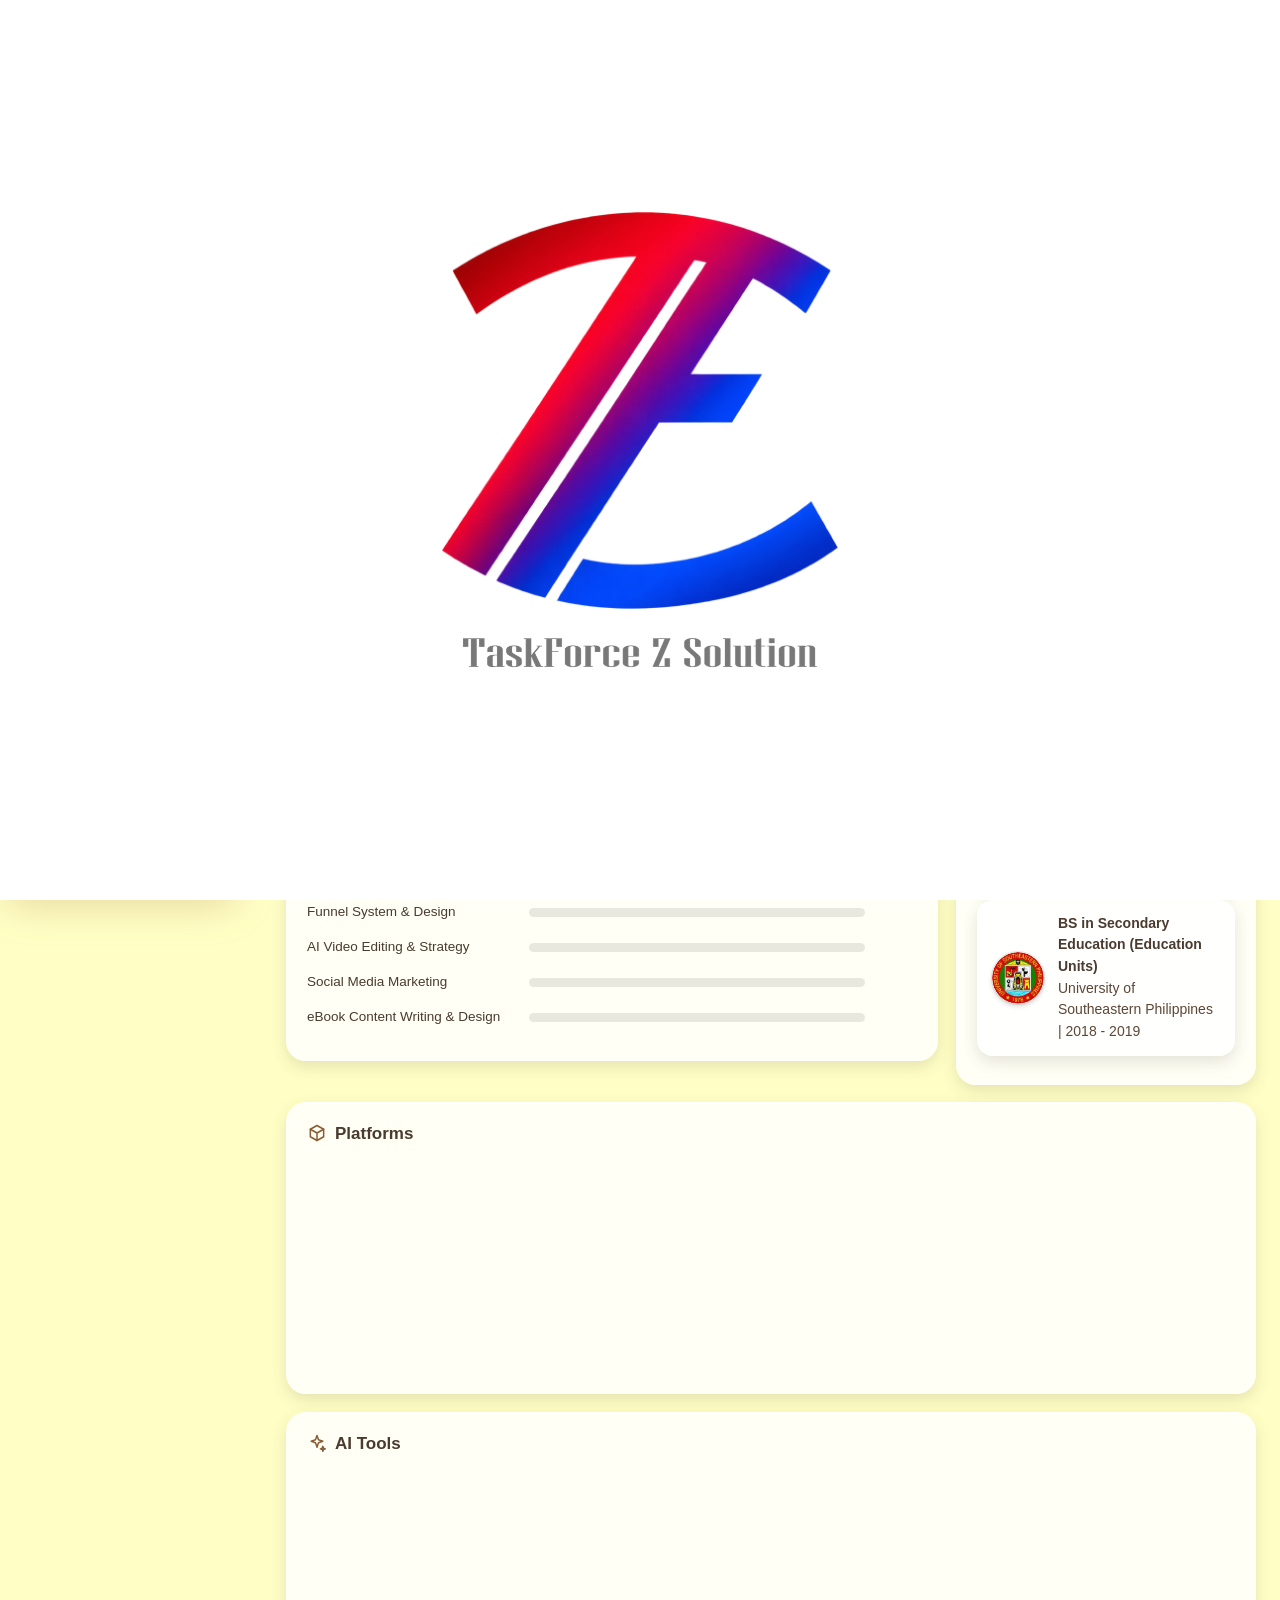
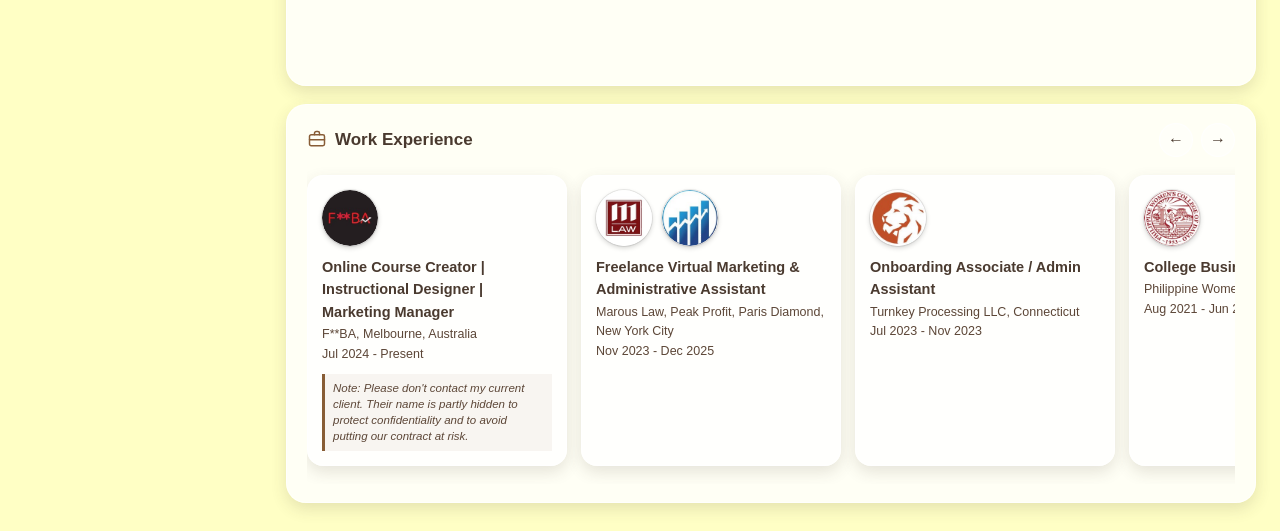
<file: index.html>
<!DOCTYPE html>
<html lang="en" data-home>
<head>
<meta charset="utf-8">
<meta name="viewport" content="width=device-width, initial-scale=1, viewport-fit=cover">
<title>VA Carlo G. | LearnWorlds Academy Specialist: Online Courses, Funnels, Websites &amp; AI Video</title>
<meta name="description" content="VA Carlo G. is a LearnWorlds Academy Specialist, Multi-skilled Digital Marketing Professional, Educator, and Entrepreneur passionate about helping coaches and training providers build scalable digital businesses.">
<meta name="author" content="VA Carlo G.">
<meta name="robots" content="index, follow, max-image-preview:large, max-snippet:-1">
<meta name="theme-color" content="#885D36">
<link rel="canonical" href="https://vacarlog.taskforcezsolution.com/">
<link rel="icon" type="image/svg+xml" href="favicon.svg">
<link rel="icon" href="data:image/svg+xml,%3Csvg%20xmlns=%22http://www.w3.org/2000/svg%22%20viewBox=%22-20%20-20%201285%201288%22%3E%3Cdefs%3E%3ClinearGradient%20id=%22g%22%20x1=%220%22%20y1=%220%22%20x2=%221%22%20y2=%221%22%3E%3Cstop%20offset=%220%22%20stop-color=%22%23e11d2e%22/%3E%3Cstop%20offset=%22.5%22%20stop-color=%22%238b3fd1%22/%3E%3Cstop%20offset=%221%22%20stop-color=%22%230a6cff%22/%3E%3C/linearGradient%3E%3C/defs%3E%3Cpath%20fill=%22url%28%23g%29%22%20fill-rule=%22evenodd%22%20d=%22M1245%2C1071L1176%2C934L1171%2C927L1142%2C949L1104%2C974L1061%2C999L1014%2C1023L971%2C1042L915%2C1063L830%2C1087L754%2C1101L697%2C1107L657%2C1109L610%2C1109L557%2C1106L499%2C1099L457%2C1091L380%2C1221L422%2C1230L479%2C1239L584%2C1248L696%2C1247L756%2C1242L827%2C1232L891%2C1219L942%2C1206L1045%2C1172L1101%2C1149L1152%2C1125L1208%2C1095L1240%2C1076ZM1243%2C174L1173%2C134L1082%2C91L1000%2C60L919%2C36L848%2C20L754%2C6L670%2C0L590%2C0L526%2C4L440%2C15L361%2C31L288%2C51L213%2C77L144%2C106L85%2C135L14%2C176L12%2C179L91%2C324L141%2C288L217%2C243L275%2C215L335%2C191L409%2C168L471%2C154L548%2C143L589%2C140L599%2C141L537%2C242L0%2C1063L81%2C1111L144%2C1142L147%2C1141L273%2C942L452%2C665L790%2C155L795%2C154L828%2C161L828%2C165L732%2C308L176%2C1155L180%2C1158L245%2C1183L304%2C1202L343%2C1212L685%2C668L688%2C666L904%2C667L1012%2C502L793%2C500L870%2C380L981%2C213L984%2C212L1005%2C221L1068%2C253L1121%2C285L1172%2C321L1245%2C177Z%22/%3E%3C/svg%3E">
<meta property="og:type" content="website">
<meta property="og:site_name" content="TaskForce Z Solution">
<meta property="og:title" content="VA Carlo G. | LearnWorlds Academy Specialist: Online Courses, Funnels, Websites &amp; AI Video">
<meta property="og:description" content="VA Carlo G. is a LearnWorlds Academy Specialist, Multi-skilled Digital Marketing Professional, Educator, and Entrepreneur passionate about helping coaches and training providers build scalable digital businesses.">
<meta property="og:url" content="https://vacarlog.taskforcezsolution.com/">
<meta property="og:image" content="https://vacarlog.taskforcezsolution.com/assets/img/image-002.jpg">
<meta property="og:image:alt" content="VA Carlo G.">
<meta name="twitter:card" content="summary_large_image">
<meta name="twitter:title" content="VA Carlo G. | LearnWorlds Academy Specialist: Online Courses, Funnels, Websites &amp; AI Video">
<meta name="twitter:description" content="VA Carlo G. is a LearnWorlds Academy Specialist, Multi-skilled Digital Marketing Professional, Educator, and Entrepreneur passionate about helping coaches and training providers build scalable digital businesses.">
<meta name="twitter:image" content="https://vacarlog.taskforcezsolution.com/assets/img/image-002.jpg">
<script type="application/ld+json">{"@context":"https://schema.org","@graph":[{"@type":"Person","@id":"https://vacarlog.taskforcezsolution.com/#person","name":"VA Carlo G.","url":"https://vacarlog.taskforcezsolution.com/","image":"https://vacarlog.taskforcezsolution.com/assets/img/image-002.jpg","jobTitle":"LearnWorlds Academy Specialist & Digital Marketing Professional","worksFor":{"@type":"Organization","name":"TaskForce Z Solution","url":"https://www.taskforcezsolution.com"},"sameAs":["https://www.linkedin.com/in/va-carlo-g-founder-taskforce-z-solution","https://www.facebook.com/tagumenyova"],"knowsAbout":["LearnWorlds","Instructional design","Online course creation","Sales funnels","Website design","Social media marketing","eBook writing and design","AI video editing"]},{"@type":"WebSite","@id":"https://vacarlog.taskforcezsolution.com/#website","url":"https://vacarlog.taskforcezsolution.com/","name":"VA Carlo G. | TaskForce Z Solution","publisher":{"@id":"https://vacarlog.taskforcezsolution.com/#person"}},{"@type":"FAQPage","mainEntity":[{"@type":"Question","name":"What services do you offer?","acceptedAnswer":{"@type":"Answer","text":"Website design, social media marketing, sales funnels, eBook writing and design, online course building with instructional design, and AI video editing and strategy."}},{"@type":"Question","name":"How do we get started?","acceptedAnswer":{"@type":"Answer","text":"Send a message or book a call below. We talk about your goals, then agree on the scope and next steps."}},{"@type":"Question","name":"Can you build my whole online academy?","acceptedAnswer":{"@type":"Answer","text":"Yes. I design the course structure and lessons, build the academy, and set up the website and funnel around it."}},{"@type":"Question","name":"Which platforms do you use?","acceptedAnswer":{"@type":"Answer","text":"LearnWorlds, Kajabi, Kartra, Leadpages, WordPress and more."}},{"@type":"Question","name":"How much does it cost?","acceptedAnswer":{"@type":"Answer","text":"It depends on the scope. After a short call I send a clear quote."}},{"@type":"Question","name":"Do you work with clients abroad?","acceptedAnswer":{"@type":"Answer","text":"Yes. I work fully remote with clients in the US and Australia."}},{"@type":"Question","name":"Is my business information kept private?","acceptedAnswer":{"@type":"Answer","text":"Yes. Client work and details stay confidential."}}]}]}</script>
<link rel="preconnect" href="https://fonts.googleapis.com"><link rel="preconnect" href="https://fonts.gstatic.com" crossorigin><link href="https://fonts.googleapis.com/css2?family=Geist:wght@100..900&display=swap" rel="stylesheet" media="print" onload="this.media='all'"><noscript><link href="https://fonts.googleapis.com/css2?family=Geist:wght@100..900&display=swap" rel="stylesheet"></noscript>
<link rel="stylesheet" href="assets/css/site.css">
<script>(function(){var d=document.documentElement,c=navigator.connection||{},w=innerWidth<900||matchMedia("(pointer:coarse)").matches,low=c.saveData||/(^|-)2g$/.test(c.effectiveType||"")||(navigator.deviceMemory&&navigator.deviceMemory<=4)||(navigator.hardwareConcurrency&&navigator.hardwareConcurrency<=4);
if(w||low)d.classList.add("lite");
var home=d.hasAttribute("data-home"),seen=false;try{seen=sessionStorage.getItem("intro_seen")==="1";if(home)sessionStorage.setItem("intro_seen","1")}catch(e){}
if(!matchMedia("(prefers-reduced-motion: reduce)").matches&&!seen&&home)d.classList.add("intro-on")})();try{if(sessionStorage.getItem("sp")==="1"){sessionStorage.removeItem("sp");d.classList.add("sp-pending");setTimeout(function(){d.classList.remove("sp-pending")},2500)}}catch(e){}</script>
<script type="importmap">{"imports":{"three":"https://cdn.jsdelivr.net/npm/three@0.186.1/build/three.module.min.js","three/addons/":"https://cdn.jsdelivr.net/npm/three@0.186.1/examples/jsm/"}}</script>
</head>
<body>
<div id="intro" aria-hidden="true"><div class="stage"><div class="scene"><div class="flip">
<div class="face logo"><div class="mk"><svg class="mark" viewBox="0 0 1245 1248"><defs><linearGradient id="ig1" x1="0" y1="0" x2="1" y2="1"><stop offset="0" stop-color="#ff1744"/><stop offset=".5" stop-color="#8b3dff"/><stop offset="1" stop-color="#0a6cff"/></linearGradient><linearGradient id="ig2" x1="0" y1="0" x2="1" y2="1"><stop offset="0" stop-color="#8b0a1a"/><stop offset=".5" stop-color="#43208f"/><stop offset="1" stop-color="#0a2a8b"/></linearGradient></defs><path class="sd" pathLength="1" fill-rule="evenodd" d="M1245,1071L1176,934L1171,927L1142,949L1104,974L1061,999L1014,1023L971,1042L915,1063L830,1087L754,1101L697,1107L657,1109L610,1109L557,1106L499,1099L457,1091L380,1221L422,1230L479,1239L584,1248L696,1247L756,1242L827,1232L891,1219L942,1206L1045,1172L1101,1149L1152,1125L1208,1095L1240,1076ZM1243,174L1173,134L1082,91L1000,60L919,36L848,20L754,6L670,0L590,0L526,4L440,15L361,31L288,51L213,77L144,106L85,135L14,176L12,179L91,324L141,288L217,243L275,215L335,191L409,168L471,154L548,143L589,140L599,141L537,242L0,1063L81,1111L144,1142L147,1141L273,942L452,665L790,155L795,154L828,161L828,165L732,308L176,1155L180,1158L245,1183L304,1202L343,1212L685,668L688,666L904,667L1012,502L793,500L870,380L981,213L984,212L1005,221L1068,253L1121,285L1172,321L1245,177Z"/><path class="st" pathLength="1" fill-rule="evenodd" d="M1245,1071L1176,934L1171,927L1142,949L1104,974L1061,999L1014,1023L971,1042L915,1063L830,1087L754,1101L697,1107L657,1109L610,1109L557,1106L499,1099L457,1091L380,1221L422,1230L479,1239L584,1248L696,1247L756,1242L827,1232L891,1219L942,1206L1045,1172L1101,1149L1152,1125L1208,1095L1240,1076ZM1243,174L1173,134L1082,91L1000,60L919,36L848,20L754,6L670,0L590,0L526,4L440,15L361,31L288,51L213,77L144,106L85,135L14,176L12,179L91,324L141,288L217,243L275,215L335,191L409,168L471,154L548,143L589,140L599,141L537,242L0,1063L81,1111L144,1142L147,1141L273,942L452,665L790,155L795,154L828,161L828,165L732,308L176,1155L180,1158L245,1183L304,1202L343,1212L685,668L688,666L904,667L1012,502L793,500L870,380L981,213L984,212L1005,221L1068,253L1121,285L1172,321L1245,177Z"/></svg><img class="mk-img" alt="" src="assets/img/intro-logo.webp" width="800" height="802"></div><img class="wm" alt="" src="assets/img/image-001.png"></div>
<div class="face back-face"><div class="pface"></div></div>
</div></div><div class="ref"></div><div class="tagw"><div class="tag"><span class="o">Hey it&rsquo;s me,</span> <span class="em">VA Carlo G.</span></div></div></div></div>

<div id="tr" aria-hidden="true"></div>
<button class="tg2" type="button" role="switch" aria-checked="false" aria-label="Dark theme"><span class="tgk"><svg viewBox="0 0 24 24" fill="none" stroke="currentColor" stroke-width="2.4" stroke-linecap="round" stroke-linejoin="round"><circle cx="12" cy="12" r="4"/><path d="M12 2v2M12 20v2M4.9 4.9l1.4 1.4M17.7 17.7l1.4 1.4M2 12h2M20 12h2M4.9 19.1l1.4-1.4M17.7 6.3l1.4-1.4"/></svg><svg viewBox="0 0 24 24" fill="none" stroke="currentColor" stroke-width="2.4" stroke-linecap="round" stroke-linejoin="round"><path d="M21 12.8A9 9 0 1 1 11.2 3a7 7 0 0 0 9.8 9.8z"/></svg></span></button>
<header class="top"><a class="btn wt" href="#contact" data-cal>Let's Work Together!</a></header>
<div class="avatar" role="img" aria-label="VA Carlo G. profile photo">BC</div>
<button class="menu" id="menu" type="button" aria-label="Open menu" aria-expanded="false" aria-controls="side"><svg viewBox="0 0 24 24" fill="none" stroke="currentColor" stroke-width="2.2" stroke-linecap="round" aria-hidden="true"><line x1="4" y1="7" x2="20" y2="7"/><line x1="4" y1="12" x2="20" y2="12"/><line x1="4" y1="17" x2="20" y2="17"/></svg></button>
<nav id="side" aria-label="Main"></nav>
<div id="scrim" class="scrim" aria-hidden="true"></div><button class="edge-tab" id="edgeTab" type="button" aria-label="Open menu" tabindex="-1"></button>

<main id="view" tabindex="-1"><h1>Turn your expertise into online courses, websites, sales funnels, eBooks, AI videos and social content</h1><p>Great ideas shouldn't stay stuck in your head. Let's shape what you know into something people can find, trust and happily pay for.</p><section class="card"><h2>About Me</h2><p>VA Carlo G. is a LearnWorlds Academy Specialist, Multi-skilled Digital Marketing Professional, Educator, and Entrepreneur passionate about helping coaches and training providers build scalable digital businesses.</p><p><a href="about.html">Read more</a></p></section><section class="card"><h2>Services</h2><ul><li><a href="services/website-design.html"><strong>Website Designer</strong></a>: Websites that turn visitors into clients. Clean, fast sites for coaches and training providers, built to explain your offer and bring in inquiries.</li><li><a href="services/social-media-marketing.html"><strong>Social Media Marketing</strong></a>: Content that keeps your audience engaged. Posts, audits, and campaigns that build trust and start conversations with the right people.</li><li><a href="services/funnel-system-design.html"><strong>Funnel System &amp; Design</strong></a>: A clear path from first click to enrolled client. Landing pages, email sequences, and checkout flows that move people toward your offer.</li><li><a href="services/ebook-writing-design.html"><strong>eBook Content Writing &amp; Design</strong></a>: eBooks that put your expertise in readers&#x27; hands. Researched writing and clean layouts for lead magnets, guides, and paid products.</li><li><a href="services/online-course-builder-instructional-design.html"><strong>Online Course Builder &amp; Instructional Design</strong></a>: Courses people actually finish. Structured modules, lessons, and assessments built on instructional design and delivered through your online academy.</li><li><a href="services/ai-video-editing-strategy.html"><strong>AI Video Editing &amp; Strategy</strong></a>: Faster video, with a plan behind it. AI-assisted editing and a content strategy so every video has a job to do.</li></ul></section><section class="card"><h2>Skills &amp; Expertise</h2><ul><li>Online Course Builder &amp; Instructional Design (95%)</li><li>Website Designer (88%)</li><li>Funnel System &amp; Design (83%)</li><li>AI Video Editing &amp; Strategy (66%)</li><li>Social Media Marketing (83%)</li><li>eBook Content Writing &amp; Design (88%)</li></ul></section><section class="card"><h2>Education</h2><ul><li><strong>Master in Business Administration (MBA)</strong> - University of Mindanao, 2020 - Present (thesis ongoing)</li><li><strong>BSBA Major in Financial Management</strong> - University of Mindanao, 2011 - 2015</li><li><strong>BS in Secondary Education (Education Units)</strong> - University of Southeastern Philippines, 2018 - 2019</li></ul></section><section class="card"><h2>Work Experience</h2><h3>Online Course Creator | Instructional Designer | Marketing Manager</h3><p>F**BA, Melbourne, Australia | Jul 2024 - Present</p><ul><li>Created online courses and learning programs for banks and business bankers</li><li>Designed course structures, modules, lessons, and assessments</li><li>Built and managed online academies and membership programs</li><li>Developed websites, landing pages, funnels, and marketing materials</li><li>Ran social media and email campaigns; supported digital product launches</li></ul><h3>Freelance Virtual Marketing &amp; Administrative Assistant</h3><p>Marous Law, Peak Profit, Paris Diamond, New York City | Nov 2023 - Dec 2025</p><ul><li>Managed integrated marketing for 3 clients, increasing lead inquiries by 20% in 6 months</li><li>Authored 50+ SEO-optimized articles and posts, boosting website traffic by 15%</li><li>Ran social media audits and competitor analysis, improving engagement by 25%</li></ul><h3>Onboarding Associate / Admin Assistant</h3><p>Turnkey Processing LLC, Connecticut | Jul 2023 - Nov 2023</p><ul><li>Onboarded US merchants to Fiserv, Micamp, Sinergy, and Signapay</li><li>Backup bookkeeping: credit memos, invoices, deposits, bank reconciliation</li></ul><h3>College Business Instructor</h3><p>Philippine Womens College of Davao | Aug 2021 - Jun 2023</p><ul><li>Finance Management, Human Resource Management, Marketing Management</li></ul><h3>College Business Instructor</h3><p>Davao del Sur State College | Feb 2022 - Jan 2023</p><ul><li>Finance Management, Human Resource Management, Marketing Management</li></ul><h3>College Business Instructor</h3><p>CARD MRI Development Institution | Jun 2019 - Jun 2021</p><ul><li>Finance Management, Human Resource Management, Marketing Management</li></ul><h3>Senior High School Teacher</h3><p>Tagum City College of Science &amp; Tech Foundation | Jun 2018 - May 2019</p><ul><li>Entrepreneurship; Statistics and Probability</li></ul><h3>Accounts Receivable Assistant</h3><p>GV Appliance Corporation | Jun 2015 - Jun 2017</p><ul><li>Credit and debit memos, A/R reports and aging</li></ul></section><section class="card"><h2>Platforms</h2><p>LearnWorlds, Kajabi, Leadpages, Kartra, WordPress, QuickBooks, Xero, DocuSign, Freshservice, Freshsales, ClickUp, Zapier, Google Workspace, Mailchimp, GoHighLevel, Systeme.io, Notion, Meta Business, HubSpot, Search Console, Google Analytics, Calendly, Photoshop, Illustrator, Tally, Dripify</p><h2>AI Tools</h2><p>Claude, ChatGPT, Gemini, DeepSeek AI, Perplexity, Midjourney, ElevenLabs, Envato, Descript, Runway, CapCut, HeyGen, Canva, Opus Clip, Synthesia, Veed, Notion AI, Zapier AI</p></section></main>
<div id="lbx" class="modal lbx" hidden role="dialog" aria-modal="true" aria-label="Image preview"><button class="mx" aria-label="Close">&times;</button><img alt="Preview"></div>
<div id="calmodal" class="modal" hidden role="dialog" aria-modal="true" aria-label="Book a call"><div class="mbox"><button class="mx" aria-label="Close">&times;</button><iframe title="Book a call with VA Carlo G."></iframe><p class="sub2">Calendar not loading? <a id="calnew" target="_blank" rel="noopener">Open it in a new tab</a>.</p></div></div>
<div id="cc" class="cc" role="dialog" aria-live="polite" aria-labelledby="cc-t" aria-describedby="cc-d" hidden>
<div class="cc-ic" aria-hidden="true"><svg viewBox="0 0 24 24" fill="none" stroke="currentColor" stroke-width="1.8" stroke-linecap="round" stroke-linejoin="round"><path d="M12 2a10 10 0 1 0 10 10 4 4 0 0 1-5-5 4 4 0 0 1-5-5"/><path d="M8.5 8.5v.01M16 15.5v.01M12 12v.01M11 17v.01M7 14v.01"/></svg></div>
<div class="cc-tx"><h2 id="cc-t">We value your privacy</h2><p id="cc-d">This website uses cookies to improve your experience, remember your preferences and understand how the site is used. Read our <a href="privacy-policy.html" class="cc-pp" target="_blank" rel="noopener">Privacy Policy</a> to learn more.</p></div>
<div class="cc-bt"><button type="button" class="cc-b rej" data-cc="rejected">Reject All</button><button type="button" class="cc-b acc" data-cc="accepted">Accept All</button></div>
</div>

<script src="assets/js/app.js" defer></script>
<script src="assets/js/intro.js" defer></script>
<script src="assets/js/consent.js" defer></script>
<script type="module" src="assets/js/ripple.js"></script>
<!--Start of Tawk.to Script-->
<script type="text/javascript">
var Tawk_API=Tawk_API||{}, Tawk_LoadStart=new Date();
(function(){var loaded=false;function load(){if(loaded)return;loaded=true;
var s1=document.createElement("script"),s0=document.getElementsByTagName("script")[0];
s1.async=true;
s1.src='https://embed.tawk.to/6af6f74953d1b53c46069f4e/1k7abbuha';
s1.charset='UTF-8';
s1.setAttribute('crossorigin','*');
s0.parentNode.insertBefore(s1,s0);}
["pointerdown","pointermove","scroll","keydown","touchstart"].forEach(function(e){addEventListener(e,load,{once:true,passive:true})});
setTimeout(load,8000);})();
</script>
<!--End of Tawk.to Script-->
</body>
</html>
</file>
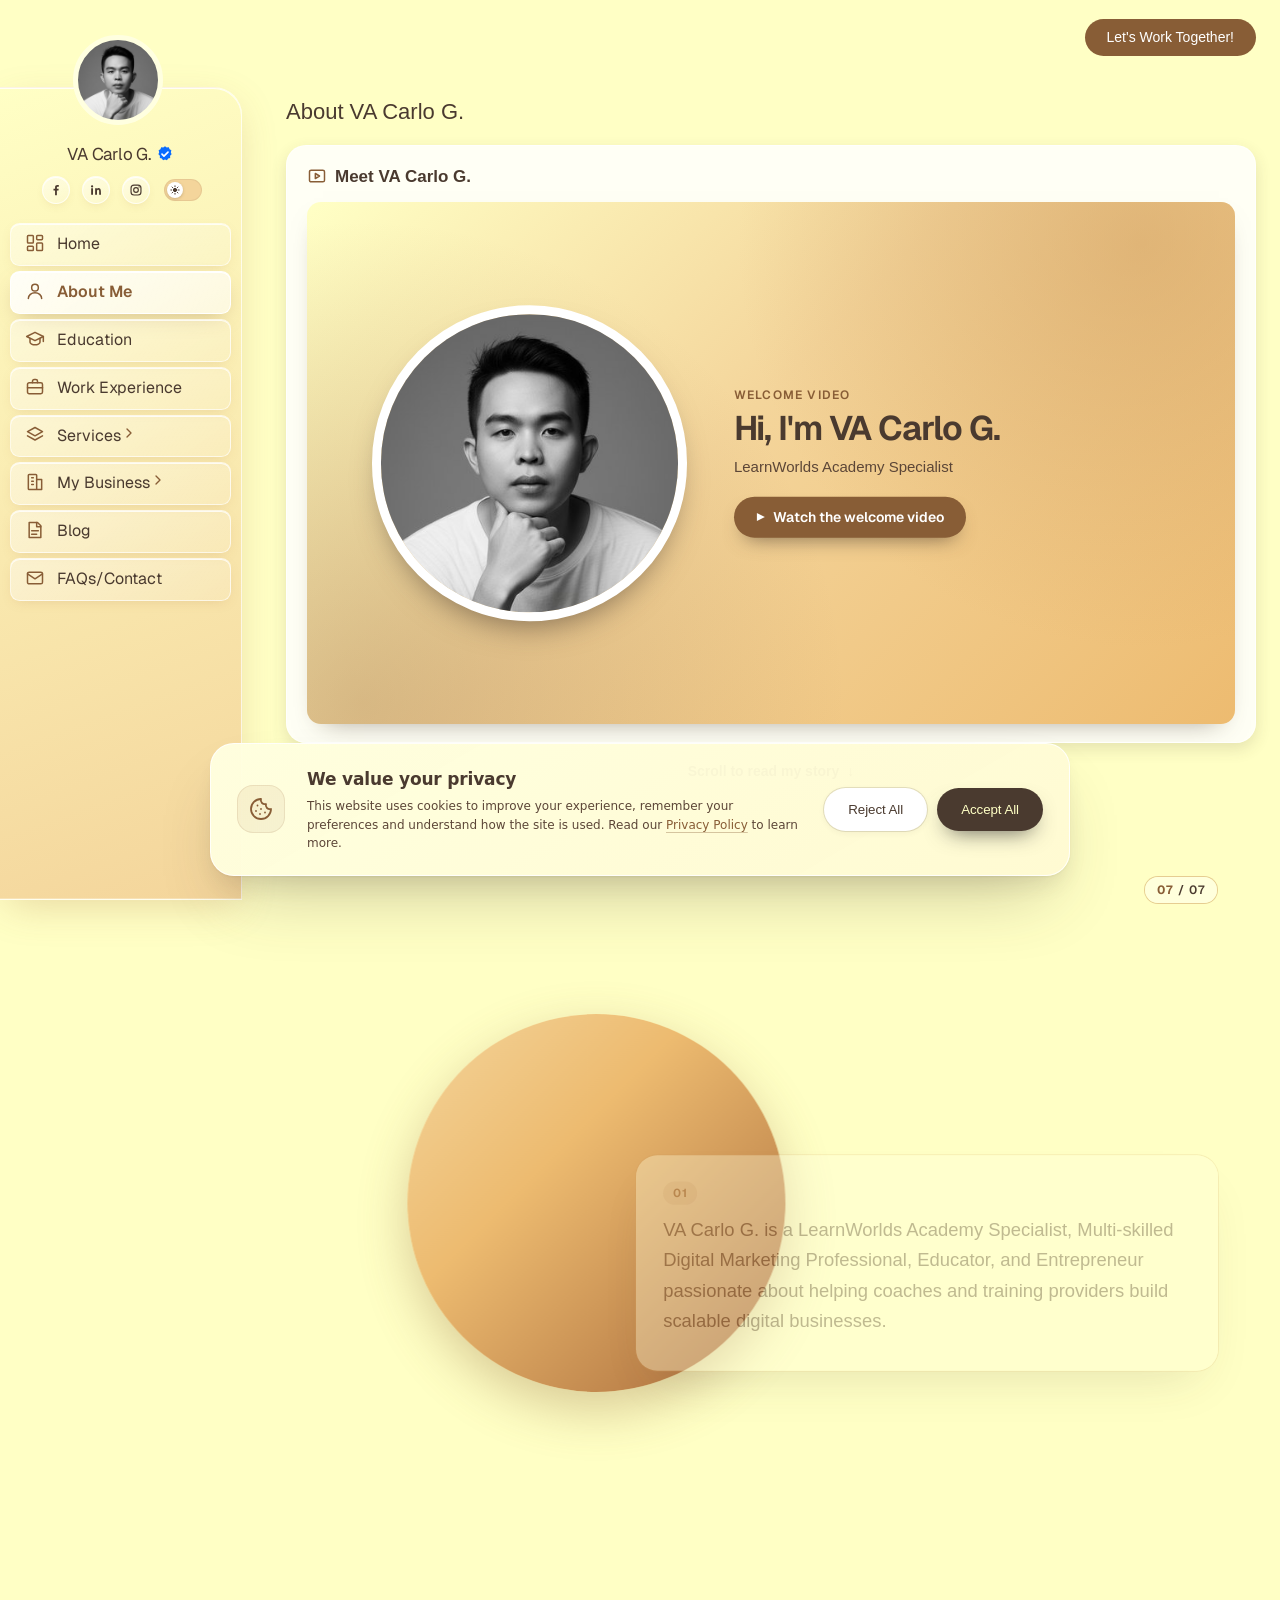
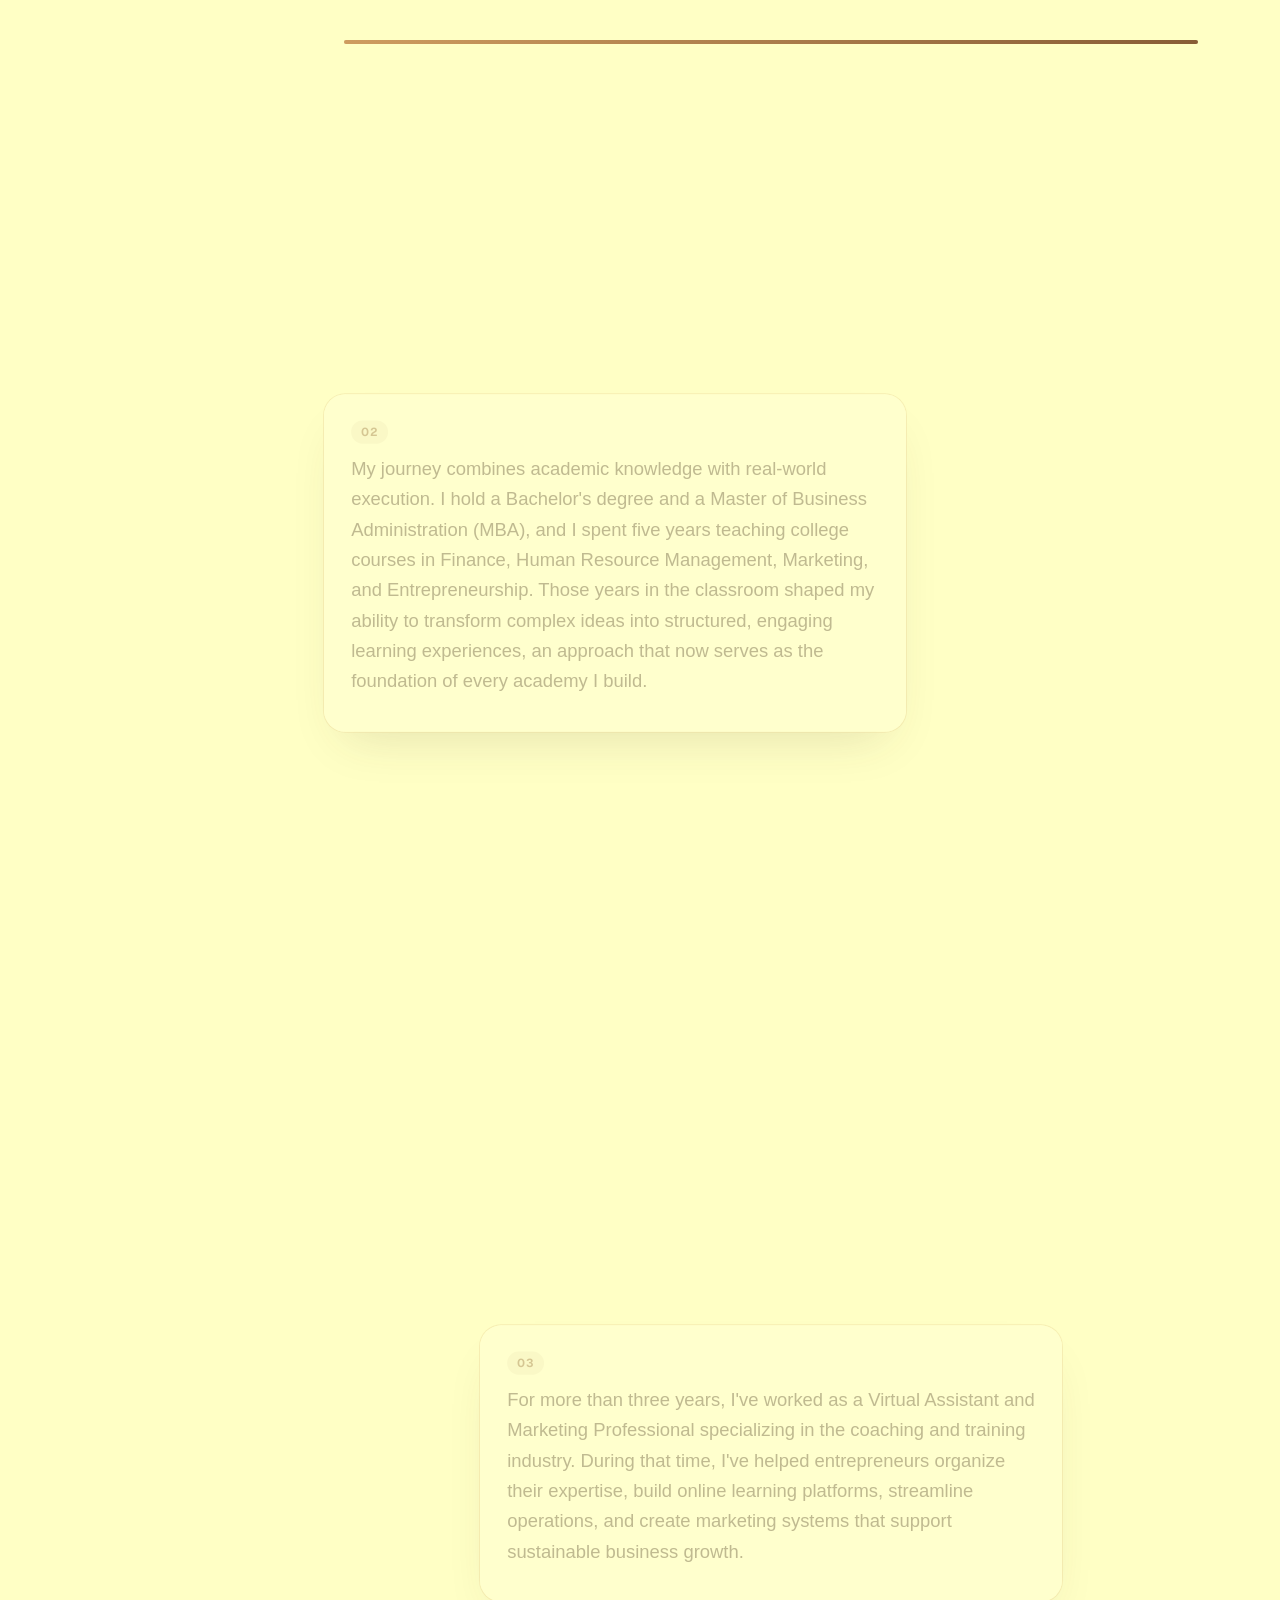
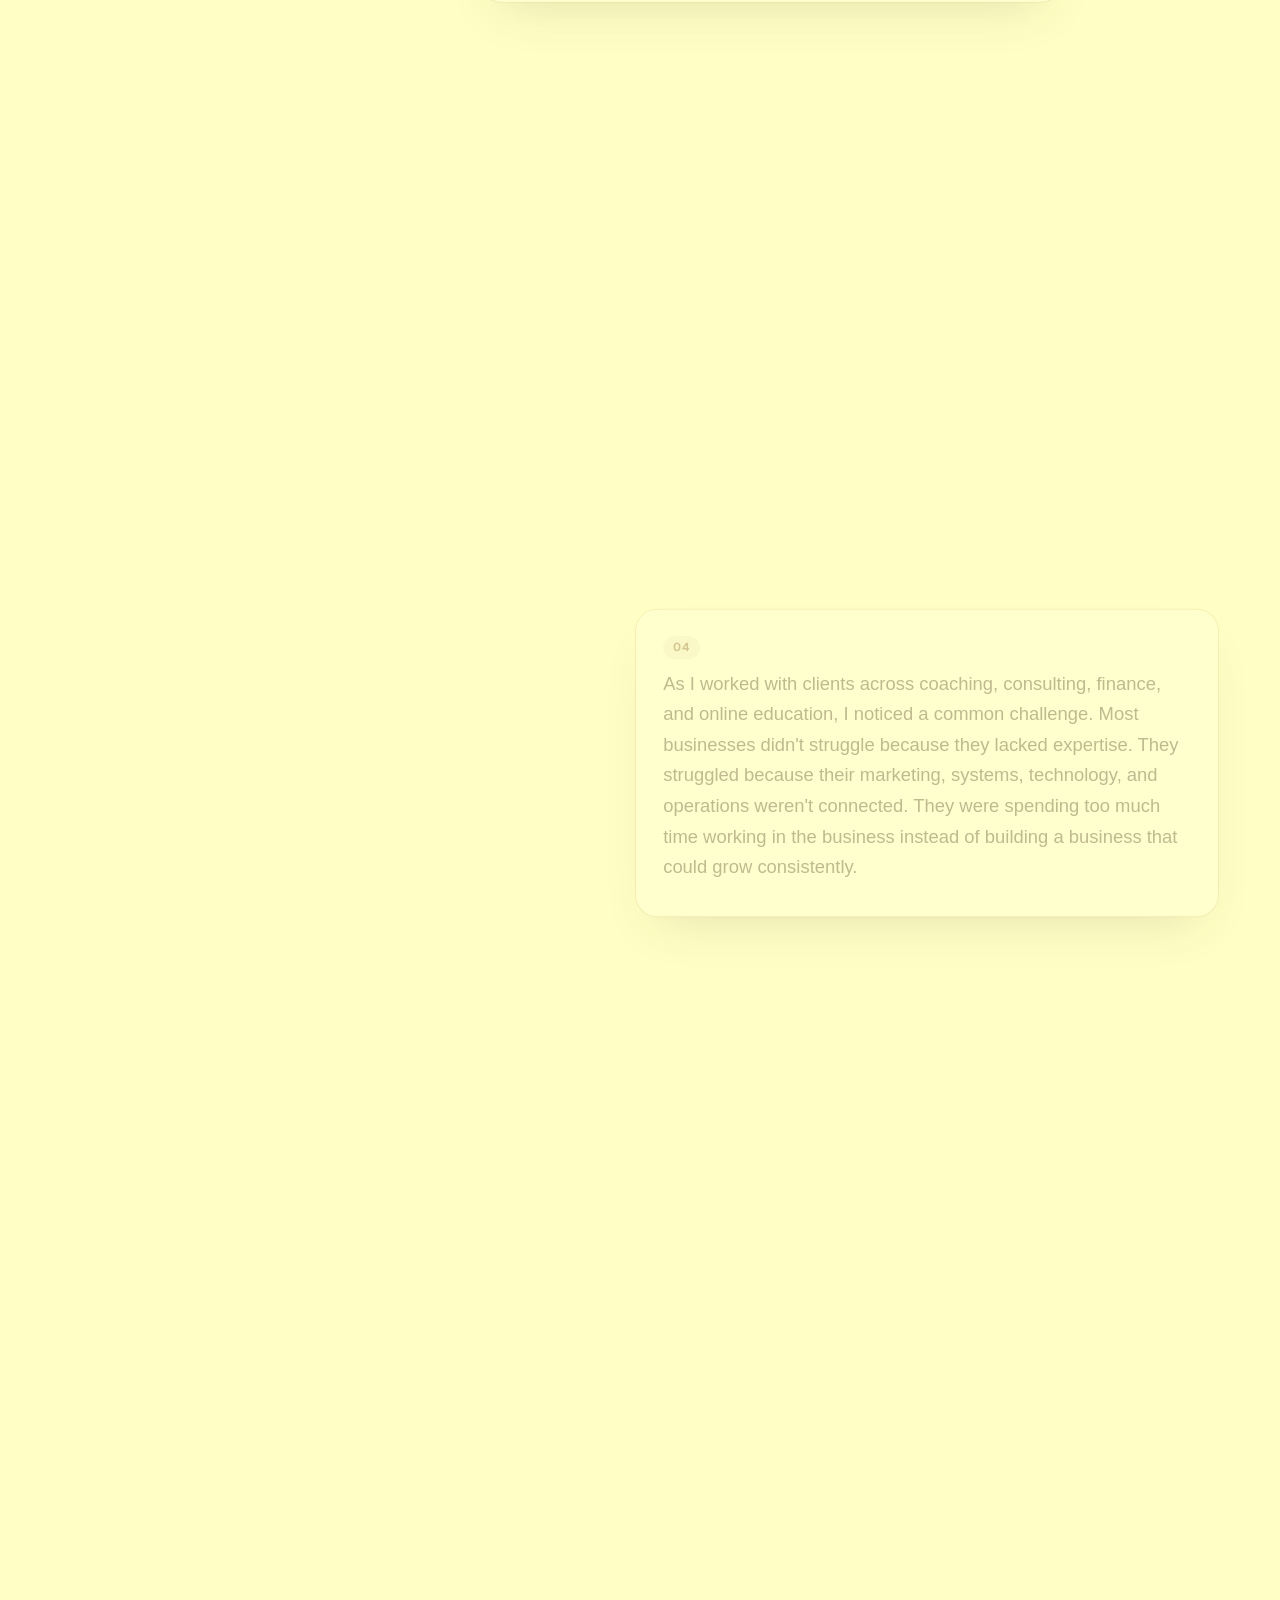
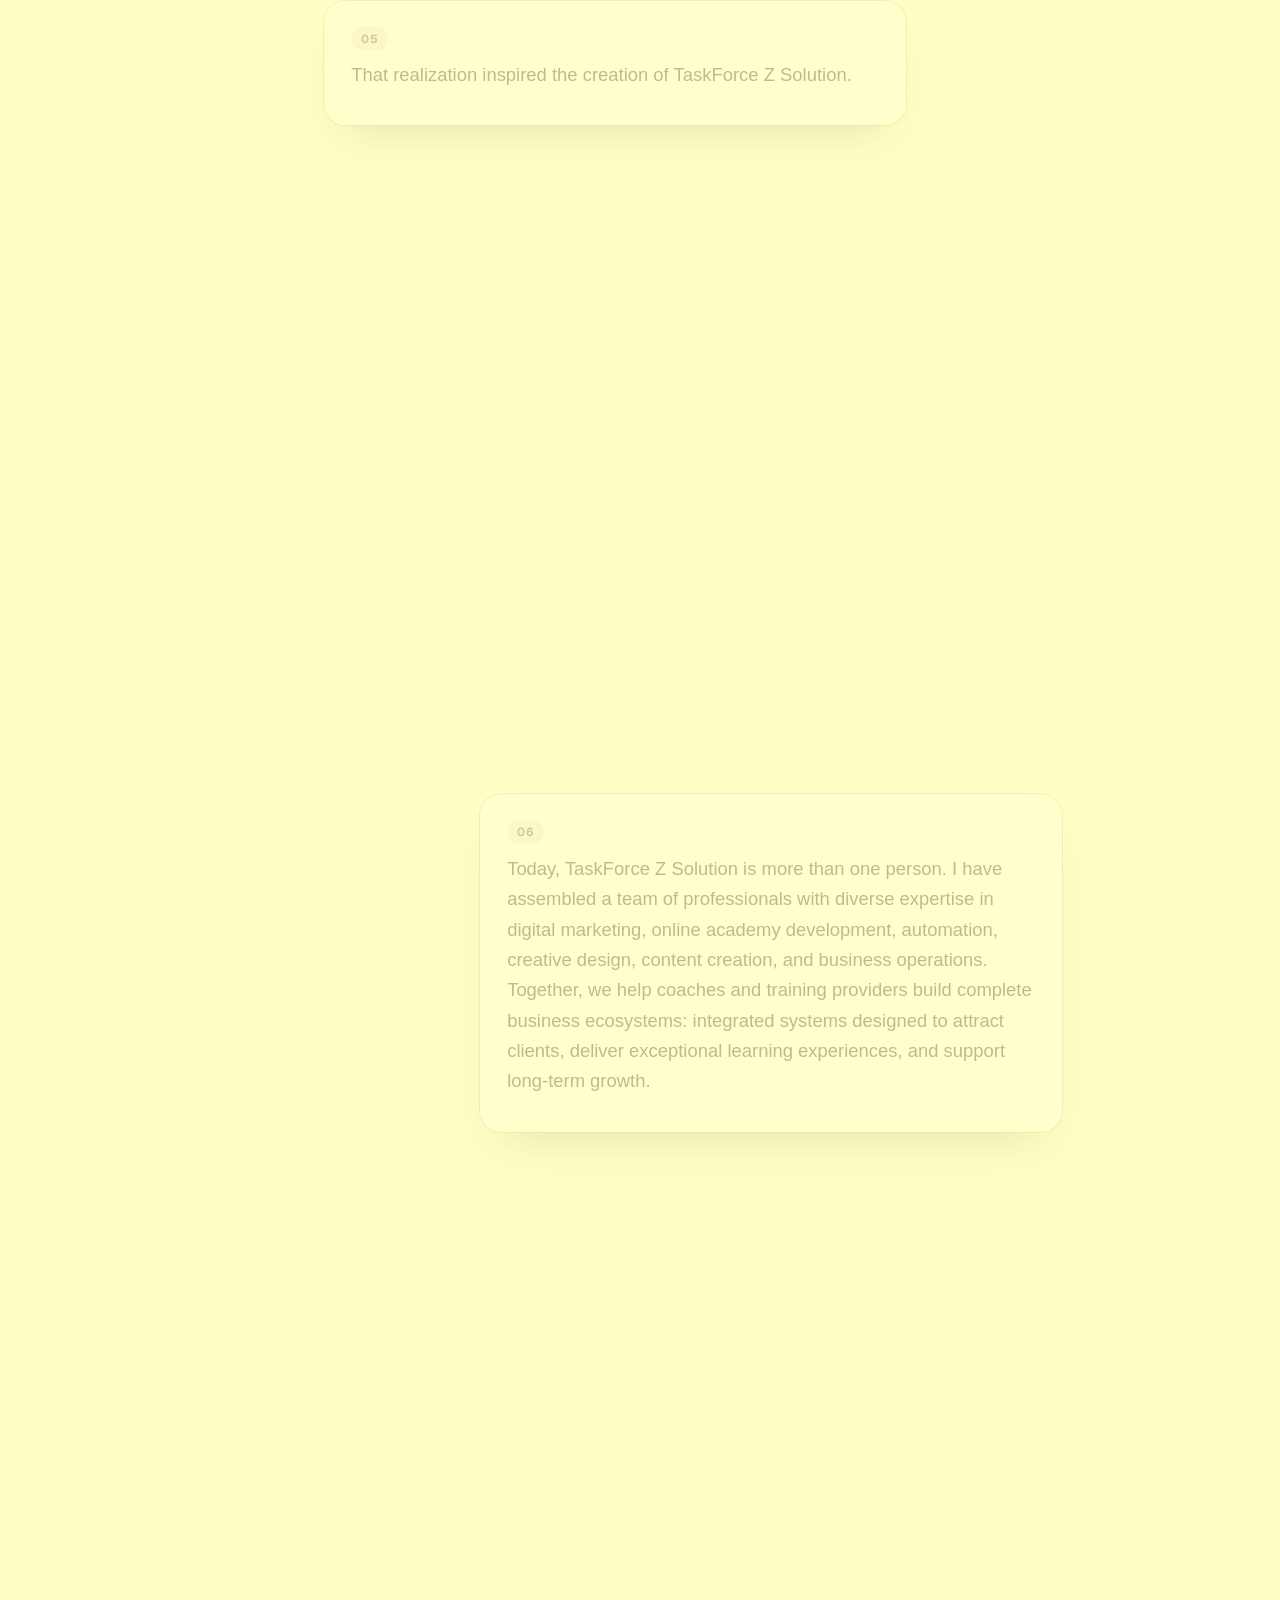
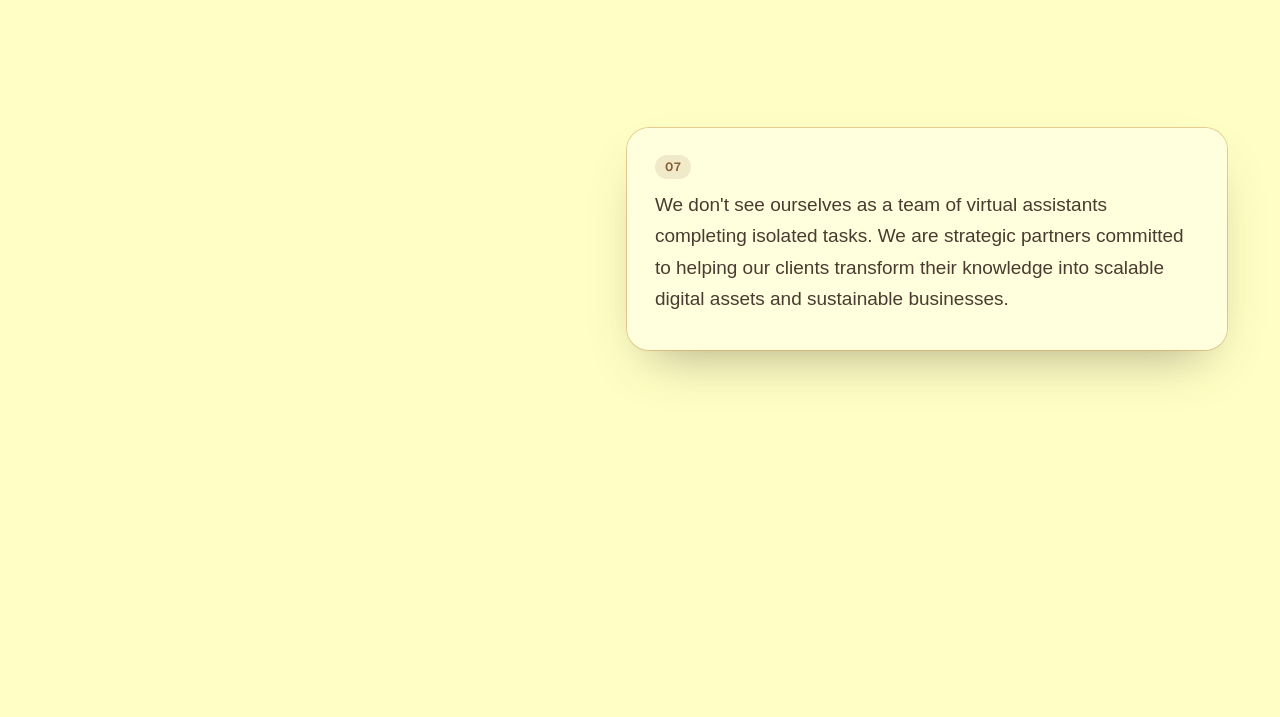
<file: about.html>
<!DOCTYPE html>
<html lang="en">
<head>
<meta charset="utf-8">
<meta name="viewport" content="width=device-width, initial-scale=1, viewport-fit=cover">
<base href="./">
<title>About VA Carlo G. | LearnWorlds Academy Specialist &amp; Digital Marketer</title>
<meta name="description" content="VA Carlo G. is a LearnWorlds Academy Specialist, Multi-skilled Digital Marketing Professional, Educator, and Entrepreneur passionate about helping coaches and training providers build scalable digital businesses.">
<meta name="author" content="VA Carlo G.">
<meta name="robots" content="index, follow, max-image-preview:large, max-snippet:-1">
<meta name="theme-color" content="#885D36">
<link rel="canonical" href="https://vacarlog.taskforcezsolution.com/about.html">
<link rel="icon" type="image/svg+xml" href="favicon.svg">
<link rel="icon" href="data:image/svg+xml,%3Csvg%20xmlns=%22http://www.w3.org/2000/svg%22%20viewBox=%22-20%20-20%201285%201288%22%3E%3Cdefs%3E%3ClinearGradient%20id=%22g%22%20x1=%220%22%20y1=%220%22%20x2=%221%22%20y2=%221%22%3E%3Cstop%20offset=%220%22%20stop-color=%22%23e11d2e%22/%3E%3Cstop%20offset=%22.5%22%20stop-color=%22%238b3fd1%22/%3E%3Cstop%20offset=%221%22%20stop-color=%22%230a6cff%22/%3E%3C/linearGradient%3E%3C/defs%3E%3Cpath%20fill=%22url%28%23g%29%22%20fill-rule=%22evenodd%22%20d=%22M1245%2C1071L1176%2C934L1171%2C927L1142%2C949L1104%2C974L1061%2C999L1014%2C1023L971%2C1042L915%2C1063L830%2C1087L754%2C1101L697%2C1107L657%2C1109L610%2C1109L557%2C1106L499%2C1099L457%2C1091L380%2C1221L422%2C1230L479%2C1239L584%2C1248L696%2C1247L756%2C1242L827%2C1232L891%2C1219L942%2C1206L1045%2C1172L1101%2C1149L1152%2C1125L1208%2C1095L1240%2C1076ZM1243%2C174L1173%2C134L1082%2C91L1000%2C60L919%2C36L848%2C20L754%2C6L670%2C0L590%2C0L526%2C4L440%2C15L361%2C31L288%2C51L213%2C77L144%2C106L85%2C135L14%2C176L12%2C179L91%2C324L141%2C288L217%2C243L275%2C215L335%2C191L409%2C168L471%2C154L548%2C143L589%2C140L599%2C141L537%2C242L0%2C1063L81%2C1111L144%2C1142L147%2C1141L273%2C942L452%2C665L790%2C155L795%2C154L828%2C161L828%2C165L732%2C308L176%2C1155L180%2C1158L245%2C1183L304%2C1202L343%2C1212L685%2C668L688%2C666L904%2C667L1012%2C502L793%2C500L870%2C380L981%2C213L984%2C212L1005%2C221L1068%2C253L1121%2C285L1172%2C321L1245%2C177Z%22/%3E%3C/svg%3E">
<meta property="og:type" content="website">
<meta property="og:site_name" content="TaskForce Z Solution">
<meta property="og:title" content="About VA Carlo G. | LearnWorlds Academy Specialist &amp; Digital Marketer">
<meta property="og:description" content="VA Carlo G. is a LearnWorlds Academy Specialist, Multi-skilled Digital Marketing Professional, Educator, and Entrepreneur passionate about helping coaches and training providers build scalable digital businesses.">
<meta property="og:url" content="https://vacarlog.taskforcezsolution.com/about.html">
<meta property="og:image" content="https://vacarlog.taskforcezsolution.com/assets/img/image-002.jpg">
<meta property="og:image:alt" content="VA Carlo G.">
<meta name="twitter:card" content="summary_large_image">
<meta name="twitter:title" content="About VA Carlo G. | LearnWorlds Academy Specialist &amp; Digital Marketer">
<meta name="twitter:description" content="VA Carlo G. is a LearnWorlds Academy Specialist, Multi-skilled Digital Marketing Professional, Educator, and Entrepreneur passionate about helping coaches and training providers build scalable digital businesses.">
<meta name="twitter:image" content="https://vacarlog.taskforcezsolution.com/assets/img/image-002.jpg">
<script type="application/ld+json">{"@context":"https://schema.org","@graph":[{"@type":"ProfilePage","@id":"https://vacarlog.taskforcezsolution.com/about.html#page","url":"https://vacarlog.taskforcezsolution.com/about.html","mainEntity":{"@id":"https://vacarlog.taskforcezsolution.com/#person"}},{"@type":"Person","@id":"https://vacarlog.taskforcezsolution.com/#person","name":"VA Carlo G.","url":"https://vacarlog.taskforcezsolution.com/","image":"https://vacarlog.taskforcezsolution.com/assets/img/image-002.jpg","jobTitle":"LearnWorlds Academy Specialist & Digital Marketing Professional","worksFor":{"@type":"Organization","name":"TaskForce Z Solution","url":"https://www.taskforcezsolution.com"},"sameAs":["https://www.linkedin.com/in/va-carlo-g-founder-taskforce-z-solution","https://www.facebook.com/tagumenyova"],"knowsAbout":["LearnWorlds","Instructional design","Online course creation","Sales funnels","Website design","Social media marketing","eBook writing and design","AI video editing"]}]}</script>
<link rel="preconnect" href="https://fonts.googleapis.com"><link rel="preconnect" href="https://fonts.gstatic.com" crossorigin><link href="https://fonts.googleapis.com/css2?family=Geist:wght@100..900&display=swap" rel="stylesheet" media="print" onload="this.media='all'"><noscript><link href="https://fonts.googleapis.com/css2?family=Geist:wght@100..900&display=swap" rel="stylesheet"></noscript>
<link rel="stylesheet" href="assets/css/site.css">
<script>(function(){var d=document.documentElement,c=navigator.connection||{},w=innerWidth<900||matchMedia("(pointer:coarse)").matches,low=c.saveData||/(^|-)2g$/.test(c.effectiveType||"")||(navigator.deviceMemory&&navigator.deviceMemory<=4)||(navigator.hardwareConcurrency&&navigator.hardwareConcurrency<=4);
if(w||low)d.classList.add("lite");
var home=d.hasAttribute("data-home"),seen=false;try{seen=sessionStorage.getItem("intro_seen")==="1";if(home)sessionStorage.setItem("intro_seen","1")}catch(e){}
if(!matchMedia("(prefers-reduced-motion: reduce)").matches&&!seen&&home)d.classList.add("intro-on")})();try{if(sessionStorage.getItem("sp")==="1"){sessionStorage.removeItem("sp");d.classList.add("sp-pending");setTimeout(function(){d.classList.remove("sp-pending")},2500)}}catch(e){}</script>
<script type="importmap">{"imports":{"three":"https://cdn.jsdelivr.net/npm/three@0.186.1/build/three.module.min.js","three/addons/":"https://cdn.jsdelivr.net/npm/three@0.186.1/examples/jsm/"}}</script>
</head>
<body data-page="about">
<div id="tr" aria-hidden="true"></div>
<button class="tg2" type="button" role="switch" aria-checked="false" aria-label="Dark theme"><span class="tgk"><svg viewBox="0 0 24 24" fill="none" stroke="currentColor" stroke-width="2.4" stroke-linecap="round" stroke-linejoin="round"><circle cx="12" cy="12" r="4"/><path d="M12 2v2M12 20v2M4.9 4.9l1.4 1.4M17.7 17.7l1.4 1.4M2 12h2M20 12h2M4.9 19.1l1.4-1.4M17.7 6.3l1.4-1.4"/></svg><svg viewBox="0 0 24 24" fill="none" stroke="currentColor" stroke-width="2.4" stroke-linecap="round" stroke-linejoin="round"><path d="M21 12.8A9 9 0 1 1 11.2 3a7 7 0 0 0 9.8 9.8z"/></svg></span></button>
<header class="top"><a class="btn wt" href="#contact" data-cal>Let's Work Together!</a></header>
<div class="avatar" role="img" aria-label="VA Carlo G. profile photo">BC</div>
<button class="menu" id="menu" type="button" aria-label="Open menu" aria-expanded="false" aria-controls="side"><svg viewBox="0 0 24 24" fill="none" stroke="currentColor" stroke-width="2.2" stroke-linecap="round" aria-hidden="true"><line x1="4" y1="7" x2="20" y2="7"/><line x1="4" y1="12" x2="20" y2="12"/><line x1="4" y1="17" x2="20" y2="17"/></svg></button>
<nav id="side" aria-label="Main"></nav>
<div id="scrim" class="scrim" aria-hidden="true"></div><button class="edge-tab" id="edgeTab" type="button" aria-label="Open menu" tabindex="-1"></button>

<main id="view" tabindex="-1"><h1>About VA Carlo G.</h1><section class="card"><p>VA Carlo G. is a LearnWorlds Academy Specialist, Multi-skilled Digital Marketing Professional, Educator, and Entrepreneur passionate about helping coaches and training providers build scalable digital businesses.</p><p>My journey combines academic knowledge with real-world execution. I hold a Bachelor&#x27;s degree and a Master of Business Administration (MBA), and I spent five years teaching college courses in Finance, Human Resource Management, Marketing, and Entrepreneurship. Those years in the classroom shaped my ability to transform complex ideas into structured, engaging learning experiences, an approach that now serves as the foundation of every academy I build.</p><p>For more than three years, I&#x27;ve worked as a Virtual Assistant and Marketing Professional specializing in the coaching and training industry. During that time, I&#x27;ve helped entrepreneurs organize their expertise, build online learning platforms, streamline operations, and create marketing systems that support sustainable business growth.</p><p>As I worked with clients across coaching, consulting, finance, and online education, I noticed a common challenge. Most businesses didn&#x27;t struggle because they lacked expertise. They struggled because their marketing, systems, technology, and operations weren&#x27;t connected. They were spending too much time working in the business instead of building a business that could grow consistently.</p><p>That realization inspired the creation of TaskForce Z Solution.</p><p>Today, TaskForce Z Solution is more than one person. I have assembled a team of professionals with diverse expertise in digital marketing, online academy development, automation, creative design, content creation, and business operations. Together, we help coaches and training providers build complete business ecosystems: integrated systems designed to attract clients, deliver exceptional learning experiences, and support long-term growth.</p><p>We don&#x27;t see ourselves as a team of virtual assistants completing isolated tasks. We are strategic partners committed to helping our clients transform their knowledge into scalable digital assets and sustainable businesses.</p></section><section class="card"><h2>Education</h2><ul><li><strong>Master in Business Administration (MBA)</strong> - University of Mindanao, 2020 - Present (thesis ongoing)</li><li><strong>BSBA Major in Financial Management</strong> - University of Mindanao, 2011 - 2015</li><li><strong>BS in Secondary Education (Education Units)</strong> - University of Southeastern Philippines, 2018 - 2019</li></ul></section><section class="card"><h2>Licenses &amp; Certifications</h2><ul><li>Certified Bookkeeper (Accounting Certification &amp; Training Institution)</li><li>Certified Bookkeeper NC III (TESDA)</li><li>Certified QuickBooks Pro Advisor Online (Intuit)</li><li>Certified Xero Advisor</li><li>Cashflow Certificate (HP Life)</li><li>Profit and Loss (HP Life)</li><li>Reading Financial Statement (Corporate Finance Institute)</li><li>Introduction to Bookkeeping (Intuit QuickBooks)</li><li>Social Media Marketing, Copywriting, Graphic Design, WordPress and Marketing (Kurso Ph)</li></ul></section><section class="card"><h2>Services</h2><ul><li><a href="services/website-design.html">Website Designer</a></li><li><a href="services/social-media-marketing.html">Social Media Marketing</a></li><li><a href="services/funnel-system-design.html">Funnel System &amp; Design</a></li><li><a href="services/ebook-writing-design.html">eBook Content Writing &amp; Design</a></li><li><a href="services/online-course-builder-instructional-design.html">Online Course Builder &amp; Instructional Design</a></li><li><a href="services/ai-video-editing-strategy.html">AI Video Editing &amp; Strategy</a></li></ul></section></main>
<div id="lbx" class="modal lbx" hidden role="dialog" aria-modal="true" aria-label="Image preview"><button class="mx" aria-label="Close">&times;</button><img alt="Preview"></div>
<div id="calmodal" class="modal" hidden role="dialog" aria-modal="true" aria-label="Book a call"><div class="mbox"><button class="mx" aria-label="Close">&times;</button><iframe title="Book a call with VA Carlo G."></iframe><p class="sub2">Calendar not loading? <a id="calnew" target="_blank" rel="noopener">Open it in a new tab</a>.</p></div></div>
<div id="cc" class="cc" role="dialog" aria-live="polite" aria-labelledby="cc-t" aria-describedby="cc-d" hidden>
<div class="cc-ic" aria-hidden="true"><svg viewBox="0 0 24 24" fill="none" stroke="currentColor" stroke-width="1.8" stroke-linecap="round" stroke-linejoin="round"><path d="M12 2a10 10 0 1 0 10 10 4 4 0 0 1-5-5 4 4 0 0 1-5-5"/><path d="M8.5 8.5v.01M16 15.5v.01M12 12v.01M11 17v.01M7 14v.01"/></svg></div>
<div class="cc-tx"><h2 id="cc-t">We value your privacy</h2><p id="cc-d">This website uses cookies to improve your experience, remember your preferences and understand how the site is used. Read our <a href="privacy-policy.html" class="cc-pp" target="_blank" rel="noopener">Privacy Policy</a> to learn more.</p></div>
<div class="cc-bt"><button type="button" class="cc-b rej" data-cc="rejected">Reject All</button><button type="button" class="cc-b acc" data-cc="accepted">Accept All</button></div>
</div>

<script src="assets/js/app.js" defer></script>
<script src="assets/js/consent.js" defer></script>
<script type="module" src="assets/js/ripple.js"></script>
<!--Start of Tawk.to Script-->
<script type="text/javascript">
var Tawk_API=Tawk_API||{}, Tawk_LoadStart=new Date();
(function(){var loaded=false;function load(){if(loaded)return;loaded=true;
var s1=document.createElement("script"),s0=document.getElementsByTagName("script")[0];
s1.async=true;
s1.src='https://embed.tawk.to/6af6f74953d1b53c46069f4e/1k7abbuha';
s1.charset='UTF-8';
s1.setAttribute('crossorigin','*');
s0.parentNode.insertBefore(s1,s0);}
["pointerdown","pointermove","scroll","keydown","touchstart"].forEach(function(e){addEventListener(e,load,{once:true,passive:true})});
setTimeout(load,8000);})();
</script>
<!--End of Tawk.to Script-->
</body>
</html>
</file>
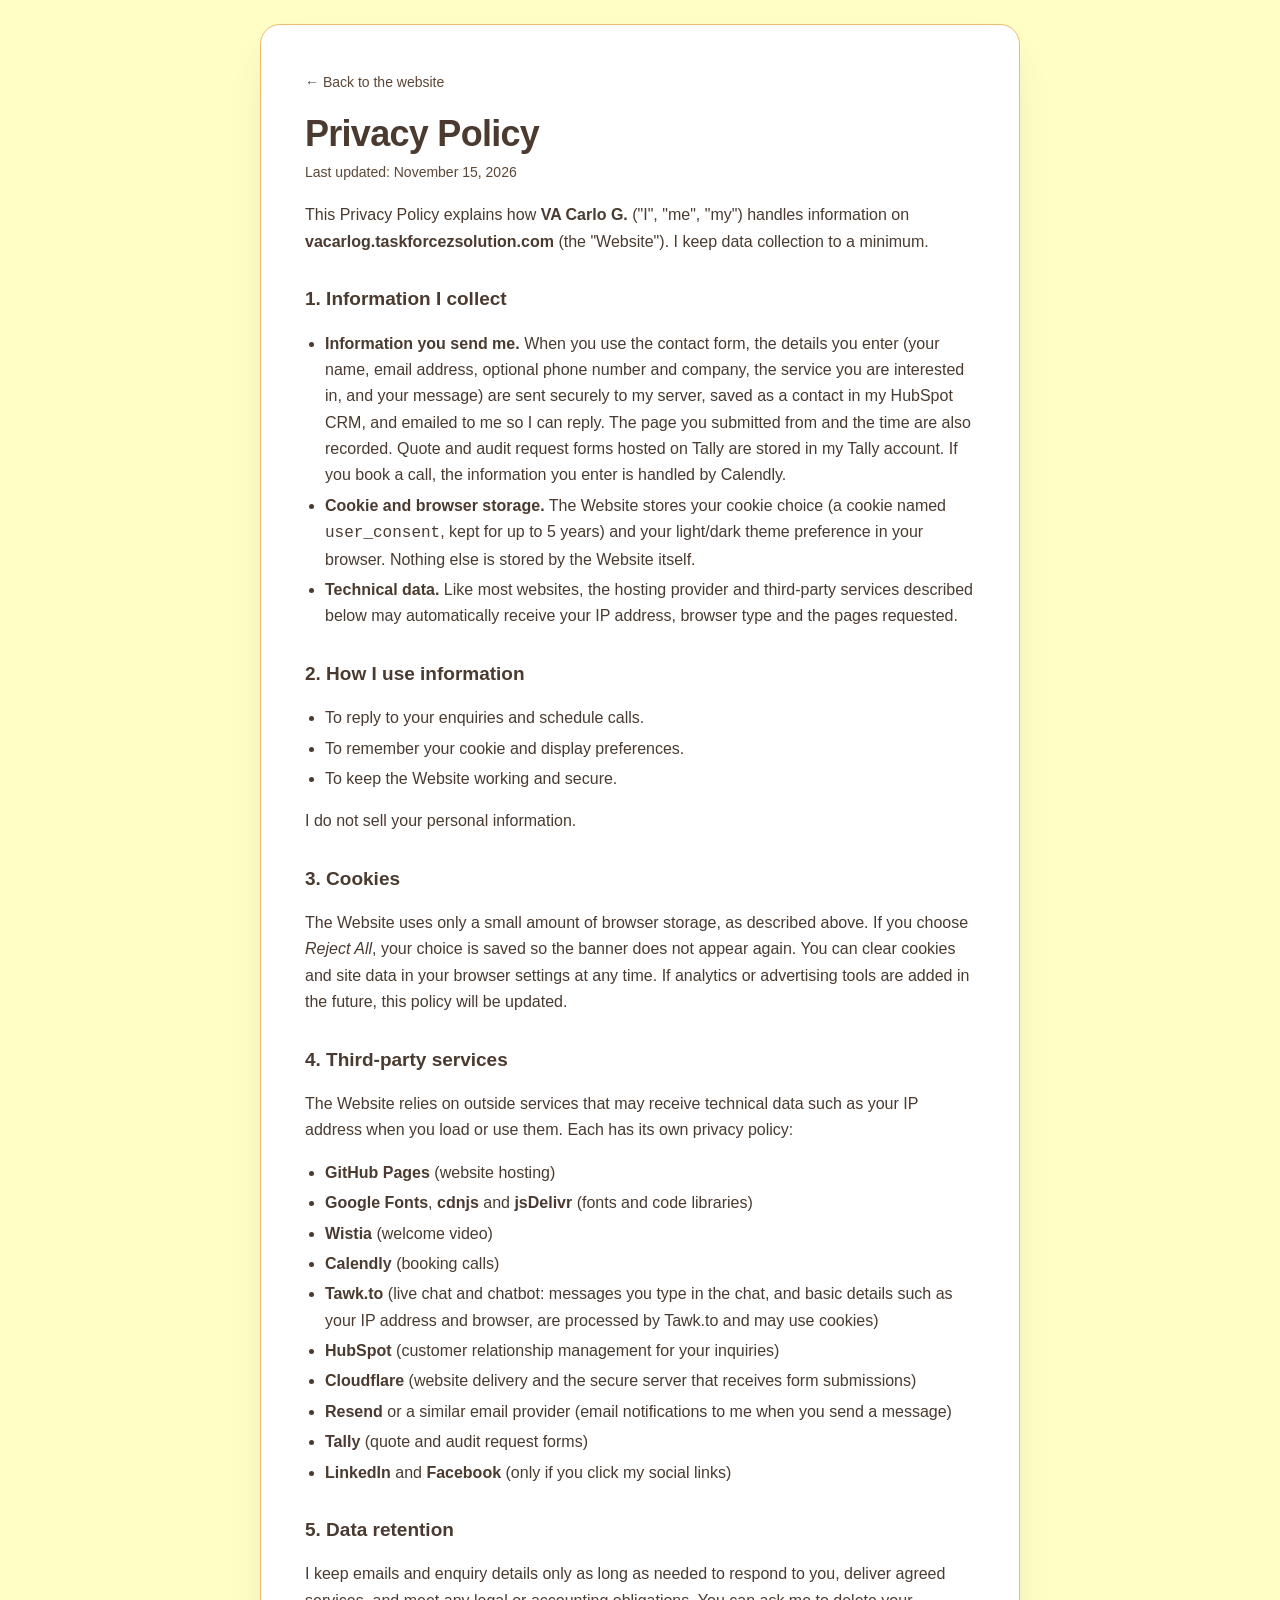
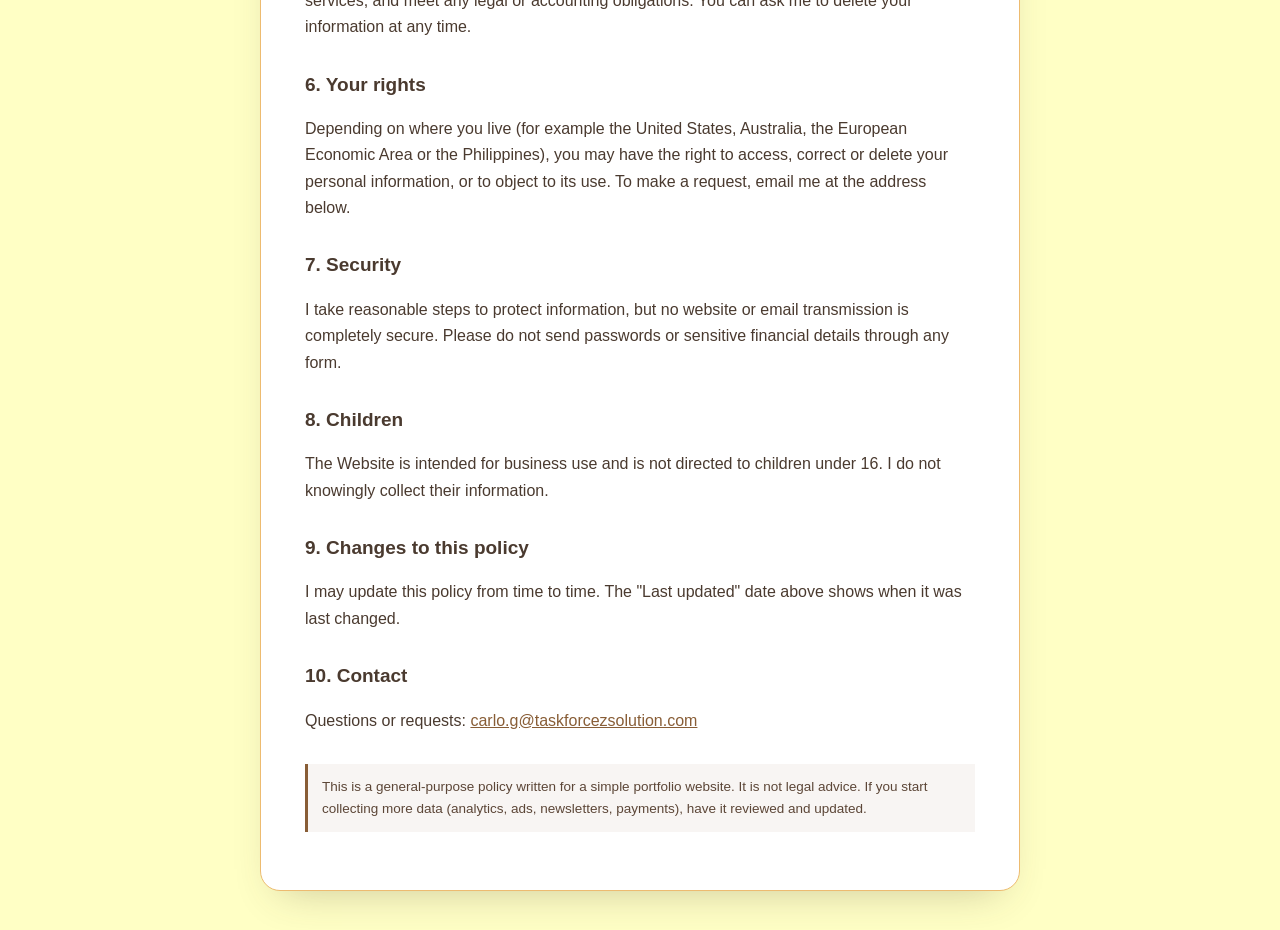
<file: privacy-policy.html>
<!DOCTYPE html>
<html lang="en">
<head>
<meta charset="utf-8">
<meta name="viewport" content="width=device-width, initial-scale=1">
<title>Privacy Policy | VA Carlo G.</title>
<meta name="description" content="Privacy Policy for vacarlog.taskforcezsolution.com, the portfolio website of VA Carlo G.">
<meta name="robots" content="index, follow">
<link rel="icon" type="image/svg+xml" href="favicon.svg">
<link rel="canonical" href="https://vacarlog.taskforcezsolution.com/privacy-policy.html">
<style>
:root{--bg:#ffffc5;--card:#fff;--ink:#4A3A2F;--mute:#5c4637;--line:#EDBB70;--red:#885D36;color-scheme:light}
@media (prefers-color-scheme:dark){:root{--bg:#2a2019;--card:#3a2d24;--ink:#ffffc5;--mute:#F4D59B;--line:#5a4636;--red:#EDBB70;color-scheme:dark}}
*{box-sizing:border-box}
body{margin:0;background:var(--bg);color:var(--ink);font:16px/1.65 "Segoe UI",Roboto,"Helvetica Neue",Arial,sans-serif;padding:max(24px,env(safe-area-inset-top)) 16px max(40px,env(safe-area-inset-bottom))}
main{max-width:760px;margin:0 auto;background:var(--card);border:1px solid var(--line);border-radius:20px;padding:clamp(22px,4vw,44px);box-shadow:0 18px 40px -20px rgba(74,58,47,.3)}
a{color:var(--red)}
.back{display:inline-block;margin-bottom:18px;text-decoration:none;color:var(--mute);font-size:14px}
h1{font-size:clamp(26px,4vw,36px);line-height:1.2;margin:0 0 6px;letter-spacing:-.02em}
h2{font-size:19px;margin:28px 0 8px}
p,li{color:var(--ink)}
.meta{color:var(--mute);font-size:14px;margin:0 0 18px}
ul{padding-left:20px}
li{margin:4px 0}
.note{margin-top:30px;padding:12px 14px;border-left:3px solid var(--red);background:rgba(136,93,54,.06);color:var(--mute);font-size:13.5px}
</style>
</head>
<body>
<main>
<a class="back" href="./">&larr; Back to the website</a>
<h1>Privacy Policy</h1>
<p class="meta">Last updated: November 15, 2026</p>

<p>This Privacy Policy explains how <strong>VA Carlo G.</strong> ("I", "me", "my") handles information on <strong>vacarlog.taskforcezsolution.com</strong> (the "Website"). I keep data collection to a minimum.</p>

<h2>1. Information I collect</h2>
<ul>
<li><strong>Information you send me.</strong> When you use the contact form, the details you enter (your name, email address, optional phone number and company, the service you are interested in, and your message) are sent securely to my server, saved as a contact in my HubSpot CRM, and emailed to me so I can reply. The page you submitted from and the time are also recorded. Quote and audit request forms hosted on Tally are stored in my Tally account. If you book a call, the information you enter is handled by Calendly.</li>
<li><strong>Cookie and browser storage.</strong> The Website stores your cookie choice (a cookie named <code>user_consent</code>, kept for up to 5 years) and your light/dark theme preference in your browser. Nothing else is stored by the Website itself.</li>
<li><strong>Technical data.</strong> Like most websites, the hosting provider and third-party services described below may automatically receive your IP address, browser type and the pages requested.</li>
</ul>

<h2>2. How I use information</h2>
<ul>
<li>To reply to your enquiries and schedule calls.</li>
<li>To remember your cookie and display preferences.</li>
<li>To keep the Website working and secure.</li>
</ul>
<p>I do not sell your personal information.</p>

<h2>3. Cookies</h2>
<p>The Website uses only a small amount of browser storage, as described above. If you choose <em>Reject All</em>, your choice is saved so the banner does not appear again. You can clear cookies and site data in your browser settings at any time. If analytics or advertising tools are added in the future, this policy will be updated.</p>

<h2>4. Third-party services</h2>
<p>The Website relies on outside services that may receive technical data such as your IP address when you load or use them. Each has its own privacy policy:</p>
<ul>
<li><strong>GitHub Pages</strong> (website hosting)</li>
<li><strong>Google Fonts</strong>, <strong>cdnjs</strong> and <strong>jsDelivr</strong> (fonts and code libraries)</li>
<li><strong>Wistia</strong> (welcome video)</li>
<li><strong>Calendly</strong> (booking calls)</li>
<li><strong>Tawk.to</strong> (live chat and chatbot: messages you type in the chat, and basic details such as your IP address and browser, are processed by Tawk.to and may use cookies)</li>
<li><strong>HubSpot</strong> (customer relationship management for your inquiries)</li>
<li><strong>Cloudflare</strong> (website delivery and the secure server that receives form submissions)</li>
<li><strong>Resend</strong> or a similar email provider (email notifications to me when you send a message)</li>
<li><strong>Tally</strong> (quote and audit request forms)</li>
<li><strong>LinkedIn</strong> and <strong>Facebook</strong> (only if you click my social links)</li>
</ul>

<h2>5. Data retention</h2>
<p>I keep emails and enquiry details only as long as needed to respond to you, deliver agreed services, and meet any legal or accounting obligations. You can ask me to delete your information at any time.</p>

<h2>6. Your rights</h2>
<p>Depending on where you live (for example the United States, Australia, the European Economic Area or the Philippines), you may have the right to access, correct or delete your personal information, or to object to its use. To make a request, email me at the address below.</p>

<h2>7. Security</h2>
<p>I take reasonable steps to protect information, but no website or email transmission is completely secure. Please do not send passwords or sensitive financial details through any form.</p>

<h2>8. Children</h2>
<p>The Website is intended for business use and is not directed to children under 16. I do not knowingly collect their information.</p>

<h2>9. Changes to this policy</h2>
<p>I may update this policy from time to time. The "Last updated" date above shows when it was last changed.</p>

<h2>10. Contact</h2>
<p>Questions or requests: <a href="mailto:carlo.g@taskforcezsolution.com">carlo.g@taskforcezsolution.com</a></p>

<p class="note">This is a general-purpose policy written for a simple portfolio website. It is not legal advice. If you start collecting more data (analytics, ads, newsletters, payments), have it reviewed and updated.</p>
</main>
<!--Start of Tawk.to Script-->
<script type="text/javascript">
var Tawk_API=Tawk_API||{}, Tawk_LoadStart=new Date();
(function(){var loaded=false;function load(){if(loaded)return;loaded=true;
var s1=document.createElement("script"),s0=document.getElementsByTagName("script")[0];
s1.async=true;
s1.src='https://embed.tawk.to/6af6f74953d1b53c46069f4e/1k7abbuha';
s1.charset='UTF-8';
s1.setAttribute('crossorigin','*');
s0.parentNode.insertBefore(s1,s0);}
["pointerdown","pointermove","scroll","keydown","touchstart"].forEach(function(e){addEventListener(e,load,{once:true,passive:true})});
setTimeout(load,8000);})();
</script>
<!--End of Tawk.to Script-->
</body>
</html>
</file>
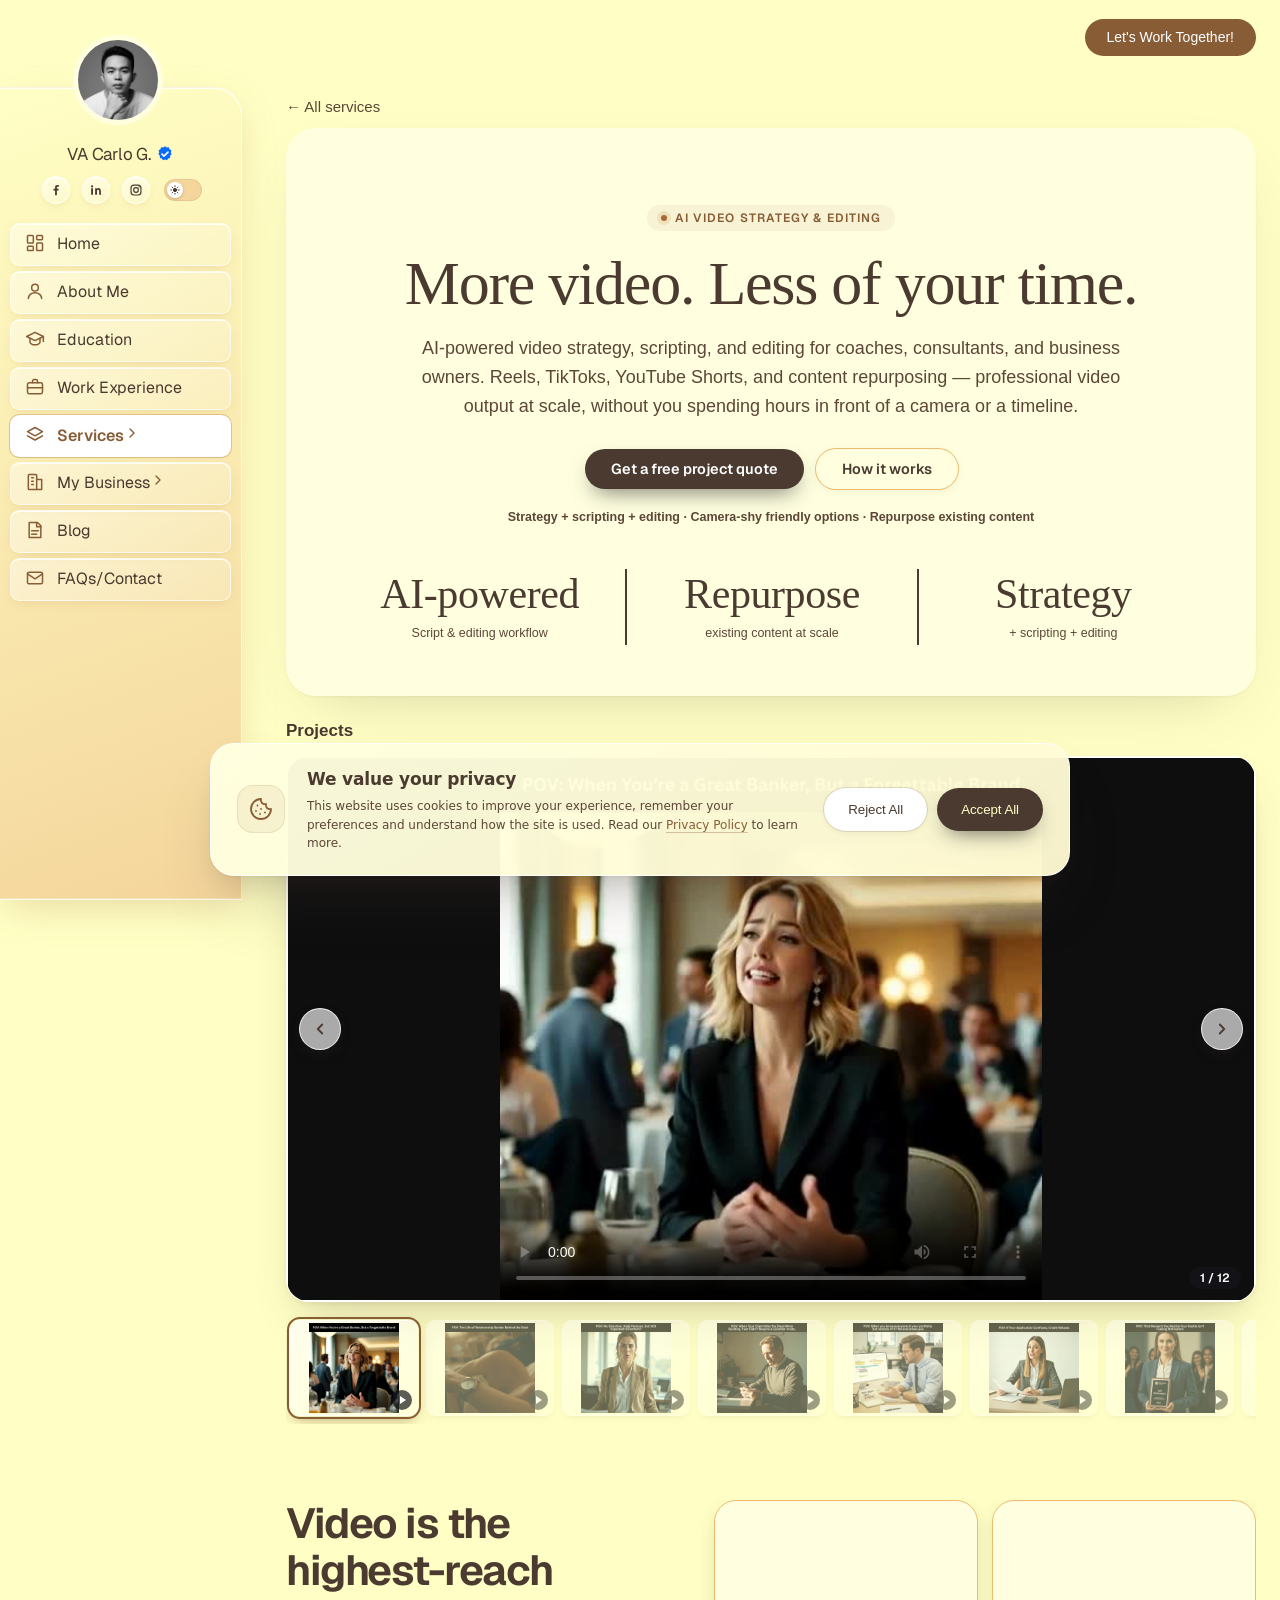
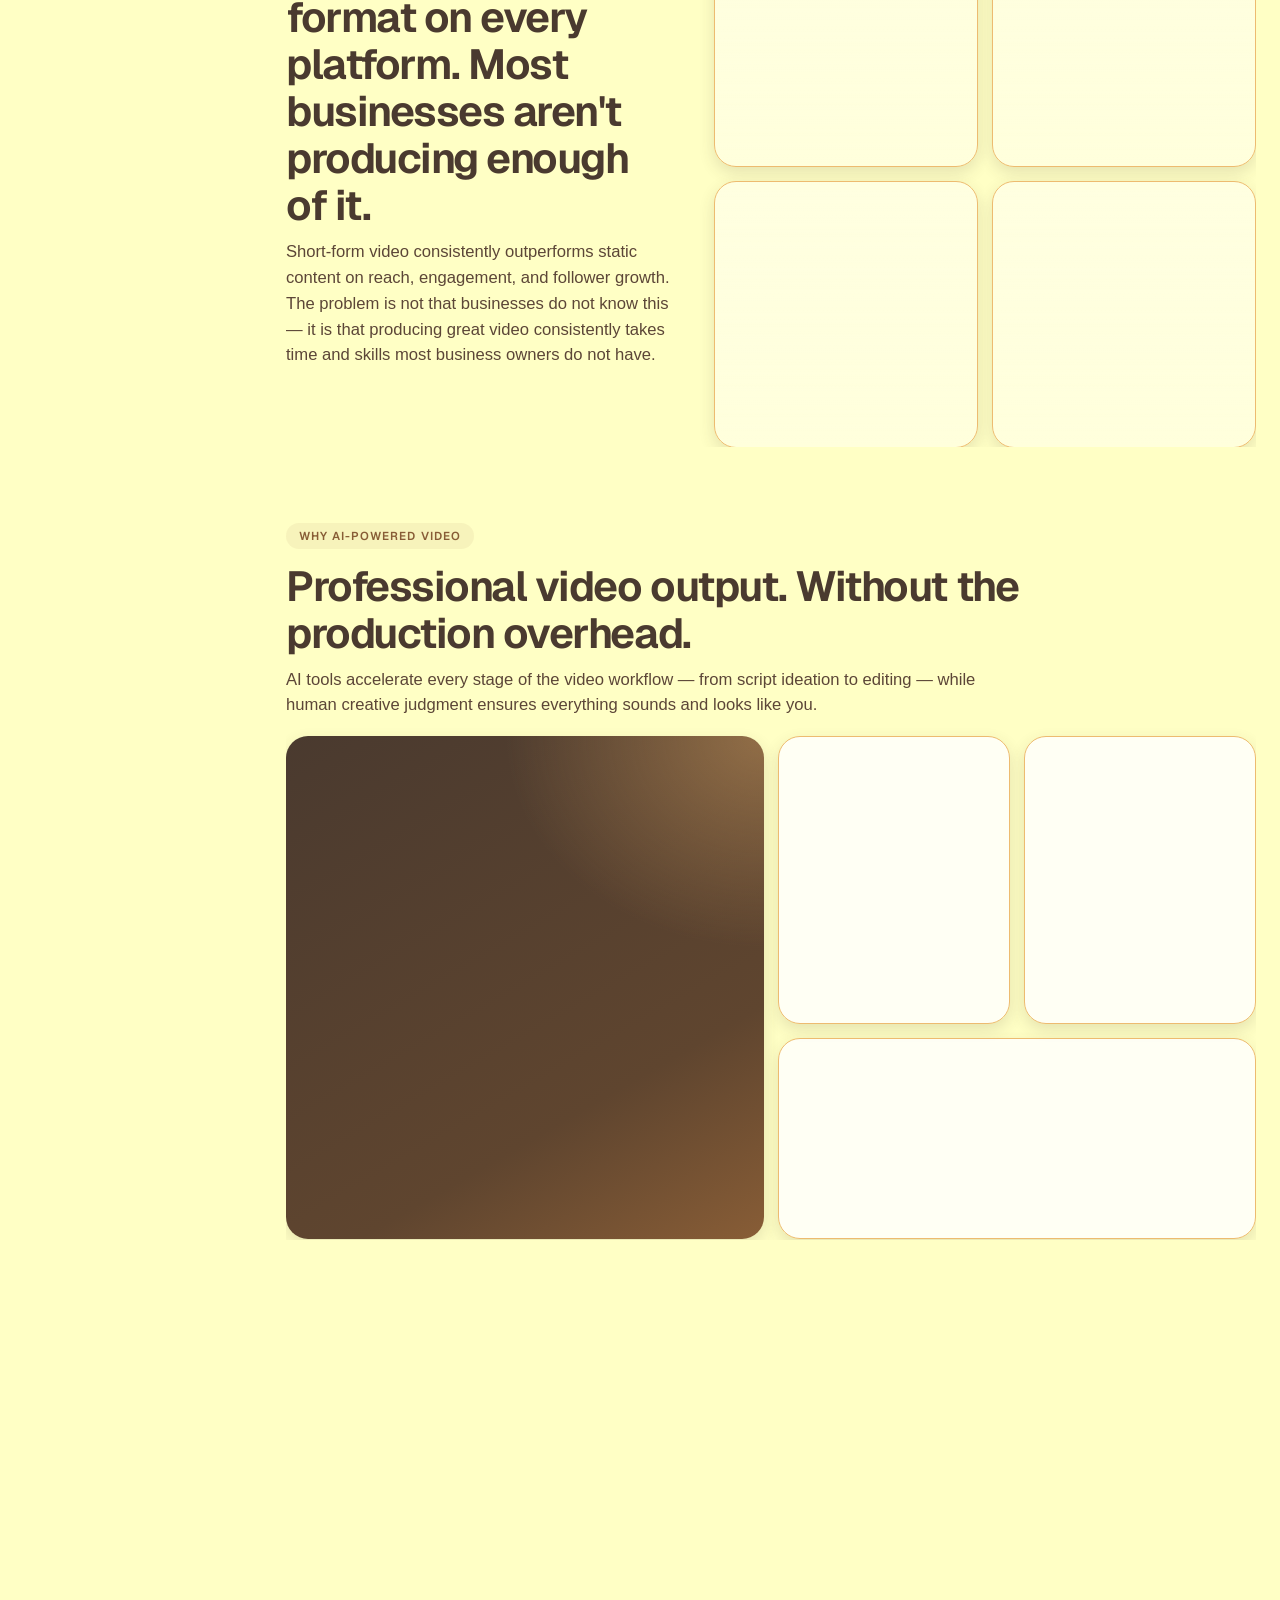
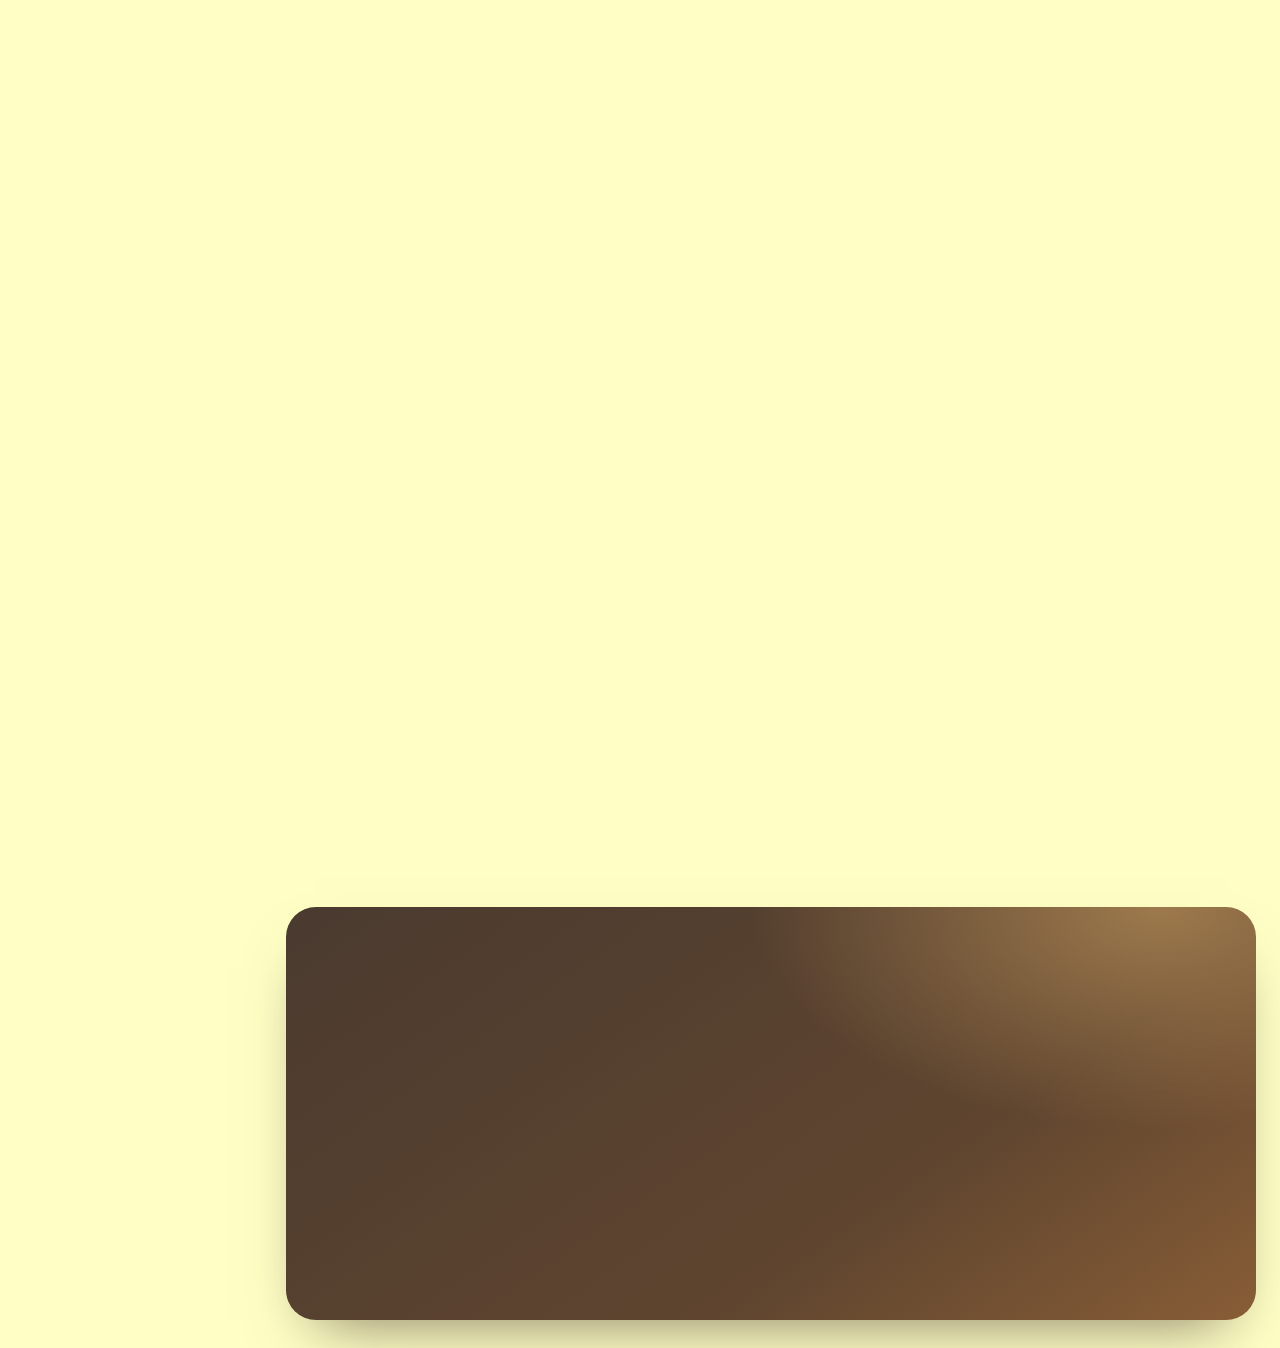
<file: services/ai-video-editing-strategy.html>
<!DOCTYPE html>
<html lang="en">
<head>
<meta charset="utf-8">
<meta name="viewport" content="width=device-width, initial-scale=1, viewport-fit=cover">
<base href="../">
<title>AI Video Editing &amp; Strategy for Coaches and Consultants | VA Carlo G.</title>
<meta name="description" content="AI-powered video strategy, scripting, and editing for coaches, consultants, and business owners. Reels, TikToks, YouTube Shorts, and content repurposing without hours on camera or a timeline.">
<meta name="author" content="VA Carlo G.">
<meta name="robots" content="index, follow, max-image-preview:large, max-snippet:-1">
<meta name="theme-color" content="#885D36">
<link rel="canonical" href="https://vacarlog.taskforcezsolution.com/services/ai-video-editing-strategy.html">
<link rel="icon" type="image/svg+xml" href="favicon.svg">
<link rel="icon" href="data:image/svg+xml,%3Csvg%20xmlns=%22http://www.w3.org/2000/svg%22%20viewBox=%22-20%20-20%201285%201288%22%3E%3Cdefs%3E%3ClinearGradient%20id=%22g%22%20x1=%220%22%20y1=%220%22%20x2=%221%22%20y2=%221%22%3E%3Cstop%20offset=%220%22%20stop-color=%22%23e11d2e%22/%3E%3Cstop%20offset=%22.5%22%20stop-color=%22%238b3fd1%22/%3E%3Cstop%20offset=%221%22%20stop-color=%22%230a6cff%22/%3E%3C/linearGradient%3E%3C/defs%3E%3Cpath%20fill=%22url%28%23g%29%22%20fill-rule=%22evenodd%22%20d=%22M1245%2C1071L1176%2C934L1171%2C927L1142%2C949L1104%2C974L1061%2C999L1014%2C1023L971%2C1042L915%2C1063L830%2C1087L754%2C1101L697%2C1107L657%2C1109L610%2C1109L557%2C1106L499%2C1099L457%2C1091L380%2C1221L422%2C1230L479%2C1239L584%2C1248L696%2C1247L756%2C1242L827%2C1232L891%2C1219L942%2C1206L1045%2C1172L1101%2C1149L1152%2C1125L1208%2C1095L1240%2C1076ZM1243%2C174L1173%2C134L1082%2C91L1000%2C60L919%2C36L848%2C20L754%2C6L670%2C0L590%2C0L526%2C4L440%2C15L361%2C31L288%2C51L213%2C77L144%2C106L85%2C135L14%2C176L12%2C179L91%2C324L141%2C288L217%2C243L275%2C215L335%2C191L409%2C168L471%2C154L548%2C143L589%2C140L599%2C141L537%2C242L0%2C1063L81%2C1111L144%2C1142L147%2C1141L273%2C942L452%2C665L790%2C155L795%2C154L828%2C161L828%2C165L732%2C308L176%2C1155L180%2C1158L245%2C1183L304%2C1202L343%2C1212L685%2C668L688%2C666L904%2C667L1012%2C502L793%2C500L870%2C380L981%2C213L984%2C212L1005%2C221L1068%2C253L1121%2C285L1172%2C321L1245%2C177Z%22/%3E%3C/svg%3E">
<meta property="og:type" content="website">
<meta property="og:site_name" content="TaskForce Z Solution">
<meta property="og:title" content="AI Video Editing &amp; Strategy for Coaches and Consultants | VA Carlo G.">
<meta property="og:description" content="AI-powered video strategy, scripting, and editing for coaches, consultants, and business owners. Reels, TikToks, YouTube Shorts, and content repurposing without hours on camera or a timeline.">
<meta property="og:url" content="https://vacarlog.taskforcezsolution.com/services/ai-video-editing-strategy.html">
<meta property="og:image" content="https://vacarlog.taskforcezsolution.com/assets/img/image-002.jpg">
<meta property="og:image:alt" content="VA Carlo G.">
<meta name="twitter:card" content="summary_large_image">
<meta name="twitter:title" content="AI Video Editing &amp; Strategy for Coaches and Consultants | VA Carlo G.">
<meta name="twitter:description" content="AI-powered video strategy, scripting, and editing for coaches, consultants, and business owners. Reels, TikToks, YouTube Shorts, and content repurposing without hours on camera or a timeline.">
<meta name="twitter:image" content="https://vacarlog.taskforcezsolution.com/assets/img/image-002.jpg">
<script type="application/ld+json">{"@context":"https://schema.org","@graph":[{"@type":"Person","@id":"https://vacarlog.taskforcezsolution.com/#person","name":"VA Carlo G.","url":"https://vacarlog.taskforcezsolution.com/","image":"https://vacarlog.taskforcezsolution.com/assets/img/image-002.jpg","jobTitle":"LearnWorlds Academy Specialist & Digital Marketing Professional","worksFor":{"@type":"Organization","name":"TaskForce Z Solution","url":"https://www.taskforcezsolution.com"},"sameAs":["https://www.linkedin.com/in/va-carlo-g-founder-taskforce-z-solution","https://www.facebook.com/tagumenyova"],"knowsAbout":["LearnWorlds","Instructional design","Online course creation","Sales funnels","Website design","Social media marketing","eBook writing and design","AI video editing"]},{"@type":"Service","@id":"https://vacarlog.taskforcezsolution.com/services/ai-video-editing-strategy.html#service","name":"AI Video Editing & Strategy","serviceType":"Video and AI","description":"AI-powered video strategy, scripting, and editing for coaches, consultants, and business owners. Reels, TikToks, YouTube Shorts, and content repurposing without hours on camera or a timeline.","url":"https://vacarlog.taskforcezsolution.com/services/ai-video-editing-strategy.html","provider":{"@id":"https://vacarlog.taskforcezsolution.com/#person"},"areaServed":"Worldwide","audience":{"@type":"Audience","audienceType":"Coaches, consultants, and training providers"}},{"@type":"FAQPage","mainEntity":[{"@type":"Question","name":"Do I need to appear on camera?","acceptedAnswer":{"@type":"Answer","text":"No — camera-shy clients are very welcome. Several of the video formats I produce require zero on-camera presence: AI avatar video, voiceover-led slideshow video, screen recordings, text-motion graphics, and repurposed content from podcasts or webinars. I will discuss which formats make the most sense for your business and your comfort level during the strategy session."}},{"@type":"Question","name":"What if I already have existing footage I have never edited?","acceptedAnswer":{"@type":"Answer","text":"Existing footage is ideal — it means I can start producing content immediately without any new filming. Send me whatever you have: phone recordings, webinar recordings, Zoom calls, podcast episodes, conference presentations, or old YouTube videos. I will identify the best clips, edit them into short-form content, and optimise each one for the platform it will live on."}},{"@type":"Question","name":"How many videos do I get per month?","acceptedAnswer":{"@type":"Answer","text":"This depends on your package. A standard monthly video retainer covers 8–12 short-form videos across your active platforms, including scripting, editing, captions, and platform optimisation. Projects are also available if you want a specific batch of videos without a monthly commitment — for example, 6 videos for a launch campaign or 10 clips from a single recording."}},{"@type":"Question","name":"What format do I need to send my raw footage in?","acceptedAnswer":{"@type":"Answer","text":"Any standard format works: MP4, MOV, or AVI. Phone-recorded footage is perfectly fine — most modern phone cameras produce high enough quality for social media video. If you are filming yourself, I will provide a simple filming brief that takes most clients under 10 minutes per video. No professional equipment required."}},{"@type":"Question","name":"Will the videos actually sound like me?","acceptedAnswer":{"@type":"Answer","text":"Yes — voice and tone matching is a core part of the scripting process. All scripts are written after a voice discovery session where I study how you naturally speak and communicate. AI tools are used for speed and structure, but all final scripts are written and reviewed by a human to ensure they sound like you — not like a generic AI output."}},{"@type":"Question","name":"Can you handle posting and scheduling as well as editing?","acceptedAnswer":{"@type":"Answer","text":"Posting and scheduling support is included in monthly retainers. I prepare the caption, select the hashtags, recommend the posting time, and either post directly or prepare everything in a scheduling tool for your approval. You are involved for any final approval — nothing goes live without your sign-off unless you specifically request fully delegated posting."}}]},{"@type":"BreadcrumbList","itemListElement":[{"@type":"ListItem","position":1,"name":"Home","item":"https://vacarlog.taskforcezsolution.com/"},{"@type":"ListItem","position":2,"name":"Services","item":"https://vacarlog.taskforcezsolution.com/#services"},{"@type":"ListItem","position":3,"name":"AI Video Editing & Strategy","item":"https://vacarlog.taskforcezsolution.com/services/ai-video-editing-strategy.html"}]}]}</script>
<link rel="preconnect" href="https://fonts.googleapis.com"><link rel="preconnect" href="https://fonts.gstatic.com" crossorigin><link href="https://fonts.googleapis.com/css2?family=Geist:wght@100..900&display=swap" rel="stylesheet" media="print" onload="this.media='all'"><noscript><link href="https://fonts.googleapis.com/css2?family=Geist:wght@100..900&display=swap" rel="stylesheet"></noscript>
<link rel="stylesheet" href="assets/css/site.css">
<script>(function(){var d=document.documentElement,c=navigator.connection||{},w=innerWidth<900||matchMedia("(pointer:coarse)").matches,low=c.saveData||/(^|-)2g$/.test(c.effectiveType||"")||(navigator.deviceMemory&&navigator.deviceMemory<=4)||(navigator.hardwareConcurrency&&navigator.hardwareConcurrency<=4);
if(w||low)d.classList.add("lite");
var home=d.hasAttribute("data-home"),seen=false;try{seen=sessionStorage.getItem("intro_seen")==="1";if(home)sessionStorage.setItem("intro_seen","1")}catch(e){}
if(!matchMedia("(prefers-reduced-motion: reduce)").matches&&!seen&&home)d.classList.add("intro-on")})();try{if(sessionStorage.getItem("sp")==="1"){sessionStorage.removeItem("sp");d.classList.add("sp-pending");setTimeout(function(){d.classList.remove("sp-pending")},2500)}}catch(e){}</script>
<script type="importmap">{"imports":{"three":"https://cdn.jsdelivr.net/npm/three@0.186.1/build/three.module.min.js","three/addons/":"https://cdn.jsdelivr.net/npm/three@0.186.1/examples/jsm/"}}</script>
</head>
<body data-page="svc-video">
<div id="tr" aria-hidden="true"></div>
<button class="tg2" type="button" role="switch" aria-checked="false" aria-label="Dark theme"><span class="tgk"><svg viewBox="0 0 24 24" fill="none" stroke="currentColor" stroke-width="2.4" stroke-linecap="round" stroke-linejoin="round"><circle cx="12" cy="12" r="4"/><path d="M12 2v2M12 20v2M4.9 4.9l1.4 1.4M17.7 17.7l1.4 1.4M2 12h2M20 12h2M4.9 19.1l1.4-1.4M17.7 6.3l1.4-1.4"/></svg><svg viewBox="0 0 24 24" fill="none" stroke="currentColor" stroke-width="2.4" stroke-linecap="round" stroke-linejoin="round"><path d="M21 12.8A9 9 0 1 1 11.2 3a7 7 0 0 0 9.8 9.8z"/></svg></span></button>
<header class="top"><a class="btn wt" href="#contact" data-cal>Let's Work Together!</a></header>
<div class="avatar" role="img" aria-label="VA Carlo G. profile photo">BC</div>
<button class="menu" id="menu" type="button" aria-label="Open menu" aria-expanded="false" aria-controls="side"><svg viewBox="0 0 24 24" fill="none" stroke="currentColor" stroke-width="2.2" stroke-linecap="round" aria-hidden="true"><line x1="4" y1="7" x2="20" y2="7"/><line x1="4" y1="12" x2="20" y2="12"/><line x1="4" y1="17" x2="20" y2="17"/></svg></button>
<nav id="side" aria-label="Main"></nav>
<div id="scrim" class="scrim" aria-hidden="true"></div><button class="edge-tab" id="edgeTab" type="button" aria-label="Open menu" tabindex="-1"></button>

<main id="view" tabindex="-1"><a href="#services" style="color:var(--mute);text-decoration:none">&larr; All services</a><section class="card hero" style="margin-top:10px"><p class="eb">AI Video Strategy &amp; Editing</p><h1>More video. Less of your time.</h1><p class="sub">AI-powered video strategy, scripting, and editing for coaches, consultants, and business owners. Reels, TikToks, YouTube Shorts, and content repurposing &mdash; professional video output at scale, without you spending hours in front of a camera or a timeline.</p><div class="cb-btns" style="justify-content:flex-start;margin:16px 0 12px"><a class="btn cb-btn " href="https://tally.so/r/o9evD1?service=AI%20Video%20Editing%20%26%20Strategy" target="_blank" rel="noopener noreferrer">Get a free project quote</a><a class="btn cb-btn cb-alt" href="https://calendly.com/admin-taskforcezsolution-15-minute-strategic-call/15min" target="_blank" rel="noopener noreferrer">Book a Strategic Call!</a></div><ul class="cb-chips"><li>✓ Strategy + scripting + editing</li><li>✓ Camera-shy friendly options</li><li>✓ Repurpose existing content</li></ul><div class="cb-stats"><div><b>4+</b><span>Platforms in one workflow</span></div><div><b>AI-powered</b><span>Script &amp; editing workflow</span></div><div><b>Repurpose</b><span>existing content at scale</span></div><div><b>Strategy</b><span>+ scripting + editing</span></div></div></section><h2 style="margin:22px 0 12px">Projects</h2><div id="pgal"></div><section class="cb-sec"><h2 class="cb-h">Video is the highest-reach format on every platform. Most businesses aren't producing enough of it.</h2><p class="cb-sub">Short-form video consistently outperforms static content on reach, engagement, and follower growth. The problem is not that businesses do not know this — it is that producing great video consistently takes time and skills most business owners do not have.</p><div class="cb-grid"><div class="card cb-card"><span class="cb-ico">❎</span><h3>Video takes too long to produce</h3><p>Script, film, edit, caption, export, post — even a 30-second Reel can eat 3–4 hours when you do it yourself without a workflow.</p></div><div class="card cb-card"><span class="cb-ico">❎</span><h3>Camera anxiety kills consistency</h3><p>Most business owners avoid video not because they lack ideas — but because appearing on camera feels uncomfortable. There are formats that do not require it.</p></div><div class="card cb-card"><span class="cb-ico">❎</span><h3>Raw footage sits unwatched on a hard drive</h3><p>You record content with good intentions and then never get around to editing it. It ages. The algorithm moves on. The moment is gone.</p></div><div class="card cb-card"><span class="cb-ico">❎</span><h3>No strategy behind the content</h3><p>Posting random videos with no hook strategy, platform awareness, or repurposing plan produces random results. Volume without direction is noise.</p></div></div></section><section class="cb-sec"><p class="eb">Why AI-powered video</p><h2 class="cb-h">Professional video output. Without the production overhead.</h2><p class="cb-sub">AI tools accelerate every stage of the video workflow — from script ideation to editing — while human creative judgment ensures everything sounds and looks like you.</p><div class="cb-grid"><div class="card cb-card"><span class="cb-ico">⚡</span><h3>Faster at Every Stage</h3><p>AI-assisted scripting, auto-captioning, smart editing, and trend analysis compress what used to take hours into a fraction of the time — without sacrificing quality.</p></div><div class="card cb-card"><span class="cb-ico">🔄</span><h3>One Piece, Many Videos</h3><p>A single long-form video, podcast episode, or webinar recording becomes 8–12 short-form clips for different platforms — each optimised for its audience and format.</p></div><div class="card cb-card"><span class="cb-ico">🎭</span><h3>Camera-Shy Friendly</h3><p>AI avatars, voiceover-led videos, text-motion formats, and screen recordings produce scroll-stopping content without you ever needing to appear on camera.</p></div><div class="card cb-card"><span class="cb-ico">📈</span><h3>Algorithm-Aware Strategy</h3><p>Every video is built around what each platform's algorithm rewards right now — hook structure, caption format, hashtags, posting time, and trending audio selection.</p></div></div></section><section class="cb-sec"><p class="eb">What I produce</p><h2 class="cb-h">Eight video formats. One content workflow.</h2><p class="cb-sub">From raw footage editing to fully AI-generated video — every format serves a different business goal and audience preference.</p><div class="cb-grid"><div class="card cb-card"><span class="cb-n">01</span><h3>Instagram Reels &amp; TikTok</h3><p>Hook-first short-form video (15–60 sec) optimised for reach and follower growth — the highest-return video format for organic audience building.</p><span class="cb-tag sm" style="margin:10px 0 0">Highest organic reach</span></div><div class="card cb-card"><span class="cb-n">02</span><h3>YouTube Shorts</h3><p>Vertical short-form videos for YouTube's algorithm — building a subscriber base that compounds long-term alongside your existing content.</p></div><div class="card cb-card"><span class="cb-n">03</span><h3>LinkedIn Video</h3><p>Talking-head or text-motion video for LinkedIn's professional audience — thought leadership that drives connection requests and enquiries.</p></div><div class="card cb-card"><span class="cb-n">04</span><h3>Content Repurposing</h3><p>Turn one long-form recording — webinar, podcast, coaching call, or YouTube video — into 8–12 platform-optimised short clips automatically.</p></div><div class="card cb-card"><span class="cb-n">05</span><h3>AI Avatar Video</h3><p>Fully AI-generated videos using a digital avatar — no camera, no filming. Script it, generate it, post it. Ideal for camera-shy creators at scale.</p></div><div class="card cb-card"><span class="cb-n">06</span><h3>Voiceover &amp; Slideshow</h3><p>Narrated slide or image videos — your voice over branded visuals, captions, and motion graphics. High-value educational content without on-camera presence.</p></div><div class="card cb-card"><span class="cb-n">07</span><h3>Screen Recording &amp; Tutorial</h3><p>Software walkthroughs, tool demos, and educational tutorials — edited with branded overlays, animated callouts, and chapter markers.</p></div><div class="card cb-card"><span class="cb-n">08</span><h3>Ad Creative Video</h3><p>Short-form video ads for Facebook, Instagram, TikTok, and YouTube — hook in the first 2 seconds, offer clear, CTA compelling. Built to convert, not just inform.</p></div></div></section><section class="cb-sec"><p class="eb">What's included</p><h2 class="cb-h">Strategy to final file. All handled.</h2><p class="cb-sub">Every video project or monthly retainer covers all four phases — nothing is left half-finished or handed back for you to figure out.</p><div class="cb-grid cb-inc"><div class="card cb-card"><span class="cb-ico">🎯</span><h3>Strategy &amp; Content Planning</h3><ul class="cb-ul"><li>Video content strategy aligned to your business goals and audience</li><li>Platform selection — which formats belong on which channel</li><li>Monthly video content calendar with topics, hooks, and formats</li><li>Trend research and algorithm-aware scheduling recommendations</li><li>Repurposing plan — mapping existing content to short-form clips</li><li>Competitor video analysis and content gap identification</li></ul></div><div class="card cb-card"><span class="cb-ico">✍️</span><h3>Scripting &amp; Copywriting</h3><ul class="cb-ul"><li>Hook writing — the first 2 seconds that stop the scroll</li><li>Full video scripts written in your voice and pacing</li><li>Caption and on-screen text written for readability</li><li>Auto-caption review and correction for accuracy</li><li>Hashtag research and platform-specific copy optimisation</li><li>CTA scripting — driving comments, saves, clicks, or DMs</li></ul></div><div class="card cb-card"><span class="cb-ico">✂️</span><h3>Editing &amp; Production</h3><ul class="cb-ul"><li>Raw footage editing — cuts, pacing, and flow optimisation</li><li>Captions, subtitles, and animated text overlays</li><li>B-roll sourcing and integration</li><li>Branded lower thirds, intros, and outro cards</li><li>Trending audio selection and sync</li><li>Format export for each platform (9:16, 16:9, 1:1)</li></ul></div><div class="card cb-card"><span class="cb-ico">📊</span><h3>Delivery &amp; Optimisation</h3><ul class="cb-ul"><li>All final video files delivered in platform-ready formats</li><li>Thumbnail design for YouTube and video post covers</li><li>Posting support and scheduling assistance</li><li>Monthly performance review — views, reach, saves, follows</li><li>A/B hook testing recommendations based on performance data</li><li>Monthly content adjustments based on what is working</li></ul></div></div></section><section class="cb-sec"><h2 class="cb-h">How the AI workflow actually works.</h2><p class="cb-sub">Four stages — each one accelerated by AI tools, each one quality-checked by human judgment. Speed without sacrificing authenticity.</p><div class="cb-grid"><div class="card cb-card"><span class="cb-n">01</span><h3>AI-Assisted Strategy</h3><p>Trend scanning, topic ideation, hook frameworks, and audience research — done in minutes, not days. Every video starts with a data-backed reason to exist.</p></div><div class="card cb-card"><span class="cb-n">02</span><h3>Script &amp; Hook Writing</h3><p>AI drafts the structure and hook options. Human creative judgment selects, rewrites, and voices the final script in your authentic tone.</p></div><div class="card cb-card"><span class="cb-n">03</span><h3>AI-Accelerated Editing</h3><p>Auto-caption generation, smart cut detection, background noise removal, and colour correction — AI handles the repetitive work while creative decisions stay human.</p></div><div class="card cb-card"><span class="cb-n">04</span><h3>Multi-Platform Export</h3><p>Each video is formatted, captioned, and optimised for every target platform — the right aspect ratio, the right length, the right caption style. One shoot, many outputs.</p></div></div></section><section class="cb-sec"><p class="eb">How it works</p><h2 class="cb-h">Brief to published video in five steps.</h2><p class="cb-sub">A clear, repeatable process so every batch of videos is delivered on time, on brand, and ready to post — with zero chasing.</p><div class="cb-grid"><div class="card cb-card"><span class="cb-ico">1️⃣</span><h3>Strategy Session</h3><p>I define your audience, video goals with you, platform priorities, and content pillars. No guessing — every video has a purpose.</p></div><div class="card cb-card"><span class="cb-ico">2️⃣</span><h3>Script &amp; Brief</h3><p>Scripts or shot briefs are written and shared for approval before any filming or editing begins. You know exactly what each video will say.</p></div><div class="card cb-card"><span class="cb-ico">3️⃣</span><h3>Record or Source</h3><p>You film using the brief (if on-camera content) or provide existing footage — or I source everything needed for camera-free formats.</p></div><div class="card cb-card"><span class="cb-ico">4️⃣</span><h3>Edit &amp; Review</h3><p>Videos are edited, captioned, and formatted. You review the batch and request any adjustments before final export.</p></div><div class="card cb-card"><span class="cb-ico">5️⃣</span><h3>Deliver &amp; Post</h3><p>Final files delivered in all required formats. Posting support and scheduling assistance included. Performance reviewed monthly.</p></div></div></section><section class="cb-sec"><p class="eb">Common questions</p><h2 class="cb-h">Answered before you ask.</h2><div class="cb-faq"><details class="card cb-q"><summary>Do I need to appear on camera?</summary><p>No — camera-shy clients are very welcome. Several of the video formats I produce require zero on-camera presence: AI avatar video, voiceover-led slideshow video, screen recordings, text-motion graphics, and repurposed content from podcasts or webinars. I will discuss which formats make the most sense for your business and your comfort level during the strategy session.</p></details><details class="card cb-q"><summary>What if I already have existing footage I have never edited?</summary><p>Existing footage is ideal — it means I can start producing content immediately without any new filming. Send me whatever you have: phone recordings, webinar recordings, Zoom calls, podcast episodes, conference presentations, or old YouTube videos. I will identify the best clips, edit them into short-form content, and optimise each one for the platform it will live on.</p></details><details class="card cb-q"><summary>How many videos do I get per month?</summary><p>This depends on your package. A standard monthly video retainer covers 8–12 short-form videos across your active platforms, including scripting, editing, captions, and platform optimisation. Projects are also available if you want a specific batch of videos without a monthly commitment — for example, 6 videos for a launch campaign or 10 clips from a single recording.</p></details><details class="card cb-q"><summary>What format do I need to send my raw footage in?</summary><p>Any standard format works: MP4, MOV, or AVI. Phone-recorded footage is perfectly fine — most modern phone cameras produce high enough quality for social media video. If you are filming yourself, I will provide a simple filming brief that takes most clients under 10 minutes per video. No professional equipment required.</p></details><details class="card cb-q"><summary>Will the videos actually sound like me?</summary><p>Yes — voice and tone matching is a core part of the scripting process. All scripts are written after a voice discovery session where I study how you naturally speak and communicate. AI tools are used for speed and structure, but all final scripts are written and reviewed by a human to ensure they sound like you — not like a generic AI output.</p></details><details class="card cb-q"><summary>Can you handle posting and scheduling as well as editing?</summary><p>Posting and scheduling support is included in monthly retainers. I prepare the caption, select the hashtags, recommend the posting time, and either post directly or prepare everything in a scheduling tool for your approval. You are involved for any final approval — nothing goes live without your sign-off unless you specifically request fully delegated posting.</p></details></div></section><section class="card cb-close"><p class="eb" style="margin-bottom:12px">Ready to start</p><h2 class="cb-h" style="margin:0 auto 8px">Your audience is watching video. Let&rsquo;s give them yours.</h2><p class="cb-sub" style="margin:0 auto 16px">Tell me what you have &mdash; existing footage, a podcast, a product, an idea &mdash; and I will quote you a video content system that fits your time, your budget, and your goals.</p><div class="cb-btns"><a class="btn cb-btn " href="https://tally.so/r/o9evD1?service=AI%20Video%20Editing%20%26%20Strategy" target="_blank" rel="noopener noreferrer">Get a free project quote</a><a class="btn cb-btn cb-alt" href="https://calendly.com/admin-taskforcezsolution-15-minute-strategic-call/15min" target="_blank" rel="noopener noreferrer">Book a Strategic Call!</a></div><div style="margin-top:16px"><ul class="cb-chips"><li>✓ Strategy + scripting + editing</li><li>✓ No camera required</li><li>✓ Repurpose existing content</li><li>✓ AI-powered, human-quality</li></ul></div></section></main>
<div id="lbx" class="modal lbx" hidden role="dialog" aria-modal="true" aria-label="Image preview"><button class="mx" aria-label="Close">&times;</button><img alt="Preview"></div>
<div id="calmodal" class="modal" hidden role="dialog" aria-modal="true" aria-label="Book a call"><div class="mbox"><button class="mx" aria-label="Close">&times;</button><iframe title="Book a call with VA Carlo G."></iframe><p class="sub2">Calendar not loading? <a id="calnew" target="_blank" rel="noopener">Open it in a new tab</a>.</p></div></div>
<div id="cc" class="cc" role="dialog" aria-live="polite" aria-labelledby="cc-t" aria-describedby="cc-d" hidden>
<div class="cc-ic" aria-hidden="true"><svg viewBox="0 0 24 24" fill="none" stroke="currentColor" stroke-width="1.8" stroke-linecap="round" stroke-linejoin="round"><path d="M12 2a10 10 0 1 0 10 10 4 4 0 0 1-5-5 4 4 0 0 1-5-5"/><path d="M8.5 8.5v.01M16 15.5v.01M12 12v.01M11 17v.01M7 14v.01"/></svg></div>
<div class="cc-tx"><h2 id="cc-t">We value your privacy</h2><p id="cc-d">This website uses cookies to improve your experience, remember your preferences and understand how the site is used. Read our <a href="privacy-policy.html" class="cc-pp" target="_blank" rel="noopener">Privacy Policy</a> to learn more.</p></div>
<div class="cc-bt"><button type="button" class="cc-b rej" data-cc="rejected">Reject All</button><button type="button" class="cc-b acc" data-cc="accepted">Accept All</button></div>
</div>

<script src="assets/js/app.js" defer></script>
<script src="assets/js/consent.js" defer></script>
<script type="module" src="assets/js/ripple.js"></script>
<!--Start of Tawk.to Script-->
<script type="text/javascript">
var Tawk_API=Tawk_API||{}, Tawk_LoadStart=new Date();
(function(){var loaded=false;function load(){if(loaded)return;loaded=true;
var s1=document.createElement("script"),s0=document.getElementsByTagName("script")[0];
s1.async=true;
s1.src='https://embed.tawk.to/6af6f74953d1b53c46069f4e/1k7abbuha';
s1.charset='UTF-8';
s1.setAttribute('crossorigin','*');
s0.parentNode.insertBefore(s1,s0);}
["pointerdown","pointermove","scroll","keydown","touchstart"].forEach(function(e){addEventListener(e,load,{once:true,passive:true})});
setTimeout(load,8000);})();
</script>
<!--End of Tawk.to Script-->
</body>
</html>
</file>
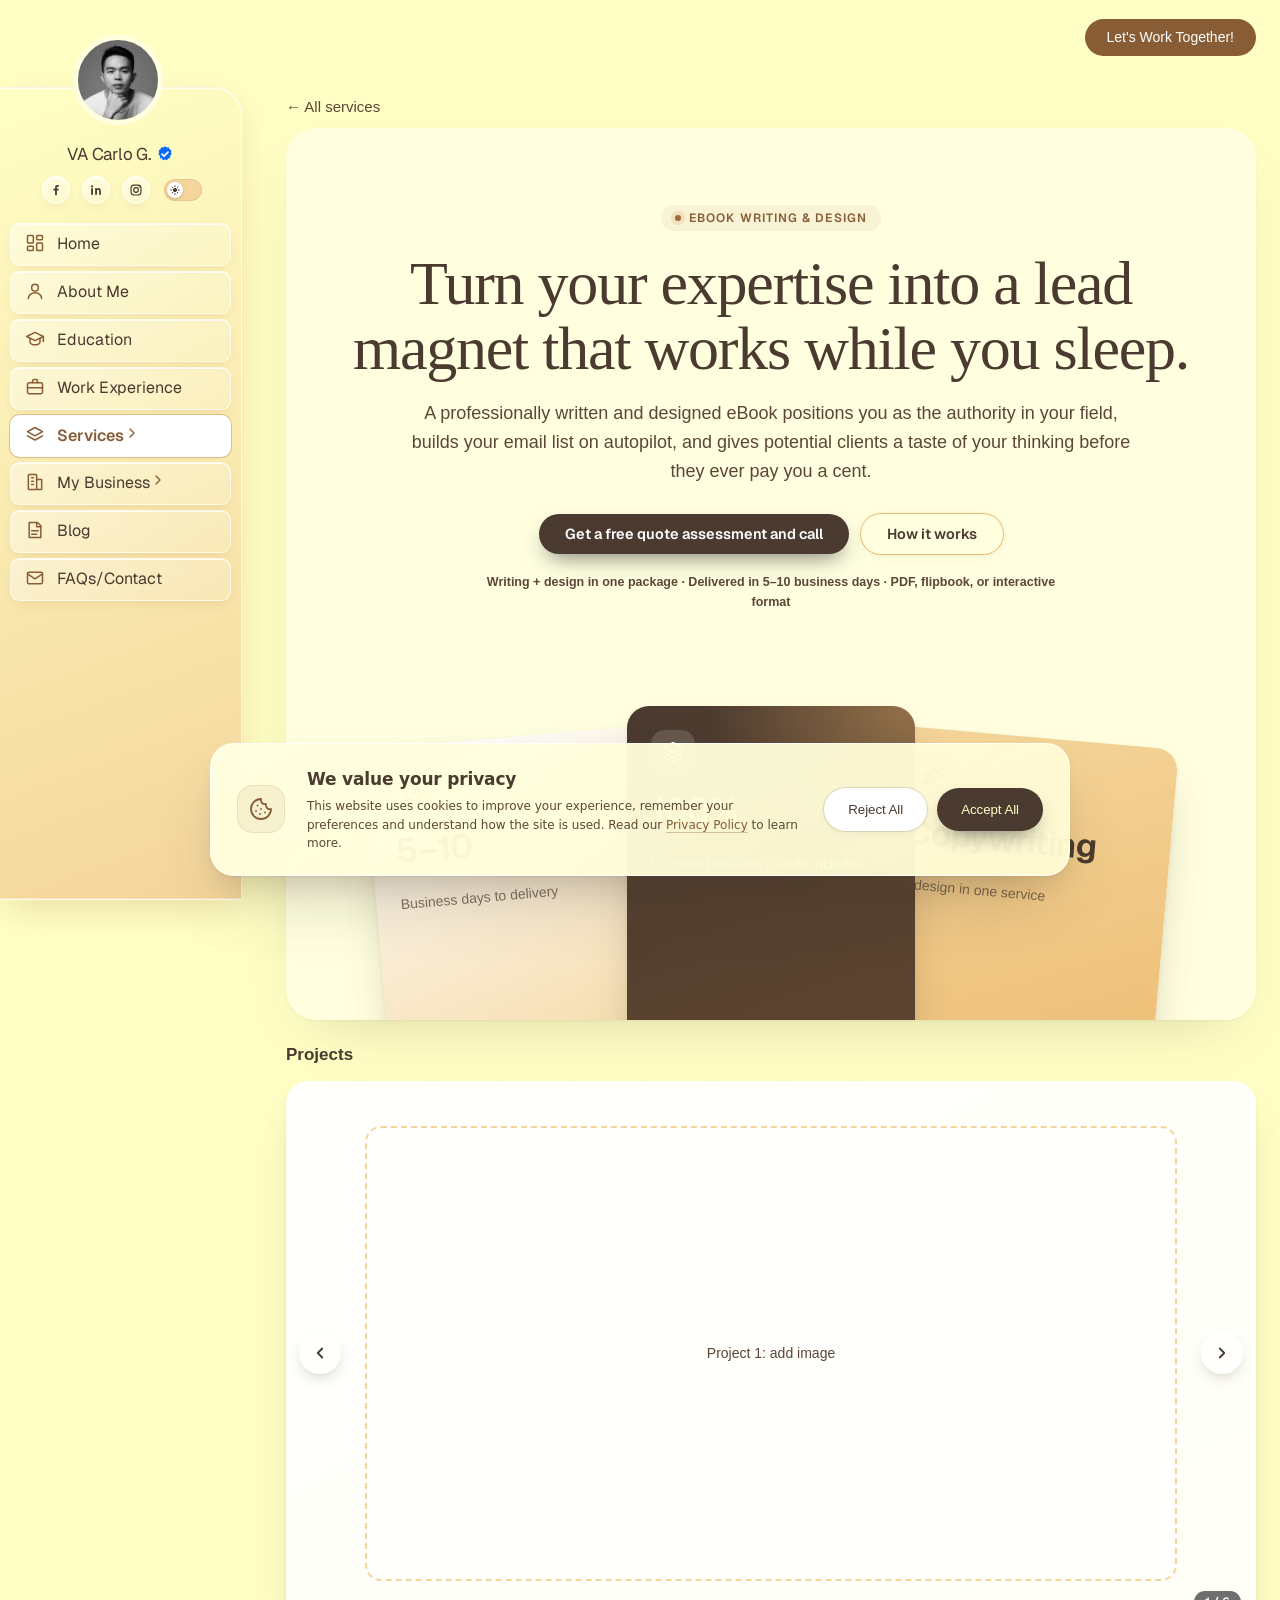
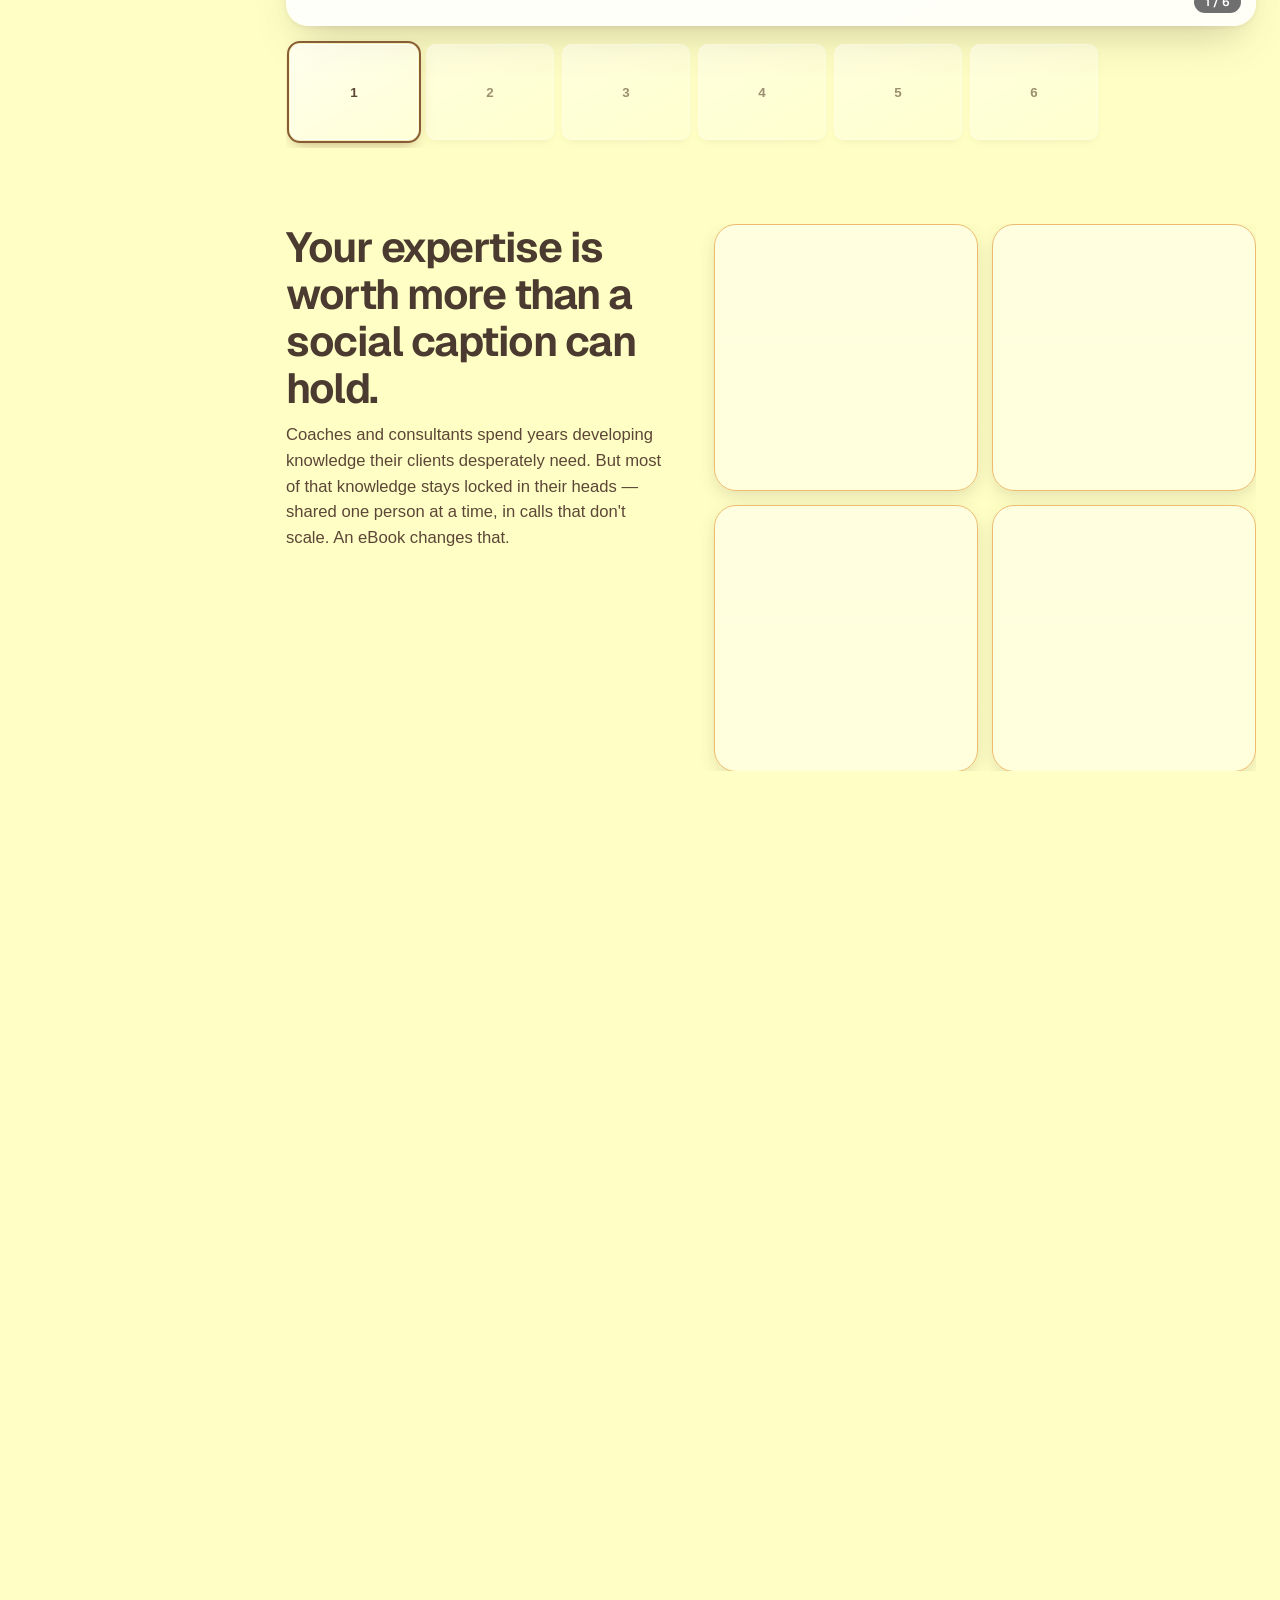
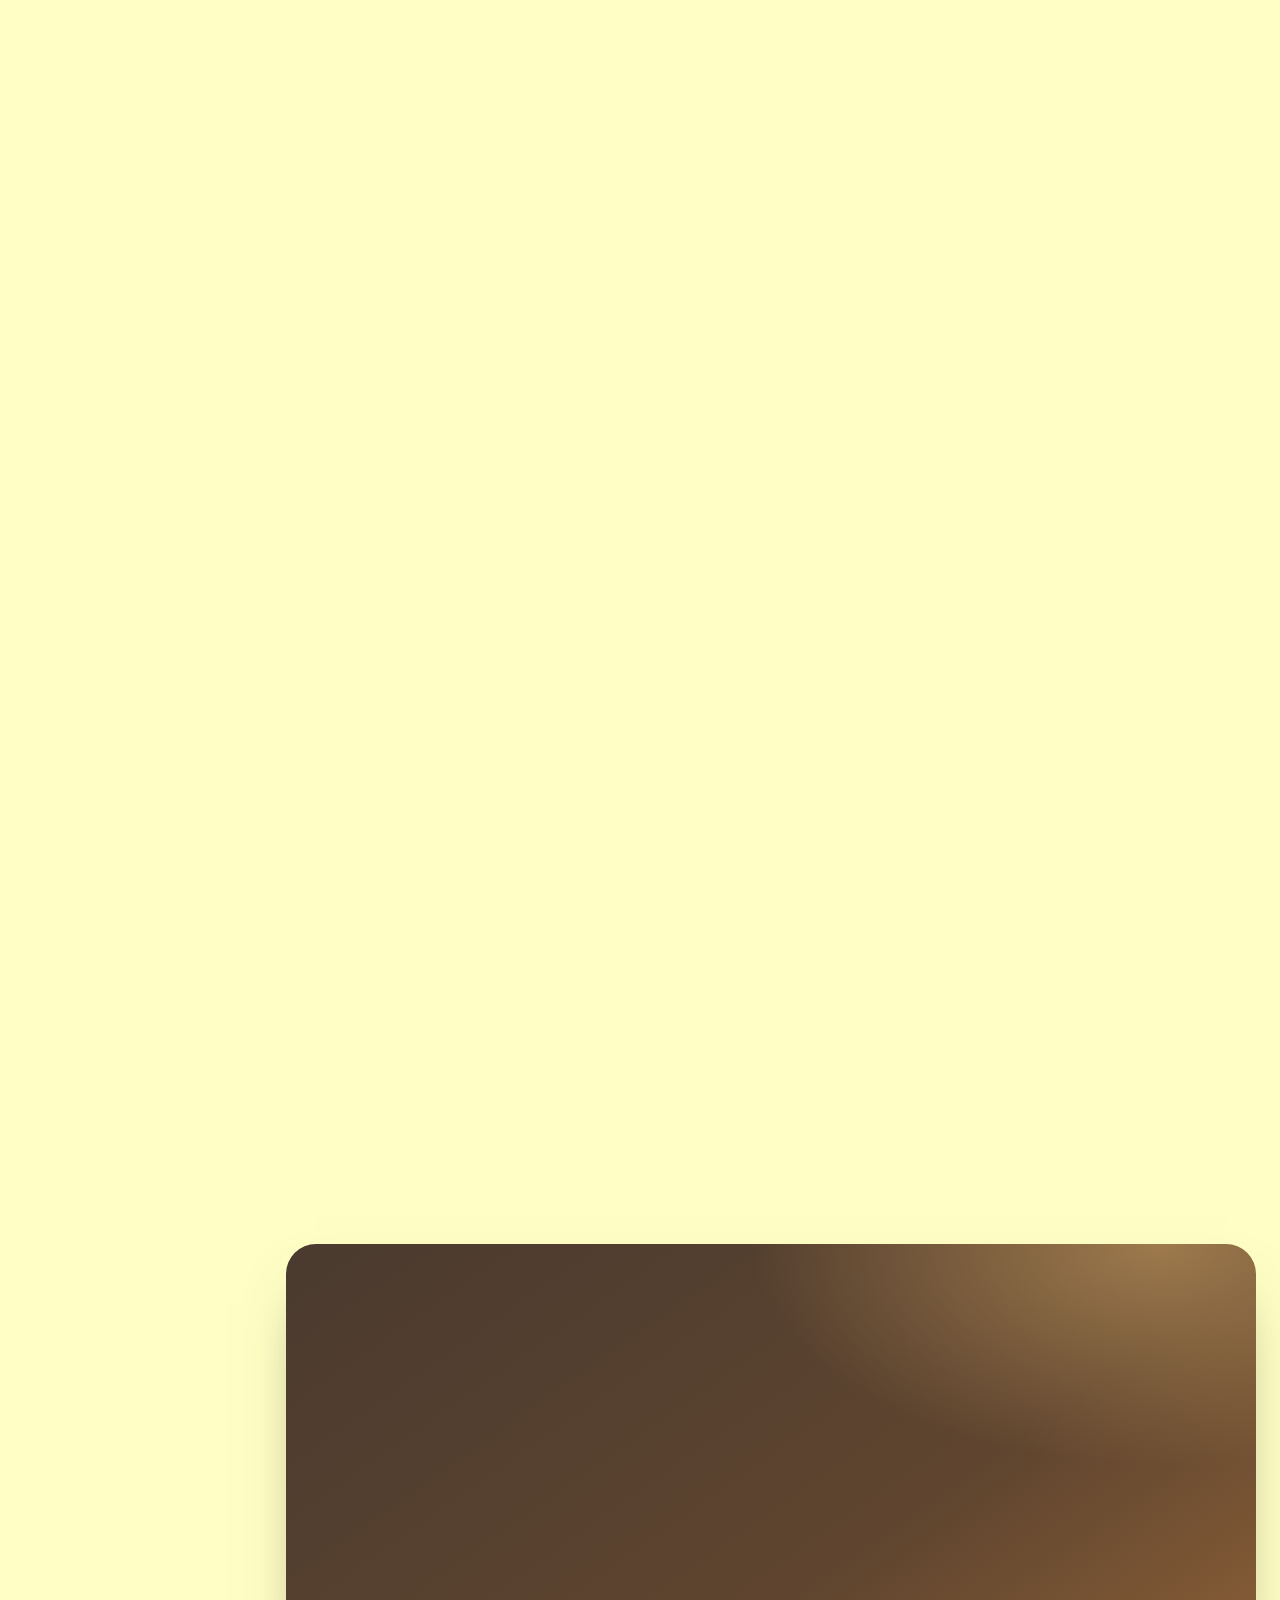
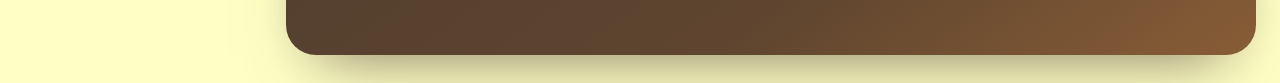
<file: services/ebook-writing-design.html>
<!DOCTYPE html>
<html lang="en">
<head>
<meta charset="utf-8">
<meta name="viewport" content="width=device-width, initial-scale=1, viewport-fit=cover">
<base href="../">
<title>eBook Writing &amp; Design for Lead Magnets | VA Carlo G.</title>
<meta name="description" content="Professionally written and designed eBooks that position you as the authority, build your email list on autopilot, and give prospects a taste of your thinking.">
<meta name="author" content="VA Carlo G.">
<meta name="robots" content="index, follow, max-image-preview:large, max-snippet:-1">
<meta name="theme-color" content="#885D36">
<link rel="canonical" href="https://vacarlog.taskforcezsolution.com/services/ebook-writing-design.html">
<link rel="icon" type="image/svg+xml" href="favicon.svg">
<link rel="icon" href="data:image/svg+xml,%3Csvg%20xmlns=%22http://www.w3.org/2000/svg%22%20viewBox=%22-20%20-20%201285%201288%22%3E%3Cdefs%3E%3ClinearGradient%20id=%22g%22%20x1=%220%22%20y1=%220%22%20x2=%221%22%20y2=%221%22%3E%3Cstop%20offset=%220%22%20stop-color=%22%23e11d2e%22/%3E%3Cstop%20offset=%22.5%22%20stop-color=%22%238b3fd1%22/%3E%3Cstop%20offset=%221%22%20stop-color=%22%230a6cff%22/%3E%3C/linearGradient%3E%3C/defs%3E%3Cpath%20fill=%22url%28%23g%29%22%20fill-rule=%22evenodd%22%20d=%22M1245%2C1071L1176%2C934L1171%2C927L1142%2C949L1104%2C974L1061%2C999L1014%2C1023L971%2C1042L915%2C1063L830%2C1087L754%2C1101L697%2C1107L657%2C1109L610%2C1109L557%2C1106L499%2C1099L457%2C1091L380%2C1221L422%2C1230L479%2C1239L584%2C1248L696%2C1247L756%2C1242L827%2C1232L891%2C1219L942%2C1206L1045%2C1172L1101%2C1149L1152%2C1125L1208%2C1095L1240%2C1076ZM1243%2C174L1173%2C134L1082%2C91L1000%2C60L919%2C36L848%2C20L754%2C6L670%2C0L590%2C0L526%2C4L440%2C15L361%2C31L288%2C51L213%2C77L144%2C106L85%2C135L14%2C176L12%2C179L91%2C324L141%2C288L217%2C243L275%2C215L335%2C191L409%2C168L471%2C154L548%2C143L589%2C140L599%2C141L537%2C242L0%2C1063L81%2C1111L144%2C1142L147%2C1141L273%2C942L452%2C665L790%2C155L795%2C154L828%2C161L828%2C165L732%2C308L176%2C1155L180%2C1158L245%2C1183L304%2C1202L343%2C1212L685%2C668L688%2C666L904%2C667L1012%2C502L793%2C500L870%2C380L981%2C213L984%2C212L1005%2C221L1068%2C253L1121%2C285L1172%2C321L1245%2C177Z%22/%3E%3C/svg%3E">
<meta property="og:type" content="website">
<meta property="og:site_name" content="TaskForce Z Solution">
<meta property="og:title" content="eBook Writing &amp; Design for Lead Magnets | VA Carlo G.">
<meta property="og:description" content="Professionally written and designed eBooks that position you as the authority, build your email list on autopilot, and give prospects a taste of your thinking.">
<meta property="og:url" content="https://vacarlog.taskforcezsolution.com/services/ebook-writing-design.html">
<meta property="og:image" content="https://vacarlog.taskforcezsolution.com/assets/img/image-002.jpg">
<meta property="og:image:alt" content="VA Carlo G.">
<meta name="twitter:card" content="summary_large_image">
<meta name="twitter:title" content="eBook Writing &amp; Design for Lead Magnets | VA Carlo G.">
<meta name="twitter:description" content="Professionally written and designed eBooks that position you as the authority, build your email list on autopilot, and give prospects a taste of your thinking.">
<meta name="twitter:image" content="https://vacarlog.taskforcezsolution.com/assets/img/image-002.jpg">
<script type="application/ld+json">{"@context":"https://schema.org","@graph":[{"@type":"Person","@id":"https://vacarlog.taskforcezsolution.com/#person","name":"VA Carlo G.","url":"https://vacarlog.taskforcezsolution.com/","image":"https://vacarlog.taskforcezsolution.com/assets/img/image-002.jpg","jobTitle":"LearnWorlds Academy Specialist & Digital Marketing Professional","worksFor":{"@type":"Organization","name":"TaskForce Z Solution","url":"https://www.taskforcezsolution.com"},"sameAs":["https://www.linkedin.com/in/va-carlo-g-founder-taskforce-z-solution","https://www.facebook.com/tagumenyova"],"knowsAbout":["LearnWorlds","Instructional design","Online course creation","Sales funnels","Website design","Social media marketing","eBook writing and design","AI video editing"]},{"@type":"Service","@id":"https://vacarlog.taskforcezsolution.com/services/ebook-writing-design.html#service","name":"eBook Content Writing & Design","serviceType":"Content and publishing","description":"Professionally written and designed eBooks that position you as the authority, build your email list on autopilot, and give prospects a taste of your thinking.","url":"https://vacarlog.taskforcezsolution.com/services/ebook-writing-design.html","provider":{"@id":"https://vacarlog.taskforcezsolution.com/#person"},"areaServed":"Worldwide","audience":{"@type":"Audience","audienceType":"Coaches, consultants, and training providers"}},{"@type":"FAQPage","mainEntity":[{"@type":"Question","name":"What if I already have content — can you just design it?","acceptedAnswer":{"@type":"Answer","text":"Absolutely. If you have existing content — whether that is a rough draft, blog posts, course transcripts, or speaker notes — I can take that raw material, restructure it into a coherent eBook, clean up the copy, and produce the full design. Design-only projects are also available if your copy is already finalised and polished."}},{"@type":"Question","name":"How long does an eBook project take?","acceptedAnswer":{"@type":"Answer","text":"Most projects are completed in 5–10 business days depending on length and complexity. A short lead magnet (10–20 pages) typically takes 5–7 days. A longer framework eBook or whitepaper (40–60 pages) takes 8–12 days. Rush delivery is available for an additional fee — just ask and I will confirm availability."}},{"@type":"Question","name":"Will the eBook sound like me, or like AI?","acceptedAnswer":{"@type":"Answer","text":"It will sound like you — that is a non-negotiable part of how I work. Every eBook project starts with a voice and tone discovery process where I study how you write and communicate. AI tools are used for research, structure, and efficiency — but all final copy is written, edited, and reviewed by a human to ensure it sounds authentic and specific to you."}},{"@type":"Question","name":"How many revisions are included?","acceptedAnswer":{"@type":"Answer","text":"Revisions are included until you are satisfied — there is no hard limit. In practice, most projects require one or two rounds of minor feedback after the draft is delivered. Structural changes after outline approval or significant scope changes may be quoted separately, but I will always communicate that clearly before proceeding."}},{"@type":"Question","name":"Do I get the editable source file?","acceptedAnswer":{"@type":"Answer","text":"Yes — the editable source file (Canva or equivalent) is included in every project. This means you can make minor updates, change a page, or add a chapter in the future without needing to come back for every small change. The final PDF in both print-ready and web-optimised versions is also included as standard."}},{"@type":"Question","name":"Can you also create the opt-in landing page to distribute it?","acceptedAnswer":{"@type":"Answer","text":"Yes — landing page copywriting and build is available as an add-on to any eBook project. I can write the opt-in page headline, body copy, and button text, and build the actual page if needed. Email automation setup (connecting the form to a welcome sequence) is also available. Ask for a bundled quote when you reach out."}}]},{"@type":"BreadcrumbList","itemListElement":[{"@type":"ListItem","position":1,"name":"Home","item":"https://vacarlog.taskforcezsolution.com/"},{"@type":"ListItem","position":2,"name":"Services","item":"https://vacarlog.taskforcezsolution.com/#services"},{"@type":"ListItem","position":3,"name":"eBook Content Writing & Design","item":"https://vacarlog.taskforcezsolution.com/services/ebook-writing-design.html"}]}]}</script>
<link rel="preconnect" href="https://fonts.googleapis.com"><link rel="preconnect" href="https://fonts.gstatic.com" crossorigin><link href="https://fonts.googleapis.com/css2?family=Geist:wght@100..900&display=swap" rel="stylesheet" media="print" onload="this.media='all'"><noscript><link href="https://fonts.googleapis.com/css2?family=Geist:wght@100..900&display=swap" rel="stylesheet"></noscript>
<link rel="stylesheet" href="assets/css/site.css">
<script>(function(){var d=document.documentElement,c=navigator.connection||{},w=innerWidth<900||matchMedia("(pointer:coarse)").matches,low=c.saveData||/(^|-)2g$/.test(c.effectiveType||"")||(navigator.deviceMemory&&navigator.deviceMemory<=4)||(navigator.hardwareConcurrency&&navigator.hardwareConcurrency<=4);
if(w||low)d.classList.add("lite");
var home=d.hasAttribute("data-home"),seen=false;try{seen=sessionStorage.getItem("intro_seen")==="1";if(home)sessionStorage.setItem("intro_seen","1")}catch(e){}
if(!matchMedia("(prefers-reduced-motion: reduce)").matches&&!seen&&home)d.classList.add("intro-on")})();try{if(sessionStorage.getItem("sp")==="1"){sessionStorage.removeItem("sp");d.classList.add("sp-pending");setTimeout(function(){d.classList.remove("sp-pending")},2500)}}catch(e){}</script>
<script type="importmap">{"imports":{"three":"https://cdn.jsdelivr.net/npm/three@0.186.1/build/three.module.min.js","three/addons/":"https://cdn.jsdelivr.net/npm/three@0.186.1/examples/jsm/"}}</script>
</head>
<body data-page="svc-ebook">
<div id="tr" aria-hidden="true"></div>
<button class="tg2" type="button" role="switch" aria-checked="false" aria-label="Dark theme"><span class="tgk"><svg viewBox="0 0 24 24" fill="none" stroke="currentColor" stroke-width="2.4" stroke-linecap="round" stroke-linejoin="round"><circle cx="12" cy="12" r="4"/><path d="M12 2v2M12 20v2M4.9 4.9l1.4 1.4M17.7 17.7l1.4 1.4M2 12h2M20 12h2M4.9 19.1l1.4-1.4M17.7 6.3l1.4-1.4"/></svg><svg viewBox="0 0 24 24" fill="none" stroke="currentColor" stroke-width="2.4" stroke-linecap="round" stroke-linejoin="round"><path d="M21 12.8A9 9 0 1 1 11.2 3a7 7 0 0 0 9.8 9.8z"/></svg></span></button>
<header class="top"><a class="btn wt" href="#contact" data-cal>Let's Work Together!</a></header>
<div class="avatar" role="img" aria-label="VA Carlo G. profile photo">BC</div>
<button class="menu" id="menu" type="button" aria-label="Open menu" aria-expanded="false" aria-controls="side"><svg viewBox="0 0 24 24" fill="none" stroke="currentColor" stroke-width="2.2" stroke-linecap="round" aria-hidden="true"><line x1="4" y1="7" x2="20" y2="7"/><line x1="4" y1="12" x2="20" y2="12"/><line x1="4" y1="17" x2="20" y2="17"/></svg></button>
<nav id="side" aria-label="Main"></nav>
<div id="scrim" class="scrim" aria-hidden="true"></div><button class="edge-tab" id="edgeTab" type="button" aria-label="Open menu" tabindex="-1"></button>

<main id="view" tabindex="-1"><a href="#services" style="color:var(--mute);text-decoration:none">&larr; All services</a><section class="card hero" style="margin-top:10px"><p class="eb">eBook Writing &amp; Design</p><h1>Turn your expertise into a lead magnet that works while you sleep.</h1><p class="sub">A professionally written and designed eBook positions you as the authority in your field, builds your email list on autopilot, and gives potential clients a taste of your thinking before they ever pay you a cent.</p><div class="cb-btns" style="justify-content:flex-start;margin:16px 0 12px"><a class="btn cb-btn " href="https://tally.so/r/o9evD1?service=eBook%20Writing%20%26%20Design" target="_blank" rel="noopener noreferrer">Get a free quote assessment and call</a></div><ul class="cb-chips"><li>✓ Writing + design in one package</li><li>✓ Delivered in 5–10 business days</li><li>✓ PDF, flipbook, or interactive format</li></ul><div class="cb-stats"><div><b>5–10</b><span>Business days to delivery</span></div><div><b>100%</b><span>Unlimited revision rounds included</span></div><div><b>Copywriting</b><span>+ design in one service</span></div><div><b>100%</b><span>Your voice written to sound like you</span></div></div></section><h2 style="margin:22px 0 12px">Projects</h2><div id="pgal"></div><section class="cb-sec"><h2 class="cb-h">Your expertise is worth more than a social caption can hold.</h2><p class="cb-sub">Coaches and consultants spend years developing knowledge their clients desperately need. But most of that knowledge stays locked in their heads — shared one person at a time, in calls that don't scale. An eBook changes that.</p><div class="cb-grid"><div class="card cb-card"><span class="cb-ico">❎</span><h3>Great knowledge, no lead magnet</h3><p>You know what you know — but without a professional lead magnet, there is no way for strangers to discover and trust you before booking a call.</p></div><div class="card cb-card"><span class="cb-ico">❎</span><h3>No time to write it yourself</h3><p>Writing and designing a polished eBook takes 40–80+ hours. Between serving clients and running a business, that time simply does not exist.</p></div><div class="card cb-card"><span class="cb-ico">❎</span><h3>Design skills do not match the expertise</h3><p>The knowledge is there. A Canva template is not good enough. A professionally designed eBook signals a level of quality that generic templates never achieve.</p></div><div class="card cb-card"><span class="cb-ico">❎</span><h3>Email list is not growing</h3><p>Posting on social builds an audience you do not own. A lead magnet eBook builds an email list you do — the most valuable asset in your business.</p></div></div></section><section class="cb-sec"><p class="eb">Why work with me</p><h2 class="cb-h">Writing and design that make your expertise impossible to ignore.</h2><p class="cb-sub">An eBook is only as powerful as the thinking behind it. Every project starts with strategy — not templates.</p><div class="cb-grid"><div class="card cb-card"><span class="cb-ico">🎯</span><h3>Strategy Before Structure</h3><p>I start with your audience, your goal, and your offer — then design the eBook around converting readers into leads or clients, not just delivering information.</p></div><div class="card cb-card"><span class="cb-ico">✍️</span><h3>Written in Your Voice</h3><p>Every word is written to sound like you — not generic, not AI-obvious. Your expertise, your tone, your perspective. Readers feel like they already know you before they book.</p></div><div class="card cb-card"><span class="cb-ico">🎨</span><h3>Designed to Convert</h3><p>Professional layout, branded colours and typography, custom graphics, and infographics — every visual element is chosen to build trust and keep the reader moving forward.</p></div><div class="card cb-card"><span class="cb-ico">⚡</span><h3>Fast, Reliable Delivery</h3><p>Most eBooks are delivered in 5–10 business days depending on length and complexity. No chasing, no delays, no half-finished files — a complete, ready-to-publish asset.</p></div></div></section><section class="cb-sec"><p class="eb">What I create</p><h2 class="cb-h">Six types of eBook. One expert to build them.</h2><p class="cb-sub">From simple lead magnets to interactive digital books — every format serves a different business goal. Here's how to choose.</p><div class="cb-grid"><div class="card cb-card"><span class="cb-ico">🧲</span><h3>Lead Magnet Guide</h3><p>A focused, value-packed PDF that solves one specific problem for your ideal client — in exchange for their email address.</p></div><div class="card cb-card"><span class="cb-ico">🗃️</span><h3>Framework &amp; Methodology eBook</h3><p>A longer-form book that documents your proprietary process, framework, or approach — positioning you as the definitive expert in your field.</p></div><div class="card cb-card"><span class="cb-ico">📚</span><h3>Workbook &amp; Action Guide</h3><p>An interactive PDF with fillable fields, exercises, and worksheets — readers get practical transformation, not just information.</p></div><div class="card cb-card"><span class="cb-ico">📑</span><h3>Interactive Flipbook</h3><p>A digital flipbook with page-turn animation for online distribution — professional, shareable, and memorable. Ideal for premium lead magnets and brand positioning.</p></div><div class="card cb-card"><span class="cb-ico">📃</span><h3>Industry Report / Whitepaper</h3><p>A data-driven, research-backed document for B2B brands — demonstrates authority, earns media mentions, and attracts high-value clients.</p></div><div class="card cb-card"><span class="cb-ico">📙</span><h3>Course Companion eBook</h3><p>A professionally designed supplementary guide for your online course or academy — increases perceived value, improves completion rates, and strengthens results.</p></div></div></section><section class="cb-sec"><p class="eb">What's included</p><h2 class="cb-h">Writing and design. Both. Together.</h2><p class="cb-sub">Every eBook project covers all four phases — strategy, writing, design, and delivery. Nothing is handed back half-finished for you to figure out.</p><div class="cb-grid cb-inc"><div class="card cb-card"><span class="cb-ico">🎯</span><h3>Strategy &amp; Structure</h3><ul class="cb-ul"><li>Audience and goal definition before writing begins</li><li>Topic and angle selection for maximum conversion</li><li>Chapter outline and table of contents planning</li><li>Hook and headline strategy for the cover and intro</li><li>CTA placement strategy within the eBook itself</li></ul></div><div class="card cb-card"><span class="cb-ico">📝</span><h3>Writing &amp; Copywriting</h3><ul class="cb-ul"><li>Full eBook written in your voice from scratch</li><li>Introduction, all chapters, and conclusion</li><li>Engaging, readable prose — not academic or dry</li><li>Pull quotes, callout boxes, and summary panels</li><li>Strategic CTAs woven naturally through the content</li><li>Proofreading and final copy polish</li></ul></div><div class="card cb-card"><span class="cb-ico">🖌️</span><h3>Design &amp; Layout</h3><ul class="cb-ul"><li>Custom branded cover design</li><li>Professional multi-page interior layout</li><li>Chapter header graphics and section dividers</li><li>Infographics, diagrams, and visual summaries</li><li>Consistent typography, colour palette, and spacing</li><li>Mobile-readable layout and export-ready PDF</li></ul></div><div class="card cb-card"><span class="cb-ico">📦</span><h3>Delivery &amp; Assets</h3><ul class="cb-ul"><li>Final PDF in print-ready and web-optimised formats</li><li>Flipbook conversion if requested</li><li>Editable source file (Canva or equivalent)</li><li>Social media mockup images for promotion</li><li>Suggested opt-in page headline and copy</li><li>Revision rounds until you are completely satisfied</li></ul></div></div></section><section class="cb-sec"><p class="eb">Output formats</p><h2 class="cb-h">Three formats. One decision.</h2><p class="cb-sub">Choose the format that fits your distribution strategy — or ask for all three. Each serves a different purpose and audience expectation.</p><div class="cb-grid"><div class="card cb-card"><span class="cb-ico">📖</span><h3>PDF Guide</h3><p>The standard for lead magnets and downloadable resources. Fast to download, easy to read on any device, and simple to share. Professional layout with branded cover, interior design, and print-ready export.</p><span class="cb-tag sm" style="margin:10px 0 0">Best for: lead magnets, workbooks, guides</span></div><div class="card cb-card"><span class="cb-ico">🧲</span><h3>Interactive Flipbook</h3><p>A digital flipbook with realistic page-turn animation hosted online. Ideal for sharing via link, embedding on landing pages, and creating a premium impression. Higher perceived value than a flat PDF.</p><span class="cb-tag sm" style="margin:10px 0 0">Best for: premium lead magnets, brand positioning</span></div><div class="card cb-card"><span class="cb-ico">📄</span><h3>Fillable Workbook</h3><p>An interactive PDF with form fields, checkboxes, and fillable text areas — readers can complete exercises directly in the document without printing. Perfect for coaching programmes and online courses.</p><span class="cb-tag sm" style="margin:10px 0 0">Best for: courses, workshops, coaching programmes</span></div></div></section><section class="cb-sec"><p class="eb">How it works</p><h2 class="cb-h">From brief to published eBook in five steps.</h2><p class="cb-sub">A clear process so you know what to expect at every stage — and when your eBook lands in your inbox ready to publish.</p><div class="cb-grid"><div class="card cb-card"><span class="cb-ico">1️⃣</span><h3>Brief &amp; Strategy</h3><p>I define your audience, goal, topic, tone, and preferred format with you. You complete a short brief — I handle everything from there.</p></div><div class="card cb-card"><span class="cb-ico">2️⃣</span><h3>Outline Approval</h3><p>I create a full chapter outline and table of contents for your review before any writing begins. No surprises mid-project.</p></div><div class="card cb-card"><span class="cb-ico">3️⃣</span><h3>Writing &amp; Draft</h3><p>The full eBook is written in your voice. You receive the draft copy for review before design begins — feedback incorporated without friction.</p></div><div class="card cb-card"><span class="cb-ico">4️⃣</span><h3>Design &amp; Layout</h3><p>Copy is laid into the professional design template, custom graphics are created, and the eBook takes its final form. You approve the final design.</p></div><div class="card cb-card"><span class="cb-ico">5️⃣</span><h3>Delivery &amp; Assets</h3><p>Final PDF, editable source file, mockup images, and suggested opt-in copy are delivered. You publish and start building your list.</p></div></div></section><section class="cb-sec"><p class="eb">Common questions</p><h2 class="cb-h">Answered before you ask.</h2><div class="cb-faq"><details class="card cb-q"><summary>What if I already have content — can you just design it?</summary><p>Absolutely. If you have existing content — whether that is a rough draft, blog posts, course transcripts, or speaker notes — I can take that raw material, restructure it into a coherent eBook, clean up the copy, and produce the full design. Design-only projects are also available if your copy is already finalised and polished.</p></details><details class="card cb-q"><summary>How long does an eBook project take?</summary><p>Most projects are completed in 5–10 business days depending on length and complexity. A short lead magnet (10–20 pages) typically takes 5–7 days. A longer framework eBook or whitepaper (40–60 pages) takes 8–12 days. Rush delivery is available for an additional fee — just ask and I will confirm availability.</p></details><details class="card cb-q"><summary>Will the eBook sound like me, or like AI?</summary><p>It will sound like you — that is a non-negotiable part of how I work. Every eBook project starts with a voice and tone discovery process where I study how you write and communicate. AI tools are used for research, structure, and efficiency — but all final copy is written, edited, and reviewed by a human to ensure it sounds authentic and specific to you.</p></details><details class="card cb-q"><summary>How many revisions are included?</summary><p>Revisions are included until you are satisfied — there is no hard limit. In practice, most projects require one or two rounds of minor feedback after the draft is delivered. Structural changes after outline approval or significant scope changes may be quoted separately, but I will always communicate that clearly before proceeding.</p></details><details class="card cb-q"><summary>Do I get the editable source file?</summary><p>Yes — the editable source file (Canva or equivalent) is included in every project. This means you can make minor updates, change a page, or add a chapter in the future without needing to come back for every small change. The final PDF in both print-ready and web-optimised versions is also included as standard.</p></details><details class="card cb-q"><summary>Can you also create the opt-in landing page to distribute it?</summary><p>Yes — landing page copywriting and build is available as an add-on to any eBook project. I can write the opt-in page headline, body copy, and button text, and build the actual page if needed. Email automation setup (connecting the form to a welcome sequence) is also available. Ask for a bundled quote when you reach out.</p></details></div></section><section class="card cb-close"><p class="eb" style="margin-bottom:12px">Ready to start</p><h2 class="cb-h" style="margin:0 auto 8px">Your expertise deserves a home worth sharing.</h2><p class="cb-sub" style="margin:0 auto 16px">Tell me what you have in mind — topic, format, audience, and goal — and I will send you a clear quote within one business day.</p><div class="cb-btns"><a class="btn cb-btn " href="https://tally.so/r/o9evD1?service=eBook%20Writing%20%26%20Design" target="_blank" rel="noopener noreferrer">Get a free quote assessment and call</a></div><div style="margin-top:16px"><ul class="cb-chips"><li>✓ Writing + design in one</li><li>✓ Delivered in 5–10 days</li><li>✓ Sounds like you, not AI</li><li>✓ Editable source file included</li></ul></div></section></main>
<div id="lbx" class="modal lbx" hidden role="dialog" aria-modal="true" aria-label="Image preview"><button class="mx" aria-label="Close">&times;</button><img alt="Preview"></div>
<div id="calmodal" class="modal" hidden role="dialog" aria-modal="true" aria-label="Book a call"><div class="mbox"><button class="mx" aria-label="Close">&times;</button><iframe title="Book a call with VA Carlo G."></iframe><p class="sub2">Calendar not loading? <a id="calnew" target="_blank" rel="noopener">Open it in a new tab</a>.</p></div></div>
<div id="cc" class="cc" role="dialog" aria-live="polite" aria-labelledby="cc-t" aria-describedby="cc-d" hidden>
<div class="cc-ic" aria-hidden="true"><svg viewBox="0 0 24 24" fill="none" stroke="currentColor" stroke-width="1.8" stroke-linecap="round" stroke-linejoin="round"><path d="M12 2a10 10 0 1 0 10 10 4 4 0 0 1-5-5 4 4 0 0 1-5-5"/><path d="M8.5 8.5v.01M16 15.5v.01M12 12v.01M11 17v.01M7 14v.01"/></svg></div>
<div class="cc-tx"><h2 id="cc-t">We value your privacy</h2><p id="cc-d">This website uses cookies to improve your experience, remember your preferences and understand how the site is used. Read our <a href="privacy-policy.html" class="cc-pp" target="_blank" rel="noopener">Privacy Policy</a> to learn more.</p></div>
<div class="cc-bt"><button type="button" class="cc-b rej" data-cc="rejected">Reject All</button><button type="button" class="cc-b acc" data-cc="accepted">Accept All</button></div>
</div>

<script src="assets/js/app.js" defer></script>
<script src="assets/js/consent.js" defer></script>
<script type="module" src="assets/js/ripple.js"></script>
<!--Start of Tawk.to Script-->
<script type="text/javascript">
var Tawk_API=Tawk_API||{}, Tawk_LoadStart=new Date();
(function(){var loaded=false;function load(){if(loaded)return;loaded=true;
var s1=document.createElement("script"),s0=document.getElementsByTagName("script")[0];
s1.async=true;
s1.src='https://embed.tawk.to/6af6f74953d1b53c46069f4e/1k7abbuha';
s1.charset='UTF-8';
s1.setAttribute('crossorigin','*');
s0.parentNode.insertBefore(s1,s0);}
["pointerdown","pointermove","scroll","keydown","touchstart"].forEach(function(e){addEventListener(e,load,{once:true,passive:true})});
setTimeout(load,8000);})();
</script>
<!--End of Tawk.to Script-->
</body>
</html>
</file>
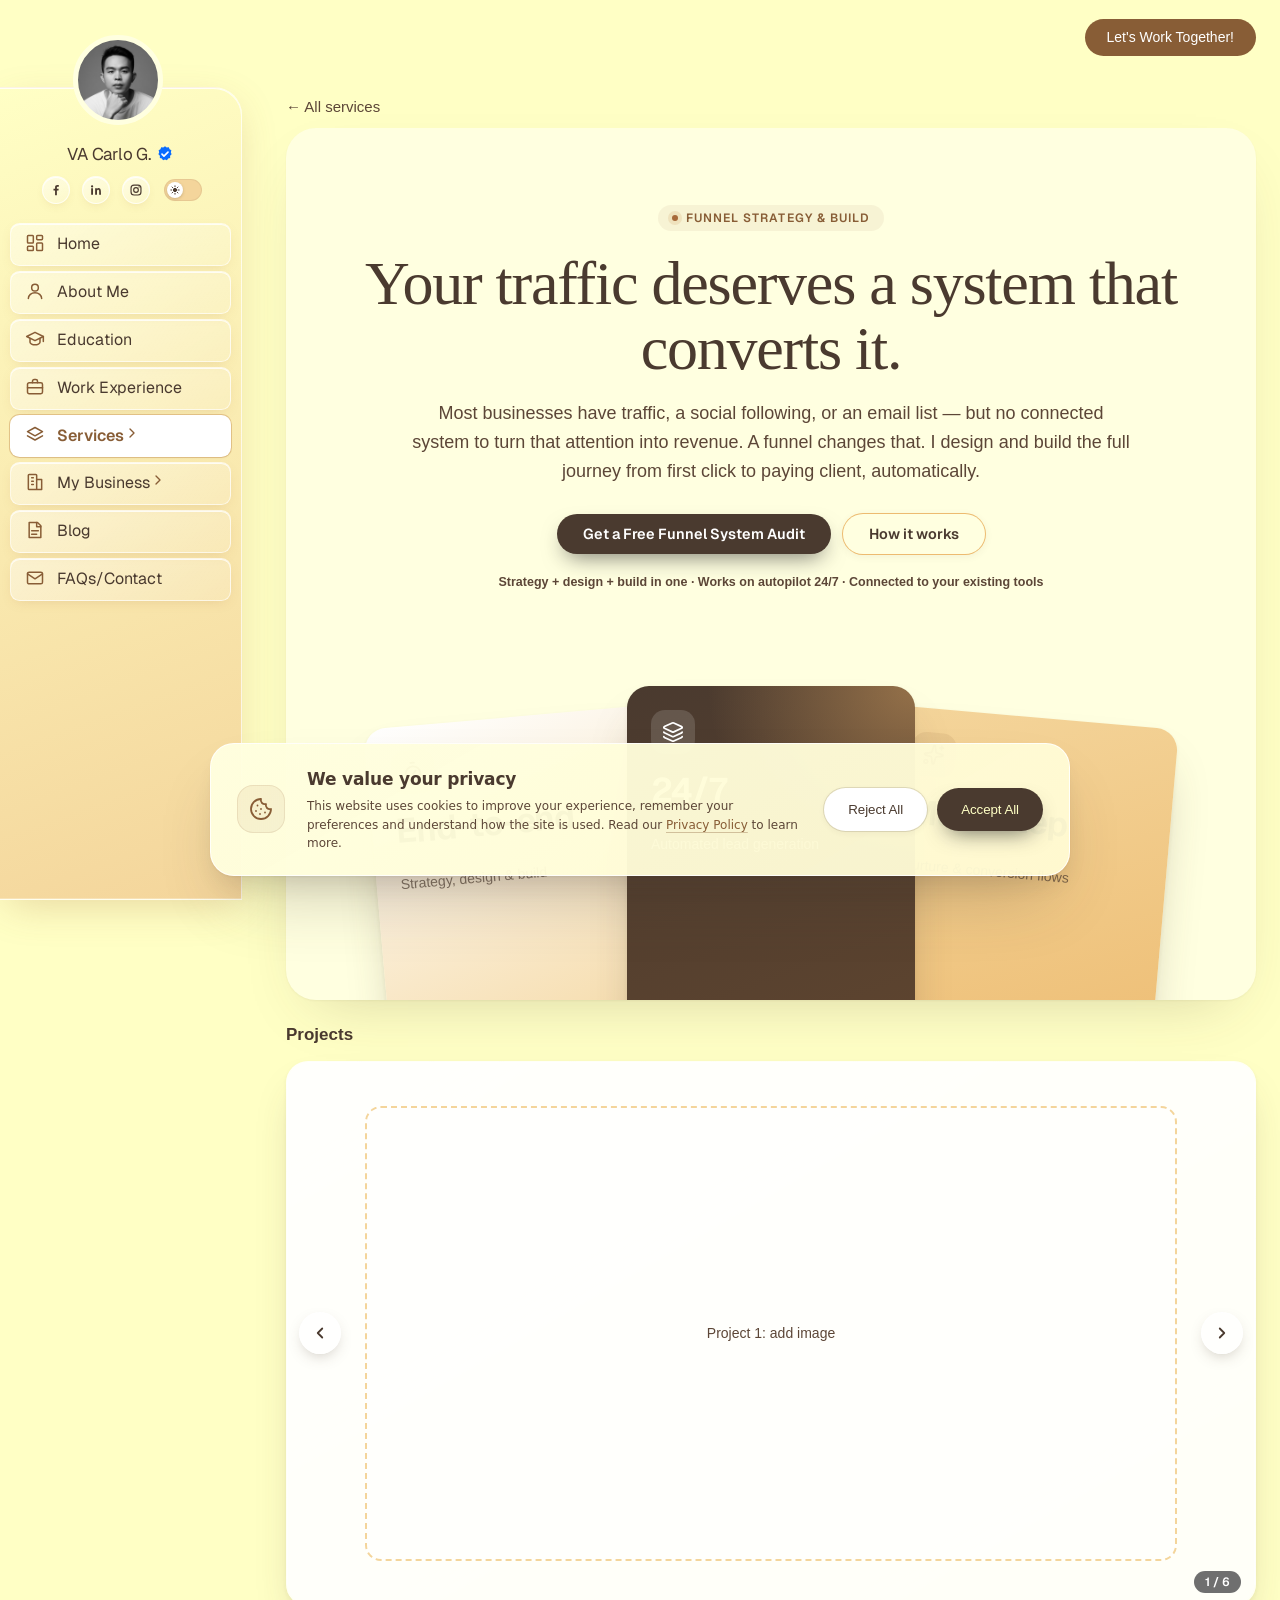
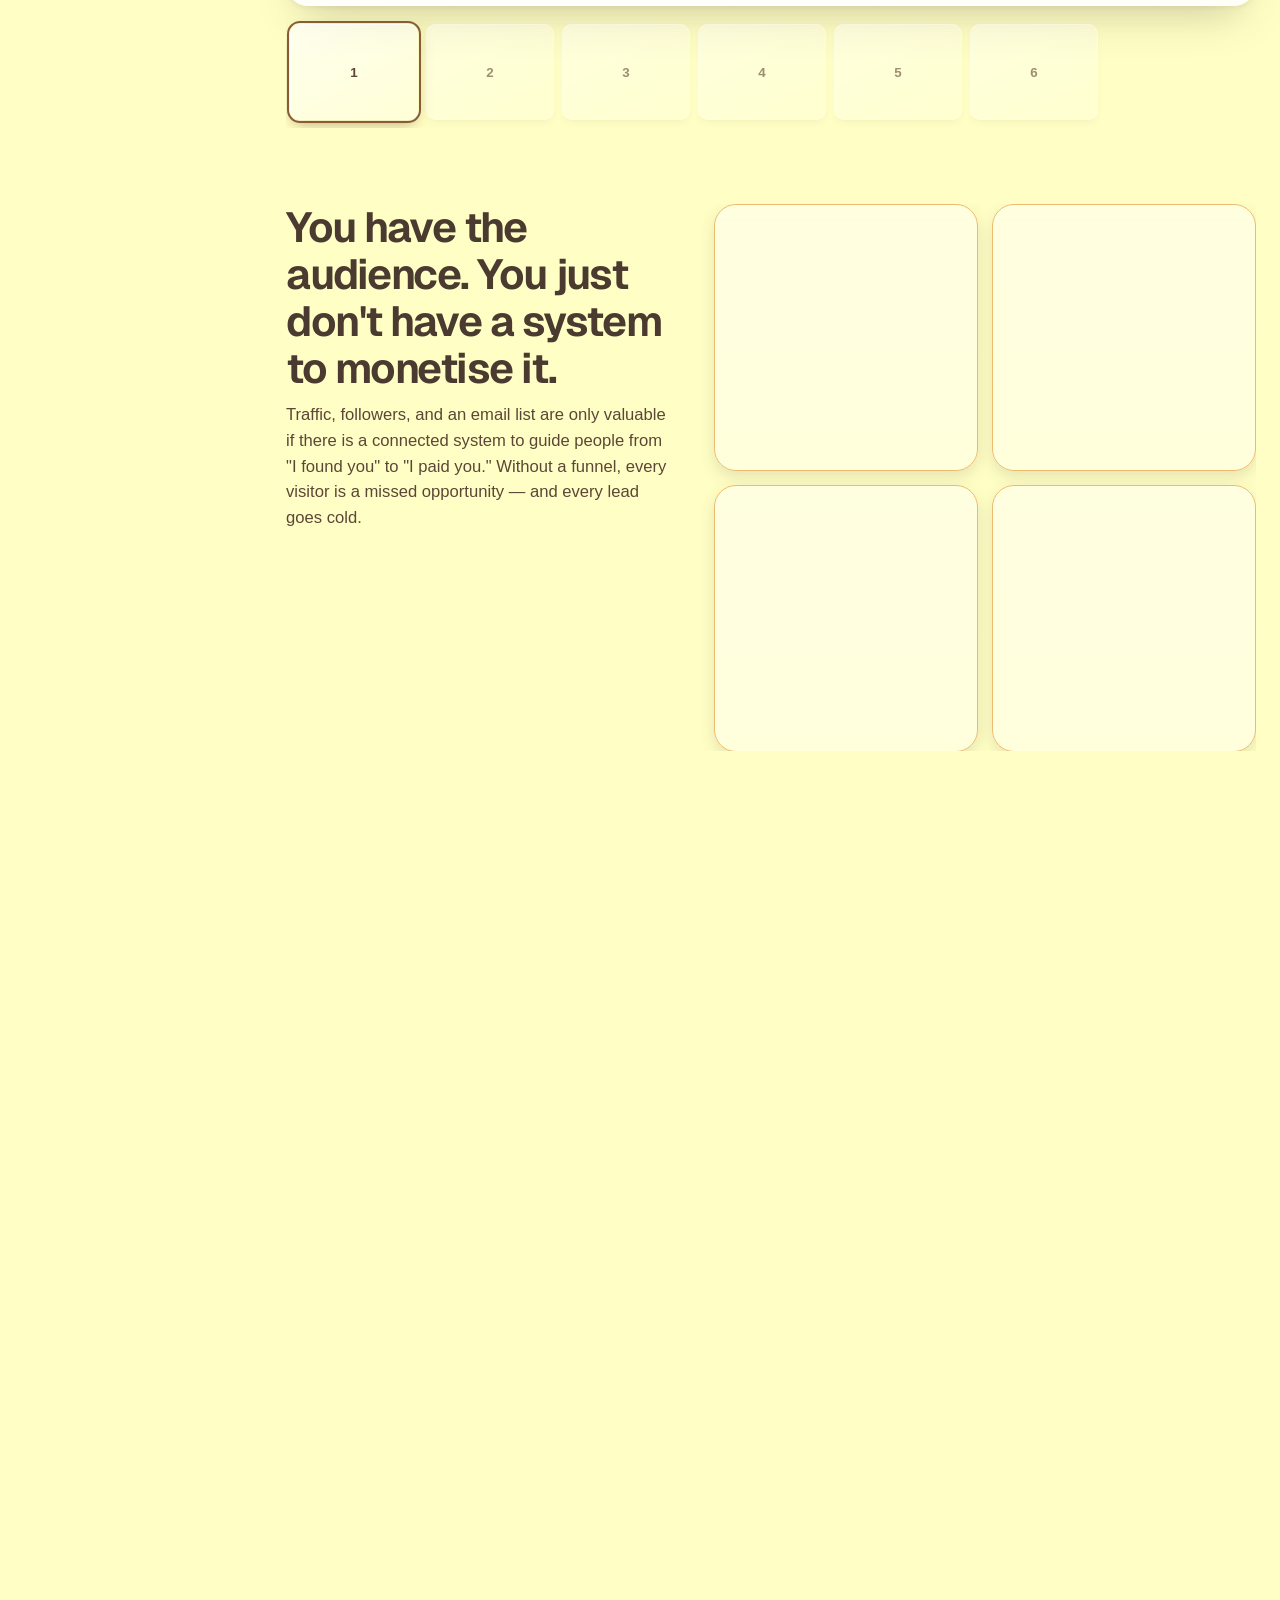
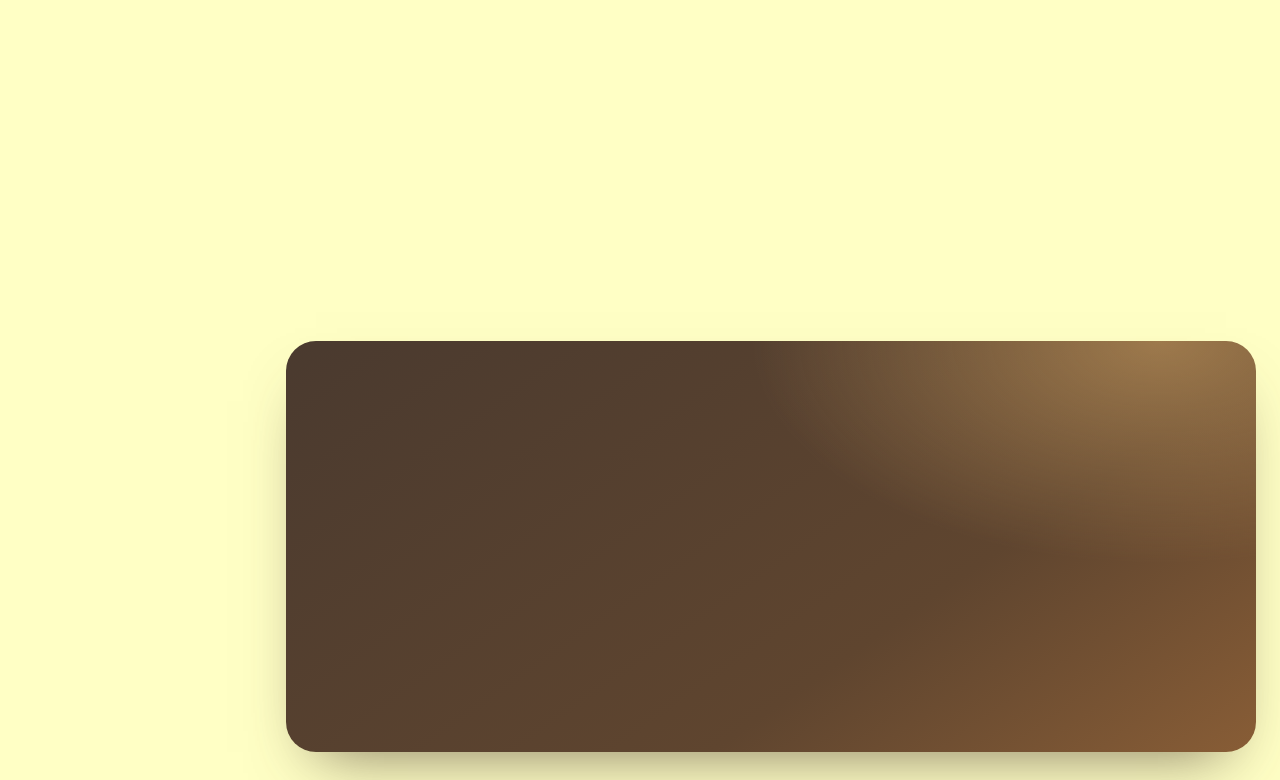
<file: services/funnel-system-design.html>
<!DOCTYPE html>
<html lang="en">
<head>
<meta charset="utf-8">
<meta name="viewport" content="width=device-width, initial-scale=1, viewport-fit=cover">
<base href="../">
<title>Funnel Strategy, Design &amp; Build | VA Carlo G.</title>
<meta name="description" content="I design and build the full journey from first click to paying client: landing pages, email automation, and checkout flows that run automatically.">
<meta name="author" content="VA Carlo G.">
<meta name="robots" content="index, follow, max-image-preview:large, max-snippet:-1">
<meta name="theme-color" content="#885D36">
<link rel="canonical" href="https://vacarlog.taskforcezsolution.com/services/funnel-system-design.html">
<link rel="icon" type="image/svg+xml" href="favicon.svg">
<link rel="icon" href="data:image/svg+xml,%3Csvg%20xmlns=%22http://www.w3.org/2000/svg%22%20viewBox=%22-20%20-20%201285%201288%22%3E%3Cdefs%3E%3ClinearGradient%20id=%22g%22%20x1=%220%22%20y1=%220%22%20x2=%221%22%20y2=%221%22%3E%3Cstop%20offset=%220%22%20stop-color=%22%23e11d2e%22/%3E%3Cstop%20offset=%22.5%22%20stop-color=%22%238b3fd1%22/%3E%3Cstop%20offset=%221%22%20stop-color=%22%230a6cff%22/%3E%3C/linearGradient%3E%3C/defs%3E%3Cpath%20fill=%22url%28%23g%29%22%20fill-rule=%22evenodd%22%20d=%22M1245%2C1071L1176%2C934L1171%2C927L1142%2C949L1104%2C974L1061%2C999L1014%2C1023L971%2C1042L915%2C1063L830%2C1087L754%2C1101L697%2C1107L657%2C1109L610%2C1109L557%2C1106L499%2C1099L457%2C1091L380%2C1221L422%2C1230L479%2C1239L584%2C1248L696%2C1247L756%2C1242L827%2C1232L891%2C1219L942%2C1206L1045%2C1172L1101%2C1149L1152%2C1125L1208%2C1095L1240%2C1076ZM1243%2C174L1173%2C134L1082%2C91L1000%2C60L919%2C36L848%2C20L754%2C6L670%2C0L590%2C0L526%2C4L440%2C15L361%2C31L288%2C51L213%2C77L144%2C106L85%2C135L14%2C176L12%2C179L91%2C324L141%2C288L217%2C243L275%2C215L335%2C191L409%2C168L471%2C154L548%2C143L589%2C140L599%2C141L537%2C242L0%2C1063L81%2C1111L144%2C1142L147%2C1141L273%2C942L452%2C665L790%2C155L795%2C154L828%2C161L828%2C165L732%2C308L176%2C1155L180%2C1158L245%2C1183L304%2C1202L343%2C1212L685%2C668L688%2C666L904%2C667L1012%2C502L793%2C500L870%2C380L981%2C213L984%2C212L1005%2C221L1068%2C253L1121%2C285L1172%2C321L1245%2C177Z%22/%3E%3C/svg%3E">
<meta property="og:type" content="website">
<meta property="og:site_name" content="TaskForce Z Solution">
<meta property="og:title" content="Funnel Strategy, Design &amp; Build | VA Carlo G.">
<meta property="og:description" content="I design and build the full journey from first click to paying client: landing pages, email automation, and checkout flows that run automatically.">
<meta property="og:url" content="https://vacarlog.taskforcezsolution.com/services/funnel-system-design.html">
<meta property="og:image" content="https://vacarlog.taskforcezsolution.com/assets/img/image-002.jpg">
<meta property="og:image:alt" content="VA Carlo G.">
<meta name="twitter:card" content="summary_large_image">
<meta name="twitter:title" content="Funnel Strategy, Design &amp; Build | VA Carlo G.">
<meta name="twitter:description" content="I design and build the full journey from first click to paying client: landing pages, email automation, and checkout flows that run automatically.">
<meta name="twitter:image" content="https://vacarlog.taskforcezsolution.com/assets/img/image-002.jpg">
<script type="application/ld+json">{"@context":"https://schema.org","@graph":[{"@type":"Person","@id":"https://vacarlog.taskforcezsolution.com/#person","name":"VA Carlo G.","url":"https://vacarlog.taskforcezsolution.com/","image":"https://vacarlog.taskforcezsolution.com/assets/img/image-002.jpg","jobTitle":"LearnWorlds Academy Specialist & Digital Marketing Professional","worksFor":{"@type":"Organization","name":"TaskForce Z Solution","url":"https://www.taskforcezsolution.com"},"sameAs":["https://www.linkedin.com/in/va-carlo-g-founder-taskforce-z-solution","https://www.facebook.com/tagumenyova"],"knowsAbout":["LearnWorlds","Instructional design","Online course creation","Sales funnels","Website design","Social media marketing","eBook writing and design","AI video editing"]},{"@type":"Service","@id":"https://vacarlog.taskforcezsolution.com/services/funnel-system-design.html#service","name":"Funnel System & Design","serviceType":"Funnels and conversion","description":"I design and build the full journey from first click to paying client: landing pages, email automation, and checkout flows that run automatically.","url":"https://vacarlog.taskforcezsolution.com/services/funnel-system-design.html","provider":{"@id":"https://vacarlog.taskforcezsolution.com/#person"},"areaServed":"Worldwide","audience":{"@type":"Audience","audienceType":"Coaches, consultants, and training providers"}},{"@type":"FAQPage","mainEntity":[{"@type":"Question","name":"What is a funnel and do I actually need one?","acceptedAnswer":{"@type":"Answer","text":"A funnel is a connected sequence of steps designed to move a stranger toward becoming a client — automatically. If you have traffic or followers but are not consistently converting them into leads and clients without manual effort, you need a funnel. Without one, every potential client either gets lost or requires you to be personally active to convert them. That is not scalable."}},{"@type":"Question","name":"Which platform will you build the funnel on?","acceptedAnswer":{"@type":"Answer","text":"I build on the platform that best fits your needs and existing tools. GoHighLevel is my primary recommendation for businesses that want everything — CRM, email, pages, and automation — in one place. For businesses already using WordPress, Webflow, or Mailchimp, I build within those. I will never recommend switching platforms unless there is a strong reason to do so."}},{"@type":"Question","name":"Does the funnel include copywriting or do I need to provide it?","acceptedAnswer":{"@type":"Answer","text":"Full copywriting is included in every funnel project — landing pages, email sequences, sales pages, and CTAs. All copy is written in your voice using conversion frameworks (PAS, AIDA, StoryBrand). You will never receive a template with placeholder text asking you to fill in the gaps."}},{"@type":"Question","name":"How long does a funnel build take?","acceptedAnswer":{"@type":"Answer","text":"A lead generation funnel (landing page + email welcome sequence) takes 7–10 business days. A full evergreen sales funnel with multiple email sequences, sales page, and checkout typically takes 3–4 weeks. Launch funnels with pre-launch sequences are scoped individually. Timeline depends on complexity and how quickly feedback is provided at each review stage."}},{"@type":"Question","name":"Will I be able to make changes to the funnel myself after it is built?","acceptedAnswer":{"@type":"Answer","text":"Yes — every funnel handover includes a walkthrough session and written documentation. You will be able to update email content, change landing page copy, and adjust automations without needing to come back for every small change. You own the funnel outright."}},{"@type":"Question","name":"Can you audit and improve my existing funnel instead of building from scratch?","acceptedAnswer":{"@type":"Answer","text":"Absolutely — funnel audits and optimisation projects are available separately. I will review every stage of your current funnel, identify where leads are dropping off, and produce a prioritised list of improvements. In many cases a targeted optimisation (fixing the landing page conversion rate or rewriting the email sequence) produces better results faster than a full rebuild."}}]},{"@type":"BreadcrumbList","itemListElement":[{"@type":"ListItem","position":1,"name":"Home","item":"https://vacarlog.taskforcezsolution.com/"},{"@type":"ListItem","position":2,"name":"Services","item":"https://vacarlog.taskforcezsolution.com/#services"},{"@type":"ListItem","position":3,"name":"Funnel System & Design","item":"https://vacarlog.taskforcezsolution.com/services/funnel-system-design.html"}]}]}</script>
<link rel="preconnect" href="https://fonts.googleapis.com"><link rel="preconnect" href="https://fonts.gstatic.com" crossorigin><link href="https://fonts.googleapis.com/css2?family=Geist:wght@100..900&display=swap" rel="stylesheet" media="print" onload="this.media='all'"><noscript><link href="https://fonts.googleapis.com/css2?family=Geist:wght@100..900&display=swap" rel="stylesheet"></noscript>
<link rel="stylesheet" href="assets/css/site.css">
<script>(function(){var d=document.documentElement,c=navigator.connection||{},w=innerWidth<900||matchMedia("(pointer:coarse)").matches,low=c.saveData||/(^|-)2g$/.test(c.effectiveType||"")||(navigator.deviceMemory&&navigator.deviceMemory<=4)||(navigator.hardwareConcurrency&&navigator.hardwareConcurrency<=4);
if(w||low)d.classList.add("lite");
var home=d.hasAttribute("data-home"),seen=false;try{seen=sessionStorage.getItem("intro_seen")==="1";if(home)sessionStorage.setItem("intro_seen","1")}catch(e){}
if(!matchMedia("(prefers-reduced-motion: reduce)").matches&&!seen&&home)d.classList.add("intro-on")})();try{if(sessionStorage.getItem("sp")==="1"){sessionStorage.removeItem("sp");d.classList.add("sp-pending");setTimeout(function(){d.classList.remove("sp-pending")},2500)}}catch(e){}</script>
<script type="importmap">{"imports":{"three":"https://cdn.jsdelivr.net/npm/three@0.186.1/build/three.module.min.js","three/addons/":"https://cdn.jsdelivr.net/npm/three@0.186.1/examples/jsm/"}}</script>
</head>
<body data-page="svc-funnel">
<div id="tr" aria-hidden="true"></div>
<button class="tg2" type="button" role="switch" aria-checked="false" aria-label="Dark theme"><span class="tgk"><svg viewBox="0 0 24 24" fill="none" stroke="currentColor" stroke-width="2.4" stroke-linecap="round" stroke-linejoin="round"><circle cx="12" cy="12" r="4"/><path d="M12 2v2M12 20v2M4.9 4.9l1.4 1.4M17.7 17.7l1.4 1.4M2 12h2M20 12h2M4.9 19.1l1.4-1.4M17.7 6.3l1.4-1.4"/></svg><svg viewBox="0 0 24 24" fill="none" stroke="currentColor" stroke-width="2.4" stroke-linecap="round" stroke-linejoin="round"><path d="M21 12.8A9 9 0 1 1 11.2 3a7 7 0 0 0 9.8 9.8z"/></svg></span></button>
<header class="top"><a class="btn wt" href="#contact" data-cal>Let's Work Together!</a></header>
<div class="avatar" role="img" aria-label="VA Carlo G. profile photo">BC</div>
<button class="menu" id="menu" type="button" aria-label="Open menu" aria-expanded="false" aria-controls="side"><svg viewBox="0 0 24 24" fill="none" stroke="currentColor" stroke-width="2.2" stroke-linecap="round" aria-hidden="true"><line x1="4" y1="7" x2="20" y2="7"/><line x1="4" y1="12" x2="20" y2="12"/><line x1="4" y1="17" x2="20" y2="17"/></svg></button>
<nav id="side" aria-label="Main"></nav>
<div id="scrim" class="scrim" aria-hidden="true"></div><button class="edge-tab" id="edgeTab" type="button" aria-label="Open menu" tabindex="-1"></button>

<main id="view" tabindex="-1"><a href="#services" style="color:var(--mute);text-decoration:none">&larr; All services</a><section class="card hero" style="margin-top:10px"><p class="eb">Funnel Strategy &amp; Build</p><h1>Your traffic deserves a system that converts it.</h1><p class="sub">Most businesses have traffic, a social following, or an email list — but no connected system to turn that attention into revenue. A funnel changes that. I design and build the full journey from first click to paying client, automatically.</p><div class="cb-btns" style="justify-content:flex-start;margin:16px 0 12px"><a class="btn cb-btn " href="https://tally.so/r/o9evD1?service=Funnel%20System%20%26%20Design" target="_blank" rel="noopener noreferrer">Get a Free Funnel System Audit</a></div><ul class="cb-chips"><li>✓ Strategy + design + build in one</li><li>✓ Works on autopilot 24/7</li><li>✓ Connected to your existing tools</li></ul><div class="cb-stats"><div><b>End-to-end</b><span>Strategy, design &amp; build</span></div><div><b>24/7</b><span>Automated lead generation</span></div><div><b>Multi-step</b><span>Nurture &amp; conversion flows</span></div><div><b>Optimized</b><span>Data-driven improvements</span></div></div></section><h2 style="margin:22px 0 12px">Projects</h2><div id="pgal"></div><section class="cb-sec"><h2 class="cb-h">You have the audience. You just don't have a system to monetise it.</h2><p class="cb-sub">Traffic, followers, and an email list are only valuable if there is a connected system to guide people from "I found you" to "I paid you." Without a funnel, every visitor is a missed opportunity — and every lead goes cold.</p><div class="cb-grid"><div class="card cb-card"><span class="cb-ico">❌</span><h3>Traffic arrives — then disappears</h3><p>People visit your site, read your posts, watch your videos — then leave. There is no mechanism to capture them, follow up, or bring them back.</p></div><div class="card cb-card"><span class="cb-ico">❌</span><h3>Leads go cold with no follow-up</h3><p>Someone shows interest, you reply, they go quiet. Without an automated nurture sequence, most warm leads forget you within 48 hours.</p></div><div class="card cb-card"><span class="cb-ico">❌</span><h3>Revenue depends on your manual effort</h3><p>Every sale requires you to be active — posting, emailing, following up. When you stop, revenue stops. That is not a business, that is a job.</p></div><div class="card cb-card"><span class="cb-ico">❌</span><h3>Disconnected tools, no unified system</h3><p>Your landing page, email tool, social, and checkout are all separate. Nothing talks to anything else. Data is scattered and follow-up is manual.</p></div></div></section><section class="cb-sec"><p class="eb">Why work with me</p><h2 class="cb-h">A funnel that's built for your specific business — not a template.</h2><p class="cb-sub">Every funnel I build starts with understanding your offer, your audience, and your goal. No copy-paste solutions. No generic automations.</p><div class="cb-grid"><div class="card cb-card"><span class="cb-ico">🧭</span><h3>Strategy Before Structure</h3><p>Before a single page is designed, I map your customer journey, identify the gaps, and agree with you on the exact goal of every stage. The funnel serves the strategy — not the other way around.</p></div><div class="card cb-card"><span class="cb-ico">✍️</span><h3>Copy That Moves People</h3><p>Every landing page, email, and CTA is written using proven frameworks — PAS, AIDA, StoryBrand — to move visitors from awareness to action without pressure or pushiness.</p></div><div class="card cb-card"><span class="cb-ico">⚙️</span><h3>Fully Automated</h3><p>Once built, the funnel runs without you — capturing leads, sending follow-ups, tracking behaviour, and moving prospects to the next stage automatically.</p></div><div class="card cb-card"><span class="cb-ico">📊</span><h3>Built to Be Optimised</h3><p>Every funnel includes tracking, analytics, and a post-launch review. You do not just get a funnel — you get the data to improve it every month.</p></div></div></section><section class="cb-sec"><p class="eb">What I build</p><h2 class="cb-h">Seven funnel types. One integrated system.</h2><p class="cb-sub">Every business needs a different funnel depending on its offer, audience, and growth stage. Here's how to choose — or ask me to recommend one.</p><div class="cb-grid"><div class="card cb-card"><span class="cb-ico">🧲</span><h3>Lead Generation Funnel</h3><p>Attract strangers and convert them into email subscribers with a free lead magnet — the foundation of every other funnel type.</p><span class="cb-tag sm" style="margin:10px 0 0">Most common starting point</span></div><div class="card cb-card"><span class="cb-ico">📅</span><h3>Webinar &amp; Workshop Funnel</h3><p>Drive registrations for a live or evergreen webinar, deliver value, and convert attendees into paid clients or course students.</p></div><div class="card cb-card"><span class="cb-ico">📞</span><h3>Book-a-Call Funnel</h3><p>Qualify prospects, build trust, and book discovery calls automatically — so only warm, ready-to-buy leads land in your calendar.</p></div><div class="card cb-card"><span class="cb-ico">🛒</span><h3>Product Launch Funnel</h3><p>A structured pre-launch, cart open, and urgency sequence for courses, programmes, and digital products — maximising revenue in a fixed window.</p></div><div class="card cb-card"><span class="cb-ico">🔄</span><h3>Evergreen Sales Funnel</h3><p>A fully automated system that sells your offer 24/7 to new subscribers — no live launches, no manual effort, consistent monthly revenue.</p></div><div class="card cb-card"><span class="cb-ico">📈</span><h3>Upsell &amp; Retention Funnel</h3><p>Maximise revenue from existing clients with automated post-purchase sequences, upsell offers, and re-engagement campaigns.</p></div><div class="card cb-card"><span class="cb-ico">🔗</span><h3>Referral &amp; Affiliate Funnel</h3><p>Turn happy clients into active promoters with automated referral flows, affiliate links, and reward triggers — compounding your reach without additional ad spend.</p></div></div></section><section class="cb-sec"><p class="eb">What's included</p><h2 class="cb-h">Strategy, copy, design, and automation. All connected.</h2><p class="cb-sub">Every funnel project covers all six phases — nothing is half-built or left for you to figure out. A complete system, delivered end to end.</p><div class="cb-grid cb-inc"><div class="card cb-card"><span class="cb-ico">🧭</span><h3>Funnel Strategy &amp; Mapping</h3><ul class="cb-ul"><li>Customer journey mapping from first touch to purchase</li><li>Funnel type recommendation based on your offer and audience</li><li>Stage-by-stage goal definition and conversion benchmarks</li><li>Competitor and market funnel analysis</li><li>Tech stack recommendation — the right tools for your situation</li></ul></div><div class="card cb-card"><span class="cb-ico">✍️</span><h3>Copywriting</h3><ul class="cb-ul"><li>Landing page and opt-in page copy</li><li>Sales page or VSL script using proven conversion frameworks</li><li>Email sequence copy — welcome, nurture, and sales series</li><li>Thank you page and upsell copy</li><li>Ad copy and social promotion content for driving traffic</li></ul></div><div class="card cb-card"><span class="cb-ico">🎨</span><h3>Page Design &amp; Build</h3><ul class="cb-ul"><li>Custom-designed landing pages, opt-in pages, and sales pages</li><li>Checkout page and order bump design</li><li>Thank you and confirmation page design</li><li>Mobile-optimised across all breakpoints</li><li>Built on your preferred platform — GHL, WordPress, Webflow, Carrd, or LearnWorlds</li></ul></div><div class="card cb-card"><span class="cb-ico">⚙️</span><h3>Email Automation</h3><ul class="cb-ul"><li>Full email sequence setup in your email platform</li><li>Trigger-based automation — behaviours that fire the right email at the right time</li><li>Segmentation and tagging for personalised follow-up</li><li>Re-engagement sequences for cold or inactive leads</li><li>A/B subject line testing and open-rate optimisation</li></ul></div><div class="card cb-card"><span class="cb-ico">🔗</span><h3>Integration &amp; Tech Setup</h3><ul class="cb-ul"><li>End-to-end funnel integration — every tool connected and tested</li><li>Form and opt-in integration with your email platform</li><li>Payment processor setup (Stripe, PayPal, or platform native)</li><li>CRM pipeline setup and lead tagging</li><li>Google Analytics, Meta Pixel, and conversion tracking installation</li></ul></div><div class="card cb-card"><span class="cb-ico">📊</span><h3>Testing, Launch &amp; Optimisation</h3><ul class="cb-ul"><li>Full pre-launch QA — every link, form, email, and trigger tested</li><li>Launch checklist sign-off before going live</li><li>Post-launch performance review at 30 days</li><li>Conversion rate analysis and recommended improvements</li><li>30-day support window for fixes and adjustments after launch</li></ul></div></div></section><section class="cb-sec"><h2 class="cb-h">What a complete funnel actually looks like.</h2><p class="cb-sub">Six connected stages — each one designed to move the right person to the right next step, automatically.</p><div class="cb-grid"><div class="card cb-card"><span class="cb-ico">1️⃣</span><h3>Attract</h3><p>Social content, SEO, ads, or referrals bring cold traffic to your funnel entry point.</p><span class="cb-tag sm" style="margin:10px 0 0">Stage 01</span></div><div class="card cb-card"><span class="cb-ico">2️⃣</span><h3>Capture</h3><p>A high-converting landing page with a compelling lead magnet turns visitors into subscribers.</p><span class="cb-tag sm" style="margin:10px 0 0">Stage 02</span></div><div class="card cb-card"><span class="cb-ico">3️⃣</span><h3>Nurture</h3><p>An automated email sequence delivers value, builds trust, and prepares leads for the offer.</p><span class="cb-tag sm" style="margin:10px 0 0">Stage 03</span></div><div class="card cb-card"><span class="cb-ico">4️⃣</span><h3>Convert</h3><p>A persuasive sales page, VSL, or booking page presents the offer and closes the sale.</p><span class="cb-tag sm" style="margin:10px 0 0">Stage 04</span></div><div class="card cb-card"><span class="cb-ico">5️⃣</span><h3>Maximise</h3><p>Order bumps, upsells, and thank-you page offers increase average transaction value immediately.</p><span class="cb-tag sm" style="margin:10px 0 0">Stage 05</span></div><div class="card cb-card"><span class="cb-ico">6️⃣</span><h3>Retain</h3><p>Post-purchase sequences, referral flows, and re-engagement campaigns compound lifetime value.</p><span class="cb-tag sm" style="margin:10px 0 0">Stage 06</span></div></div><div class="card cb-close" style="margin-top:16px;padding:22px 18px"><p style="margin:0 0 12px;font-weight:600">Ready to stop leaving revenue on the table with a disconnected setup?</p><div class="cb-btns"><a class="btn cb-btn " href="https://tally.so/r/o9evD1?service=Funnel%20System%20%26%20Design" target="_blank" rel="noopener noreferrer">Get a free funnel audit</a></div><p class="cb-note" style="margin-top:10px">30 min · Walk away with clear diagnosis · No commitment</p></div></section><section class="cb-sec"><p class="eb">How it works</p><h2 class="cb-h">Audit to automation in five steps.</h2><p class="cb-sub">A clear, structured process so you know exactly what happens at every stage — and when your funnel goes live.</p><div class="cb-grid"><div class="card cb-card"><span class="cb-ico">1️⃣</span><h3>Funnel Audit &amp; Strategy</h3><p>I map your current setup, identify the biggest gaps, and agree with you on the funnel type and goal for every stage.</p></div><div class="card cb-card"><span class="cb-ico">2️⃣</span><h3>Copywriting</h3><p>Every page, email, and sequence is written using conversion frameworks — all reviewed and approved before design begins.</p></div><div class="card cb-card"><span class="cb-ico">3️⃣</span><h3>Design &amp; Build</h3><p>Pages designed and built on your chosen platform. Every stage connected and branded consistently.</p></div><div class="card cb-card"><span class="cb-ico">4️⃣</span><h3>Integration &amp; Automation</h3><p>Email sequences live, triggers tested, payment processing connected, tracking pixels installed. Full end-to-end test run.</p></div><div class="card cb-card"><span class="cb-ico">5️⃣</span><h3>Launch &amp; Optimise</h3><p>Funnel goes live with a 30-day performance review included. Data-driven improvements recommended at day 30.</p></div></div></section><section class="cb-sec"><p class="eb">Common questions</p><h2 class="cb-h">Answered before you ask.</h2><div class="cb-faq"><details class="card cb-q"><summary>What is a funnel and do I actually need one?</summary><p>A funnel is a connected sequence of steps designed to move a stranger toward becoming a client — automatically. If you have traffic or followers but are not consistently converting them into leads and clients without manual effort, you need a funnel. Without one, every potential client either gets lost or requires you to be personally active to convert them. That is not scalable.</p></details><details class="card cb-q"><summary>Which platform will you build the funnel on?</summary><p>I build on the platform that best fits your needs and existing tools. GoHighLevel is my primary recommendation for businesses that want everything — CRM, email, pages, and automation — in one place. For businesses already using WordPress, Webflow, or Mailchimp, I build within those. I will never recommend switching platforms unless there is a strong reason to do so.</p></details><details class="card cb-q"><summary>Does the funnel include copywriting or do I need to provide it?</summary><p>Full copywriting is included in every funnel project — landing pages, email sequences, sales pages, and CTAs. All copy is written in your voice using conversion frameworks (PAS, AIDA, StoryBrand). You will never receive a template with placeholder text asking you to fill in the gaps.</p></details><details class="card cb-q"><summary>How long does a funnel build take?</summary><p>A lead generation funnel (landing page + email welcome sequence) takes 7–10 business days. A full evergreen sales funnel with multiple email sequences, sales page, and checkout typically takes 3–4 weeks. Launch funnels with pre-launch sequences are scoped individually. Timeline depends on complexity and how quickly feedback is provided at each review stage.</p></details><details class="card cb-q"><summary>Will I be able to make changes to the funnel myself after it is built?</summary><p>Yes — every funnel handover includes a walkthrough session and written documentation. You will be able to update email content, change landing page copy, and adjust automations without needing to come back for every small change. You own the funnel outright.</p></details><details class="card cb-q"><summary>Can you audit and improve my existing funnel instead of building from scratch?</summary><p>Absolutely — funnel audits and optimisation projects are available separately. I will review every stage of your current funnel, identify where leads are dropping off, and produce a prioritised list of improvements. In many cases a targeted optimisation (fixing the landing page conversion rate or rewriting the email sequence) produces better results faster than a full rebuild.</p></details></div></section><section class="card cb-close"><p class="eb" style="margin-bottom:12px">Ready to start</p><h2 class="cb-h" style="margin:0 auto 8px">Stop converting manually. Build a system that does it for you.</h2><p class="cb-sub" style="margin:0 auto 16px">Book a free funnel audit — I will review your current setup, identify the biggest gaps, and give you a clear diagnosis before we discuss any investment.</p><div class="cb-btns"><a class="btn cb-btn " href="https://tally.so/r/o9evD1?service=Funnel%20System%20%26%20Design" target="_blank" rel="noopener noreferrer">Get a free funnel audit</a></div><div style="margin-top:16px"><ul class="cb-chips"><li>✓ Strategy + copy + design + build</li><li>✓ Runs 24/7 automatically</li><li>✓ Connected to your tools</li><li>✓ 30-day post-launch support</li></ul></div></section></main>
<div id="lbx" class="modal lbx" hidden role="dialog" aria-modal="true" aria-label="Image preview"><button class="mx" aria-label="Close">&times;</button><img alt="Preview"></div>
<div id="calmodal" class="modal" hidden role="dialog" aria-modal="true" aria-label="Book a call"><div class="mbox"><button class="mx" aria-label="Close">&times;</button><iframe title="Book a call with VA Carlo G."></iframe><p class="sub2">Calendar not loading? <a id="calnew" target="_blank" rel="noopener">Open it in a new tab</a>.</p></div></div>
<div id="cc" class="cc" role="dialog" aria-live="polite" aria-labelledby="cc-t" aria-describedby="cc-d" hidden>
<div class="cc-ic" aria-hidden="true"><svg viewBox="0 0 24 24" fill="none" stroke="currentColor" stroke-width="1.8" stroke-linecap="round" stroke-linejoin="round"><path d="M12 2a10 10 0 1 0 10 10 4 4 0 0 1-5-5 4 4 0 0 1-5-5"/><path d="M8.5 8.5v.01M16 15.5v.01M12 12v.01M11 17v.01M7 14v.01"/></svg></div>
<div class="cc-tx"><h2 id="cc-t">We value your privacy</h2><p id="cc-d">This website uses cookies to improve your experience, remember your preferences and understand how the site is used. Read our <a href="privacy-policy.html" class="cc-pp" target="_blank" rel="noopener">Privacy Policy</a> to learn more.</p></div>
<div class="cc-bt"><button type="button" class="cc-b rej" data-cc="rejected">Reject All</button><button type="button" class="cc-b acc" data-cc="accepted">Accept All</button></div>
</div>

<script src="assets/js/app.js" defer></script>
<script src="assets/js/consent.js" defer></script>
<script type="module" src="assets/js/ripple.js"></script>
<!--Start of Tawk.to Script-->
<script type="text/javascript">
var Tawk_API=Tawk_API||{}, Tawk_LoadStart=new Date();
(function(){var loaded=false;function load(){if(loaded)return;loaded=true;
var s1=document.createElement("script"),s0=document.getElementsByTagName("script")[0];
s1.async=true;
s1.src='https://embed.tawk.to/6af6f74953d1b53c46069f4e/1k7abbuha';
s1.charset='UTF-8';
s1.setAttribute('crossorigin','*');
s0.parentNode.insertBefore(s1,s0);}
["pointerdown","pointermove","scroll","keydown","touchstart"].forEach(function(e){addEventListener(e,load,{once:true,passive:true})});
setTimeout(load,8000);})();
</script>
<!--End of Tawk.to Script-->
</body>
</html>
</file>
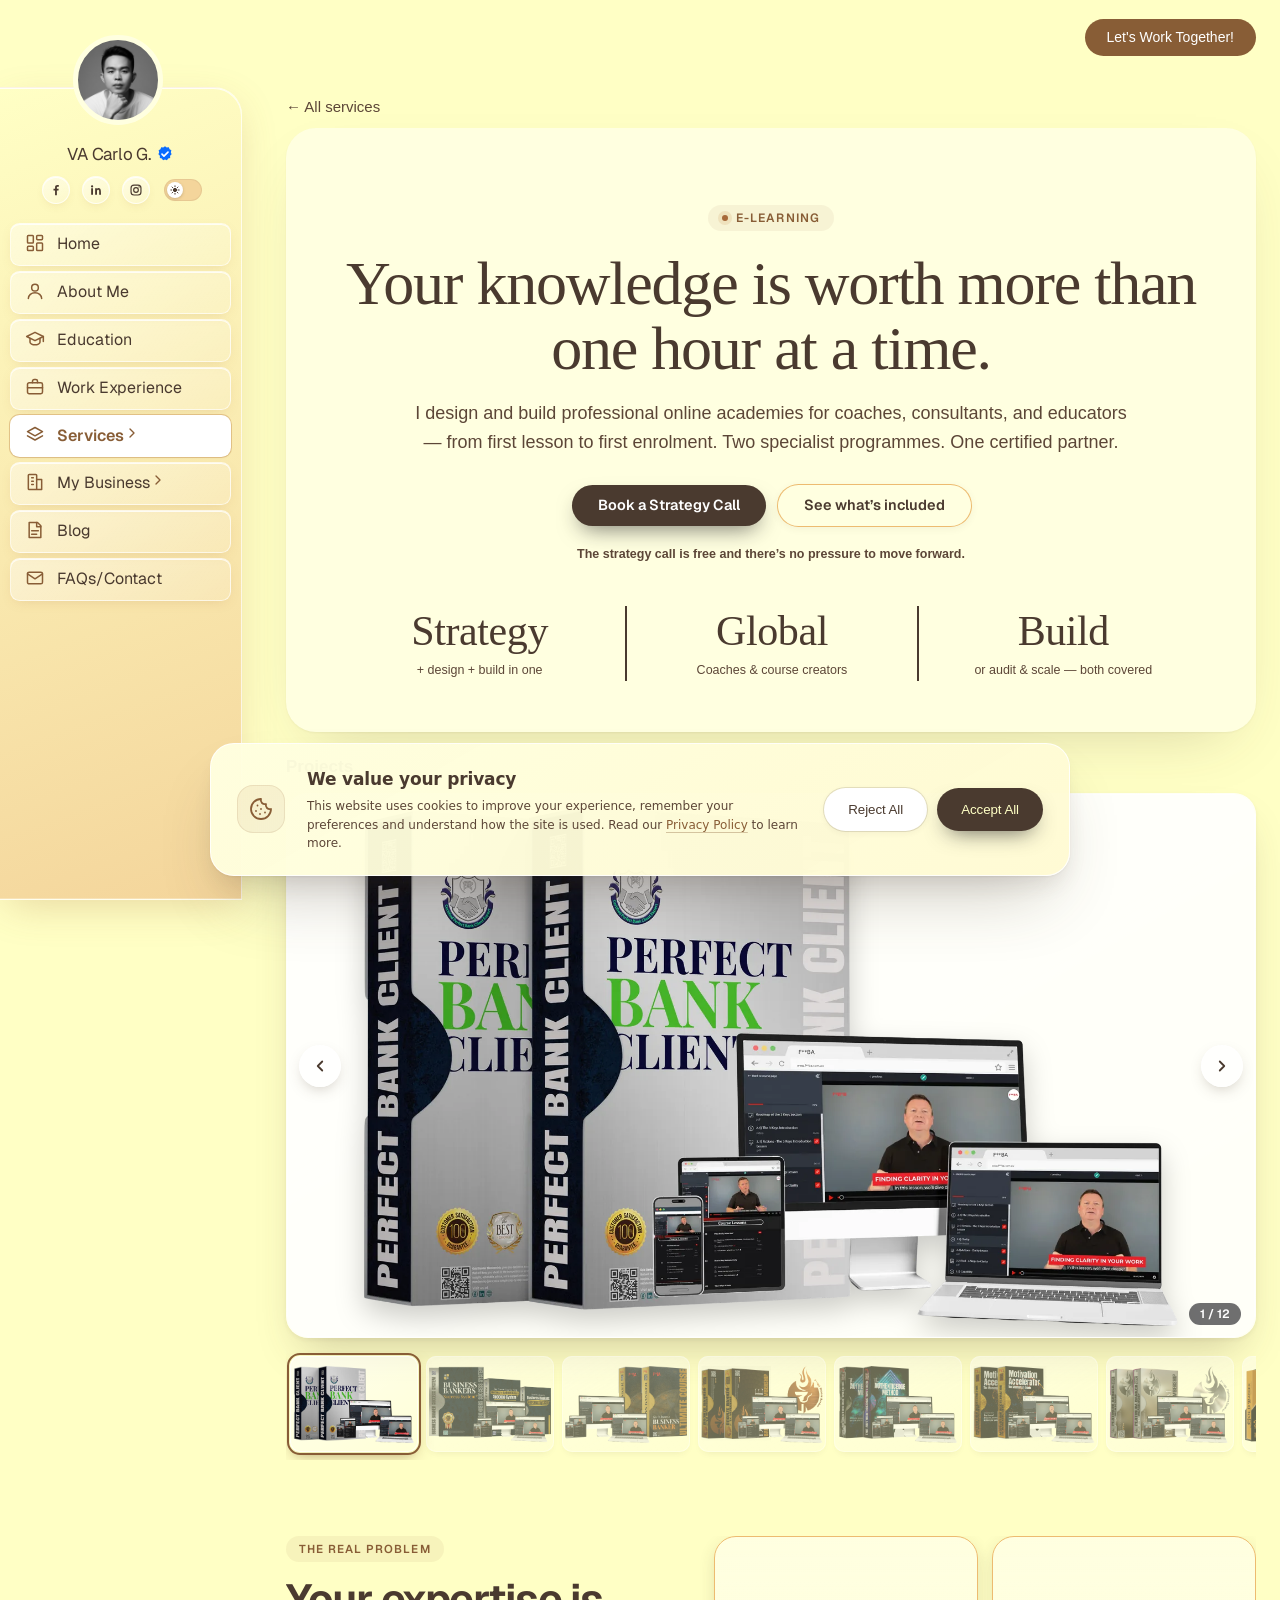
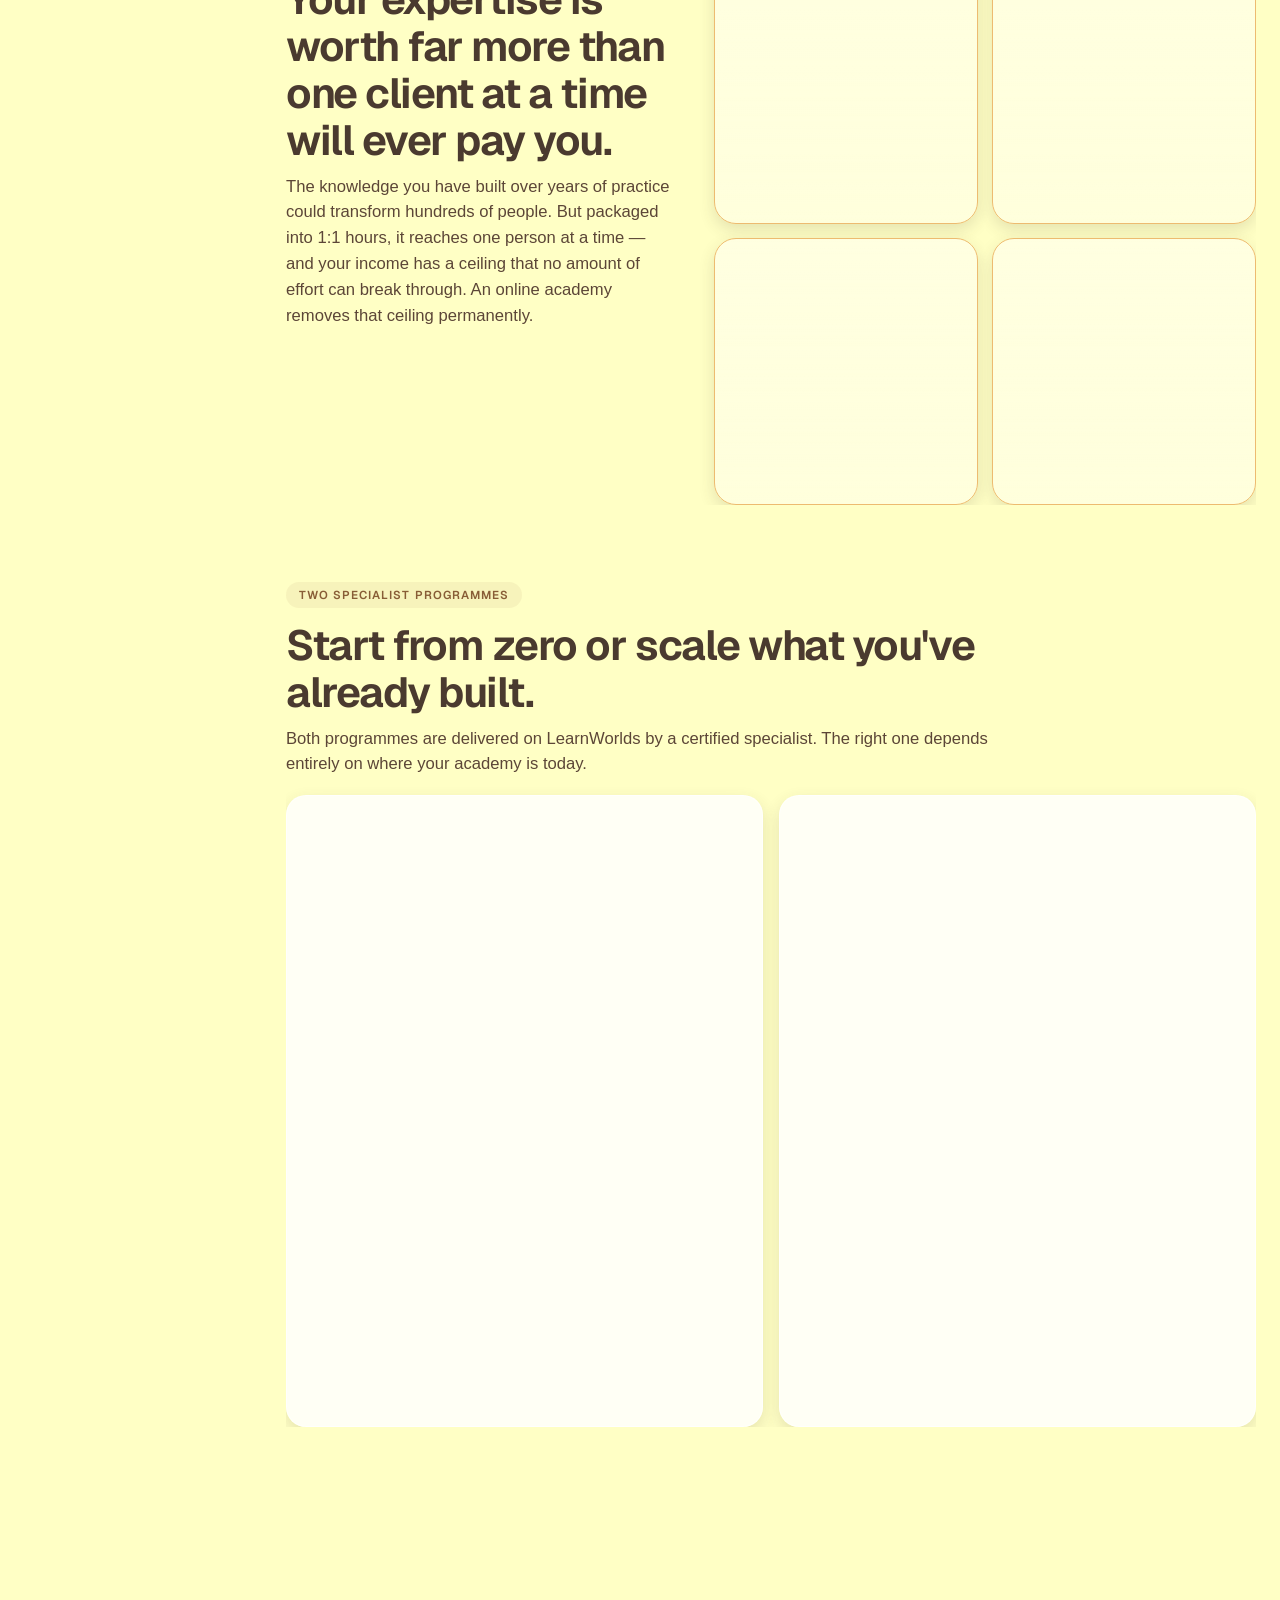
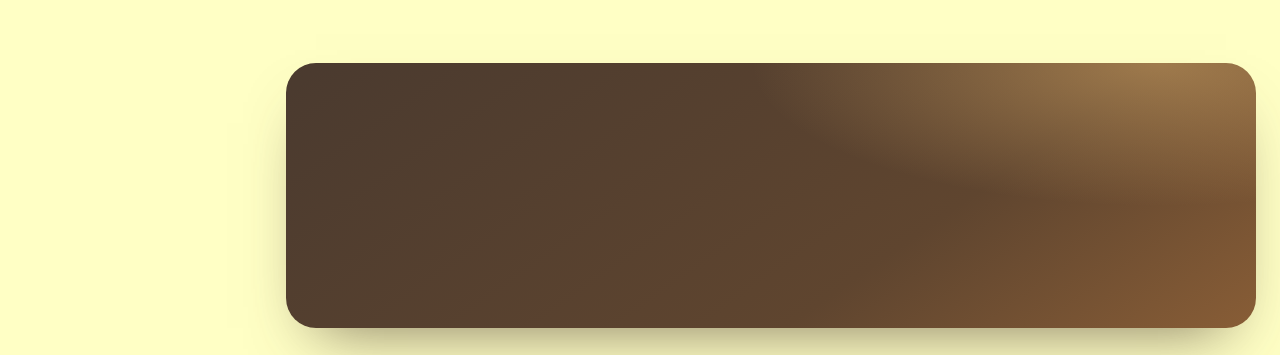
<file: services/online-course-builder-instructional-design.html>
<!DOCTYPE html>
<html lang="en">
<head>
<meta charset="utf-8">
<meta name="viewport" content="width=device-width, initial-scale=1, viewport-fit=cover">
<base href="../">
<title>Online Course Builder &amp; Instructional Design (LearnWorlds) | VA Carlo G.</title>
<meta name="description" content="I design and build professional online academies for coaches, consultants, and educators, from first lesson to first enrolment. Academy Foundation and Academy Growth Engine programmes on LearnWorlds.">
<meta name="author" content="VA Carlo G.">
<meta name="robots" content="index, follow, max-image-preview:large, max-snippet:-1">
<meta name="theme-color" content="#885D36">
<link rel="canonical" href="https://vacarlog.taskforcezsolution.com/services/online-course-builder-instructional-design.html">
<link rel="icon" type="image/svg+xml" href="favicon.svg">
<link rel="icon" href="data:image/svg+xml,%3Csvg%20xmlns=%22http://www.w3.org/2000/svg%22%20viewBox=%22-20%20-20%201285%201288%22%3E%3Cdefs%3E%3ClinearGradient%20id=%22g%22%20x1=%220%22%20y1=%220%22%20x2=%221%22%20y2=%221%22%3E%3Cstop%20offset=%220%22%20stop-color=%22%23e11d2e%22/%3E%3Cstop%20offset=%22.5%22%20stop-color=%22%238b3fd1%22/%3E%3Cstop%20offset=%221%22%20stop-color=%22%230a6cff%22/%3E%3C/linearGradient%3E%3C/defs%3E%3Cpath%20fill=%22url%28%23g%29%22%20fill-rule=%22evenodd%22%20d=%22M1245%2C1071L1176%2C934L1171%2C927L1142%2C949L1104%2C974L1061%2C999L1014%2C1023L971%2C1042L915%2C1063L830%2C1087L754%2C1101L697%2C1107L657%2C1109L610%2C1109L557%2C1106L499%2C1099L457%2C1091L380%2C1221L422%2C1230L479%2C1239L584%2C1248L696%2C1247L756%2C1242L827%2C1232L891%2C1219L942%2C1206L1045%2C1172L1101%2C1149L1152%2C1125L1208%2C1095L1240%2C1076ZM1243%2C174L1173%2C134L1082%2C91L1000%2C60L919%2C36L848%2C20L754%2C6L670%2C0L590%2C0L526%2C4L440%2C15L361%2C31L288%2C51L213%2C77L144%2C106L85%2C135L14%2C176L12%2C179L91%2C324L141%2C288L217%2C243L275%2C215L335%2C191L409%2C168L471%2C154L548%2C143L589%2C140L599%2C141L537%2C242L0%2C1063L81%2C1111L144%2C1142L147%2C1141L273%2C942L452%2C665L790%2C155L795%2C154L828%2C161L828%2C165L732%2C308L176%2C1155L180%2C1158L245%2C1183L304%2C1202L343%2C1212L685%2C668L688%2C666L904%2C667L1012%2C502L793%2C500L870%2C380L981%2C213L984%2C212L1005%2C221L1068%2C253L1121%2C285L1172%2C321L1245%2C177Z%22/%3E%3C/svg%3E">
<meta property="og:type" content="website">
<meta property="og:site_name" content="TaskForce Z Solution">
<meta property="og:title" content="Online Course Builder &amp; Instructional Design (LearnWorlds) | VA Carlo G.">
<meta property="og:description" content="I design and build professional online academies for coaches, consultants, and educators, from first lesson to first enrolment. Academy Foundation and Academy Growth Engine programmes on LearnWorlds.">
<meta property="og:url" content="https://vacarlog.taskforcezsolution.com/services/online-course-builder-instructional-design.html">
<meta property="og:image" content="https://vacarlog.taskforcezsolution.com/assets/img/image-002.jpg">
<meta property="og:image:alt" content="VA Carlo G.">
<meta name="twitter:card" content="summary_large_image">
<meta name="twitter:title" content="Online Course Builder &amp; Instructional Design (LearnWorlds) | VA Carlo G.">
<meta name="twitter:description" content="I design and build professional online academies for coaches, consultants, and educators, from first lesson to first enrolment. Academy Foundation and Academy Growth Engine programmes on LearnWorlds.">
<meta name="twitter:image" content="https://vacarlog.taskforcezsolution.com/assets/img/image-002.jpg">
<script type="application/ld+json">{"@context":"https://schema.org","@graph":[{"@type":"Person","@id":"https://vacarlog.taskforcezsolution.com/#person","name":"VA Carlo G.","url":"https://vacarlog.taskforcezsolution.com/","image":"https://vacarlog.taskforcezsolution.com/assets/img/image-002.jpg","jobTitle":"LearnWorlds Academy Specialist & Digital Marketing Professional","worksFor":{"@type":"Organization","name":"TaskForce Z Solution","url":"https://www.taskforcezsolution.com"},"sameAs":["https://www.linkedin.com/in/va-carlo-g-founder-taskforce-z-solution","https://www.facebook.com/tagumenyova"],"knowsAbout":["LearnWorlds","Instructional design","Online course creation","Sales funnels","Website design","Social media marketing","eBook writing and design","AI video editing"]},{"@type":"Service","@id":"https://vacarlog.taskforcezsolution.com/services/online-course-builder-instructional-design.html#service","name":"Online Course Builder & Instructional Design","serviceType":"E-learning","description":"I design and build professional online academies for coaches, consultants, and educators, from first lesson to first enrolment. Academy Foundation and Academy Growth Engine programmes on LearnWorlds.","url":"https://vacarlog.taskforcezsolution.com/services/online-course-builder-instructional-design.html","provider":{"@id":"https://vacarlog.taskforcezsolution.com/#person"},"areaServed":"Worldwide","audience":{"@type":"Audience","audienceType":"Coaches, consultants, and training providers"}},{"@type":"FAQPage","mainEntity":[{"@type":"Question","name":"Do I need a LearnWorlds account before we start?","acceptedAnswer":{"@type":"Answer","text":"No — you do not need an existing LearnWorlds account. During the strategy call, I will recommend the right plan tier for your needs and scale. If you already have an account and an existing academy, that is ideal for the Growth Engine programme — I begin with a full audit of what you have built."}},{"@type":"Question","name":"Do I need to have my course content recorded before we start?","acceptedAnswer":{"@type":"Answer","text":"Not necessarily. The Academy Foundation programme includes full curriculum design — which means I plan the module structure, lesson content requirements, and video briefs before you record anything. You will know exactly what to film, how long each lesson should be, and what format to use. Having some content ready speeds things up, but it is not a prerequisite for starting."}},{"@type":"Question","name":"How long does a full academy build take?","acceptedAnswer":{"@type":"Answer","text":"Academy Foundation typically takes 8–10 weeks depending on course complexity, number of modules, and how quickly content is provided for upload. A focused 8-pillar course can be live in 2–3 weeks. A multi-path academy with community features and a full launch funnel takes 8–10 weeks. Growth Engine audit and optimisation work typically produces measurable results within 30 days of implementation."}},{"@type":"Question","name":"Which programme is right for me — Foundation or Growth Engine?","acceptedAnswer":{"@type":"Answer","text":"If you have no live academy yet — or have started building one but not launched — Academy Foundation is your programme. If you have a live LearnWorlds academy that is either under-enrolling, has low completion rates, or is not generating the revenue it should, Growth Engine is the correct fit. If you are genuinely unsure, book the strategy call and I will diagnose your situation and tell you directly which programme applies."}},{"@type":"Question","name":"Can you also help with marketing and selling the course — not just the technical build?","acceptedAnswer":{"@type":"Answer","text":"Yes — both programmes include a launch strategy component: sales page copywriting, email launch sequence, and social media content for the launch period. For clients who want a full end-to-end marketing system — lead magnets, funnels, paid advertising, and ongoing social media management — I offer these as additional services that run alongside or after the academy build."}},{"@type":"Question","name":"Will I be able to manage the academy myself after it is built?","acceptedAnswer":{"@type":"Answer","text":"Yes — every project includes a structured handover session and written documentation so you can add new lessons, update content, and manage your student community independently. LearnWorlds is designed to be operated confidently by non-technical users once it is properly set up. You own the platform, the content, and all student data outright — no ongoing dependency on me to keep it running."}}]},{"@type":"BreadcrumbList","itemListElement":[{"@type":"ListItem","position":1,"name":"Home","item":"https://vacarlog.taskforcezsolution.com/"},{"@type":"ListItem","position":2,"name":"Services","item":"https://vacarlog.taskforcezsolution.com/#services"},{"@type":"ListItem","position":3,"name":"Online Course Builder & Instructional Design","item":"https://vacarlog.taskforcezsolution.com/services/online-course-builder-instructional-design.html"}]}]}</script>
<link rel="preconnect" href="https://fonts.googleapis.com"><link rel="preconnect" href="https://fonts.gstatic.com" crossorigin><link href="https://fonts.googleapis.com/css2?family=Geist:wght@100..900&display=swap" rel="stylesheet" media="print" onload="this.media='all'"><noscript><link href="https://fonts.googleapis.com/css2?family=Geist:wght@100..900&display=swap" rel="stylesheet"></noscript>
<link rel="stylesheet" href="assets/css/site.css">
<script>(function(){var d=document.documentElement,c=navigator.connection||{},w=innerWidth<900||matchMedia("(pointer:coarse)").matches,low=c.saveData||/(^|-)2g$/.test(c.effectiveType||"")||(navigator.deviceMemory&&navigator.deviceMemory<=4)||(navigator.hardwareConcurrency&&navigator.hardwareConcurrency<=4);
if(w||low)d.classList.add("lite");
var home=d.hasAttribute("data-home"),seen=false;try{seen=sessionStorage.getItem("intro_seen")==="1";if(home)sessionStorage.setItem("intro_seen","1")}catch(e){}
if(!matchMedia("(prefers-reduced-motion: reduce)").matches&&!seen&&home)d.classList.add("intro-on")})();try{if(sessionStorage.getItem("sp")==="1"){sessionStorage.removeItem("sp");d.classList.add("sp-pending");setTimeout(function(){d.classList.remove("sp-pending")},2500)}}catch(e){}</script>
<script type="importmap">{"imports":{"three":"https://cdn.jsdelivr.net/npm/three@0.186.1/build/three.module.min.js","three/addons/":"https://cdn.jsdelivr.net/npm/three@0.186.1/examples/jsm/"}}</script>
</head>
<body data-page="svc-course">
<div id="tr" aria-hidden="true"></div>
<button class="tg2" type="button" role="switch" aria-checked="false" aria-label="Dark theme"><span class="tgk"><svg viewBox="0 0 24 24" fill="none" stroke="currentColor" stroke-width="2.4" stroke-linecap="round" stroke-linejoin="round"><circle cx="12" cy="12" r="4"/><path d="M12 2v2M12 20v2M4.9 4.9l1.4 1.4M17.7 17.7l1.4 1.4M2 12h2M20 12h2M4.9 19.1l1.4-1.4M17.7 6.3l1.4-1.4"/></svg><svg viewBox="0 0 24 24" fill="none" stroke="currentColor" stroke-width="2.4" stroke-linecap="round" stroke-linejoin="round"><path d="M21 12.8A9 9 0 1 1 11.2 3a7 7 0 0 0 9.8 9.8z"/></svg></span></button>
<header class="top"><a class="btn wt" href="#contact" data-cal>Let's Work Together!</a></header>
<div class="avatar" role="img" aria-label="VA Carlo G. profile photo">BC</div>
<button class="menu" id="menu" type="button" aria-label="Open menu" aria-expanded="false" aria-controls="side"><svg viewBox="0 0 24 24" fill="none" stroke="currentColor" stroke-width="2.2" stroke-linecap="round" aria-hidden="true"><line x1="4" y1="7" x2="20" y2="7"/><line x1="4" y1="12" x2="20" y2="12"/><line x1="4" y1="17" x2="20" y2="17"/></svg></button>
<nav id="side" aria-label="Main"></nav>
<div id="scrim" class="scrim" aria-hidden="true"></div><button class="edge-tab" id="edgeTab" type="button" aria-label="Open menu" tabindex="-1"></button>

<main id="view" tabindex="-1"><a href="#services" style="color:var(--mute);text-decoration:none">&larr; All services</a><section class="card hero" style="margin-top:10px"><p class="eb">E-learning</p><h1>Your knowledge is worth more than one hour at a time.</h1><p class="sub">I design and build professional online academies for coaches, consultants, and educators &mdash; from first lesson to first enrolment. Two specialist programmes. One certified partner.</p><p style="margin:16px 0 8px"><a class="btn cb-btn " href="https://tally.so/r/o9evD1?service=Online%20Course%20Builder%20%26%20Instructional%20Design" target="_blank" rel="noopener noreferrer">Book a Strategy Call</a></p><p class="cb-note">The strategy call is free and there&rsquo;s no pressure to move forward.</p></section><h2 style="margin:22px 0 12px">Projects</h2><div id="pgal"></div><section class="cb-sec"><p class="eb">The real problem</p><h2 class="cb-h">Your expertise is worth far more than one client at a time will ever pay you.</h2><p class="cb-sub">The knowledge you have built over years of practice could transform hundreds of people. But packaged into 1:1 hours, it reaches one person at a time — and your income has a ceiling that no amount of effort can break through. An online academy removes that ceiling permanently.</p><div class="cb-grid"><div class="card cb-card"><span class="cb-n">01</span><h3>Your income stops when you stop working</h3><p>Every pound or dollar of revenue requires an hour of your time. A well-built online course sells around the clock — while you sleep, travel, and serve other clients.</p></div><div class="card cb-card"><span class="cb-n">02</span><h3>The technology is overwhelming and time-consuming</h3><p>LearnWorlds, curriculum architecture, student journeys, payment flows, and automation — the technical side alone stops most course creators before they even start.</p></div><div class="card cb-card"><span class="cb-n">03</span><h3>Your existing academy is not converting or completing</h3><p>Low enrolment rates, students who disappear after lesson one, and revenue that has plateaued — these are design problems, not content problems.</p></div><div class="card cb-card"><span class="cb-n">04</span><h3>The student experience does not match your expertise</h3><p>You have built exceptional knowledge. Your academy should reflect that. A generic platform setup undermines the trust your content has earned.</p></div></div></section><section class="cb-sec"><p class="eb">Two specialist programmes</p><h2 class="cb-h">Start from zero or scale what you've already built.</h2><p class="cb-sub">Both programmes are delivered on LearnWorlds by a certified specialist. The right one depends entirely on where your academy is today.</p><div class="cb-two"><div class="card cb-prog"><span class="cb-tag">Academy Foundation</span><h3 class="cb-ph">Build your academy from the ground up.</h3><p class="cb-sub" style="font-size:14.5px">You have expertise, ideas, or a rough course structure — but no live academy yet. Academy Foundation takes you from concept to a fully configured, professionally designed LearnWorlds academy that is ready to enroll its first students.</p><p class="cb-for">For first-time course creators</p><ul class="cb-ul ck"><li>Course curriculum design and module architecture</li><li>Full LearnWorlds platform setup and configuration</li><li>Branded academy pages — home, course, checkout, and confirmation</li><li>Learning path design and student progression logic</li><li>Quiz, assignment, and certificate builder setup</li><li>Payment processing and pricing tier configuration</li><li>Enrolment email automation and student onboarding sequence</li><li>Mobile-optimised student experience across all devices</li><li>Pre-launch strategy and sales page copywriting</li></ul><p style="margin:16px 0 0"><a class="btn cb-btn " href="https://tally.so/r/o9evD1?service=Online%20Course%20-%20Academy%20Foundation" target="_blank" rel="noopener noreferrer">Book Academy Foundation</a></p></div><div class="card cb-prog"><span class="cb-tag">Academy Growth Engine · Monthly Retainer</span><h3 class="cb-ph">Scale your academy beyond its current ceiling.</h3><p class="cb-sub" style="font-size:14.5px">You already have a LearnWorlds academy — but enrolments are lower than they should be, completion rates are disappointing, or revenue has plateaued. Growth Engine audits, optimises, and scales what you have built into a high-performing, revenue-generating system.</p><p class="cb-for">For existing academies ready to scale</p><ul class="cb-ul ck"><li>Comprehensive LearnWorlds academy audit and gap analysis</li><li>Conversion rate optimisation for enrolment and checkout pages</li><li>Student engagement strategy and completion rate improvement</li><li>Monthly live workshop and group coaching integration</li><li>Content asset creation — workbooks, resource libraries, and guides</li><li>Funnel optimisation connecting your audience to course enrolment</li><li>Upsell, cross-sell, and post-purchase sequence setup</li><li>Affiliate or referral programme configuration</li><li>Monthly performance reporting and strategic refinement</li></ul><p style="margin:16px 0 0"><a class="btn cb-btn " href="https://tally.so/r/o9evD1?service=Online%20Course%20-%20Academy%20Growth%20Engine" target="_blank" rel="noopener noreferrer">Book Academy Growth Engine</a></p></div></div></section><section class="cb-sec"><p class="eb">Why LMS Platform</p><h2 class="cb-h">The platform built for serious educators.</h2><p class="cb-sub">Not all course platforms are equal. LearnWorlds is engineered specifically for professional educators, coaches, and course creators who need more than a basic video host — it is a complete academy-grade learning environment.</p><p class="cb-sub">As an Online Course Builder and Instructional Design Specialist, every academy I build is configured from the ground up for maximum student engagement, completion, and revenue — not minimum viable functionality.</p><div class="cb-grid"><div class="card cb-card"><span class="cb-n">01</span><h3>Interactive Video Learning</h3><p>Embed quizzes, questions, and calls-to-action directly inside video lessons — students engage actively, not passively.</p></div><div class="card cb-card"><span class="cb-n">02</span><h3>Advanced Analytics &amp; Reporting</h3><p>Track completion rates, time-on-lesson, quiz scores, and revenue per student with built-in dashboards that tell you exactly what is and is not working.</p></div><div class="card cb-card"><span class="cb-n">03</span><h3>Fully Custom Branded Pages</h3><p>Every page — course catalogue, student dashboard, checkout, and certificates — is fully customisable to match your brand and reflect your professional standard.</p></div><div class="card cb-card"><span class="cb-n">04</span><h3>Certificates, Badges &amp; Gamification</h3><p>Completion certificates, achievement badges, leaderboards, and milestone systems that drive student motivation and dramatically improve course completion rates.</p></div><div class="card cb-card"><span class="cb-n">05</span><h3>Built-in Automation &amp; Email</h3><p>Automated enrolment emails, drip content unlocking, re-engagement triggers, and upsell sequences — all configured from inside one platform.</p></div><div class="card cb-card"><span class="cb-n">06</span><h3>Flexible Pricing &amp; Monetisation</h3><p>One-time, subscription, payment plan, bundle, and coupon pricing — every monetisation model a professional academy needs, fully supported.</p></div></div></section><section class="cb-sec"><p class="eb">What's included</p><h2 class="cb-h">Strategy, design, and build. All of it handled.</h2><p class="cb-sub">Both programmes cover every phase end to end — nothing is handed back half-finished for you to figure out.</p><div class="cb-grid cb-inc"><div class="card cb-card"><h3>Curriculum &amp; Learning Strategy</h3><ul class="cb-ul"><li>Course structure mapping — modules, lessons, and learning outcomes</li><li>Curriculum design aligned to your student's transformation goal</li><li>Content type planning — video, text, quizzes, PDFs, and assignments</li><li>Learning path logic and lesson prerequisite configuration</li><li>Pricing strategy and tier structure recommendation</li><li>Student success metrics definition and tracking setup</li></ul></div><div class="card cb-card"><h3>Brand &amp; Page Design</h3><ul class="cb-ul"><li>Academy home page — fully branded and conversion-optimised</li><li>Course landing page designed to convert visitors into students</li><li>Checkout page with trust signals and seamless payment flow</li><li>Student dashboard and course player branding</li><li>Certificate design and achievement badge artwork</li><li>Mobile-optimised layout across all academy pages</li></ul></div><div class="card cb-card"><h3>Technical Build &amp; Integration</h3><ul class="cb-ul"><li>Full LearnWorlds platform setup and configuration</li><li>Payment processor integration (Stripe, PayPal)</li><li>Email automation — welcome, onboarding, and progress sequences</li><li>Quiz, assignment, and certificate builder configuration</li><li>CRM, email platform, and funnel tool integration</li><li>Analytics and tracking — Google Analytics plus LW reporting</li></ul></div><div class="card cb-card"><h3>Launch &amp; Marketing</h3><ul class="cb-ul"><li>Course sales funnel — lead magnet, landing page, and email sequence</li><li>Pre-launch waitlist page and social campaign strategy</li><li>Sales page copywriting using proven conversion frameworks</li><li>Email launch sequence — pre-launch, cart open, and close</li><li>Social media content for the launch period</li><li>30-day post-launch optimisation review</li></ul></div><div class="card cb-card"><h3>Content Assets &amp; Resources</h3><ul class="cb-ul"><li>Course workbook or companion PDF design and layout</li><li>Lesson slide deck templates — branded Canva or PowerPoint masters</li><li>Resource library setup and downloadable file organisation</li><li>Quiz question design and answer logic configuration</li><li>Assignment brief writing and submission setup</li><li>Bonus module and resource section configuration</li></ul></div><div class="card cb-card"><h3>Growth &amp; Optimisation <span class="cb-tag sm">Growth Engine</span></h3><ul class="cb-ul"><li>Full academy audit — conversion, completion, and revenue gap analysis</li><li>Monthly live group coaching or workshop integration</li><li>Upsell, cross-sell, and premium tier configuration</li><li>Re-engagement automation for inactive or dropped-off students</li><li>Affiliate or referral programme setup and management</li><li>Monthly performance review and strategy refinement</li></ul></div></div></section><section class="cb-sec"><p class="eb">Investment</p><h2 class="cb-h">Why Choose Me?</h2><p class="cb-sub">Unlike traditional freelancers who specialize in only one area, I combine expertise across marketing, automation, design, content, and technology to deliver a complete academy solution.</p><div class="cb-tw"><table class="cb-t"><thead><tr><th>Feature</th><th>🇺🇸 Typical US Freelancer/Agency</th><th>🇦🇺 Typical AU Freelancer/Agency</th><th class="us">🚀 VA Carlo G.</th></tr></thead><tbody><tr><th scope="row">Average One-Time Project</th><td>$9,500–$15,000</td><td>$10,000–$12,000</td><td class="us">Starts at $1599</td></tr><tr><th scope="row">LearnWorlds setup from scratch</th><td>✔</td><td>✔</td><td class="us">✔ Included</td></tr><tr><th scope="row">Curriculum &amp; learning pathway design</th><td>Sometimes</td><td>Sometimes</td><td class="us">✔ Included</td></tr><tr><th scope="row">Branded academy page design</th><td>✔</td><td>✔</td><td class="us">✔ Included</td></tr><tr><th scope="row">Course sales page copywriting</th><td>Usually Additional</td><td>Usually Additional</td><td class="us">✔ Included</td></tr><tr><th scope="row">Payment gateway &amp; pricing configuration</th><td>✔</td><td>✔</td><td class="us">✔ Included</td></tr><tr><th scope="row">Student onboarding automation</th><td>Often Additional</td><td>Often Additional</td><td class="us">✔ Included</td></tr><tr><th scope="row">Quiz, assignments &amp; certificates</th><td>✔</td><td>✔</td><td class="us">✔ Included</td></tr><tr><th scope="row">Course migration from another platform</th><td>Additional Service</td><td>Additional Service</td><td class="us">✔ Included</td></tr><tr><th scope="row">Basic SEO for academy pages</th><td>Usually Additional</td><td>Usually Additional</td><td class="us">✔ Included</td></tr><tr><th scope="row">AI-assisted content workflow</th><td>Rare</td><td>Rare</td><td class="us">✔ Included</td></tr><tr><th scope="row">Marketing strategy consultation</th><td>Separate Service</td><td>Separate Service</td><td class="us">✔ Included</td></tr><tr><th scope="row">Funnel recommendations</th><td>Separate Service</td><td>Separate Service</td><td class="us">✔ Included</td></tr><tr><th scope="row">Analytics dashboard setup</th><td>Sometimes</td><td>Sometimes</td><td class="us">✔ Included</td></tr><tr><th scope="row">Standard operating procedures (SOPs)</th><td>Rare</td><td>Rare</td><td class="us">✔ Included</td></tr><tr><th scope="row">Technical support after launch</th><td>Limited</td><td>Limited</td><td class="us">✔ Included</td></tr></tbody></table></div></section><section class="cb-sec"><p class="eb">Common questions</p><h2 class="cb-h">Answered before you ask.</h2><div class="cb-faq"><details class="card cb-q"><summary>Do I need a LearnWorlds account before we start?</summary><p>No — you do not need an existing LearnWorlds account. During the strategy call, I will recommend the right plan tier for your needs and scale. If you already have an account and an existing academy, that is ideal for the Growth Engine programme — I begin with a full audit of what you have built.</p></details><details class="card cb-q"><summary>Do I need to have my course content recorded before we start?</summary><p>Not necessarily. The Academy Foundation programme includes full curriculum design — which means I plan the module structure, lesson content requirements, and video briefs before you record anything. You will know exactly what to film, how long each lesson should be, and what format to use. Having some content ready speeds things up, but it is not a prerequisite for starting.</p></details><details class="card cb-q"><summary>How long does a full academy build take?</summary><p>Academy Foundation typically takes 8–10 weeks depending on course complexity, number of modules, and how quickly content is provided for upload. A focused 8-pillar course can be live in 2–3 weeks. A multi-path academy with community features and a full launch funnel takes 8–10 weeks. Growth Engine audit and optimisation work typically produces measurable results within 30 days of implementation.</p></details><details class="card cb-q"><summary>Which programme is right for me — Foundation or Growth Engine?</summary><p>If you have no live academy yet — or have started building one but not launched — Academy Foundation is your programme. If you have a live LearnWorlds academy that is either under-enrolling, has low completion rates, or is not generating the revenue it should, Growth Engine is the correct fit. If you are genuinely unsure, book the strategy call and I will diagnose your situation and tell you directly which programme applies.</p></details><details class="card cb-q"><summary>Can you also help with marketing and selling the course — not just the technical build?</summary><p>Yes — both programmes include a launch strategy component: sales page copywriting, email launch sequence, and social media content for the launch period. For clients who want a full end-to-end marketing system — lead magnets, funnels, paid advertising, and ongoing social media management — I offer these as additional services that run alongside or after the academy build.</p></details><details class="card cb-q"><summary>Will I be able to manage the academy myself after it is built?</summary><p>Yes — every project includes a structured handover session and written documentation so you can add new lessons, update content, and manage your student community independently. LearnWorlds is designed to be operated confidently by non-technical users once it is properly set up. You own the platform, the content, and all student data outright — no ongoing dependency on me to keep it running.</p></details></div></section><section class="card cb-close"><h2 class="cb-h" style="margin:0 0 8px">Ready to build or scale your academy?</h2><p class="cb-sub" style="margin:0 0 14px">The strategy call is free and there&rsquo;s no pressure to move forward.</p><div class="cb-btns"><a class="btn cb-btn " href="https://tally.so/r/o9evD1?service=Online%20Course%20-%20Academy%20Foundation" target="_blank" rel="noopener noreferrer">Academy Foundation</a><a class="btn cb-btn " href="https://tally.so/r/o9evD1?service=Online%20Course%20-%20Academy%20Growth%20Engine" target="_blank" rel="noopener noreferrer">Academy Growth Engine (Monthly Retainer)</a></div></section></main>
<div id="lbx" class="modal lbx" hidden role="dialog" aria-modal="true" aria-label="Image preview"><button class="mx" aria-label="Close">&times;</button><img alt="Preview"></div>
<div id="calmodal" class="modal" hidden role="dialog" aria-modal="true" aria-label="Book a call"><div class="mbox"><button class="mx" aria-label="Close">&times;</button><iframe title="Book a call with VA Carlo G."></iframe><p class="sub2">Calendar not loading? <a id="calnew" target="_blank" rel="noopener">Open it in a new tab</a>.</p></div></div>
<div id="cc" class="cc" role="dialog" aria-live="polite" aria-labelledby="cc-t" aria-describedby="cc-d" hidden>
<div class="cc-ic" aria-hidden="true"><svg viewBox="0 0 24 24" fill="none" stroke="currentColor" stroke-width="1.8" stroke-linecap="round" stroke-linejoin="round"><path d="M12 2a10 10 0 1 0 10 10 4 4 0 0 1-5-5 4 4 0 0 1-5-5"/><path d="M8.5 8.5v.01M16 15.5v.01M12 12v.01M11 17v.01M7 14v.01"/></svg></div>
<div class="cc-tx"><h2 id="cc-t">We value your privacy</h2><p id="cc-d">This website uses cookies to improve your experience, remember your preferences and understand how the site is used. Read our <a href="privacy-policy.html" class="cc-pp" target="_blank" rel="noopener">Privacy Policy</a> to learn more.</p></div>
<div class="cc-bt"><button type="button" class="cc-b rej" data-cc="rejected">Reject All</button><button type="button" class="cc-b acc" data-cc="accepted">Accept All</button></div>
</div>

<script src="assets/js/app.js" defer></script>
<script src="assets/js/consent.js" defer></script>
<script type="module" src="assets/js/ripple.js"></script>
<!--Start of Tawk.to Script-->
<script type="text/javascript">
var Tawk_API=Tawk_API||{}, Tawk_LoadStart=new Date();
(function(){var loaded=false;function load(){if(loaded)return;loaded=true;
var s1=document.createElement("script"),s0=document.getElementsByTagName("script")[0];
s1.async=true;
s1.src='https://embed.tawk.to/6af6f74953d1b53c46069f4e/1k7abbuha';
s1.charset='UTF-8';
s1.setAttribute('crossorigin','*');
s0.parentNode.insertBefore(s1,s0);}
["pointerdown","pointermove","scroll","keydown","touchstart"].forEach(function(e){addEventListener(e,load,{once:true,passive:true})});
setTimeout(load,8000);})();
</script>
<!--End of Tawk.to Script-->
</body>
</html>
</file>
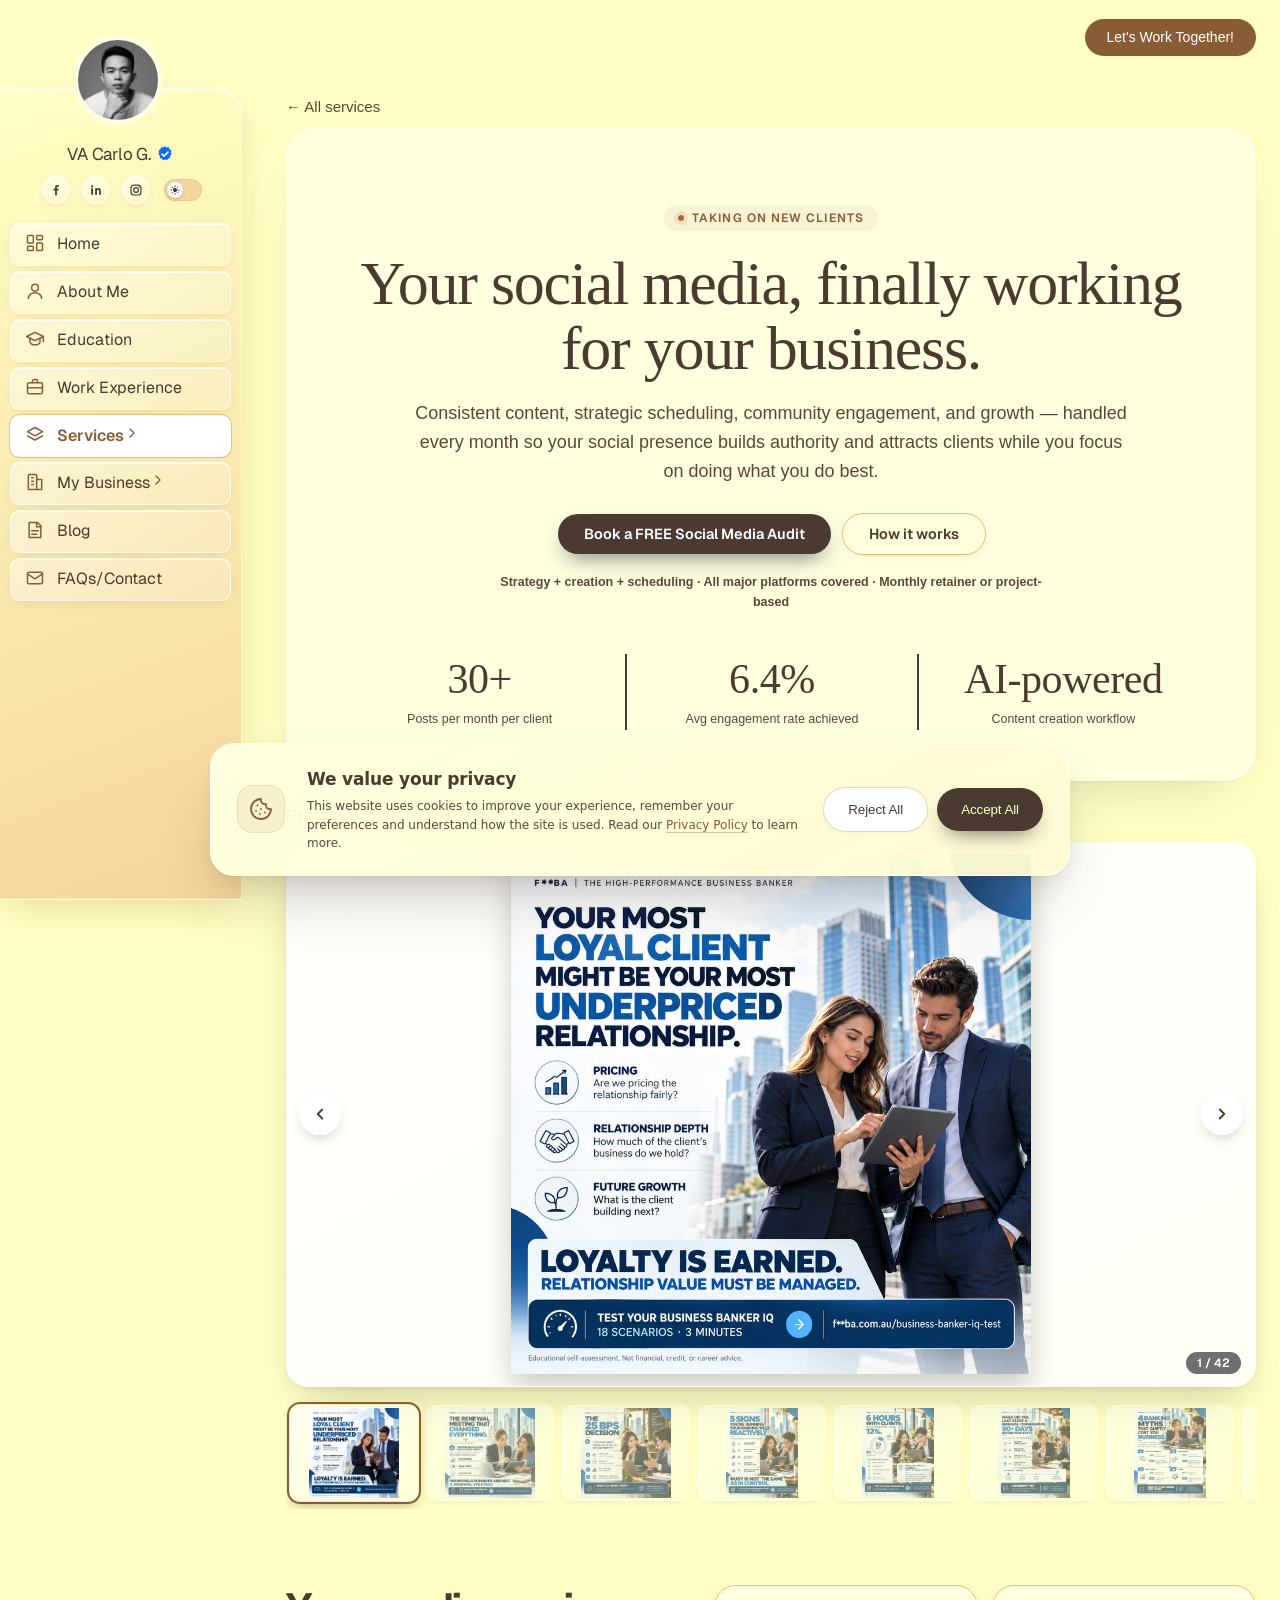
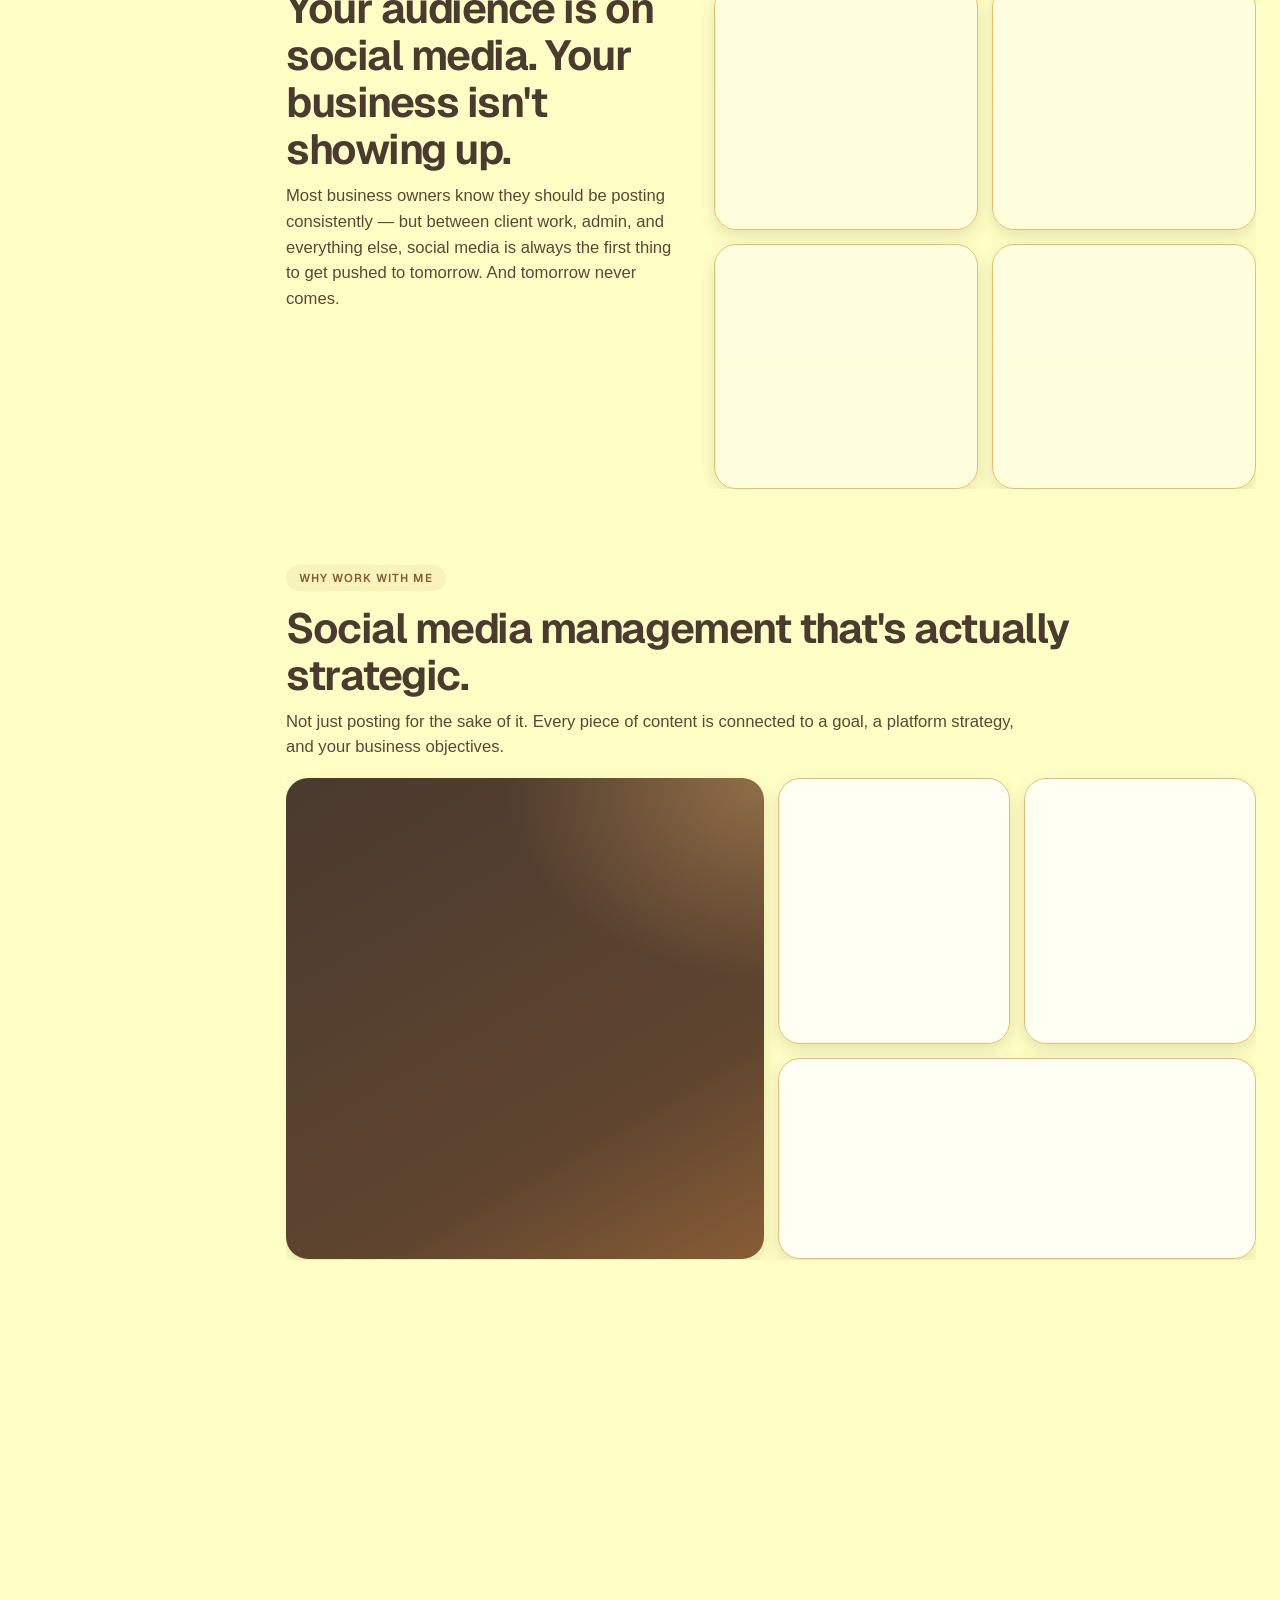
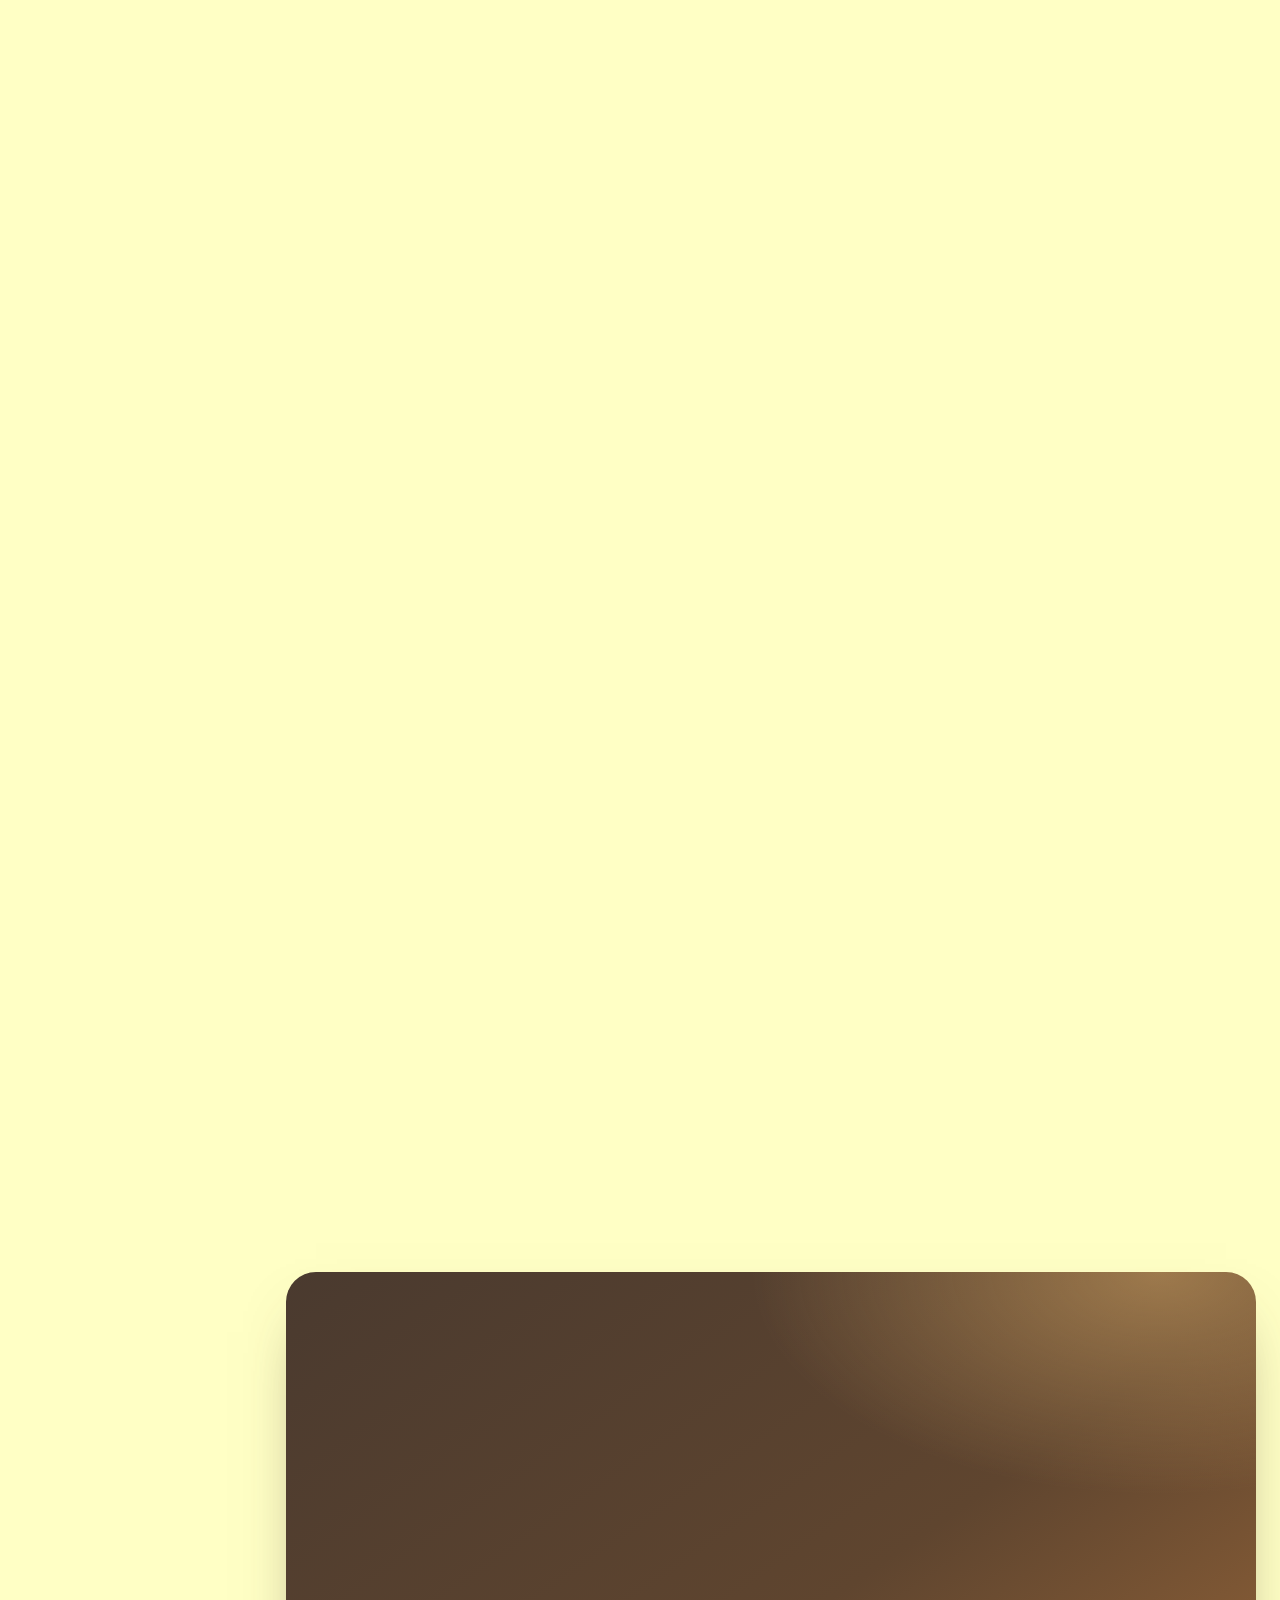
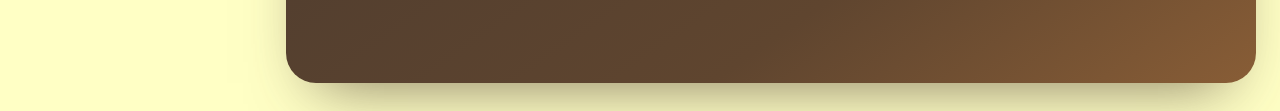
<file: services/social-media-marketing.html>
<!DOCTYPE html>
<html lang="en">
<head>
<meta charset="utf-8">
<meta name="viewport" content="width=device-width, initial-scale=1, viewport-fit=cover">
<base href="../">
<title>Social Media Marketing &amp; Management | VA Carlo G.</title>
<meta name="description" content="Consistent content, strategic scheduling, community engagement, and growth, handled every month so your social presence builds authority and attracts clients.">
<meta name="author" content="VA Carlo G.">
<meta name="robots" content="index, follow, max-image-preview:large, max-snippet:-1">
<meta name="theme-color" content="#885D36">
<link rel="canonical" href="https://vacarlog.taskforcezsolution.com/services/social-media-marketing.html">
<link rel="icon" type="image/svg+xml" href="favicon.svg">
<link rel="icon" href="data:image/svg+xml,%3Csvg%20xmlns=%22http://www.w3.org/2000/svg%22%20viewBox=%22-20%20-20%201285%201288%22%3E%3Cdefs%3E%3ClinearGradient%20id=%22g%22%20x1=%220%22%20y1=%220%22%20x2=%221%22%20y2=%221%22%3E%3Cstop%20offset=%220%22%20stop-color=%22%23e11d2e%22/%3E%3Cstop%20offset=%22.5%22%20stop-color=%22%238b3fd1%22/%3E%3Cstop%20offset=%221%22%20stop-color=%22%230a6cff%22/%3E%3C/linearGradient%3E%3C/defs%3E%3Cpath%20fill=%22url%28%23g%29%22%20fill-rule=%22evenodd%22%20d=%22M1245%2C1071L1176%2C934L1171%2C927L1142%2C949L1104%2C974L1061%2C999L1014%2C1023L971%2C1042L915%2C1063L830%2C1087L754%2C1101L697%2C1107L657%2C1109L610%2C1109L557%2C1106L499%2C1099L457%2C1091L380%2C1221L422%2C1230L479%2C1239L584%2C1248L696%2C1247L756%2C1242L827%2C1232L891%2C1219L942%2C1206L1045%2C1172L1101%2C1149L1152%2C1125L1208%2C1095L1240%2C1076ZM1243%2C174L1173%2C134L1082%2C91L1000%2C60L919%2C36L848%2C20L754%2C6L670%2C0L590%2C0L526%2C4L440%2C15L361%2C31L288%2C51L213%2C77L144%2C106L85%2C135L14%2C176L12%2C179L91%2C324L141%2C288L217%2C243L275%2C215L335%2C191L409%2C168L471%2C154L548%2C143L589%2C140L599%2C141L537%2C242L0%2C1063L81%2C1111L144%2C1142L147%2C1141L273%2C942L452%2C665L790%2C155L795%2C154L828%2C161L828%2C165L732%2C308L176%2C1155L180%2C1158L245%2C1183L304%2C1202L343%2C1212L685%2C668L688%2C666L904%2C667L1012%2C502L793%2C500L870%2C380L981%2C213L984%2C212L1005%2C221L1068%2C253L1121%2C285L1172%2C321L1245%2C177Z%22/%3E%3C/svg%3E">
<meta property="og:type" content="website">
<meta property="og:site_name" content="TaskForce Z Solution">
<meta property="og:title" content="Social Media Marketing &amp; Management | VA Carlo G.">
<meta property="og:description" content="Consistent content, strategic scheduling, community engagement, and growth, handled every month so your social presence builds authority and attracts clients.">
<meta property="og:url" content="https://vacarlog.taskforcezsolution.com/services/social-media-marketing.html">
<meta property="og:image" content="https://vacarlog.taskforcezsolution.com/assets/img/image-002.jpg">
<meta property="og:image:alt" content="VA Carlo G.">
<meta name="twitter:card" content="summary_large_image">
<meta name="twitter:title" content="Social Media Marketing &amp; Management | VA Carlo G.">
<meta name="twitter:description" content="Consistent content, strategic scheduling, community engagement, and growth, handled every month so your social presence builds authority and attracts clients.">
<meta name="twitter:image" content="https://vacarlog.taskforcezsolution.com/assets/img/image-002.jpg">
<script type="application/ld+json">{"@context":"https://schema.org","@graph":[{"@type":"Person","@id":"https://vacarlog.taskforcezsolution.com/#person","name":"VA Carlo G.","url":"https://vacarlog.taskforcezsolution.com/","image":"https://vacarlog.taskforcezsolution.com/assets/img/image-002.jpg","jobTitle":"LearnWorlds Academy Specialist & Digital Marketing Professional","worksFor":{"@type":"Organization","name":"TaskForce Z Solution","url":"https://www.taskforcezsolution.com"},"sameAs":["https://www.linkedin.com/in/va-carlo-g-founder-taskforce-z-solution","https://www.facebook.com/tagumenyova"],"knowsAbout":["LearnWorlds","Instructional design","Online course creation","Sales funnels","Website design","Social media marketing","eBook writing and design","AI video editing"]},{"@type":"Service","@id":"https://vacarlog.taskforcezsolution.com/services/social-media-marketing.html#service","name":"Social Media Marketing","serviceType":"Social media","description":"Consistent content, strategic scheduling, community engagement, and growth, handled every month so your social presence builds authority and attracts clients.","url":"https://vacarlog.taskforcezsolution.com/services/social-media-marketing.html","provider":{"@id":"https://vacarlog.taskforcezsolution.com/#person"},"areaServed":"Worldwide","audience":{"@type":"Audience","audienceType":"Coaches, consultants, and training providers"}},{"@type":"FAQPage","mainEntity":[{"@type":"Question","name":"How many posts do I get per month?","acceptedAnswer":{"@type":"Answer","text":"This depends on your package and platforms. Typically, clients on a full retainer receive 20–30 posts per month across their active platforms, plus Stories, Reels, or short-form video. The exact output is agreed in advance and documented in your content calendar — no surprises and nothing vague."}},{"@type":"Question","name":"Will the content actually sound like me?","acceptedAnswer":{"@type":"Answer","text":"Yes — and this is something I take seriously. Onboarding includes a brand voice and tone audit where I study how you write, speak, and communicate. I review your existing posts, any past content, and we have a voice discovery conversation. Most of my clients' audiences have no idea they're not writing their own content — which is exactly the goal."}},{"@type":"Question","name":"Which platforms do you manage?","acceptedAnswer":{"@type":"Answer","text":"Instagram, LinkedIn, Facebook, TikTok, YouTube (Shorts and standard uploads), and X (Twitter). I'll discuss which platforms make sense for your audience and goals during the strategy call — not every business needs to be on every platform, and I'll tell you honestly where your time and budget is best spent."}},{"@type":"Question","name":"Do you handle comments and DMs?","acceptedAnswer":{"@type":"Answer","text":"Comment management is included in all monthly retainers. For DMs, I provide response templates and can manage standard enquiries — for sales conversations or anything requiring your personal judgment, I'll flag those to you with a suggested response. The goal is to handle 90% of engagement without your involvement."}},{"@type":"Question","name":"Is there a minimum contract length?","acceptedAnswer":{"@type":"Answer","text":"There's a one-month minimum — social media strategy needs at least 30 days to produce meaningful data. After month one you can continue month-to-month with 14 days' notice to cancel. I don't lock clients into long contracts — I'd rather earn the ongoing relationship with results."}},{"@type":"Question","name":"How much of my time does this take?","acceptedAnswer":{"@type":"Answer","text":"Minimal. You'll spend about 1–2 hours per month reviewing and approving the content calendar, plus a brief monthly review call. Everything else — writing, design, scheduling, engagement — is handled. Some clients are more hands-on with feedback; others approve everything in one sitting. Either way works for me."}}]},{"@type":"BreadcrumbList","itemListElement":[{"@type":"ListItem","position":1,"name":"Home","item":"https://vacarlog.taskforcezsolution.com/"},{"@type":"ListItem","position":2,"name":"Services","item":"https://vacarlog.taskforcezsolution.com/#services"},{"@type":"ListItem","position":3,"name":"Social Media Marketing","item":"https://vacarlog.taskforcezsolution.com/services/social-media-marketing.html"}]}]}</script>
<link rel="preconnect" href="https://fonts.googleapis.com"><link rel="preconnect" href="https://fonts.gstatic.com" crossorigin><link href="https://fonts.googleapis.com/css2?family=Geist:wght@100..900&display=swap" rel="stylesheet" media="print" onload="this.media='all'"><noscript><link href="https://fonts.googleapis.com/css2?family=Geist:wght@100..900&display=swap" rel="stylesheet"></noscript>
<link rel="stylesheet" href="assets/css/site.css">
<script>(function(){var d=document.documentElement,c=navigator.connection||{},w=innerWidth<900||matchMedia("(pointer:coarse)").matches,low=c.saveData||/(^|-)2g$/.test(c.effectiveType||"")||(navigator.deviceMemory&&navigator.deviceMemory<=4)||(navigator.hardwareConcurrency&&navigator.hardwareConcurrency<=4);
if(w||low)d.classList.add("lite");
var home=d.hasAttribute("data-home"),seen=false;try{seen=sessionStorage.getItem("intro_seen")==="1";if(home)sessionStorage.setItem("intro_seen","1")}catch(e){}
if(!matchMedia("(prefers-reduced-motion: reduce)").matches&&!seen&&home)d.classList.add("intro-on")})();try{if(sessionStorage.getItem("sp")==="1"){sessionStorage.removeItem("sp");d.classList.add("sp-pending");setTimeout(function(){d.classList.remove("sp-pending")},2500)}}catch(e){}</script>
<script type="importmap">{"imports":{"three":"https://cdn.jsdelivr.net/npm/three@0.186.1/build/three.module.min.js","three/addons/":"https://cdn.jsdelivr.net/npm/three@0.186.1/examples/jsm/"}}</script>
</head>
<body data-page="svc-social">
<div id="tr" aria-hidden="true"></div>
<button class="tg2" type="button" role="switch" aria-checked="false" aria-label="Dark theme"><span class="tgk"><svg viewBox="0 0 24 24" fill="none" stroke="currentColor" stroke-width="2.4" stroke-linecap="round" stroke-linejoin="round"><circle cx="12" cy="12" r="4"/><path d="M12 2v2M12 20v2M4.9 4.9l1.4 1.4M17.7 17.7l1.4 1.4M2 12h2M20 12h2M4.9 19.1l1.4-1.4M17.7 6.3l1.4-1.4"/></svg><svg viewBox="0 0 24 24" fill="none" stroke="currentColor" stroke-width="2.4" stroke-linecap="round" stroke-linejoin="round"><path d="M21 12.8A9 9 0 1 1 11.2 3a7 7 0 0 0 9.8 9.8z"/></svg></span></button>
<header class="top"><a class="btn wt" href="#contact" data-cal>Let's Work Together!</a></header>
<div class="avatar" role="img" aria-label="VA Carlo G. profile photo">BC</div>
<button class="menu" id="menu" type="button" aria-label="Open menu" aria-expanded="false" aria-controls="side"><svg viewBox="0 0 24 24" fill="none" stroke="currentColor" stroke-width="2.2" stroke-linecap="round" aria-hidden="true"><line x1="4" y1="7" x2="20" y2="7"/><line x1="4" y1="12" x2="20" y2="12"/><line x1="4" y1="17" x2="20" y2="17"/></svg></button>
<nav id="side" aria-label="Main"></nav>
<div id="scrim" class="scrim" aria-hidden="true"></div><button class="edge-tab" id="edgeTab" type="button" aria-label="Open menu" tabindex="-1"></button>

<main id="view" tabindex="-1"><a href="#services" style="color:var(--mute);text-decoration:none">&larr; All services</a><section class="card hero" style="margin-top:10px"><p class="eb">Taking on new clients</p><h1>Your social media, finally working for your business.</h1><p class="sub">Consistent content, strategic scheduling, community engagement, and growth — handled every month so your social presence builds authority and attracts clients while you focus on doing what you do best.</p><div class="cb-btns" style="justify-content:flex-start;margin:16px 0 12px"><a class="btn cb-btn " href="https://tally.so/r/o9evD1?service=Social%20Media%20Marketing" target="_blank" rel="noopener noreferrer">Book a FREE Social Media Audit</a></div><ul class="cb-chips"><li>✓ Strategy + creation + scheduling</li><li>✓ All major platforms covered</li><li>✓ Monthly retainer or project-based</li></ul><div class="cb-stats"><div><b>30+</b><span>Posts per month per client</span></div><div><b>6.4%</b><span>Avg engagement rate achieved</span></div><div><b>AI-powered</b><span>Content creation workflow</span></div><div><b>Monthly</b><span>Content creation workflow</span></div></div></section><h2 style="margin:22px 0 12px">Projects</h2><div id="pgal"></div><section class="cb-sec"><h2 class="cb-h">Your audience is on social media. Your business isn't showing up.</h2><p class="cb-sub">Most business owners know they should be posting consistently — but between client work, admin, and everything else, social media is always the first thing to get pushed to tomorrow. And tomorrow never comes.</p><div class="cb-grid"><div class="card cb-card"><span class="cb-ico">❌</span><h3>Posting inconsistently — or not at all</h3><p>Your last post was three weeks ago. Your audience has moved on and your competitors are filling the gap.</p></div><div class="card cb-card"><span class="cb-ico">❌</span><h3>Content that gets ignored</h3><p>You're posting but nothing is landing. No saves, no shares, no DMs from potential clients.</p></div><div class="card cb-card"><span class="cb-ico">❌</span><h3>No strategy — just random posts</h3><p>There's no content plan, no goal, no connection between social activity and actual business growth.</p></div><div class="card cb-card"><span class="cb-ico">❌</span><h3>No time to do it properly</h3><p>Social done well takes 10–15 hours a week. That's time you don't have — and shouldn't be spending.</p></div></div></section><section class="cb-sec"><p class="eb">Why work with me</p><h2 class="cb-h">Social media management that's actually strategic.</h2><p class="cb-sub">Not just posting for the sake of it. Every piece of content is connected to a goal, a platform strategy, and your business objectives.</p><div class="cb-grid"><div class="card cb-card"><span class="cb-ico">🧭</span><h3>Strategy First</h3><p>I start with your audience, your niche, and your goals — then build a content strategy around them. No guessing, no generic templates.</p></div><div class="card cb-card"><span class="cb-ico">✍️</span><h3>Content That Converts</h3><p>Written in your voice, designed for your brand. Posts that build trust, generate engagement, and move followers toward becoming clients.</p></div><div class="card cb-card"><span class="cb-ico">⚡</span><h3>AI-Powered Efficiency</h3><p>Modern AI tools accelerate research, ideation, and production — without making your content sound robotic or generic. Speed without sacrificing quality.</p></div><div class="card cb-card"><span class="cb-ico">📈</span><h3>Results You Can See</h3><p>Monthly performance reports so you always know what's working, what's not, and what I'm adjusting. No vanity metrics — only numbers tied to business outcomes.</p></div></div></section><section class="cb-sec"><p class="eb">What's included</p><h2 class="cb-h">Everything your social presence needs. All handled.</h2><p class="cb-sub">Every Social Media Management engagement covers all four areas — strategy, content, design, and growth. Nothing is left for you to figure out.</p><div class="cb-grid cb-inc"><div class="card cb-card"><span class="cb-ico">📋</span><h3>Strategy &amp; Content Planning</h3><ul class="cb-ul"><li>Monthly content calendar built around your goals and audience</li><li>Content pillars defined for your niche and brand positioning</li><li>Platform-specific strategy (what works on LinkedIn is different from TikTok)</li><li>Hashtag research and optimisation per platform</li><li>Competitor and trend analysis monthly</li><li>Campaign planning around launches, events, or promotions</li></ul></div><div class="card cb-card"><span class="cb-ico">✍️</span><h3>Content Writing &amp; Copywriting</h3><ul class="cb-ul"><li>Captions written in your voice — educational, engaging, and on-brand</li><li>Short-form and long-form post copy across all platforms</li><li>Story scripts and carousel copy</li><li>Hook writing to stop the scroll and drive saves and shares</li><li>CTA copy crafted to generate DMs and enquiries</li><li>Bio and profile optimisation for each platform</li></ul></div><div class="card cb-card"><span class="cb-ico">📽️</span><h3>Graphic Design &amp; Video</h3><ul class="cb-ul"><li>Branded social graphics and carousel posts</li><li>Infographics and quote cards</li><li>Reel covers, Story templates, and highlight covers</li><li>AI-assisted Reels and short-form video editing</li><li>Consistent visual identity across all platforms</li><li>Thumbnail design for YouTube and video posts</li></ul></div><div class="card cb-card"><span class="cb-ico">📅</span><h3>Scheduling, Engagement &amp; Growth</h3><ul class="cb-ul"><li>Content scheduled at optimal times per platform</li><li>Comment management and community engagement</li><li>DM response support and lead conversation templates</li><li>Follower growth tactics and outreach strategy</li><li>Monthly performance reporting with key metrics</li><li>Strategy review and content adjustments based on data</li></ul></div></div></section><section class="cb-sec"><p class="eb">How it works</p><h2 class="cb-h">From first call to consistent presence.</h2><p class="cb-sub">A clear five-step process so you know exactly what to expect — and can step back while your social media runs without you.</p><div class="cb-grid"><div class="card cb-card"><span class="cb-ico">1️⃣</span><h3>Discovery &amp; Strategy</h3><p>I define your audience, content pillars, platform priorities, and 90-day social goals with you. No guessing — just a clear plan.</p></div><div class="card cb-card"><span class="cb-ico">2️⃣</span><h3>Brand &amp; Voice Audit</h3><p>I study your existing content, brand guidelines, and communication style to ensure every post sounds unmistakably like you.</p></div><div class="card cb-card"><span class="cb-ico">3️⃣</span><h3>Content Calendar</h3><p>A full month of content planned, written, and designed for your approval — before anything goes live.</p></div><div class="card cb-card"><span class="cb-ico">4️⃣</span><h3>Publish &amp; Engage</h3><p>Content goes live on schedule. Comments are managed, DMs are handled, and your community stays active and growing.</p></div><div class="card cb-card"><span class="cb-ico">5️⃣</span><h3>Report &amp; Refine</h3><p>Monthly performance report, strategy review, and content adjustments based on what the data is telling us.</p></div></div></section><section class="cb-sec"><p class="eb">Common questions</p><h2 class="cb-h">Answered before you ask.</h2><div class="cb-faq"><details class="card cb-q"><summary>How many posts do I get per month?</summary><p>This depends on your package and platforms. Typically, clients on a full retainer receive 20–30 posts per month across their active platforms, plus Stories, Reels, or short-form video. The exact output is agreed in advance and documented in your content calendar — no surprises and nothing vague.</p></details><details class="card cb-q"><summary>Will the content actually sound like me?</summary><p>Yes — and this is something I take seriously. Onboarding includes a brand voice and tone audit where I study how you write, speak, and communicate. I review your existing posts, any past content, and we have a voice discovery conversation. Most of my clients' audiences have no idea they're not writing their own content — which is exactly the goal.</p></details><details class="card cb-q"><summary>Which platforms do you manage?</summary><p>Instagram, LinkedIn, Facebook, TikTok, YouTube (Shorts and standard uploads), and X (Twitter). I'll discuss which platforms make sense for your audience and goals during the strategy call — not every business needs to be on every platform, and I'll tell you honestly where your time and budget is best spent.</p></details><details class="card cb-q"><summary>Do you handle comments and DMs?</summary><p>Comment management is included in all monthly retainers. For DMs, I provide response templates and can manage standard enquiries — for sales conversations or anything requiring your personal judgment, I'll flag those to you with a suggested response. The goal is to handle 90% of engagement without your involvement.</p></details><details class="card cb-q"><summary>Is there a minimum contract length?</summary><p>There's a one-month minimum — social media strategy needs at least 30 days to produce meaningful data. After month one you can continue month-to-month with 14 days' notice to cancel. I don't lock clients into long contracts — I'd rather earn the ongoing relationship with results.</p></details><details class="card cb-q"><summary>How much of my time does this take?</summary><p>Minimal. You'll spend about 1–2 hours per month reviewing and approving the content calendar, plus a brief monthly review call. Everything else — writing, design, scheduling, engagement — is handled. Some clients are more hands-on with feedback; others approve everything in one sitting. Either way works for me.</p></details></div></section><section class="card cb-close"><p class="eb" style="margin-bottom:12px">Ready to grow</p><h2 class="cb-h" style="margin:0 auto 8px">Your audience is waiting. Let's give them something worth following.</h2><p class="cb-sub" style="margin:0 auto 16px">Book a free 30-minute social media audit. I'll review your current presence and walk you away with a clear strategy — whether or not we work together.</p><div class="cb-btns"><a class="btn cb-btn " href="https://tally.so/r/o9evD1?service=Social%20Media%20Marketing" target="_blank" rel="noopener noreferrer">Book a FREE social media audit</a></div><div style="margin-top:16px"><ul class="cb-chips"><li>✓ No pitch — just a strategy session</li><li>✓ Your info stays private</li><li>✓ Reply within one business day</li><li>✓ Cancel anytime after month one</li></ul></div></section></main>
<div id="lbx" class="modal lbx" hidden role="dialog" aria-modal="true" aria-label="Image preview"><button class="mx" aria-label="Close">&times;</button><img alt="Preview"></div>
<div id="calmodal" class="modal" hidden role="dialog" aria-modal="true" aria-label="Book a call"><div class="mbox"><button class="mx" aria-label="Close">&times;</button><iframe title="Book a call with VA Carlo G."></iframe><p class="sub2">Calendar not loading? <a id="calnew" target="_blank" rel="noopener">Open it in a new tab</a>.</p></div></div>
<div id="cc" class="cc" role="dialog" aria-live="polite" aria-labelledby="cc-t" aria-describedby="cc-d" hidden>
<div class="cc-ic" aria-hidden="true"><svg viewBox="0 0 24 24" fill="none" stroke="currentColor" stroke-width="1.8" stroke-linecap="round" stroke-linejoin="round"><path d="M12 2a10 10 0 1 0 10 10 4 4 0 0 1-5-5 4 4 0 0 1-5-5"/><path d="M8.5 8.5v.01M16 15.5v.01M12 12v.01M11 17v.01M7 14v.01"/></svg></div>
<div class="cc-tx"><h2 id="cc-t">We value your privacy</h2><p id="cc-d">This website uses cookies to improve your experience, remember your preferences and understand how the site is used. Read our <a href="privacy-policy.html" class="cc-pp" target="_blank" rel="noopener">Privacy Policy</a> to learn more.</p></div>
<div class="cc-bt"><button type="button" class="cc-b rej" data-cc="rejected">Reject All</button><button type="button" class="cc-b acc" data-cc="accepted">Accept All</button></div>
</div>

<script src="assets/js/app.js" defer></script>
<script src="assets/js/consent.js" defer></script>
<script type="module" src="assets/js/ripple.js"></script>
<!--Start of Tawk.to Script-->
<script type="text/javascript">
var Tawk_API=Tawk_API||{}, Tawk_LoadStart=new Date();
(function(){var loaded=false;function load(){if(loaded)return;loaded=true;
var s1=document.createElement("script"),s0=document.getElementsByTagName("script")[0];
s1.async=true;
s1.src='https://embed.tawk.to/6af6f74953d1b53c46069f4e/1k7abbuha';
s1.charset='UTF-8';
s1.setAttribute('crossorigin','*');
s0.parentNode.insertBefore(s1,s0);}
["pointerdown","pointermove","scroll","keydown","touchstart"].forEach(function(e){addEventListener(e,load,{once:true,passive:true})});
setTimeout(load,8000);})();
</script>
<!--End of Tawk.to Script-->
</body>
</html>
</file>
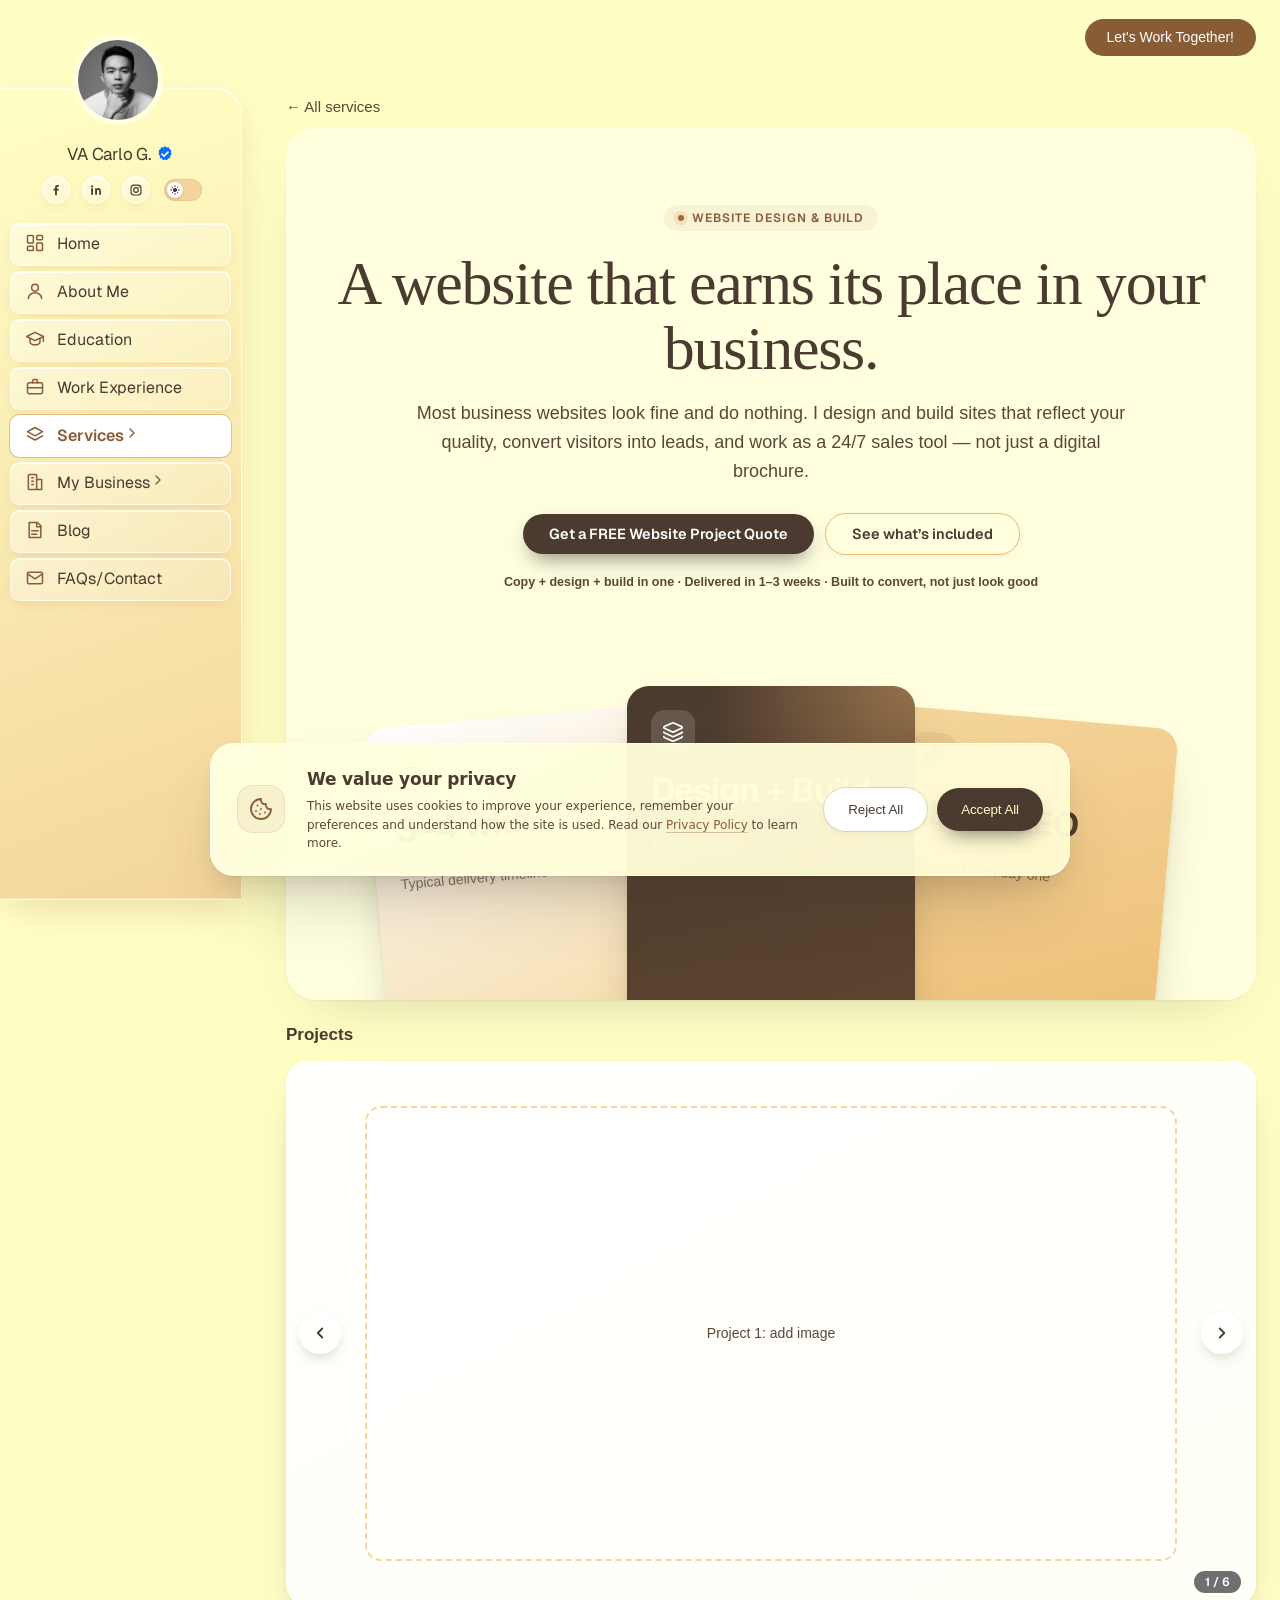
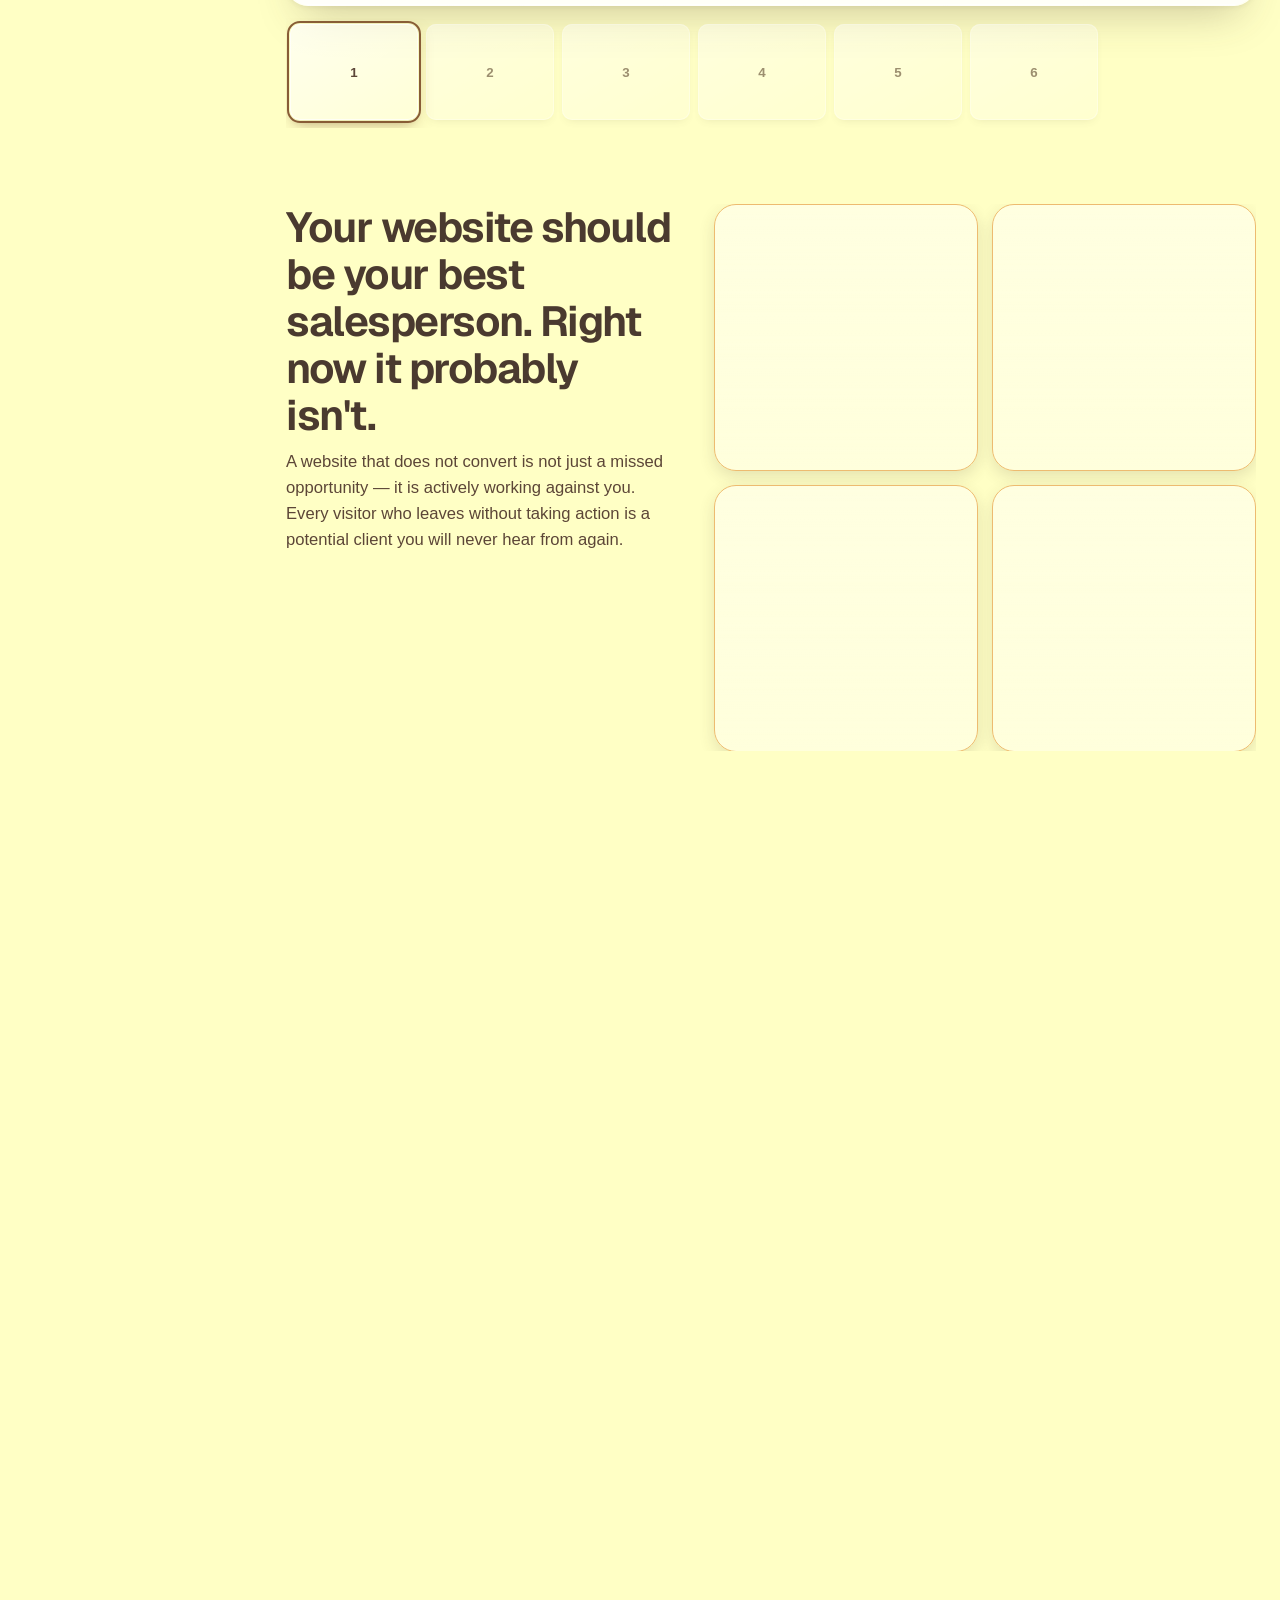
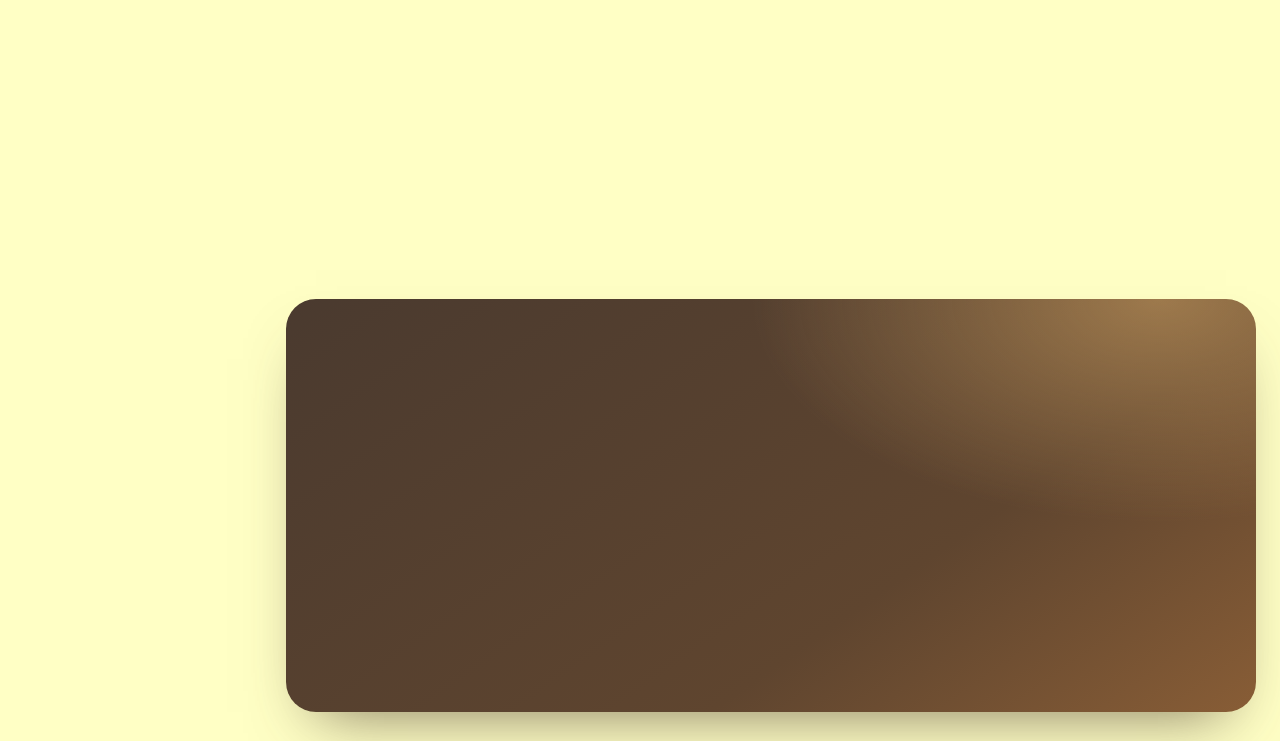
<file: services/website-design.html>
<!DOCTYPE html>
<html lang="en">
<head>
<meta charset="utf-8">
<meta name="viewport" content="width=device-width, initial-scale=1, viewport-fit=cover">
<base href="../">
<title>Website Design &amp; Build That Converts | VA Carlo G.</title>
<meta name="description" content="I design and build websites that reflect your quality, convert visitors into leads, and work as a 24/7 sales tool, not just a digital brochure.">
<meta name="author" content="VA Carlo G.">
<meta name="robots" content="index, follow, max-image-preview:large, max-snippet:-1">
<meta name="theme-color" content="#885D36">
<link rel="canonical" href="https://vacarlog.taskforcezsolution.com/services/website-design.html">
<link rel="icon" type="image/svg+xml" href="favicon.svg">
<link rel="icon" href="data:image/svg+xml,%3Csvg%20xmlns=%22http://www.w3.org/2000/svg%22%20viewBox=%22-20%20-20%201285%201288%22%3E%3Cdefs%3E%3ClinearGradient%20id=%22g%22%20x1=%220%22%20y1=%220%22%20x2=%221%22%20y2=%221%22%3E%3Cstop%20offset=%220%22%20stop-color=%22%23e11d2e%22/%3E%3Cstop%20offset=%22.5%22%20stop-color=%22%238b3fd1%22/%3E%3Cstop%20offset=%221%22%20stop-color=%22%230a6cff%22/%3E%3C/linearGradient%3E%3C/defs%3E%3Cpath%20fill=%22url%28%23g%29%22%20fill-rule=%22evenodd%22%20d=%22M1245%2C1071L1176%2C934L1171%2C927L1142%2C949L1104%2C974L1061%2C999L1014%2C1023L971%2C1042L915%2C1063L830%2C1087L754%2C1101L697%2C1107L657%2C1109L610%2C1109L557%2C1106L499%2C1099L457%2C1091L380%2C1221L422%2C1230L479%2C1239L584%2C1248L696%2C1247L756%2C1242L827%2C1232L891%2C1219L942%2C1206L1045%2C1172L1101%2C1149L1152%2C1125L1208%2C1095L1240%2C1076ZM1243%2C174L1173%2C134L1082%2C91L1000%2C60L919%2C36L848%2C20L754%2C6L670%2C0L590%2C0L526%2C4L440%2C15L361%2C31L288%2C51L213%2C77L144%2C106L85%2C135L14%2C176L12%2C179L91%2C324L141%2C288L217%2C243L275%2C215L335%2C191L409%2C168L471%2C154L548%2C143L589%2C140L599%2C141L537%2C242L0%2C1063L81%2C1111L144%2C1142L147%2C1141L273%2C942L452%2C665L790%2C155L795%2C154L828%2C161L828%2C165L732%2C308L176%2C1155L180%2C1158L245%2C1183L304%2C1202L343%2C1212L685%2C668L688%2C666L904%2C667L1012%2C502L793%2C500L870%2C380L981%2C213L984%2C212L1005%2C221L1068%2C253L1121%2C285L1172%2C321L1245%2C177Z%22/%3E%3C/svg%3E">
<meta property="og:type" content="website">
<meta property="og:site_name" content="TaskForce Z Solution">
<meta property="og:title" content="Website Design &amp; Build That Converts | VA Carlo G.">
<meta property="og:description" content="I design and build websites that reflect your quality, convert visitors into leads, and work as a 24/7 sales tool, not just a digital brochure.">
<meta property="og:url" content="https://vacarlog.taskforcezsolution.com/services/website-design.html">
<meta property="og:image" content="https://vacarlog.taskforcezsolution.com/assets/img/image-002.jpg">
<meta property="og:image:alt" content="VA Carlo G.">
<meta name="twitter:card" content="summary_large_image">
<meta name="twitter:title" content="Website Design &amp; Build That Converts | VA Carlo G.">
<meta name="twitter:description" content="I design and build websites that reflect your quality, convert visitors into leads, and work as a 24/7 sales tool, not just a digital brochure.">
<meta name="twitter:image" content="https://vacarlog.taskforcezsolution.com/assets/img/image-002.jpg">
<script type="application/ld+json">{"@context":"https://schema.org","@graph":[{"@type":"Person","@id":"https://vacarlog.taskforcezsolution.com/#person","name":"VA Carlo G.","url":"https://vacarlog.taskforcezsolution.com/","image":"https://vacarlog.taskforcezsolution.com/assets/img/image-002.jpg","jobTitle":"LearnWorlds Academy Specialist & Digital Marketing Professional","worksFor":{"@type":"Organization","name":"TaskForce Z Solution","url":"https://www.taskforcezsolution.com"},"sameAs":["https://www.linkedin.com/in/va-carlo-g-founder-taskforce-z-solution","https://www.facebook.com/tagumenyova"],"knowsAbout":["LearnWorlds","Instructional design","Online course creation","Sales funnels","Website design","Social media marketing","eBook writing and design","AI video editing"]},{"@type":"Service","@id":"https://vacarlog.taskforcezsolution.com/services/website-design.html#service","name":"Website Designer","serviceType":"Web design","description":"I design and build websites that reflect your quality, convert visitors into leads, and work as a 24/7 sales tool, not just a digital brochure.","url":"https://vacarlog.taskforcezsolution.com/services/website-design.html","provider":{"@id":"https://vacarlog.taskforcezsolution.com/#person"},"areaServed":"Worldwide","audience":{"@type":"Audience","audienceType":"Coaches, consultants, and training providers"}},{"@type":"FAQPage","mainEntity":[{"@type":"Question","name":"Which platform will you build my site on?","acceptedAnswer":{"@type":"Answer","text":"That depends on your needs, technical comfort, and budget. I build on WordPress (most flexible, best for long-term SEO), Webflow (premium design control), GoHighLevel (built-in CRM and funnels), LearnWorlds (academy and course pages), Carrd (clean single-page sites), and Google Sites (simple, low-maintenance). During the project brief, I will recommend the platform that best fits your situation — not the one that is easiest for me to build on."}},{"@type":"Question","name":"Do you write the copy or do I need to provide it?","acceptedAnswer":{"@type":"Answer","text":"Full copywriting is included in every project. I write the headlines, body copy, CTAs, and meta descriptions — all in your voice, using conversion copywriting frameworks. If you have existing copy you want to keep, I can review and improve it as part of the process. You will never receive a design mockup with placeholder text asking you to “fill in the content later.”"}},{"@type":"Question","name":"How long does a website project take?","acceptedAnswer":{"@type":"Answer","text":"A focused landing page takes 5–7 business days. A full multi-page website typically takes 3–4 weeks. Timeline depends on the number of pages, platform complexity, and how quickly feedback is provided at each review stage. Rush delivery is available for time-sensitive projects — ask and I will confirm availability."}},{"@type":"Question","name":"Will I be able to update the site myself after it is built?","acceptedAnswer":{"@type":"Answer","text":"Yes — that is a non-negotiable part of the handover. Every project includes a walkthrough session and written documentation so you can update text, images, and content without needing to come back for every small change. You will own the site outright — no ongoing dependency on me to keep it running."}},{"@type":"Question","name":"Do you handle hosting and domain setup?","acceptedAnswer":{"@type":"Answer","text":"I can advise on and set up hosting and domain configuration as part of the project. You own and pay for your own hosting and domain — I connect everything and handle the technical setup. I recommend keeping hosting in your own name so you are never dependent on a third party to access your own website."}},{"@type":"Question","name":"Can you redesign an existing site rather than build from scratch?","acceptedAnswer":{"@type":"Answer","text":"Absolutely — redesign and optimisation projects are available. I will audit your existing site, identify the specific conversion and design gaps, and rebuild or improve the sections that matter most. In some cases a partial redesign (hero, CTA strategy, service pages) produces better results faster than a full rebuild."}}]},{"@type":"BreadcrumbList","itemListElement":[{"@type":"ListItem","position":1,"name":"Home","item":"https://vacarlog.taskforcezsolution.com/"},{"@type":"ListItem","position":2,"name":"Services","item":"https://vacarlog.taskforcezsolution.com/#services"},{"@type":"ListItem","position":3,"name":"Website Designer","item":"https://vacarlog.taskforcezsolution.com/services/website-design.html"}]}]}</script>
<link rel="preconnect" href="https://fonts.googleapis.com"><link rel="preconnect" href="https://fonts.gstatic.com" crossorigin><link href="https://fonts.googleapis.com/css2?family=Geist:wght@100..900&display=swap" rel="stylesheet" media="print" onload="this.media='all'"><noscript><link href="https://fonts.googleapis.com/css2?family=Geist:wght@100..900&display=swap" rel="stylesheet"></noscript>
<link rel="stylesheet" href="assets/css/site.css">
<script>(function(){var d=document.documentElement,c=navigator.connection||{},w=innerWidth<900||matchMedia("(pointer:coarse)").matches,low=c.saveData||/(^|-)2g$/.test(c.effectiveType||"")||(navigator.deviceMemory&&navigator.deviceMemory<=4)||(navigator.hardwareConcurrency&&navigator.hardwareConcurrency<=4);
if(w||low)d.classList.add("lite");
var home=d.hasAttribute("data-home"),seen=false;try{seen=sessionStorage.getItem("intro_seen")==="1";if(home)sessionStorage.setItem("intro_seen","1")}catch(e){}
if(!matchMedia("(prefers-reduced-motion: reduce)").matches&&!seen&&home)d.classList.add("intro-on")})();try{if(sessionStorage.getItem("sp")==="1"){sessionStorage.removeItem("sp");d.classList.add("sp-pending");setTimeout(function(){d.classList.remove("sp-pending")},2500)}}catch(e){}</script>
<script type="importmap">{"imports":{"three":"https://cdn.jsdelivr.net/npm/three@0.186.1/build/three.module.min.js","three/addons/":"https://cdn.jsdelivr.net/npm/three@0.186.1/examples/jsm/"}}</script>
</head>
<body data-page="svc-website">
<div id="tr" aria-hidden="true"></div>
<button class="tg2" type="button" role="switch" aria-checked="false" aria-label="Dark theme"><span class="tgk"><svg viewBox="0 0 24 24" fill="none" stroke="currentColor" stroke-width="2.4" stroke-linecap="round" stroke-linejoin="round"><circle cx="12" cy="12" r="4"/><path d="M12 2v2M12 20v2M4.9 4.9l1.4 1.4M17.7 17.7l1.4 1.4M2 12h2M20 12h2M4.9 19.1l1.4-1.4M17.7 6.3l1.4-1.4"/></svg><svg viewBox="0 0 24 24" fill="none" stroke="currentColor" stroke-width="2.4" stroke-linecap="round" stroke-linejoin="round"><path d="M21 12.8A9 9 0 1 1 11.2 3a7 7 0 0 0 9.8 9.8z"/></svg></span></button>
<header class="top"><a class="btn wt" href="#contact" data-cal>Let's Work Together!</a></header>
<div class="avatar" role="img" aria-label="VA Carlo G. profile photo">BC</div>
<button class="menu" id="menu" type="button" aria-label="Open menu" aria-expanded="false" aria-controls="side"><svg viewBox="0 0 24 24" fill="none" stroke="currentColor" stroke-width="2.2" stroke-linecap="round" aria-hidden="true"><line x1="4" y1="7" x2="20" y2="7"/><line x1="4" y1="12" x2="20" y2="12"/><line x1="4" y1="17" x2="20" y2="17"/></svg></button>
<nav id="side" aria-label="Main"></nav>
<div id="scrim" class="scrim" aria-hidden="true"></div><button class="edge-tab" id="edgeTab" type="button" aria-label="Open menu" tabindex="-1"></button>

<main id="view" tabindex="-1"><a href="#services" style="color:var(--mute);text-decoration:none">&larr; All services</a><section class="card hero" style="margin-top:10px"><p class="eb">Website Design &amp; Build</p><h1>A website that earns its place in your business.</h1><p class="sub">Most business websites look fine and do nothing. I design and build sites that reflect your quality, convert visitors into leads, and work as a 24/7 sales tool — not just a digital brochure.</p><div class="cb-btns" style="justify-content:flex-start;margin:16px 0 12px"><a class="btn cb-btn " href="https://tally.so/r/o9evD1?service=Website%20Design" target="_blank" rel="noopener noreferrer">Get a FREE Website Project Quote</a><a class="btn cb-btn cb-alt" href="https://calendly.com/admin-taskforcezsolution-15-minute-strategic-call/15min" target="_blank" rel="noopener noreferrer">Book a Strategic Call Now!</a></div><ul class="cb-chips"><li>✓ Copy + design + build in one</li><li>✓ Delivered in 1–3 weeks</li><li>✓ Built to convert, not just look good</li></ul><div class="cb-stats"><div><b>3–4 wks.</b><span>Typical delivery timeline</span></div><div><b>Design + Build</b><span>in one service</span></div><div><b>SEO &amp; GEO</b><span>Optimised from day one</span></div><div><b>Mobile</b><span>Optimised on every device</span></div></div></section><h2 style="margin:22px 0 12px">Projects</h2><div id="pgal"></div><section class="cb-sec"><h2 class="cb-h">Your website should be your best salesperson. Right now it probably isn't.</h2><p class="cb-sub">A website that does not convert is not just a missed opportunity — it is actively working against you. Every visitor who leaves without taking action is a potential client you will never hear from again.</p><div class="cb-grid"><div class="card cb-card"><span class="cb-ico">❌</span><h3>It looks outdated or unpolished</h3><p>In the first 3 seconds, visitors judge whether you are the right choice. An outdated site loses that judgment before a single word is read.</p></div><div class="card cb-card"><span class="cb-ico">❌</span><h3>It does not clearly explain what you do</h3><p>If a visitor has to work out what you offer and who it is for, they will leave. Clarity converts — confusion sends people to your competitors.</p></div><div class="card cb-card"><span class="cb-ico">❌</span><h3>No clear next step for visitors</h3><p>Without a compelling CTA in the right place, visitors scroll to the bottom and close the tab. Traffic without conversion is just a vanity metric.</p></div><div class="card cb-card"><span class="cb-ico">❌</span><h3>Not optimised for mobile or search</h3><p>Over 60% of web traffic is mobile. If your site breaks on a phone or does not appear in search, you are invisible to the majority of your potential clients.</p></div></div></section><section class="cb-sec"><p class="eb">Why work with me</p><h2 class="cb-h">Design that converts. Copy that closes.</h2><p class="cb-sub">Most web designers deliver a beautiful site with no copy strategy. Most copywriters deliver great words with no design sense. I bring both — together.</p><div class="cb-grid"><div class="card cb-card"><span class="cb-n">01</span><h3>Copy + Design Together</h3><p>Every site I build starts with the words — because structure and persuasion drive the layout, not the other way around. You get a site that looks and reads great.</p></div><div class="card cb-card"><span class="cb-n">02</span><h3>Conversion-First Thinking</h3><p>Every section, every headline, every button is placed with one goal — to move the visitor toward the action that matters to your business. No decorative fluff.</p></div><div class="card cb-card"><span class="cb-n">03</span><h3>Built for Every Device</h3><p>Mobile-first, pixel-perfect across all screen sizes. Your site looks and performs exactly as intended whether your visitor is on desktop, tablet, or phone.</p></div><div class="card cb-card"><span class="cb-n">04</span><h3>Fast, Clean, SEO-Ready</h3><p>Optimised for speed and search engines from day one — clean code, proper meta tags, image optimisation, and structured data so you are found before competitors.</p></div></div></section><section class="cb-sec"><p class="eb">What I build</p><h2 class="cb-h">Six types of website. One expert to build them.</h2><p class="cb-sub">From simple landing pages to full multi-page sites — every project is scoped to your exact need. No over-engineering, no under-delivering.</p><div class="cb-grid"><div class="card cb-card"><span class="cb-ico">🧲</span><h3>Lead Generation Landing Page</h3><p>A single, focused page designed to capture leads — with a compelling headline, clear value proposition, and a high-converting opt-in or booking form.</p><span class="cb-tag sm" style="margin:10px 0 0">Most popular</span></div><div class="card cb-card"><span class="cb-ico">👤</span><h3>Personal Brand &amp; Portfolio Site</h3><p>A multi-page site that positions you as the go-to expert in your field — your story, your services, your work, and a clear path for prospects to reach you.</p></div><div class="card cb-card"><span class="cb-ico">🛄</span><h3>Business &amp; Service Site</h3><p>A professional website for coaches, consultants, and agencies — service pages, testimonials, about, and a contact or booking flow that converts browsers into clients.</p></div><div class="card cb-card"><span class="cb-ico">📄</span><h3>Sales Page</h3><p>A long-form, conversion-optimised sales page for a course, programme, or high-ticket offer — structured with proven copywriting frameworks to overcome objections and close.</p></div><div class="card cb-card"><span class="cb-ico">🎓</span><h3>LearnWorlds Academy Pages</h3><p>Course landing pages, checkout pages, and custom academy websites built inside LearnWorlds — fully branded, student-optimised, and conversion-focused.</p></div><div class="card cb-card"><span class="cb-ico">🔗</span><h3>Link-in-Bio &amp; Micro-Site</h3><p>A clean, branded landing page that houses all your links, lead magnets, and offers in one place — replacing generic link tools with something that actually represents your brand.</p></div></div></section><section class="cb-sec"><p class="eb">What's included</p><h2 class="cb-h">Copy, design, and build. All of it.</h2><p class="cb-sub">Every website project covers all six phases — nothing is handed back half-finished. Strategy to launch, handled end to end.</p><div class="cb-grid cb-inc"><div class="card cb-card"><span class="cb-ico">🧭</span><h3>Strategy &amp; Positioning</h3><ul class="cb-ul"><li>Audience research and ideal client profiling</li><li>Competitor site review and gap analysis</li><li>Brand positioning and value proposition refinement</li><li>Site structure and page hierarchy planning</li><li>Conversion goal definition — what the site needs to achieve</li></ul></div><div class="card cb-card"><span class="cb-ico">✍️</span><h3>Copywriting</h3><ul class="cb-ul"><li>Full page copy written in your voice using conversion frameworks (PAS, AIDA, StoryBrand)</li><li>Headlines, subheadlines, and body copy for every section</li><li>CTA copy crafted to drive the specific action you need</li><li>Meta titles and descriptions for SEO</li><li>About page narrative and service descriptions</li></ul></div><div class="card cb-card"><span class="cb-ico">🎨</span><h3>UI Design</h3><ul class="cb-ul"><li>Custom branded visual design — not templates</li><li>Typography system, colour palette, and spacing standards</li><li>Section layout and component design</li><li>Custom graphics, icons, and visual elements</li><li>Mobile-first, fully responsive across all devices</li></ul></div><div class="card cb-card"><span class="cb-ico">🏗️</span><h3>Build &amp; Development</h3><ul class="cb-ul"><li>Full site build on your chosen platform (WordPress, Webflow, Carrd, GHL, LearnWorlds, Google Sites, Leadpages, Kartra, etc.)</li><li>Form integration and lead capture setup</li><li>Google Analytics and tracking pixel installation</li><li>Page speed optimisation and image compression</li><li>SSL certificate, sitemap, and launch checklist</li></ul></div><div class="card cb-card"><span class="cb-ico">🔍</span><h3>SEO &amp; Performance</h3><ul class="cb-ul"><li>On-page SEO — title tags, meta descriptions, heading hierarchy</li><li>Image ALT tags and structured data markup</li><li>Page speed optimisation — Core Web Vitals focused</li><li>Mobile performance testing and optimisation</li><li>Google Search Console setup and sitemap submission</li></ul></div><div class="card cb-card"><span class="cb-ico">🚀</span><h3>Launch &amp; Handover</h3><ul class="cb-ul"><li>Full pre-launch quality assurance checklist</li><li>Cross-browser and cross-device testing</li><li>Walkthrough session so you can manage the site independently</li><li>30-day post-launch support for minor fixes and adjustments</li><li>Documentation of how to update content yourself</li></ul></div></div></section><section class="cb-sec"><p class="eb">Common questions</p><h2 class="cb-h">Answered before you ask.</h2><div class="cb-faq"><details class="card cb-q"><summary>Which platform will you build my site on?</summary><p>That depends on your needs, technical comfort, and budget. I build on WordPress (most flexible, best for long-term SEO), Webflow (premium design control), GoHighLevel (built-in CRM and funnels), LearnWorlds (academy and course pages), Carrd (clean single-page sites), and Google Sites (simple, low-maintenance). During the project brief, I will recommend the platform that best fits your situation — not the one that is easiest for me to build on.</p></details><details class="card cb-q"><summary>Do you write the copy or do I need to provide it?</summary><p>Full copywriting is included in every project. I write the headlines, body copy, CTAs, and meta descriptions — all in your voice, using conversion copywriting frameworks. If you have existing copy you want to keep, I can review and improve it as part of the process. You will never receive a design mockup with placeholder text asking you to “fill in the content later.”</p></details><details class="card cb-q"><summary>How long does a website project take?</summary><p>A focused landing page takes 5–7 business days. A full multi-page website typically takes 3–4 weeks. Timeline depends on the number of pages, platform complexity, and how quickly feedback is provided at each review stage. Rush delivery is available for time-sensitive projects — ask and I will confirm availability.</p></details><details class="card cb-q"><summary>Will I be able to update the site myself after it is built?</summary><p>Yes — that is a non-negotiable part of the handover. Every project includes a walkthrough session and written documentation so you can update text, images, and content without needing to come back for every small change. You will own the site outright — no ongoing dependency on me to keep it running.</p></details><details class="card cb-q"><summary>Do you handle hosting and domain setup?</summary><p>I can advise on and set up hosting and domain configuration as part of the project. You own and pay for your own hosting and domain — I connect everything and handle the technical setup. I recommend keeping hosting in your own name so you are never dependent on a third party to access your own website.</p></details><details class="card cb-q"><summary>Can you redesign an existing site rather than build from scratch?</summary><p>Absolutely — redesign and optimisation projects are available. I will audit your existing site, identify the specific conversion and design gaps, and rebuild or improve the sections that matter most. In some cases a partial redesign (hero, CTA strategy, service pages) produces better results faster than a full rebuild.</p></details></div></section><section class="card cb-close"><p class="eb" style="margin-bottom:12px">Ready to start</p><h2 class="cb-h" style="margin:0 auto 8px">Your website should be your hardest-working asset.</h2><p class="cb-sub" style="margin:0 auto 16px">Tell me what you need — the type of site, your goals, your timeline — and I will send you a clear scope and quote within one business day.</p><div class="cb-btns"><a class="btn cb-btn " href="https://tally.so/r/o9evD1?service=Website%20Design" target="_blank" rel="noopener noreferrer">Get a FREE Project Quote</a></div><div style="margin-top:16px"><ul class="cb-chips"><li>✓ Copy + design + build</li><li>✓ Delivered in 1–3 weeks</li><li>✓ Mobile and SEO optimised</li><li>✓ You own it completely</li></ul></div></section></main>
<div id="lbx" class="modal lbx" hidden role="dialog" aria-modal="true" aria-label="Image preview"><button class="mx" aria-label="Close">&times;</button><img alt="Preview"></div>
<div id="calmodal" class="modal" hidden role="dialog" aria-modal="true" aria-label="Book a call"><div class="mbox"><button class="mx" aria-label="Close">&times;</button><iframe title="Book a call with VA Carlo G."></iframe><p class="sub2">Calendar not loading? <a id="calnew" target="_blank" rel="noopener">Open it in a new tab</a>.</p></div></div>
<div id="cc" class="cc" role="dialog" aria-live="polite" aria-labelledby="cc-t" aria-describedby="cc-d" hidden>
<div class="cc-ic" aria-hidden="true"><svg viewBox="0 0 24 24" fill="none" stroke="currentColor" stroke-width="1.8" stroke-linecap="round" stroke-linejoin="round"><path d="M12 2a10 10 0 1 0 10 10 4 4 0 0 1-5-5 4 4 0 0 1-5-5"/><path d="M8.5 8.5v.01M16 15.5v.01M12 12v.01M11 17v.01M7 14v.01"/></svg></div>
<div class="cc-tx"><h2 id="cc-t">We value your privacy</h2><p id="cc-d">This website uses cookies to improve your experience, remember your preferences and understand how the site is used. Read our <a href="privacy-policy.html" class="cc-pp" target="_blank" rel="noopener">Privacy Policy</a> to learn more.</p></div>
<div class="cc-bt"><button type="button" class="cc-b rej" data-cc="rejected">Reject All</button><button type="button" class="cc-b acc" data-cc="accepted">Accept All</button></div>
</div>

<script src="assets/js/app.js" defer></script>
<script src="assets/js/consent.js" defer></script>
<script type="module" src="assets/js/ripple.js"></script>
<!--Start of Tawk.to Script-->
<script type="text/javascript">
var Tawk_API=Tawk_API||{}, Tawk_LoadStart=new Date();
(function(){var loaded=false;function load(){if(loaded)return;loaded=true;
var s1=document.createElement("script"),s0=document.getElementsByTagName("script")[0];
s1.async=true;
s1.src='https://embed.tawk.to/6af6f74953d1b53c46069f4e/1k7abbuha';
s1.charset='UTF-8';
s1.setAttribute('crossorigin','*');
s0.parentNode.insertBefore(s1,s0);}
["pointerdown","pointermove","scroll","keydown","touchstart"].forEach(function(e){addEventListener(e,load,{once:true,passive:true})});
setTimeout(load,8000);})();
</script>
<!--End of Tawk.to Script-->
</body>
</html>
</file>
<file: assets/css/site.css>
:root{--bg:#ffffc5;--card:#ffffe0;--glass:rgba(255,255,255,.45);--glassb:rgba(255,255,255,.75);--ink:#4A3A2F;--mute:#5c4637;--bar:#F4D59B;color-scheme:light;--fill:#885D36;--dark:#F4D59B;--darkink:#4A3A2F;--side:#ffffc5;--accent:#A76939;--sky:#d9edfb;--line:#EDBB70;--sh:0 4px 14px rgba(0,0,0,.14);
box-sizing:border-box;padding-top:env(safe-area-inset-top,0px);padding-bottom:env(safe-area-inset-bottom,0px)}
html{scroll-padding-top:env(safe-area-inset-top,0px)}
*{box-sizing:border-box}
body{margin:0;background:var(--bg);color:var(--ink);font:15px/1.55 "Segoe UI",Roboto,"Helvetica Neue",Arial,sans-serif}
a{color:inherit}
body::before{content:"";position:fixed;inset:0;z-index:-1;background:radial-gradient(520px 380px at 12% 18%,rgba(206,156,95,.10),transparent 70%),radial-gradient(560px 420px at 88% 30%,rgba(90,160,255,.14),transparent 70%),radial-gradient(600px 420px at 55% 92%,rgba(140,200,90,.12),transparent 70%)}
.top{background:var(--dark);color:var(--darkink);height:75px;display:flex;justify-content:flex-end;align-items:center;padding:0 24px;font-style:italic;font-size:13px;text-align:right;line-height:1.35}
.top a{text-decoration:none;display:block}
.avatar{position:absolute;left:73px;top:calc(35px + env(safe-area-inset-top,0px));width:90px;height:90px;border-radius:50%;border:5px solid var(--card);background:linear-gradient(var(--sky) 55%,#b9d77a 55%,#8aa51a);display:grid;place-items:center;font-weight:700;font-size:26px;color:#41520b;z-index:5}
#side{position:absolute;left:0;top:calc(87px + env(safe-area-inset-top,0px));width:242px;box-shadow:var(--sh);background:color-mix(in srgb,var(--side) 92%,transparent);-webkit-backdrop-filter:blur(12px);backdrop-filter:blur(12px);color:var(--darkink);border-radius:0 28px 28px 0;padding:70px 0 26px;z-index:4}
#side a,#side button{display:block;width:100%;text-align:left;background:none;border:0;color:inherit;font:inherit;cursor:pointer;text-decoration:none}
#side .m{font-size:17px;padding:10px 24px}
#side .m:hover,#side .m.on{color:#885D36;background:rgba(0,0,0,.06)}
#side .s{font-size:12.5px;padding:3px 24px 3px 38px;opacity:.9}
#side .s:hover,#side .s.on{opacity:1;text-decoration:underline}
#side{font-family:"Geist",-apple-system,"Segoe UI",system-ui,sans-serif}
#side .m{margin:2px 8px;width:calc(100% - 16px);padding:10px 14px;border-radius:.6em}#side .m:hover{padding-left:20px;background:rgba(74,58,47,.045)}
#side a.m.on,#side a.s.on{color:#885D36;font-weight:600;background:#fff;box-shadow:0 0 0 1px #e3e9f2,0 1px 2px rgba(74,58,47,.06);text-decoration:none}
#side .ch{margin-left:auto;margin-right:0;width:1em;height:1em;stroke:#885D36;fill:none;stroke-width:2;transition:transform .6s cubic-bezier(.22,1,.36,1)}#side button[aria-expanded="true"] .ch{transform:rotate(90deg)}
#side .sub{position:relative;max-height:0;overflow:hidden;margin-left:1.9em;padding-left:.7em;transition:max-height .6s cubic-bezier(.22,1,.36,1)}#side .sub.open{max-height:24em}
#side .sub::before{content:"";position:absolute;left:0;top:.25em;bottom:.25em;width:1.5px;border-radius:1px;background:rgba(136,93,54,.3);transform:scaleY(0);transform-origin:50% 0;transition:transform .4s cubic-bezier(.32,.72,0,1)}#side .sub.open::before{transform:scaleY(1);transition-delay:.1s}
#side .sub>*{opacity:0;transform:translateX(-.6em);transition:opacity .15s ease,transform .15s ease,background-color .25s ease}
#side .sub.open>*{opacity:1;transform:none;transition:opacity .3s ease,transform .6s cubic-bezier(.22,1,.36,1),background-color .25s ease}
#side .sub.open>:nth-child(1){transition-delay:.1s}#side .sub.open>:nth-child(2){transition-delay:.16s}#side .sub.open>:nth-child(3){transition-delay:.22s}#side .sub.open>:nth-child(4){transition-delay:.28s}#side .sub.open>:nth-child(5){transition-delay:.34s}#side .sub.open>:nth-child(6){transition-delay:.4s}
#side .s,#side .soon{padding:6px 10px;border-radius:.6em;font-size:12.5px}#side .s:hover{padding-left:10px;background:rgba(74,58,47,.045)}
#side .soon{font-size:12.5px;padding:3px 24px 3px 38px;opacity:.7}
#side .dl{margin-top:34px;padding:10px 24px;font-size:14px}
.menu{display:none}
main{margin-left:262px;padding:20px 24px 28px;min-height:calc(100vh - 75px - 130px)}
h1{font-size:22px;font-weight:500;margin:0 0 16px}
h2{font-size:17px;font-weight:600;margin:0 0 12px}
.card{background:var(--glass);-webkit-backdrop-filter:blur(14px);backdrop-filter:blur(14px);border:1px solid var(--glassb);border-radius:8px;box-shadow:var(--sh);padding:18px 20px;transition:transform .25s ease,box-shadow .25s ease}
.card:hover{transform:scale(1.025);box-shadow:0 10px 26px rgba(0,0,0,.2);position:relative;z-index:2}
.grid{display:grid;grid-template-columns:minmax(0,1fr) 300px;gap:18px}
.col{display:grid;gap:18px;align-content:start}
.two{display:grid;grid-template-columns:1fr 1fr;gap:18px}
.sk{display:grid;grid-template-columns:minmax(120px,210px) 1fr 40px;gap:12px;align-items:center;margin-bottom:12px;font-size:13.5px}.sk em{font-style:normal;font-size:12px;color:var(--mute);text-align:right}
.bar{height:22px;background:var(--bar);border-radius:2px;overflow:hidden}.bar i{display:block;height:100%;width:var(--w);background:var(--fill);position:relative;overflow:hidden;animation:grow 1.1s cubic-bezier(.2,.8,.2,1) both}.bar i::after{content:"";position:absolute;inset:0;background:linear-gradient(90deg,transparent,rgba(255,255,255,.4),transparent);transform:translateX(-100%)}.sk:hover .bar i::after{animation:shine .9s ease}
.dots{display:grid;grid-template-columns:repeat(4,1fr);gap:12px 8px}
.dot{text-align:center;font-size:11.5px;color:var(--mute);transition:transform .2s ease,color .2s}.dot:hover{transform:scale(1.25);color:var(--ink)}
.dot b{display:grid;place-items:center;width:46px;height:46px;border-radius:50%;background:var(--bar);color:var(--ink);margin:0 auto 4px;font-size:13px}
.we{display:grid;grid-template-columns:repeat(4,1fr);gap:12px}
.col{grid-template-columns:minmax(0,1fr)}
.hd{display:flex;justify-content:space-between;align-items:center;margin-bottom:4px}.hd h2{margin:0}
.ctl{display:flex;gap:8px}.ctl button{width:34px;height:34px;border-radius:50%;border:1px solid var(--glassb);background:var(--glass);color:var(--ink);font-size:16px;cursor:pointer;transition:transform .2s,background .2s}.ctl button:hover{transform:scale(1.2);background:var(--accent);color:#fff}
.trk{display:flex;gap:14px;overflow-x:auto;scroll-snap-type:x mandatory;padding:14px 12px 18px;scrollbar-width:thin}
.sl{flex:0 0 min(260px,78%);scroll-snap-align:start;background:var(--glass);-webkit-backdrop-filter:blur(10px);backdrop-filter:blur(10px);border:1px solid var(--glassb);border-top:3px solid var(--accent);border-radius:8px;padding:14px;font-size:13px;box-shadow:var(--sh);transition:transform .25s ease,box-shadow .25s ease}
.sl:hover{transform:scale(1.06);box-shadow:0 10px 24px rgba(0,0,0,.22)}
.full .sl{flex-basis:min(430px,86%);font-size:14px}
.sl b{display:block;font-size:14.5px;margin-bottom:2px}.sl span{display:block;color:var(--mute);font-size:12.5px}.sl ul{margin:8px 0 0;padding-left:18px}
.ph{transition:transform .25s ease}.ph:hover{transform:scale(1.05)}
.mini{background:var(--glass);-webkit-backdrop-filter:blur(10px);backdrop-filter:blur(10px);border:1px solid var(--glassb);border-radius:8px;box-shadow:var(--sh);padding:12px 14px;margin-bottom:10px;font-size:14px;transition:transform .25s ease}.mini:hover{transform:scale(1.04)}
.lg{width:44px;height:44px;border-radius:10px;display:grid;place-items:center;color:#fff;font-weight:700;font-size:15px;object-fit:cover;margin-bottom:8px}
.abt{display:grid;grid-template-columns:200px minmax(0,1fr);gap:24px;max-width:1000px;align-items:start}.pf{width:200px;height:200px;border-radius:50%;object-fit:cover;border:5px solid #fff;box-shadow:var(--sh)}
.eb{margin:0 0 6px;color:#885D36;font-size:13px;font-weight:600}.hero h1{font-size:30px;line-height:1.2;margin:0 0 8px}.hero .sub{margin:0;color:var(--mute);font-size:16px;max-width:60ch}
.cta2{max-width:440px}.cta2 p{margin:0 0 10px;color:var(--mute);font-size:13.5px}
.card:has(form):hover{transform:none}
html{scroll-behavior:smooth}
.two{grid-template-columns:repeat(2,minmax(0,1fr))}.grid>*,.two>*,.card{min-width:0}
.soc{display:flex;gap:8px;margin-left:18px}.soc a{width:34px;height:34px;border-radius:50%;display:grid;place-items:center;color:#885D36;border:1.5px solid #885D36;transition:transform .2s,background .2s,color .2s}.soc a:hover{background:#885D36;color:#fff;transform:scale(1.2)}.soc svg{width:17px;height:17px;fill:currentColor}
.pj{padding:0;overflow:hidden;border:0}.pj img,.pj iframe,.pj video{width:100%;height:100%;object-fit:cover;border:0;display:block}.pj .vid{aspect-ratio:auto;height:100%}.emb iframe,.emb video{width:100%;height:100%;border:0}
.vid{display:block;width:100%;aspect-ratio:16/9;border:0;border-radius:6px;background:rgba(136,93,54,.06)}
.vph{display:grid;place-content:center;justify-items:center;gap:10px;color:var(--mute);font-size:14px;cursor:pointer}.vph p{margin:0}
.play{width:62px;height:62px;border-radius:50%;background:#885D36;color:#fff;display:grid;place-items:center;font-size:22px;padding-left:4px;transition:transform .25s,box-shadow .25s}.vph:hover .play{transform:scale(1.15);box-shadow:0 0 0 10px rgba(136,93,54,.15)}
.pg{display:flex;overflow-x:auto;scroll-snap-type:x mandatory;scrollbar-width:none;padding:12px 0 8px}.pg::-webkit-scrollbar{display:none}.pg>.dots{flex:0 0 100%;scroll-snap-align:start;padding:6px 8px;align-content:start}
.cnt{font-size:12px;color:var(--mute);align-self:center;margin-right:4px}
.dot b img{width:100%;height:100%;object-fit:cover;border-radius:50%}.dot b:has(img){background:#fff;overflow:hidden;box-shadow:0 0 0 1px var(--line)}
.d3 .dot{perspective:500px}
.d3 .dot b{position:relative;overflow:hidden;background:#fff;transform-style:preserve-3d;box-shadow:0 2px 5px rgba(0,0,0,.18),0 0 0 1px rgba(0,0,0,.08)}

.d3 .dot:hover b{animation:spin .9s linear}.d3 .dot:hover b img{animation:unmirror .9s linear}
@keyframes spin{to{transform:rotateY(360deg)}}
@keyframes unmirror{0%,24.9%{transform:scaleX(1)}25%,74.9%{transform:scaleX(-1)}75%,100%{transform:scaleX(1)}}
.lgs{display:flex;gap:10px;margin-bottom:10px;perspective:500px}
.lg.c3{width:56px;height:56px;border-radius:50%;margin:0;position:relative;overflow:hidden;background:#fff;color:#fff;font-size:17px;transform-style:preserve-3d;box-shadow:0 2px 5px rgba(0,0,0,.18),0 0 0 1px rgba(0,0,0,.08)}
.lg.c3 img{width:100%;height:100%;object-fit:cover;border-radius:50%;display:block}

.sl:hover .lg.c3,.er:hover .lg.c3,.mini:hover .lg.c3,.card:hover>.er .lg.c3{animation:spin .9s linear}
.sl:hover .lg.c3 img,.sl:hover .lg.c3 span,.er:hover .lg.c3 img,.mini:hover .lg.c3 img,.card:hover>.er .lg.c3 img{animation:unmirror .9s linear}
.er{display:flex;align-items:center;gap:14px;perspective:500px}.er .lg.c3{flex:none;width:52px;height:52px}
.ico{width:20px;height:20px;stroke:#885D36;fill:none;stroke-width:1.8;stroke-linecap:round;stroke-linejoin:round;vertical-align:-4px;margin-right:9px;flex:none}
#side .ico{margin-right:12px}h2 .ico{margin-right:8px}

#side .soc{justify-content:center;margin:0 0 6px;padding:0 0 14px}#side .soc a{display:grid;width:34px;padding:0;text-align:center}
.chips{display:flex;flex-wrap:wrap;gap:8px;margin:12px 0 16px}.chip{border:1px solid var(--glassb);background:var(--glass);color:var(--ink);border-radius:20px;padding:6px 14px;font:inherit;font-size:13px;cursor:pointer;transition:transform .2s,background .2s,color .2s}.chip:hover{transform:translateY(-2px) scale(1.05)}.chip.on{background:#885D36;color:#fff;border-color:#885D36}
.cc{color:var(--mute);font-size:12px;text-align:right}
.top .wt{display:inline-block;font-style:normal;font-size:14px;padding:9px 22px;border-radius:22px}
.cal{display:block;width:100%;min-width:320px;height:700px;border:0;border-radius:6px;margin:12px 0}.cp2{max-width:900px}
.tiles:has(.pj img){align-items:start}.tiles .pj:has(img){aspect-ratio:auto;display:block}.tiles .pj img{width:100%;height:auto;object-fit:contain;cursor:zoom-in;display:block}.lbx{flex-direction:column}.lbx img{max-width:96vw;max-height:92vh;border-radius:8px}.lbx .mx{position:fixed;right:18px;top:10px;color:#fff}
#tr{position:fixed;inset:0;z-index:-1;pointer-events:none}#tr canvas{display:block;width:100%;height:100%}body::before{display:none}
@media (hover:hover) and (pointer:fine){*,*::before,*::after{cursor:none!important}}
.sf-ring{position:fixed;left:0;top:0;width:38px;height:38px;margin:-19px 0 0 -19px;border-radius:50%;border:1.5px solid #885D36;pointer-events:none;z-index:9999;opacity:0;transition:background .3s ease,opacity .3s ease}.sf-ring.big{background:rgba(136,93,54,.1)}.sf-dot{position:fixed;left:0;top:0;width:8px;height:8px;margin:-4px 0 0 -4px;border-radius:50%;background:#885D36;pointer-events:none;z-index:9999;opacity:0;transition:opacity .3s ease}.sf-on .sf-ring,.sf-on .sf-dot{opacity:1}
.cf2{position:relative;height:clamp(280px,32vw,420px);perspective:900px}.cv2{position:absolute;left:50%;top:0;width:56%;aspect-ratio:1.6;margin-left:-28%;border:0;padding:0;border-radius:14px;overflow:hidden;background:#fff;box-shadow:0 8px 24px rgba(0,0,0,.2);cursor:pointer;transition:transform .8s cubic-bezier(.22,1,.36,1),opacity .6s ease}.cv2 img{width:100%;height:100%;object-fit:contain;display:block}.nm2{display:grid;justify-items:center;gap:5px;margin-top:10px}.nm2 b{font:600 15px/1.2 "Geist",system-ui,sans-serif;text-align:center}.nm2 span{color:var(--mute);font-size:12px}
.mqrows{display:grid;gap:6px;-webkit-mask-image:linear-gradient(90deg,transparent,#000 8%,#000 92%,transparent);mask-image:linear-gradient(90deg,transparent,#000 8%,#000 92%,transparent)}.mqr{overflow:hidden;padding:14px 0}
.mqt{display:flex;width:max-content;animation:mq var(--dur,40s) linear infinite}.mqt.rev{animation-direction:reverse}.mqrows:hover .mqt{animation-play-state:paused}.mqt>.dots{display:flex;flex:none;gap:14px;padding:0 14px 0 0}.mqt .dot{width:86px;flex:none}@keyframes mq{to{transform:translateX(-50%)}}
.pbr{display:grid;grid-template-columns:minmax(120px,210px) 1fr 40px;align-items:center;gap:12px;font-size:13.5px;margin-bottom:14px}.pbr b{text-align:right;font-weight:600;animation:vl 5.6s ease infinite both;animation-delay:calc(var(--i)*120ms)}
.pbt{height:9px;border-radius:999px;background:rgba(0,0,0,.09);overflow:hidden}.pbt i{display:block;height:100%;width:calc(var(--v)*100%);border-radius:999px;background:linear-gradient(135deg,#885D36,#CE9C5F);transform-origin:left center;transform:scaleX(0);animation:pbfill 5.6s infinite both;animation-delay:calc(var(--i)*120ms)}
@keyframes pbfill{0%,6%{transform:scaleX(0);animation-timing-function:cubic-bezier(.34,1.56,.64,1)}34%,84%{transform:scaleX(1);animation-timing-function:ease-in}96%,100%{transform:scaleX(0)}}@keyframes vl{0%,14%{opacity:0}34%,84%{opacity:1}94%,100%{opacity:0}}
@media(max-width:900px){.pbr{grid-template-columns:1fr 40px}.pbr>span{grid-column:1/-1}}@media(prefers-reduced-motion:reduce){.pbt i{transform:none}.pbr b{opacity:1}}
#side .soc .tg2{position:relative;right:auto;bottom:auto;display:block;flex:none;width:46px;height:26px;margin-left:6px;padding:0;background:#F4D59B;border-radius:999px;align-self:center}html.dark #side .soc .tg2{background:#885D36}
.wide .dots{grid-template-columns:repeat(8,1fr)}@media(max-width:900px){.wide .dots{grid-template-columns:repeat(4,1fr)}}
#view .grid{align-items:start}#view .grid>.col{display:flex;flex-direction:column;gap:18px}
.tg2{position:fixed;right:16px;bottom:14px;z-index:60;width:46px;height:26px;border:0;border-radius:999px;background:#F4D59B;box-shadow:inset 0 0 0 1px rgba(74,58,47,.08);cursor:pointer;transition:background-color .5s ease,transform .6s cubic-bezier(.22,1,.36,1)}.tg2:active{transform:scale(.94)}html.dark .tg2{background:#885D36}
.tgk{position:absolute;left:3px;top:3px;width:20px;height:20px;display:grid;place-items:center;border-radius:50%;background:#fff;color:#4A3A2F;box-shadow:0 1px 3px rgba(74,58,47,.25);transition:transform .6s cubic-bezier(.34,1.56,.64,1)}html.dark .tgk{transform:translateX(20px);color:#885D36}
.tgk svg{position:absolute;width:12px;height:12px;transition:transform .5s cubic-bezier(.32,.72,0,1),opacity .3s ease}.tgk svg:last-child{opacity:0;transform:rotate(-70deg) scale(.4)}html.dark .tgk svg:first-child{opacity:0;transform:rotate(70deg) scale(.4)}html.dark .tgk svg:last-child{opacity:1;transform:none}
::view-transition-old(root),::view-transition-new(root){animation:none;mix-blend-mode:normal}
html.dark{--bg:#2a2019;--card:#3a2d24;--ink:#ffffc5;--mute:#F4D59B;--line:#5a4636;--bar:#5a4636;--darkink:#ffffc5;color-scheme:dark}
html.dark .card,html.dark .mini,html.dark .sl,html.dark .bl{background:rgba(74,58,47,.5);border-color:rgba(255,255,255,.14);box-shadow:0 1px 1px rgba(255,255,255,.08) inset,0 18px 40px rgba(0,0,0,.45)}
html.dark #side{background:rgba(58,45,36,.6)}html.dark .nm{color:#ffffc5}html.dark #side a.m.on,html.dark #side a.s.on{background:#4A3A2F;color:#EDBB70;box-shadow:0 0 0 1px #5a4636}html.dark #side .m:hover,html.dark #side .s:hover{background:rgba(255,255,255,.06)}
html.dark .ico,html.dark .lg.c3 .ico{stroke:#EDBB70}html.dark .eb,html.dark .bl p.eb,html.dark .bl .more{color:#EDBB70}html.dark .rslot{background:rgba(237,187,112,.14)}html.dark .rw{color:#EDBB70}html.dark .bm.r{background:rgba(255,255,255,.08);box-shadow:inset 0 0 0 1px rgba(255,255,255,.12)}html.dark .chip,html.dark .fnav button{background:rgba(255,255,255,.08);color:#ffffc5;border-color:rgba(255,255,255,.14)}html.dark input,html.dark textarea{background:rgba(255,255,255,.06);color:#ffffc5}
.top{background:none!important;-webkit-backdrop-filter:none!important;backdrop-filter:none!important;box-shadow:none!important}
.nm{display:flex;align-items:center;justify-content:center;gap:6px;margin:-30px 0 12px;font:400 17px/1.2 "Geist",system-ui,sans-serif;letter-spacing:-.02em;color:#4A3A2F}.nmt{display:inline-flex;cursor:default}.nmt span{display:block;transition:color .15s ease}.vb{width:18px;height:18px;flex:none}
.hero2{margin:4px 0 22px;max-width:760px}.hero2 .eb{font:600 12px/1 "Geist",system-ui,sans-serif;letter-spacing:.1em;text-transform:uppercase;color:#885D36;margin:0 0 12px}
.hero2 h1{font:650 clamp(28px,4vw,46px)/1.2 "Geist",system-ui,sans-serif;letter-spacing:-.045em;margin:0 0 12px}.hero2 .sub3{color:var(--mute);font-size:16px;max-width:60ch;margin:0 0 16px}
.rslot{position:relative;display:inline-block;vertical-align:top;height:1.2em;overflow:clip;border-radius:.26em;background:rgba(136,93,54,.1);transition:width .8s cubic-bezier(.87,0,.13,1)}.rw{position:absolute;left:0;top:0;display:block;padding:0 .2em;white-space:nowrap;color:#885D36;font-weight:650;transform:translateY(115%);transition:transform .8s cubic-bezier(.65,0,.35,1)}.rw.on{transform:none}.rw.out{transform:translateY(-115%)}
@keyframes fly{from{opacity:0;transform:translate(var(--x),var(--y)) scale(.55) rotate(-6deg)}to{opacity:1;transform:none}}#view .card.fly{animation:fly 1.3s cubic-bezier(.32,.72,0,1) backwards;animation-delay:var(--d)}
.faqc .th{display:flex;flex-direction:column;justify-content:flex-end;gap:7px;min-height:230px;margin:12px 0;overflow:hidden}.bm{max-width:82%;padding:8px 12px;border-radius:14px;font-size:13.5px;line-height:1.4;animation:rise .45s ease both}.bm.u{align-self:flex-end;background:#885D36;color:#fff;border-bottom-right-radius:5px}.bm.r{align-self:flex-start;background:rgba(255,255,255,.7);box-shadow:inset 0 0 0 1px rgba(0,0,0,.08);border-bottom-left-radius:5px}
.dts{display:inline-flex;gap:3px;padding:3px 0}.dts i{width:5px;height:5px;border-radius:50%;background:var(--mute);animation:bn 1s infinite ease-in-out both}.dts i:nth-child(2){animation-delay:.15s}.dts i:nth-child(3){animation-delay:.3s}@keyframes bn{0%,70%,100%{transform:none;opacity:.45}35%{transform:translateY(-3px);opacity:1}}
.card,.mini,.sl,.bl{position:relative;background:rgba(255,255,255,.42);-webkit-backdrop-filter:blur(14px) saturate(1.5);backdrop-filter:blur(14px) saturate(1.5);border:1px solid rgba(255,255,255,.75);border-radius:20px;box-shadow:0 1px 1px rgba(255,255,255,.6) inset,0 18px 40px rgba(74,58,47,.18)}.mini,.sl{border-radius:16px}
#side{background:rgba(244,245,247,.66);-webkit-backdrop-filter:blur(18px) saturate(1.4);backdrop-filter:blur(18px) saturate(1.4)}.top,.cta{background:rgba(236,238,242,.66);-webkit-backdrop-filter:blur(18px) saturate(1.4);backdrop-filter:blur(18px) saturate(1.4)}



.fanl{position:relative;width:100%;height:calc(var(--ch,20rem) + 9rem)}
.fc{position:absolute;left:50%;top:calc(50% - 2rem);width:var(--cw);height:var(--ch);margin:calc(var(--ch)/-2) 0 0 calc(var(--cw)/-2);border-radius:14px;overflow:hidden;background:#fff;box-shadow:0 8px 24px rgba(0,0,0,.2);cursor:pointer;transition:transform .7s cubic-bezier(.34,1.45,.55,1),opacity .4s ease;will-change:transform}.fc img{width:100%;height:100%;object-fit:cover;display:block}
.fnav{display:flex;align-items:center;justify-content:center;gap:16px;margin-top:6px}.fnav button{width:42px;height:42px;border-radius:50%;border:1px solid rgba(255,255,255,.85);background:rgba(255,255,255,.5);-webkit-backdrop-filter:blur(12px);backdrop-filter:blur(12px);color:#885D36;font-size:18px;cursor:pointer;box-shadow:0 4px 14px rgba(0,0,0,.14);transition:transform .2s}.fnav button:hover{transform:scale(1.15)}.fcount{font-size:13px;color:var(--mute);min-width:70px;text-align:center}
.tiles .pj{border:0!important;border-style:none!important;background:transparent;border-radius:12px;box-shadow:0 4px 14px rgba(0,0,0,.14),0 1px 3px rgba(0,0,0,.08);transition:transform .25s ease,box-shadow .25s ease}
.tiles .pj:hover{transform:translateY(-4px) scale(1.02);box-shadow:0 12px 24px rgba(0,0,0,.18),0 3px 8px rgba(0,0,0,.1)}.tiles .pj img{border-radius:12px}
.note{display:block;margin-top:10px;padding:6px 8px;border-left:3px solid #885D36;background:rgba(136,93,54,.06);color:var(--mute);font-size:11.5px;line-height:1.4;font-style:italic}
.bl{display:block;text-decoration:none;color:inherit}.bl .bimg{aspect-ratio:16/9;border-radius:6px;overflow:hidden;background:rgba(136,93,54,.08);display:grid;place-items:center;margin-bottom:12px}.bl .bimg span{display:grid}.bl .bimg img,.bl .bimg iframe{width:100%;height:100%;object-fit:cover;border:0}.bl .bimg .ico{width:34px;height:34px;margin:0}
.bl h3{margin:0 0 6px;font-size:17px;line-height:1.3}.bl p{margin:0 0 8px;color:var(--mute);font-size:13.5px}.bl p.eb{color:#885D36}.bl small{color:var(--mute);display:block;margin-bottom:6px}.bl .more{color:#885D36;font-weight:600;font-size:13.5px}.card:has(.cal):hover{transform:none}
.modal{position:fixed;inset:0;z-index:50;background:rgba(0,0,0,.45);display:grid;place-items:center;padding:16px;-webkit-backdrop-filter:blur(4px);backdrop-filter:blur(4px)}.modal[hidden]{display:none}
.mbox{position:relative;width:min(820px,100%);height:min(760px,92vh);background:var(--card);border-radius:12px;padding:14px 14px 10px;display:flex;flex-direction:column;animation:rise .3s ease backwards}.mbox iframe{flex:1;width:100%;border:0;border-radius:8px}
.mx{position:absolute;right:10px;top:4px;border:0;background:none;font-size:30px;line-height:1;cursor:pointer;color:#885D36;z-index:1}.mbox .sub2{font-size:13px;text-align:center;margin:6px 0 0}.done{display:none;margin:0;padding:10px 12px;border-left:3px solid #885D36;background:rgba(136,93,54,.06);font-size:13.5px}.sent .done{display:block}.cp{max-width:640px}.cp h2{font-size:22px}.sub2{color:var(--mute);margin:0}
@keyframes grow{from{width:0}to{width:var(--w)}}@keyframes shine{to{transform:translateX(100%)}}@keyframes rise{from{opacity:0;transform:translateY(14px)}to{opacity:1;transform:none}}
.sk{cursor:pointer;transition:transform .2s ease}.sk:hover,.sk:focus-visible{transform:translateX(4px)}.sk:hover span,.sk:hover em{color:#885D36;font-weight:600}
.bar{transition:transform .2s ease,box-shadow .2s ease}.sk:hover .bar{transform:scaleY(1.3);box-shadow:0 2px 8px rgba(136,93,54,.3)}
main>*,.col>*,.tiles>*{animation:rise .5s ease backwards}.col>:nth-child(2){animation-delay:.08s}.col>:nth-child(3){animation-delay:.16s}.col>:nth-child(4){animation-delay:.24s}.tiles>:nth-child(3n+2){animation-delay:.07s}.tiles>:nth-child(3n){animation-delay:.14s}
#side .m,#side .s{transition:padding .2s ease,background .2s ease,color .2s ease}#side .m:hover{padding-left:32px}#side .s:hover{padding-left:48px}
.btn{transition:transform .2s ease,box-shadow .2s ease,filter .2s}.btn:hover{transform:translateY(-2px);box-shadow:0 6px 14px rgba(206,156,95,.35)}.btn:active{transform:scale(.97)}
input,textarea{transition:box-shadow .2s,border-color .2s}input:focus,textarea:focus{outline:none;border-color:#885D36;box-shadow:0 0 0 3px rgba(136,93,54,.18)}
.tile em::after{content:" \2192";display:inline-block;transition:transform .2s}.tile:hover em::after{transform:translateX(6px)}
@media(max-width:900px){.abt{grid-template-columns:1fr}.pf{margin:0 auto}}
@media(prefers-reduced-motion:reduce){*{transition:none!important;animation:none!important}}
.we b,.job b{display:block;font-size:14px}.we span,.job span{color:var(--mute);font-size:12.5px}
.job{margin-bottom:14px;padding-bottom:14px;border-bottom:1px solid var(--line)}.job:last-child{border:0;margin:0;padding:0}
.job ul{margin:6px 0 0;padding-left:18px}
.btn{display:inline-block;background:var(--accent);color:#fff;border:0;border-radius:3px;padding:9px 20px;font:inherit;cursor:pointer;text-decoration:none}
.btn:hover{filter:brightness(.92)}
form{display:grid;gap:10px}
input,textarea{width:100%;padding:9px 10px;border:1px solid var(--line);border-radius:3px;background:var(--bg);color:var(--ink);font:inherit}
.tiles{display:grid;grid-template-columns:repeat(3,minmax(0,1fr));gap:20px}
.tile{display:grid;place-content:center;text-align:center;min-height:130px;text-decoration:none;color:var(--mute)}
.tile b{color:var(--ink);font-weight:500;display:block}.tile em{font-size:13px}
.tile:hover{outline:2px solid var(--accent)}
.ph{aspect-ratio:16/10;display:grid;place-items:center;color:var(--mute);font-size:13px;background:var(--glass);-webkit-backdrop-filter:blur(10px);backdrop-filter:blur(10px);border:2px dashed var(--bar);border-radius:4px}
.cta{margin:0 24px 24px 24px;background:color-mix(in srgb,var(--dark) 85%,transparent);-webkit-backdrop-filter:blur(12px);backdrop-filter:blur(12px);color:var(--darkink);border-radius:28px;min-height:106px;padding:20px 40px;display:flex;justify-content:flex-end;align-items:center;text-align:center;gap:14px;flex-wrap:wrap;margin-left:262px}
.cta .btn{border-radius:20px;padding:6px 16px;font-size:12px}
:focus-visible{outline:3px solid #4aa3ff;outline-offset:2px}
@media(max-width:900px){
.menu{display:block;position:fixed;right:14px;top:calc(14px + env(safe-area-inset-top,0px));z-index:9;background:var(--accent);color:#fff;border:0;border-radius:6px;padding:8px 12px;font:inherit}
#side{display:none;position:fixed;top:0;height:100%;overflow:auto;padding-top:120px}
#side.open{display:block}
.avatar{left:20px;width:76px;height:76px;top:calc(18px + env(safe-area-inset-top,0px));position:fixed}
main,.cta{margin-left:0}main{padding:90px 14px 20px}.cta{margin:0 14px 14px;justify-content:center}
.top{position:absolute;left:0;right:0;top:0;justify-content:center;font-size:11px;padding-left:110px;height:75px}
.grid,.two{grid-template-columns:1fr}.we{grid-template-columns:1fr 1fr}.tiles{grid-template-columns:1fr 1fr}.sk{grid-template-columns:1fr 36px}.sk>span{grid-column:1/-1}
}
@media(max-width:600px){.top>div:first-child{display:none}.top{justify-content:flex-end;padding-right:76px}}
@media(max-width:480px){.tiles{grid-template-columns:1fr}.we{grid-template-columns:1fr}}


#cflow{width:100%;overflow:hidden}
.cfan{position:relative;width:100%;height:calc(var(--ch,16rem) + 13rem);overflow:hidden}
.cfc{position:absolute;left:50%;top:calc(50% - 2.5rem);width:var(--cw);height:var(--ch);margin:calc(var(--ch)/-2) 0 0 calc(var(--cw)/-2);padding:0;border:1px solid rgba(255,255,255,.75);border-radius:20px;cursor:pointer;display:block;overflow:visible;
background:linear-gradient(150deg,rgba(255,255,255,.6),rgba(255,255,255,.14) 55%,rgba(255,255,255,.3));-webkit-backdrop-filter:blur(10px) saturate(1.4);backdrop-filter:blur(10px) saturate(1.4);
box-shadow:0 34px 44px -22px rgba(74,58,47,.42),0 14px 18px -10px rgba(74,58,47,.22),0 2px 0 rgba(255,255,255,.95) inset,0 -12px 22px rgba(255,255,255,.3) inset,10px 0 18px -12px rgba(255,255,255,.7) inset;will-change:transform;outline:none}
.cfc img{position:absolute;inset:5%;width:90%;height:90%;object-fit:contain;display:block;pointer-events:none;filter:drop-shadow(0 12px 12px rgba(0,0,0,.28));user-select:none}
.cfc:focus-visible{box-shadow:0 0 0 3px #885D36,0 34px 44px -22px rgba(74,58,47,.42)}
.cfnav{display:flex;align-items:center;justify-content:center;gap:16px;margin-top:2px}
.cfnav button{width:42px;height:42px;border-radius:50%;border:1px solid rgba(255,255,255,.85);background:rgba(255,255,255,.5);-webkit-backdrop-filter:blur(12px);backdrop-filter:blur(12px);color:#885D36;font-size:18px;cursor:pointer;box-shadow:0 4px 14px rgba(0,0,0,.14);transition:transform .2s}
.cfnav button:hover{transform:scale(1.08)}.cfnav button:active{opacity:.7}
.cfdots{display:flex;gap:8px;align-items:center;flex-wrap:wrap;justify-content:center;max-width:60%}.cfdots span{width:8px;height:8px;border-radius:50%;background:rgba(0,0,0,.16);transition:all .3s}.cfdots span.on{background:#885D36;transform:scale(1.35)}
.cfcap{text-align:center;margin:10px 0 0;font:600 14px/1.3 "Geist",system-ui,sans-serif;color:inherit}
@media (prefers-reduced-motion:reduce){.cfc{transition:none}}

.tiles .pj:has(video){aspect-ratio:1/1;background:#000;display:block}.tiles .pj:has(video) .vid,.tiles .pj:has(video) video{width:100%;height:100%;object-fit:cover;border-radius:12px;background:#000}

@font-face{font-family:"PlayfairEmb";font-weight:600;font-style:normal;font-display:swap;src:url(../fonts/playfair-600.woff2) format("woff2")}
#intro{--lw:clamp(210px,44vmin,400px);--pd:clamp(150px,32vmin,290px);position:fixed;inset:0;z-index:2147483000;background:#fff;color:#4A3A2F;-webkit-font-smoothing:antialiased;transition:background-color 1000ms ease;overflow:hidden}
#intro *{box-sizing:border-box;margin:0;padding:0;border:0}
#intro.go{background-color:rgba(255,255,255,0);pointer-events:none}
#intro .stage{position:absolute;inset:0;display:grid;place-items:center;transition:transform .9s cubic-bezier(.2,.8,.2,1)}
#intro .scene{perspective:1600px;opacity:0;transform:scale(.92);transition:opacity .7s ease,transform .9s cubic-bezier(.2,.8,.2,1)}
#intro .scene.in{opacity:1;transform:none}
#intro .flip{position:relative;width:var(--lw);height:calc(var(--lw)*1.2);transform-style:preserve-3d;transition:transform 1s cubic-bezier(.6,0,.2,1)}
#intro .flip.back{transform:rotateY(180deg)}
#intro .face{position:absolute;inset:0;backface-visibility:hidden;-webkit-backface-visibility:hidden}
#intro .logo{display:flex;flex-direction:column;align-items:center;gap:calc(var(--lw)*.07)}
#intro .mk{position:relative;width:100%;height:calc(var(--lw)*1.0024)}#intro .mark{position:absolute;inset:0;width:100%;height:100%;overflow:visible;display:block}#intro .mk-img{position:absolute;inset:0;width:100%;height:100%;opacity:0;object-fit:fill}
#intro .mark .fl{fill:#32312F;opacity:0}
#intro .mark .st,#intro .mark .sd{fill:none;stroke-linecap:round;stroke-linejoin:round;stroke-dasharray:1;stroke-dashoffset:1}
#intro .mark .sd{stroke:url(#ig2);stroke-width:13}
#intro .mark .st{stroke:url(#ig1);stroke-width:5;filter:drop-shadow(0 0 5px rgba(139,61,255,.85)) drop-shadow(0 0 14px rgba(10,108,255,.55))}
#intro .scene.in .mk-img{animation:ilf .6s ease 1.05s forwards}
#intro .scene.in .mark .st{animation:ils 1.3s ease-in-out forwards,ilx .5s ease 1.2s forwards}
#intro .scene.in .mark .sd{animation:ils 1.3s ease-in-out forwards,ilx .5s ease 1.2s forwards}
#intro .wm{width:calc(var(--lw)*.9);height:auto;opacity:0;transform:translateY(8px)}
#intro .scene.in .wm{animation:ilw .5s ease 1.2s forwards}
@keyframes ils{0%{stroke-dashoffset:1}100%{stroke-dashoffset:0}}
@keyframes ilc{0%{stroke:#A76939;filter:drop-shadow(0 0 5px rgba(206,156,95,.95)) drop-shadow(0 0 14px rgba(206,156,95,.65))}100%{stroke:#32312F;filter:none}}
@keyframes ilcd{0%{stroke:#8B0A1A}100%{stroke:#32312F}}
@keyframes ilf{0%{opacity:0}100%{opacity:1}}
@keyframes ilw{0%{opacity:0;transform:translateY(8px)}100%{opacity:1;transform:none}}
#intro .back-face{transform:rotateY(180deg);display:grid;place-items:center}
#intro .pface{width:var(--pd);height:var(--pd);border-radius:50%;background:#e9edf3 center/cover no-repeat;border:6px solid #eef0f4}
#intro .ref{position:absolute;left:50%;top:50%;width:var(--pd);height:var(--pd);margin:calc(var(--pd)/-2) 0 0 calc(var(--pd)/-2);pointer-events:none;visibility:hidden}
#intro .tagw{position:absolute;left:calc(50% + var(--pd)/2 + 4px);top:50%;transform:translateY(-50%);clip-path:inset(-40px -160px -40px 0)}
#intro .tag{white-space:nowrap;padding-left:.7em;font:600 clamp(24px,4.8vmin,46px)/1.2 "PlayfairEmb","Playfair Display",Georgia,serif;letter-spacing:-.005em;color:#4A3A2F;transform:translateX(-110%);transition:transform .9s cubic-bezier(.2,.8,.2,1)}
#intro .tag.show{transform:none}
#intro{--bounce:cubic-bezier(.34,1.56,.64,1)}
@supports (transition-timing-function:linear(0,1)){#intro{--bounce:linear(0,.0833 5.6%,.2603 11.1%,.4566 16.7%,.6331 22.2%,.7737 27.8%,.8759 33.3%,.9442 38.9%,.9858 44.4%,1.0081 50%,1.0178 55.6%,1.0199 61.1%,1.018 66.7%,1.0143 72.2%,1.0104 77.8%,1.007 83.3%,1.0043 88.9%,1.0023 94.4%,1 100%)}}
#intro .tag .em{display:inline-block;margin:0 .1em 0 .2em;transform-origin:left center}
#intro .tag.show .em{animation:iem 4.4s var(--bounce) .9s infinite}
#intro .tag.show .o{animation:idm 4.4s ease .9s infinite}
@keyframes iem{0%,14%{transform:scale(1);color:#4A3A2F}32%,72%{transform:scale(1.34);color:#A76939}88%,100%{transform:scale(1);color:#4A3A2F}}
@keyframes idm{0%,14%{color:#4A3A2F}32%,72%{color:#885D36}88%,100%{color:#4A3A2F}}
html.intro-on .avatar{visibility:hidden}
.ia-fly{position:fixed;z-index:2147483001;border-radius:50%;pointer-events:none;box-sizing:border-box;will-change:left,top,width,height}


.cb-note{margin:0;color:var(--mute);font-size:13px}
.cb-btn{font-size:14px;padding:10px 22px}
.cb-sec{margin:44px 0 0}
.cb-sec .eb{font:600 12px/1 "Geist",system-ui,sans-serif;letter-spacing:.1em;text-transform:uppercase;color:#885D36;margin:0 0 12px}
.cb-h{font:650 clamp(24px,3.2vw,36px)/1.2 "Geist",system-ui,sans-serif;letter-spacing:-.035em;margin:0 0 10px;max-width:26em}
.cb-sub{color:var(--mute);font-size:16px;line-height:1.55;max-width:66ch;margin:0 0 18px}
.cb-grid{display:grid;grid-template-columns:repeat(auto-fit,minmax(250px,1fr));gap:14px}
.cb-card h3{font-size:17px;line-height:1.3;margin:6px 0 8px;font-weight:600}
.cb-card p{margin:0;color:var(--mute);font-size:14px;line-height:1.55}
.cb-n{color:#885D36;font:650 13px/1 "Geist",system-ui,sans-serif;letter-spacing:.08em}
.cb-two{display:grid;grid-template-columns:repeat(auto-fit,minmax(300px,1fr));gap:16px;align-items:stretch}
.cb-prog{display:flex;flex-direction:column}
.cb-tag{align-self:flex-start;display:inline-block;background:rgba(136,93,54,.1);color:#885D36;font:600 11px/1 "Geist",system-ui,sans-serif;letter-spacing:.06em;text-transform:uppercase;border-radius:999px;padding:6px 10px;margin-bottom:10px}
.cb-tag.sm{margin:0 0 0 6px;padding:4px 8px;font-size:10px;vertical-align:middle}
.cb-ph{font:650 22px/1.25 "Geist",system-ui,sans-serif;letter-spacing:-.02em;margin:0 0 8px}
.cb-for{margin:0 0 8px;font-weight:600;font-size:14px}
.cb-ul{list-style:none;margin:6px 0 0;padding:0;display:grid;gap:8px}
.cb-ul li{position:relative;padding-left:22px;font-size:14px;line-height:1.5;color:var(--ink)}
.cb-ul li::before{content:"";position:absolute;left:3px;top:.55em;width:6px;height:6px;border-radius:50%;background:#885D36;opacity:.55}
.cb-ul.ck li::before{content:"✓";width:auto;height:auto;background:none;border-radius:0;top:0;left:0;color:#885D36;font-weight:700;opacity:1}
.cb-tw{overflow-x:auto;border-radius:8px}
.cb-t{width:100%;min-width:680px;border-collapse:collapse;font-size:14px;background:var(--glass);border:1px solid var(--glassb)}
.cb-t th,.cb-t td{padding:12px 14px;text-align:left;border-bottom:1px solid var(--line);vertical-align:top}
.cb-t thead th{font-weight:650;font-size:13px;white-space:nowrap}
.cb-t tbody th{font-weight:550}
.cb-t td{color:var(--mute)}
.cb-t .us{background:rgba(136,93,54,.07);color:var(--ink);font-weight:600}
.cb-faq{display:grid;gap:10px}
.cb-q{padding:0}.cb-q summary{cursor:pointer;list-style:none;padding:16px 44px 16px 20px;font-weight:600;font-size:15.5px;position:relative}
.cb-q summary::-webkit-details-marker{display:none}
.cb-q summary::after{content:"+";position:absolute;right:20px;top:50%;transform:translateY(-50%);font-size:22px;color:#885D36;transition:transform .25s}
.cb-q[open] summary::after{content:"\2212"}
.cb-q p{margin:0;padding:0 20px 18px;color:var(--mute);font-size:14.5px;line-height:1.6}
.cb-close{margin-top:44px;text-align:center;padding:34px 20px}
.cb-close .cb-h,.cb-close .cb-sub{margin-left:auto;margin-right:auto}
.cb-btns{display:flex;gap:12px;justify-content:center;flex-wrap:wrap}


#cflow{width:100%;overflow:visible}
.bento{--spring:cubic-bezier(.22,1,.36,1);--ease:cubic-bezier(.32,.72,0,1);display:grid;grid-template-columns:repeat(4,minmax(0,1fr));grid-auto-rows:clamp(105px,15vw,200px);grid-auto-flow:dense;gap:14px;padding:6px 2px}
@supports (transition-timing-function:linear(0,1)){.bento{--spring:linear(0,.0941 5.6%,.2736 11.1%,.4548 16.7%,.6076 22.2%,.7255 27.8%,.8119 33.3%,.8732 38.9%,.9156 44.4%,.9444 50%,.9636 55.6%,.9764 61.1%,.9848 66.7%,.9902 72.2%,.9938 77.8%,.996 83.3%,.9975 88.9%,.9984 94.4%,1 100%)}}
.bento .bt{position:relative;display:block;padding:0;cursor:zoom-in;overflow:hidden;border-radius:18px;border:1px solid rgba(255,255,255,.75);background:linear-gradient(150deg,rgba(255,255,255,.62),rgba(255,255,255,.14) 55%,rgba(255,255,255,.32));box-shadow:0 2px 4px rgba(74,58,47,.1),0 18px 30px -16px rgba(74,58,47,.35),0 2px 0 rgba(255,255,255,.95) inset;transform:translateZ(0);transition:transform 587ms var(--spring),box-shadow 587ms var(--spring);outline:none}
.bento .w2{grid-column:span 2}.bento .h2{grid-row:span 2}
.bento .bt img{position:absolute;inset:5%;width:90%;height:90%;object-fit:contain;display:block;pointer-events:none;filter:drop-shadow(0 10px 10px rgba(0,0,0,.26));user-select:none}
.bento .bc{position:absolute;left:12px;right:12px;bottom:9px;font:600 12px/1.25 "Geist",system-ui,sans-serif;color:var(--ink);text-align:left;opacity:0;transform:translateY(6px);transition:opacity .3s,transform .3s;text-shadow:0 1px 0 rgba(255,255,255,.8)}
.bento .gl{position:absolute;top:-30%;bottom:-30%;left:0;width:42%;background:linear-gradient(100deg,rgba(255,255,255,0) 0%,rgba(255,255,255,.65) 50%,rgba(255,255,255,0) 100%);transform:translateX(-160%) skewX(-20deg);pointer-events:none}
.bento .bt:hover .gl,.bento .bt:focus-visible .gl{transform:translateX(330%) skewX(-20deg);transition:transform 1100ms var(--ease)}
.bento .bt:hover,.bento .bt:focus-visible{transform:translateZ(0) rotate(-1.5deg) scale(1.02);box-shadow:0 4px 8px rgba(74,58,47,.14),0 26px 40px -16px rgba(74,58,47,.42),0 2px 0 rgba(255,255,255,.95) inset;z-index:2}
.bento .bt:hover .bc,.bento .bt:focus-visible .bc{opacity:1;transform:none}
.bento .bt:focus-visible{box-shadow:0 0 0 3px #885D36}
@media (max-width:640px){.bento{grid-template-columns:repeat(2,minmax(0,1fr));grid-auto-rows:clamp(96px,28vw,150px);gap:10px}}
@media (prefers-reduced-motion:reduce){.bento .bt,.bento .gl{transition:none!important}}


.cb-ico{display:inline-block;font-size:26px;line-height:1}
.cb-chips{list-style:none;display:flex;flex-wrap:wrap;gap:8px 18px;margin:0;padding:0;font-size:13.5px;color:var(--mute);font-weight:550}
.cb-close .cb-chips{justify-content:center}
.cb-alt{background:transparent!important;color:#885D36!important;border:1.5px solid #885D36!important}
.cb-alt:hover{background:rgba(136,93,54,.08)!important}
.cb-stats{display:grid;grid-template-columns:repeat(auto-fit,minmax(150px,1fr));gap:0;margin-top:20px;border-top:1px solid var(--line);padding-top:16px}
.cb-stats>div{padding:2px 14px;border-left:1px solid var(--line)}.cb-stats>div:first-child{padding-left:0;border-left:0}
.cb-stats b{display:block;font:650 20px/1.2 "Geist",system-ui,sans-serif;color:#885D36;margin-bottom:2px}.cb-stats span{font-size:13px;color:var(--mute)}


:root{--bounce:cubic-bezier(.34,1.56,.64,1);--ease3:cubic-bezier(.32,.72,0,1)}
@supports (transition-timing-function:linear(0,1)){:root{--bounce:linear(0,.0833 5.6%,.2603 11.1%,.4566 16.7%,.6331 22.2%,.7737 27.8%,.8759 33.3%,.9442 38.9%,.9858 44.4%,1.0081 50%,1.0178 55.6%,1.0199 61.1%,1.018 66.7%,1.0143 72.2%,1.0104 77.8%,1.007 83.3%,1.0043 88.9%,1.0023 94.4%,1 100%)}}
/* ---------- icons ---------- */
.cb-ico{width:46px;height:46px;border-radius:14px;display:inline-grid;place-items:center;font-size:0;line-height:0;background:linear-gradient(145deg,rgba(206,156,95,.16),rgba(136,93,54,.08));color:#885D36;box-shadow:inset 0 0 0 1px rgba(136,93,54,.12)}
.cb-ico svg{width:22px;height:22px}
.cb-ico.bad{background:linear-gradient(145deg,rgba(167,105,57,.16),rgba(167,105,57,.06));color:#A76939;box-shadow:inset 0 0 0 1px rgba(167,105,57,.16)}
.cb-ico.num{border-radius:50%;background:#885D36;color:#fff;box-shadow:0 6px 14px rgba(136,93,54,.28)}.cb-ico.num b{font:650 16px/1 "Geist",system-ui,sans-serif}
.cb-n.nn{display:inline-block;padding:5px 10px;border-radius:999px;background:rgba(136,93,54,.08);letter-spacing:.06em}
.cb-chips li{display:inline-flex;align-items:center;gap:6px}.cb-chips svg{width:15px;height:15px;color:#885D36;flex:none}
/* ---------- hero ---------- */
.mh{position:relative;text-align:center;margin-top:10px;padding:clamp(40px,6vw,76px) clamp(16px,4vw,48px) 0;border-radius:30px;background:var(--card);box-shadow:0 1px 2px rgba(74,58,47,.05),0 24px 60px -30px rgba(74,58,47,.25);overflow:hidden}
.mh-eb{display:inline-flex;align-items:center;gap:8px;margin:0 0 20px;padding:7px 14px;border-radius:999px;background:rgba(136,93,54,.07);color:#885D36;font:600 12px/1 "Geist",system-ui,sans-serif;letter-spacing:.09em;text-transform:uppercase}
.mh-eb i{width:6px;height:6px;border-radius:50%;background:#A76939;box-shadow:0 0 0 4px rgba(206,156,95,.2)}
.mh h1{font:400 clamp(34px,5.4vw,62px)/1.05 Georgia,"Times New Roman",serif;letter-spacing:-.02em;max-width:15em;margin:0 auto 18px;color:var(--ink)}
.mh-sub{color:var(--mute);font-size:clamp(15px,1.5vw,18px);line-height:1.6;max-width:40em;margin:0 auto 28px}
.mh-btns{display:flex;gap:12px;justify-content:center;flex-wrap:wrap}
.mh-b{display:inline-flex;align-items:center;padding:13px 26px;border-radius:999px;font:600 14.5px/1 "Geist",system-ui,sans-serif;text-decoration:none;transition:transform .25s var(--ease3),box-shadow .25s}
.mh-b:hover{transform:translateY(-2px)}
.mh-b.dark{background:#4A3A2F;color:#fff;box-shadow:0 10px 22px -8px rgba(23,24,28,.6)}
.mh-b.light{background:var(--card);color:var(--ink);box-shadow:0 0 0 1px var(--line),0 2px 8px rgba(74,58,47,.08)}
.mh-trust{margin:18px auto 0;max-width:46em;font-size:12.5px;line-height:1.6;color:var(--mute);font-weight:550}
.mh-fan{position:relative;height:clamp(240px,30vw,370px);margin-top:38px}
.mh-c{position:absolute;left:50%;bottom:clamp(-70px,-6vw,-40px);width:clamp(150px,24vw,288px);aspect-ratio:3/4;border-radius:22px;overflow:hidden;background:linear-gradient(160deg,#fff,#f2ebe4);box-shadow:0 2px 4px rgba(74,58,47,.08),0 30px 50px -18px rgba(74,58,47,.38);transition:transform .6s var(--bounce)}
.mh-c img{width:100%;height:100%;display:block;pointer-events:none}
.mh-c.c1{z-index:3;transform:translateX(-50%)}.mh-c.c0{z-index:2;transform:translateX(-136%) translateY(8%) rotate(-5deg)}.mh-c.c2{z-index:2;transform:translateX(36%) translateY(8%) rotate(5deg)}
.mh-fan:hover .c1{transform:translateX(-50%) translateY(-8px)}.mh-fan:hover .c0{transform:translateX(-142%) translateY(8%) rotate(-7deg)}.mh-fan:hover .c2{transform:translateX(42%) translateY(8%) rotate(7deg)}
.mh-c.mh-stat{display:flex;flex-direction:column;justify-content:flex-start;gap:18px;align-items:flex-start;text-align:left;padding:clamp(14px,2vw,24px);color:#4A3A2F}
.mh-c.mh-stat .mh-i{width:44px;height:44px;border-radius:14px;display:grid;place-items:center;background:rgba(136,93,54,.1);color:#885D36}.mh-c.mh-stat .mh-i svg{width:22px;height:22px}
.mh-c.mh-stat b{display:block;font:650 clamp(22px,3vw,34px)/1.1 "Geist",system-ui,sans-serif;letter-spacing:-.03em;margin-bottom:6px}.mh-c.mh-stat em{font-style:normal;font-size:clamp(12px,1.2vw,14px);opacity:.7}
.mh-c.mh-stat.c0{background:linear-gradient(160deg,#fff,#F4D59B)}
.mh-c.mh-stat.c1{background:radial-gradient(120% 80% at 100% 0%,rgba(206,156,95,.55),transparent 60%),linear-gradient(160deg,#4A3A2F,#5f452f);color:#fff}
.mh-c.mh-stat.c1 .mh-i{background:rgba(255,255,255,.14);color:#fff}
.mh-c.mh-stat.c2{background:linear-gradient(160deg,#F4D59B,#EDBB70)}
/* ---------- sections ---------- */
.cb-sec{margin:76px 0 0}
.cb-sec .eb{display:inline-flex;margin:0 0 14px;padding:7px 13px;border-radius:999px;background:rgba(136,93,54,.07);color:#885D36;font:600 11.5px/1 "Geist",system-ui,sans-serif;letter-spacing:.09em;text-transform:uppercase}
.cb-h{font:650 clamp(26px,3.5vw,42px)/1.12 "Geist",system-ui,sans-serif;letter-spacing:-.035em;max-width:20em}
.cb-sub{font-size:clamp(15px,1.3vw,17px);max-width:44em}
.cb-card{border-radius:22px;border:1px solid var(--line);background:var(--card);box-shadow:0 1px 2px rgba(74,58,47,.04);padding:22px;transition:transform .35s var(--ease3),box-shadow .35s,border-color .35s}
.cb-card h3{margin:14px 0 8px;font-size:17px}
.cb-card .cb-n{display:inline-block}
.cb-sec.cs-split,.cb-sec.cs-faqs{display:grid;grid-template-columns:minmax(0,5fr) minmax(0,7fr);gap:40px;align-items:start}
.sp-l{position:sticky;top:90px}.sp-l .cb-sub{margin-bottom:0}
.cb-sec.cs-split .cb-grid{grid-template-columns:repeat(2,minmax(0,1fr))}
.cb-sec.cs-split .cb-card{background:linear-gradient(180deg,var(--card),rgba(255,255,255,.4))}
/* bento */
.cs-bento .cb-grid{grid-template-columns:repeat(4,minmax(0,1fr));gap:14px}
.cs-bento .cb-card:first-child{grid-column:span 2;grid-row:span 2;display:flex;flex-direction:column;justify-content:flex-end;color:#fff;border:0;background:radial-gradient(90% 70% at 100% 0%,rgba(206,156,95,.5),transparent 60%),linear-gradient(150deg,#4A3A2F,#5f452f 70%,#885D36);min-height:250px}
.cs-bento .cb-card:first-child h3{font-size:24px;color:#fff}.cs-bento .cb-card:first-child p{color:rgba(255,255,255,.78);font-size:15px}
.cs-bento .cb-card:first-child .cb-ico{background:rgba(255,255,255,.14);color:#fff;box-shadow:none;align-self:flex-start;margin-bottom:auto}
.cs-bento .cb-card:first-child .cb-n{background:rgba(255,255,255,.16);color:#fff;align-self:flex-start;margin-bottom:auto}
.cs-bento .cb-grid[data-n="4"] .cb-card:nth-child(4){grid-column:span 2}.cs-bento .cb-grid[data-n="6"] .cb-card:nth-child(6){grid-column:span 4}
/* tiles */
.cs-tiles .cb-grid{grid-template-columns:repeat(auto-fill,minmax(250px,1fr))}
.cs-tiles .cb-card:hover,.cs-bento .cb-card:not(:first-child):hover,.cb-sec.cs-split .cb-card:hover{transform:translateY(-4px);box-shadow:0 18px 34px -18px rgba(136,93,54,.35);border-color:rgba(136,93,54,.3)}
/* tabs */
.cb-tabs{display:grid;grid-template-columns:minmax(220px,1fr) 2.2fr;gap:20px;margin-top:6px}
.cb-tn{display:flex;flex-direction:column;gap:8px}
.cb-tn button{display:flex;align-items:center;gap:12px;text-align:left;padding:12px 14px;border-radius:18px;background:transparent;border:1px solid transparent;font:600 14.5px/1.25 "Geist",system-ui,sans-serif;color:var(--mute);cursor:pointer;transition:all .3s var(--ease3)}
.cb-tn button .cb-ico{width:38px;height:38px;border-radius:12px;flex:none}.cb-tn button .cb-ico svg{width:19px;height:19px}
.cb-tn button:hover{color:var(--ink)}
.cb-tn button.on{background:var(--card);border-color:var(--line);color:var(--ink);box-shadow:0 10px 24px -14px rgba(74,58,47,.35)}
.cb-tp{background:var(--card);border:1px solid var(--line);border-radius:26px;padding:clamp(20px,3vw,32px);min-height:280px}
.cb-tp .pn{display:none}.cb-tp .pn.on{display:block;animation:cbfade .4s var(--ease3)}
.cb-tp h3{font-size:22px;letter-spacing:-.02em;margin:0 0 14px;display:flex;align-items:center;gap:10px}
.cb-tp .cb-ico{display:none}
.cb-tp .cb-ul{gap:11px;grid-template-columns:1fr}.cb-tp .cb-ul li{padding-left:28px;font-size:15px}
.cb-tp .cb-ul li::before{content:"✓";width:18px;height:18px;border-radius:50%;background:rgba(136,93,54,.1);color:#885D36;font-size:11px;font-weight:700;display:grid;place-items:center;top:2px;left:0;opacity:1}
@keyframes cbfade{from{opacity:0;transform:translateY(8px)}to{opacity:1;transform:none}}
/* timeline */
.cb-grid.cs-tl{grid-template-columns:repeat(auto-fit,minmax(168px,1fr));gap:0;margin-top:10px}
.cs-tl .cb-card{background:none;border:0;box-shadow:none;border-radius:0;padding:0 18px 0 0;position:relative}
.cs-tl .cb-card:hover{transform:none;box-shadow:none}
.cs-tl .cb-card::after{content:"";position:absolute;top:22px;left:60px;right:8px;height:2px;border-radius:2px;background:linear-gradient(90deg,#885D36,rgba(136,93,54,.1))}
.cs-tl .cb-card:last-child::after{display:none}
.cs-tl .cb-card .nn{display:inline-grid;place-items:center;width:46px;height:46px;border-radius:50%;padding:0;background:#885D36;color:#fff;font-size:14px;box-shadow:0 6px 14px rgba(136,93,54,.28)}
.cs-tl .cb-card h3{margin:16px 0 6px}
/* faq */
.cb-faq{gap:12px}
.cb-q{border-radius:20px}.cb-q summary{padding:18px 52px 18px 22px;font-size:16px}.cb-q[open]{border-color:rgba(136,93,54,.3);box-shadow:0 14px 30px -20px rgba(136,93,54,.45)}
/* table */
.cb-tw{border-radius:22px;border:1px solid var(--line)}.cb-t{border:0}
/* closing banner */
.cb-close{border:0;border-radius:30px;padding:clamp(34px,5vw,64px) 20px;color:#fff;background:radial-gradient(70% 90% at 90% 0%,rgba(206,156,95,.5),transparent 60%),linear-gradient(145deg,#4A3A2F,#5f452f 65%,#885D36);box-shadow:0 30px 60px -30px rgba(74,58,47,.7)}
.cb-close .cb-h{color:#fff}.cb-close .cb-sub,.cb-close .cb-note{color:rgba(255,255,255,.75)}
.cb-close .eb{display:inline-flex;background:rgba(255,255,255,.12);color:#fff}
.cb-close .cb-chips{color:rgba(255,255,255,.8)}.cb-close .cb-chips svg{color:#EDBB70}
.cb-close .cb-alt{color:#fff!important;border-color:rgba(255,255,255,.55)!important}.cb-close .cb-alt:hover{background:rgba(255,255,255,.12)!important}
/* back to top */
.bt-top{position:fixed;right:22px;bottom:22px;z-index:95;width:46px;height:46px;display:grid;place-items:center;overflow:hidden;border:0;border-radius:50%;background:#885D36;color:#fff;cursor:pointer;box-shadow:0 1px 2px rgba(136,93,54,.3),0 10px 22px rgba(136,93,54,.3);opacity:0;transform:translateY(14px) scale(.6);pointer-events:none;transition:transform 594ms var(--bounce),opacity .2s ease}
.bt-top.show{opacity:1;transform:none;pointer-events:auto}
.bt-top svg{width:18px;height:18px}
.bt-top.go svg{animation:bt-up .6s var(--ease3) infinite}
@keyframes bt-up{0%{transform:translateY(0)}45%{transform:translateY(-26px)}46%{transform:translateY(26px)}100%{transform:translateY(0)}}
@media (max-width:980px){
 .cb-sec.cs-split,.cb-sec.cs-faqs{display:block}.sp-l{position:static;margin-bottom:20px}
 .cs-bento .cb-grid{grid-template-columns:repeat(2,minmax(0,1fr))}.cs-bento .cb-card:first-child{grid-column:span 2;grid-row:auto;min-height:200px}.cs-bento .cb-grid[data-n] .cb-card:nth-child(n+4){grid-column:auto}.cs-bento .cb-grid[data-n="6"] .cb-card:nth-child(6){grid-column:span 2}
 .cb-tabs{grid-template-columns:1fr}.cb-tn{flex-direction:row;overflow-x:auto;padding-bottom:4px}.cb-tn button{flex:none;white-space:nowrap}
 .cb-grid.cs-tl{grid-template-columns:1fr;gap:22px}.cs-tl .cb-card{padding:0 0 0 62px}.cs-tl .cb-card .nn,.cs-tl .cb-card .cb-ico{position:absolute;left:0;top:0}.cs-tl .cb-card::after{display:none}
}
@media (max-width:640px){.cb-sec{margin-top:56px}.cb-sec.cs-split .cb-grid{grid-template-columns:1fr}.mh-c.c0{transform:translateX(-122%) translateY(8%) rotate(-5deg)}.mh-c.c2{transform:translateX(22%) translateY(8%) rotate(5deg)}.bt-top{right:14px;bottom:14px}}
@media (prefers-reduced-motion:reduce){.mh-c,.cb-card,.mh-b,.bt-top{transition:none!important}.bt-top.go svg{animation:none}}


/* ambient colour behind the UI so the glass has something to refract */
body::before{content:"";position:fixed;inset:0;z-index:-1;pointer-events:none;background:
 radial-gradient(38% 34% at 6% 18%,rgba(206,156,95,.26),transparent 70%),
 radial-gradient(34% 30% at 14% 78%,rgba(255,176,60,.42),transparent 70%),
 radial-gradient(30% 28% at 62% 6%,rgba(255,120,90,.2),transparent 70%),
 radial-gradient(36% 32% at 96% 70%,rgba(255,200,90,.3),transparent 70%)}
html.dark body::before{background:
 radial-gradient(38% 34% at 6% 18%,rgba(206,156,95,.22),transparent 70%),
 radial-gradient(34% 30% at 14% 78%,rgba(190,110,20,.28),transparent 70%),
 radial-gradient(30% 28% at 62% 6%,rgba(120,40,40,.25),transparent 70%)}
/* sidebar */
html #side{background:linear-gradient(150deg,rgba(255,255,255,.58),rgba(255,255,255,.2) 60%,rgba(255,255,255,.34));-webkit-backdrop-filter:blur(24px) saturate(1.9);backdrop-filter:blur(24px) saturate(1.9);border:1px solid rgba(255,255,255,.7);border-left:0;box-shadow:0 12px 40px -8px rgba(167,105,57,.28),inset 0 1px 0 rgba(255,255,255,.85),inset 0 -1px 0 rgba(255,255,255,.25)}
/* menu boxes */
html #side .m{margin:5px 10px;width:calc(100% - 20px);background:linear-gradient(145deg,rgba(255,255,255,.42),rgba(255,255,255,.14));border:1px solid rgba(255,255,255,.62);-webkit-backdrop-filter:blur(10px) saturate(1.5);backdrop-filter:blur(10px) saturate(1.5);box-shadow:0 4px 14px -6px rgba(167,105,57,.25),inset 0 1px 0 rgba(255,255,255,.8)}
html #side .m:hover{background:linear-gradient(145deg,rgba(255,255,255,.68),rgba(255,255,255,.3));box-shadow:0 8px 20px -8px rgba(136,93,54,.3),inset 0 1px 0 rgba(255,255,255,.9)}
html #side a.m.on,html #side a.s.on{background:linear-gradient(145deg,rgba(255,255,255,.88),rgba(255,255,255,.55));border-color:rgba(255,255,255,.95);color:#885D36;box-shadow:0 8px 22px -8px rgba(136,93,54,.38),inset 0 1px 0 #fff}
/* sub-menu panel + boxes */
html #side .sub{margin:0 10px 4px 14px;padding:0 8px 0 8px;border-radius:20px}
html #side .sub.open{padding:8px;background:linear-gradient(150deg,rgba(255,255,255,.34),rgba(255,255,255,.1));border:1px solid rgba(255,255,255,.58);-webkit-backdrop-filter:blur(12px);backdrop-filter:blur(12px);box-shadow:inset 0 1px 0 rgba(255,255,255,.75),0 6px 18px -10px rgba(167,105,57,.25)}
html #side .sub::before{display:none}
html #side .s,html #side .soon{margin:3px 0;width:100%;background:linear-gradient(145deg,rgba(255,255,255,.4),rgba(255,255,255,.12));border:1px solid rgba(255,255,255,.55);box-shadow:inset 0 1px 0 rgba(255,255,255,.7)}
html #side .s:hover{background:linear-gradient(145deg,rgba(255,255,255,.7),rgba(255,255,255,.3));text-decoration:none}
html #side .soc a{background:linear-gradient(145deg,rgba(255,255,255,.55),rgba(255,255,255,.18));border:1px solid rgba(255,255,255,.7);border-radius:50%;height:34px;margin:0 3px;box-shadow:0 4px 12px -6px rgba(167,105,57,.3),inset 0 1px 0 rgba(255,255,255,.85)}
/* dark mode glass */
html.dark #side{background:linear-gradient(150deg,rgba(60,54,44,.55),rgba(58,45,36,.35));border-color:rgba(255,255,255,.14);box-shadow:0 12px 40px -8px rgba(0,0,0,.6),inset 0 1px 0 rgba(255,255,255,.12)}
html.dark #side .m,html.dark #side .s,html.dark #side .soon,html.dark #side .soc a{background:linear-gradient(145deg,rgba(255,255,255,.1),rgba(255,255,255,.03));border-color:rgba(255,255,255,.14);box-shadow:inset 0 1px 0 rgba(255,255,255,.12)}
html.dark #side .m:hover,html.dark #side .s:hover{background:linear-gradient(145deg,rgba(255,255,255,.18),rgba(255,255,255,.07))}
html.dark #side a.m.on,html.dark #side a.s.on{background:linear-gradient(145deg,rgba(255,255,255,.22),rgba(255,255,255,.08));border-color:rgba(237,187,112,.45);color:#EDBB70;box-shadow:0 8px 22px -10px rgba(206,156,95,.5),inset 0 1px 0 rgba(255,255,255,.2)}
html.dark #side .sub.open{background:linear-gradient(150deg,rgba(255,255,255,.07),rgba(255,255,255,.02));border-color:rgba(255,255,255,.12)}
@supports not ((backdrop-filter:blur(1px)) or (-webkit-backdrop-filter:blur(1px))){html #side{background:rgba(255,255,255,.88)}html.dark #side{background:rgba(34,32,26,.94)}}


.mh-stats{display:grid;grid-template-columns:repeat(3,minmax(0,1fr));max-width:900px;margin:42px auto 0;padding:0 0 clamp(30px,4vw,52px)}
.mh-stats>div{padding:2px clamp(10px,2vw,24px);text-align:center}
.mh-stats>div+div{border-left:2px solid var(--ink)}
.mh-stats b{display:block;font:400 clamp(28px,3.6vw,42px)/1.1 Georgia,"Times New Roman",serif;letter-spacing:-.01em;color:var(--ink);margin-bottom:8px}
.mh-stats span{display:block;font-size:12.5px;line-height:1.4;color:var(--mute)}
@media (max-width:560px){.mh-stats{grid-template-columns:1fr;gap:18px}.mh-stats>div+div{border-left:0;border-top:2px solid var(--ink);padding-top:16px}}


.cc{--cc-ink:#4A3A2F;--cc-mute:#5c4637;--cc-red:#885D36;position:fixed;left:50%;bottom:24px;z-index:2147482000;width:min(860px,calc(100% - 32px));display:flex;align-items:center;gap:22px;padding:22px 26px;border-radius:24px;font-family:"Inter","Roboto",-apple-system,BlinkMacSystemFont,"Segoe UI",system-ui,sans-serif;color:var(--cc-ink);-webkit-font-smoothing:antialiased;
background:linear-gradient(150deg,rgba(255,255,255,.92),rgba(255,255,255,.78));-webkit-backdrop-filter:blur(22px) saturate(1.6);backdrop-filter:blur(22px) saturate(1.6);border:1px solid rgba(255,255,255,.85);
box-shadow:0 1px 2px rgba(74,58,47,.06),0 12px 24px -8px rgba(74,58,47,.14),0 36px 70px -24px rgba(74,58,47,.3);
opacity:0;transform:translate(-50%,28px);transition:opacity .55s cubic-bezier(.22,1,.36,1),transform .65s cubic-bezier(.22,1,.36,1)}
.cc[hidden]{display:none}
.cc.show{opacity:1;transform:translate(-50%,0)}
.cc-ic{flex:none;width:48px;height:48px;border-radius:16px;display:grid;place-items:center;color:var(--cc-red);background:linear-gradient(145deg,rgba(206,156,95,.14),rgba(136,93,54,.07));box-shadow:inset 0 0 0 1px rgba(136,93,54,.12)}
.cc-ic svg{width:24px;height:24px}
.cc,.cc *{text-align:left}.cc-tx{flex:1;min-width:0}
.cc-tx h2{margin:0 0 5px;font:600 16px/1.3 inherit;letter-spacing:-.01em}
.cc-tx p{margin:0;font:400 14px/1.6 inherit;color:var(--cc-mute)}
.cc-tx a{color:var(--cc-red);font-weight:500;text-decoration:underline;text-underline-offset:3px;text-decoration-color:rgba(136,93,54,.35)}
.cc-tx a:hover{text-decoration-color:currentColor}
.cc-bt{flex:none;display:flex;gap:10px}
.cc .cc-b{text-align:center}.cc-b{appearance:none;border:0;cursor:pointer;font:600 14px/1 inherit;letter-spacing:-.005em;padding:14px 24px;border-radius:999px;transition:transform .25s cubic-bezier(.22,1,.36,1),box-shadow .25s,background .2s}
.cc-b:focus-visible{outline:3px solid rgba(136,93,54,.45);outline-offset:2px}
.cc-b:hover{transform:translateY(-2px)}.cc-b:active{transform:translateY(0)}
.cc-b.acc{background:var(--cc-ink);color:#fff;box-shadow:0 10px 22px -10px rgba(23,24,28,.7)}
.cc-b.rej{background:#fff;color:var(--cc-ink);box-shadow:0 0 0 1px rgba(74,58,47,.14),0 2px 6px rgba(74,58,47,.06)}
.cc-b.rej:hover{background:#ffffc5}
body.cc-open .bt-top{bottom:calc(var(--cc-h,120px) + 44px)}
@media (max-width:720px){.cc{flex-wrap:wrap;gap:16px;padding:20px;bottom:14px;border-radius:22px}.cc-tx{flex-basis:calc(100% - 66px)}.cc-bt{width:100%}.cc-b{flex:1;padding:15px 16px}}
@media (prefers-color-scheme:dark){html.dark .cc{background:linear-gradient(150deg,rgba(74,58,47,.92),rgba(28,26,21,.84));border-color:rgba(255,255,255,.1);color:#ffffc5;--cc-ink:#ffffc5;--cc-mute:#F4D59B}html.dark .cc-b.acc{background:#ffffc5;color:#4A3A2F}html.dark .cc-b.rej{background:transparent;color:#ffffc5;box-shadow:0 0 0 1px rgba(255,255,255,.25)}}
@media (prefers-reduced-motion:reduce){.cc,.cc-b{transition:opacity .2s!important}}


.tg{--tw:clamp(82px,11vw,128px);--gap:8px;--spring:cubic-bezier(.22,1,.36,1);display:flex;flex-direction:column;gap:12px}
@supports (transition-timing-function:linear(0,1)){.tg{--spring:linear(0,.0941 5.6%,.2736 11.1%,.4548 16.7%,.6076 22.2%,.7255 27.8%,.8119 33.3%,.8732 38.9%,.9156 44.4%,.9444 50%,.9636 55.6%,.9764 61.1%,.9848 66.7%,.9902 72.2%,.9938 77.8%,.996 83.3%,.9975 88.9%,.9984 94.4%,1 100%)}}
.tg .mn{position:relative;aspect-ratio:16/9;max-height:clamp(300px,52vw,580px);width:100%;border-radius:22px;overflow:hidden;background:linear-gradient(150deg,rgba(255,255,255,.7),rgba(255,255,255,.28));border:1px solid rgba(255,255,255,.75);box-shadow:0 2px 4px rgba(74,58,47,.06),0 22px 44px -16px rgba(74,58,47,.28)}
.tg .sl{position:absolute;inset:0;opacity:0;transform:scale(1.06);transition:opacity .6s ease,transform .9s var(--spring);pointer-events:none;display:block}
.tg .sl.on{opacity:1;transform:none;pointer-events:auto}
.tg .sl>img{position:absolute;inset:2%;width:96%;height:96%;object-fit:contain;cursor:zoom-in;filter:drop-shadow(0 12px 14px rgba(0,0,0,.2));user-select:none}
.tg .vwrap{position:absolute;inset:0;display:grid;place-items:center;background:#0e0e0f}
.tg .vwrap video,.tg .vwrap .vid{max-width:100%;max-height:100%;height:100%;width:auto;aspect-ratio:1/1;object-fit:contain;background:#000;border-radius:0;display:block}
.tg .sl .ph{position:absolute;inset:8%;aspect-ratio:auto;width:auto;height:auto;display:grid;place-items:center;border:2px dashed var(--bar,#d8d3c0);border-radius:16px;color:var(--mute);font-size:14px}
.tg-nav{position:absolute;top:50%;transform:translateY(-50%);z-index:3;width:42px;height:42px;display:grid;place-items:center;border:1px solid rgba(255,255,255,.8);border-radius:50%;background:rgba(255,255,255,.65);-webkit-backdrop-filter:blur(10px);backdrop-filter:blur(10px);color:#4A3A2F;cursor:pointer;box-shadow:0 6px 16px -6px rgba(74,58,47,.35);transition:transform .3s var(--spring),background .2s}
.tg-nav svg{width:18px;height:18px}.tg-nav:hover{background:#fff;transform:translateY(-50%) scale(1.08)}
.tg-nav.prev{left:12px}.tg-nav.next{right:12px}
.tg-count{position:absolute;right:14px;bottom:12px;z-index:3;padding:5px 11px;border-radius:999px;background:rgba(23,24,28,.62);color:#fff;font:600 12px/1 "Geist",system-ui,sans-serif;-webkit-backdrop-filter:blur(8px);backdrop-filter:blur(8px)}
.tg .stw{position:relative}
.tg .st{overflow-x:auto;overflow-y:hidden;padding:6px 4px 8px;scrollbar-width:none}
.tg .st::-webkit-scrollbar{display:none}
.tg .st-in{position:relative;display:flex;gap:var(--gap);width:max-content}
.tg .tb{position:relative;flex:none;width:var(--tw);aspect-ratio:4/3;border-radius:10px;overflow:hidden;padding:0;border:0;background:linear-gradient(150deg,rgba(255,255,255,.7),rgba(255,255,255,.3));box-shadow:inset 0 0 0 1px rgba(255,255,255,.7),0 4px 10px -6px rgba(74,58,47,.3);cursor:pointer;opacity:.6;transition:opacity .3s ease}
.tg .tb.on{opacity:1}.tg .tb:hover{opacity:.95}
.tg .tb img{width:100%;height:100%;object-fit:contain;padding:3px;display:block;pointer-events:none}
.tg .tb .ph-t{display:grid;place-items:center;height:100%;color:var(--mute);font-weight:600}
.tg .tb .pv{position:absolute;right:6px;bottom:6px;width:20px;height:20px;border-radius:50%;background:rgba(23,24,28,.7)}
.tg .tb .pv::after{content:"";position:absolute;left:8px;top:5.5px;border-left:6px solid #fff;border-top:4.5px solid transparent;border-bottom:4.5px solid transparent}
.tg .tb:focus-visible{outline:2px solid #885D36;outline-offset:2px}
.tg .ind{position:absolute;left:-3px;top:-3px;bottom:-3px;width:calc(var(--tw) + 6px);border-radius:13px;border:2px solid #885D36;box-shadow:0 6px 16px -6px rgba(136,93,54,.5);pointer-events:none;z-index:2;transform:translateX(calc(var(--n,0) * (var(--tw) + var(--gap))));transition:transform .6s var(--spring)}
@media (max-width:640px){.tg .mn{aspect-ratio:4/3}.tg-nav{width:36px;height:36px}}
@media (prefers-reduced-motion:reduce){.tg .sl,.tg .ind{transition:none!important}}


html.lite .card,html.lite .mini,html.lite .sl,html.lite .bl,html.lite .cb-card,html.lite .cfc,html.lite .bento .bt,html.lite .tg .mn,html.lite .tg-nav,html.lite .top,html.lite .cta{-webkit-backdrop-filter:none!important;backdrop-filter:none!important}
html.lite .card,html.lite .mini,html.lite .sl,html.lite .bl{background:rgba(255,255,255,.82)}
html.lite.dark .card,html.lite.dark .mini,html.lite.dark .sl,html.lite.dark .bl{background:rgba(74,58,47,.9)}
html.lite #side{-webkit-backdrop-filter:blur(8px);backdrop-filter:blur(8px)}
html.lite .card,html.lite .mini,html.lite .sl,html.lite .bl{box-shadow:0 6px 16px rgba(74,58,47,.14)}
html.lite #tr{display:none}
.mqr,.cb-sec,.card{content-visibility:auto;contain-intrinsic-size:auto 400px}
.mh,.hero2,#view>.card:first-child{content-visibility:visible}
@media (prefers-reduced-motion:reduce){#tr{display:none}}
.btn,.menu{background:#885D36}
.btn:hover{filter:none;background:#4A3A2F}
html:not(.dark){--mute:#5c4637}
#side .soon{opacity:1;color:var(--mute)}#side .s{opacity:1}
.dot{color:var(--mute)}
.vfac{font:inherit;color:var(--mute);appearance:none;-webkit-appearance:none;padding:0}

html:not(.intro-on) #intro{display:none}
/* keep the dark closing banner (CTA) intact in lite and dark modes */
html .card.cb-close,html.lite .card.cb-close,html.dark .card.cb-close,html.lite.dark .card.cb-close{border:0;background:radial-gradient(70% 90% at 90% 0%,rgba(206,156,95,.5),transparent 60%),linear-gradient(145deg,#4A3A2F,#5f452f 65%,#885D36);box-shadow:0 30px 60px -30px rgba(74,58,47,.7);color:#fff}
@keyframes ilx{from{opacity:1}to{opacity:0}}
.bt-top{bottom:92px}body.cc-open .bt-top{bottom:calc(var(--cc-h,120px) + 112px)}@media (max-width:640px){.bt-top{bottom:88px}}

/* ===== Coffee theme, fixed sidebar, ripple background, smooth-performance overrides ===== */
:root{--coffee:#885D36;--espresso:#4A3A2F;--latte:#F4D59B;--cream:#ffffc5}
/* background host for the ripple canvas (static light-coffee gradient until the effect starts) */
#tr{position:fixed;inset:0;z-index:-1;pointer-events:none;background:linear-gradient(165deg,#f6eee3 0%,#eddcc6 55%,#e6d2b8 100%)}
#tr canvas{position:absolute;inset:0;display:block;width:100%;height:100%;opacity:0;transition:opacity 1.2s ease}
#tr canvas.on{opacity:1}
html.dark #tr{background:linear-gradient(165deg,#2a1c12 0%,#22160d 55%,#2a2019 100%)}
/* no live blur: it forces the browser to re-blur on every animated frame */
*,*::before,*::after{-webkit-backdrop-filter:none!important;backdrop-filter:none!important}
.card,.mini,.sl,.bl{background:rgba(255,255,224,.8)}
html.dark .card,html.dark .mini,html.dark .sl,html.dark .bl{background:rgba(74,58,47,.84)}
html #side{background:linear-gradient(150deg,rgba(255,255,197,.96),rgba(244,213,155,.94))}
html.dark #side{background:linear-gradient(150deg,rgba(74,58,47,.96),rgba(58,45,36,.96))}
.top,.cta{background:rgba(244,213,155,.9)}
.cc{background:linear-gradient(150deg,rgba(255,255,224,.97),rgba(255,250,210,.96))}
html.dark .cc{background:linear-gradient(150deg,rgba(74,58,47,.97),rgba(58,45,36,.96))}
/* fixed sidebar: only the right side scrolls */
@media (min-width:901px){
 #side{position:fixed;top:calc(87px + env(safe-area-inset-top,0px));max-height:calc(100vh - 87px - 14px);overflow-y:auto;overscroll-behavior:contain;scrollbar-width:none}
 #side::-webkit-scrollbar{display:none}
 .avatar{position:fixed}
}
@media (min-width:901px) and (max-height:860px){#side{padding-top:62px}#side .m{padding:7px 12px;font-size:15.5px}#side .s{padding:4px 10px}#side .soc{padding-bottom:8px}}
@media (min-width:901px) and (max-height:720px){#side{padding-top:56px}#side .m{padding:5px 10px;font-size:14.5px;margin:2px 10px}#side .nm{margin:-24px 0 6px}}
@media (min-width:901px) and (max-height:820px){#side{padding-top:58px}#side .m{padding:5px 11px;font-size:15px;margin:2px 10px}#side .sub.open{padding:5px}#side .s,#side .soon{margin:2px 0;padding:3px 9px;font-size:12px}#side .nm{margin:-26px 0 8px}#side .soc{padding-bottom:6px}}
@media (min-width:901px) and (max-height:700px){#side{padding-top:52px}#side .m{padding:4px 10px;font-size:14px}#side .s,#side .soon{padding:2px 8px;font-size:11.5px}}
/* compact sidebar defaults so the whole menu fits without scrolling */
@media (min-width:901px){#side{padding-top:64px}#side .m{padding:8px 14px;margin:3px 10px;font-size:16px}#side .sub.open{padding:6px}#side .s,#side .soon{margin:2px 0;padding:4px 10px}#side .dl{margin-top:20px}#side .soc{padding-bottom:8px}}
@media (min-width:901px) and (max-height:820px){#side{padding-top:58px}#side .m{padding:5px 11px;font-size:15px;margin:2px 10px}#side .sub.open{padding:5px}#side .s,#side .soon{margin:2px 0;padding:3px 9px;font-size:12px}#side .nm{margin:-26px 0 8px}#side .soc{padding-bottom:6px}}
@media (min-width:901px) and (max-height:700px){#side{padding-top:52px}#side .m{padding:4px 10px;font-size:14px}#side .s,#side .soon{padding:2px 8px;font-size:11.5px}}
@media (min-width:901px) and (max-height:790px){#side{padding-top:50px;padding-bottom:16px}#side .m{padding:3px 10px;font-size:14px;margin:2px 10px}#side .sub.open{padding:3px 5px}#side .s,#side .soon{margin:1px 0;padding:2px 8px;font-size:11.5px}#side .soc a{height:30px}}

html.dark .cc{--cc-ink:#ffffc5;--cc-mute:#F4D59B;--cc-red:#EDBB70;color:#ffffc5}
html.dark .cc-b.acc{background:#ffffc5;color:#4A3A2F}
html.dark .cc-b.rej{background:transparent;color:#ffffc5;box-shadow:0 0 0 1px rgba(255,255,255,.25)}
html.dark .cc-ic{background:rgba(237,187,112,.14);color:#EDBB70}

/* ===== Palette: F4D59B, EDBB70, CE9C5F, 885D36, 4A3A2F, A76939, FFFFC5 ===== */
:root{--p1:#F4D59B;--p2:#EDBB70;--p3:#CE9C5F;--p4:#885D36;--p5:#4A3A2F;--p6:#A76939;--p7:#ffffc5;--coffee:#885D36;--espresso:#4A3A2F;--latte:#F4D59B;--cream:#ffffc5}
#tr{background:linear-gradient(165deg,#ffffc5 0%,#fbe9b4 50%,#F4D59B 100%)}
html.dark #tr{background:linear-gradient(165deg,#3a2d24 0%,#2f251d 55%,#2a2019 100%)}
html.dark{--mute:#F4D59B}
.btn,.menu{background:#885D36}.btn:hover{background:#4A3A2F}
.cc-b.acc{background:#4A3A2F;color:#ffffc5}
html.dark .cc-b.acc{background:#ffffc5;color:#4A3A2F}
html #side{background:linear-gradient(160deg,#ffffc5 0%,#F4D59B 100%)}
html.dark #side{background:linear-gradient(160deg,#4A3A2F 0%,#3a2d24 100%)}
.top,.cta{background:rgba(244,213,155,.92)}
.card,.mini,.sl,.bl{background:rgba(255,255,224,.82)}
html.dark .card,html.dark .mini,html.dark .sl,html.dark .bl{background:rgba(74,58,47,.86)}
html .card.cb-close,html.lite .card.cb-close,html.dark .card.cb-close,html.lite.dark .card.cb-close{background:radial-gradient(70% 90% at 90% 0%,rgba(237,187,112,.45),transparent 60%),linear-gradient(145deg,#4A3A2F,#5f452f 65%,#885D36);box-shadow:0 30px 60px -30px rgba(74,58,47,.7)}
/* ===== Sidebar reaches the very bottom (still fixed; only the right side scrolls) ===== */
@media (min-width:901px){
 #side{top:calc(87px + env(safe-area-inset-top,0px));bottom:0;height:auto;max-height:none;border-radius:0 28px 0 0;padding-top:56px;padding-bottom:20px}
 #side .nm{margin:0 0 12px}
}
@media (min-width:901px) and (max-height:820px){#side{padding-top:50px}#side .nm{margin:0 0 8px}}
@media (min-width:901px) and (max-height:700px){#side{padding-top:46px}}
@media (max-width:900px){#side{padding-top:112px}#side .nm{margin:0 0 12px}}
/* ===== Welcome video thumbnail ===== */
.vfac{position:relative;display:block;width:100%;aspect-ratio:16/9;border:0;border-radius:14px;overflow:hidden;cursor:pointer;padding:0;text-align:left;color:#4A3A2F;background:linear-gradient(135deg,#ffffc5 0%,#F4D59B 45%,#EDBB70 100%);box-shadow:0 12px 26px -16px rgba(74,58,47,.55);container-type:inline-size;font:inherit}
.vf-art{position:absolute;inset:0;background:radial-gradient(circle at 90% 8%,rgba(206,156,95,.5),transparent 42%),radial-gradient(circle at 6% 96%,rgba(136,93,54,.28),transparent 48%)}
.vf-photo{position:absolute;left:7%;top:50%;transform:translateY(-50%);width:34%;aspect-ratio:1;border-radius:50%;border:max(4px,1cqw) solid #fff;box-shadow:0 16px 30px -12px rgba(74,58,47,.6);overflow:hidden;background:#F4D59B;transition:transform .5s cubic-bezier(.22,1,.36,1)}
.vf-photo img{width:100%;height:100%;object-fit:cover;display:block}
.vf-txt{position:absolute;left:46%;right:5%;top:50%;transform:translateY(-50%);display:grid;gap:max(4px,1cqw);justify-items:start}
.vf-txt small{font:600 clamp(9px,1.7cqw,12px)/1 "Geist",system-ui,sans-serif;letter-spacing:.1em;text-transform:uppercase;color:#885D36}
.vf-txt b{font:650 clamp(17px,4.4cqw,34px)/1.1 "Geist",system-ui,sans-serif;letter-spacing:-.03em;color:#4A3A2F}
.vf-txt i{font-style:normal;color:#5c4637;font-size:clamp(11px,2cqw,15px);line-height:1.3}
.vf-pill{display:inline-flex;align-items:center;gap:8px;margin-top:max(4px,1.2cqw);padding:max(6px,1.3cqw) max(11px,2.4cqw);border-radius:999px;background:#885D36;color:#fff;font:600 clamp(10px,1.9cqw,14px)/1.2 "Geist",system-ui,sans-serif;box-shadow:0 10px 20px -10px rgba(74,58,47,.7);transition:transform .35s cubic-bezier(.22,1,.36,1),background .2s}
.vf-pill .tri{font-size:.8em}
.vfac:hover .vf-photo{transform:translateY(-50%) scale(1.04)}.vfac:hover .vf-pill{transform:translateY(-2px);background:#4A3A2F}
.vfac:focus-visible{outline:3px solid #4aa3ff;outline-offset:3px}
.vf-img{position:absolute;inset:0;width:100%;height:100%;object-fit:cover;display:block}
.vfac .play{position:absolute;left:50%;top:50%;transform:translate(-50%,-50%)}
html.dark .vfac{background:linear-gradient(135deg,#4A3A2F 0%,#5f452f 55%,#885D36 100%);color:#ffffc5}
html.dark .vf-txt b{color:#ffffc5}html.dark .vf-txt i{color:#F4D59B}html.dark .vf-txt small{color:#EDBB70}html.dark .vf-pill{background:#EDBB70;color:#4A3A2F}

/* sidebar never scrolls: its contents are scaled to fit the screen height */
@media (min-width:901px){#side{overflow:hidden!important;overflow-y:hidden!important}#side .sin{display:block;transform-origin:top left}}

/* ===== Sidebar v3: text size never changes. Header stays put; only the menu part can scroll (hidden scrollbar) ===== */
@media (min-width:901px){
 #side{overflow:hidden!important;padding-top:56px;padding-bottom:12px}
 #side .sin{display:flex;flex-direction:column;height:100%;min-height:0;zoom:1!important}
 #side .sh{flex:none}
 #side .sm{flex:1 1 auto;min-height:0;overflow-y:auto;overscroll-behavior:contain;scrollbar-width:none;padding-bottom:6px}
 #side .sm::-webkit-scrollbar{display:none}
 #side .m{font-size:16px!important;padding:8px 14px;margin:3px 10px}
 #side .s,#side .soon{font-size:13px!important;padding:4px 10px;margin:2px 0}
 #side .nm{margin:0 0 12px}
}
@media (min-width:901px) and (max-height:820px){#side{padding-top:50px}#side .m{padding:6px 14px;margin:2px 10px}#side .s,#side .soon{padding:3px 10px}#side .nm{margin:0 0 8px}#side .soc{padding-bottom:6px}}
@media (min-width:901px) and (max-height:700px){#side .m{padding:5px 12px;margin:1px 10px}#side .s,#side .soon{padding:2px 10px;margin:1px 0}}
@media (max-width:900px){#side .sin{height:auto}#side .sm{overflow:visible}}

@media (min-width:901px){#side .sm.more{-webkit-mask-image:linear-gradient(#000 calc(100% - 28px),transparent);mask-image:linear-gradient(#000 calc(100% - 28px),transparent)}}

/* ===== Premium flyout submenu + compact sidebar header ===== */
:root{--fspring:cubic-bezier(.22,1,.36,1)}
@supports (transition-timing-function:linear(0,1)){:root{--fspring:linear(0,.0941 5.6%,.2736 11.1%,.4548 16.7%,.6076 22.2%,.7255 27.8%,.8119 33.3%,.8732 38.9%,.9156 44.4%,.9444 50%,.9636 55.6%,.9764 61.1%,.9848 66.7%,.9902 72.2%,.9938 77.8%,.996 83.3%,.9975 88.9%,.9984 94.4%,1 100%)}}
html.fly #side .sub{display:none!important}
html.fly #side button[data-t] .ch{transform:none!important}
#side button.m.on{color:#885D36;font-weight:600;background:#fff;box-shadow:0 0 0 1px rgba(206,156,95,.5),0 1px 2px rgba(74,58,47,.08)}
#side button.m.hov{background:linear-gradient(145deg,rgba(255,255,255,.95),rgba(255,255,255,.6));box-shadow:0 8px 20px -10px rgba(136,93,54,.45),inset 0 1px 0 #fff}
html.dark #side button.m.on{background:linear-gradient(145deg,rgba(255,255,255,.22),rgba(255,255,255,.08));color:#EDBB70}
html.dark #side button.m.hov{background:linear-gradient(145deg,rgba(255,255,255,.2),rgba(255,255,255,.07))}
.fxo{position:fixed;left:0;top:0;width:min(20rem,calc(100vw - 290px));z-index:80;pointer-events:none;transform:translate(var(--x,0px),var(--y,0px));transition:transform .587s var(--fspring);will-change:transform}
.fxo.snap{transition:none}
.fxo::before{content:"";position:absolute;right:100%;top:0;bottom:0;width:22px}
.fxo.open{pointer-events:auto}
.fxo .fxc{padding:8px;border-radius:18px;background:#ffffe6;box-shadow:0 0 0 1px rgba(206,156,95,.55),0 4px 8px rgba(74,58,47,.1),0 26px 50px -18px rgba(74,58,47,.42);opacity:0;transform:translateX(-12px) scale(.95);transform-origin:0 26px;transition:opacity .15s ease,transform .2s ease}
.fxo.open .fxc{opacity:1;transform:none;transition:opacity .2s ease,transform .587s var(--fspring)}
.fxo .fxp{display:none;gap:2px}
.fxo .fxp.on{display:grid;animation:fpin .24s ease}
@keyframes fpin{from{opacity:0;transform:translateY(5px)}to{opacity:1;transform:none}}
.fxo .fxl{margin:0;padding:8px 12px 6px;font:650 11px/1 "Geist",system-ui,sans-serif;letter-spacing:.09em;text-transform:uppercase;color:#A76939}
.fxo .fxi{display:flex;align-items:center;gap:10px;min-height:38px;padding:8px 12px;border-radius:11px;font:550 15px/1.25 "Geist",system-ui,sans-serif;color:#4A3A2F;text-decoration:none;transition:background-color .15s ease,color .15s ease}
.fxo .fxi svg{flex:none;width:15px;height:15px;color:#A76939;transition:transform .3s var(--fspring),color .15s ease}
.fxo a.fxi:hover,.fxo a.fxi:focus-visible{background:#F4D59B;color:#4A3A2F;outline:none}
.fxo a.fxi:hover svg,.fxo a.fxi:focus-visible svg{transform:translateX(3px);color:#885D36}
.fxo a.fxi:focus-visible{box-shadow:inset 0 0 0 2px #885D36}
.fxo .fxi.on{background:rgba(136,93,54,.14);color:#885D36;font-weight:650}
.fxo .fxi.off{opacity:.75;cursor:default}
.fxo .fxi.off em{margin-left:auto;padding:4px 8px;border-radius:999px;background:rgba(206,156,95,.28);color:#885D36;font:600 10.5px/1 "Geist",system-ui,sans-serif;font-style:normal;letter-spacing:.05em;text-transform:uppercase;white-space:nowrap}
html.dark .fxo .fxc{background:#3a2d24;box-shadow:0 0 0 1px rgba(237,187,112,.28),0 26px 50px -18px rgba(0,0,0,.6)}
html.dark .fxo .fxl{color:#EDBB70}html.dark .fxo .fxi{color:#ffffc5}html.dark .fxo .fxi svg{color:#EDBB70}
html.dark .fxo a.fxi:hover,html.dark .fxo a.fxi:focus-visible{background:rgba(237,187,112,.18);color:#ffffc5}
html.dark .fxo .fxi.on{background:rgba(237,187,112,.22);color:#F4D59B}
html.dark .fxo .fxi.off em{background:rgba(237,187,112,.2);color:#F4D59B}
@media (min-width:901px){
 #side .m{font-size:16px!important}
 #side .s,#side .soon{font-size:15px!important}
 #side .soc{padding-bottom:8px}
 html #side .soc a{width:28px;height:28px;margin:0 2px}
 html #side .soc a svg{width:14px;height:14px}
 html #side .soc .tg2{width:38px;height:22px;margin-left:4px}
 html #side .soc .tg2 .tgk{width:16px;height:16px;left:3px;top:3px}
 html #side .soc .tg2 .tgk svg{width:10px;height:10px}
 html.dark #side .soc .tg2 .tgk{transform:translateX(16px)}
}
.fxo{z-index:2147482500}
.fxo{width:min(22rem,calc(100vw - 290px))}

/* ===== Inquiry form (HubSpot-connected) ===== */
.inq{display:grid;gap:12px}
.inq label{display:grid;gap:5px;font-size:13px;font-weight:600;color:var(--ink)}
.inq .req{color:#A76939}
.inq .inq-row{display:grid;grid-template-columns:1fr 1fr;gap:12px}
@media (max-width:560px){.inq .inq-row{grid-template-columns:1fr}}
.inq input,.inq select,.inq textarea{font-weight:400}
.inq select{width:100%;padding:9px 10px;border:1px solid var(--line);border-radius:3px;background:var(--bg);color:var(--ink);font:inherit}
.inq .hp{position:absolute!important;left:-10000px!important;width:1px!important;height:1px!important;opacity:0!important;overflow:hidden}
.inq label.bad input,.inq label.bad select,.inq label.bad textarea{border-color:#A76939;box-shadow:0 0 0 3px rgba(167,105,57,.2)}
.inq-err{font-size:12px;font-weight:600;color:#8a4a1a}.inq-err:empty{display:none}
.inq-msg{margin:0;font-size:13.5px;line-height:1.55}.inq-msg:empty{display:none}
.inq-msg.err{color:#6e3a14;background:rgba(167,105,57,.13);border-left:3px solid #A76939;padding:10px 12px;border-radius:4px}
.inq-msg a,.inq-ok a{color:#885D36;font-weight:600}
.inq .btn[disabled]{opacity:.7;cursor:progress;transform:none}
.inq-ok{padding:18px 20px;border-left:3px solid #885D36;background:rgba(136,93,54,.09);border-radius:8px;display:grid;gap:10px;justify-items:start}
.inq-ok:focus{outline:none}.inq-ok p{margin:0;color:var(--mute)}
html.dark .inq-err,html.dark .inq-msg.err{color:#F4D59B}html.dark .inq select{background:rgba(255,255,255,.06)}

/* ===== Slide push ===== */
.sp-clone,.sp-clone *{animation:none!important;transition:none!important}
html.sp-anim{overflow-x:hidden}
html.sp-pending #view{opacity:0}

/* ===== Phone: off-canvas menu with edge peek ===== */
.scrim{position:fixed;inset:0;z-index:88;background:rgba(74,58,47,.42);opacity:0;pointer-events:none;transition:opacity .35s ease}
html.menu-open .scrim{opacity:1;pointer-events:auto}
html.menu-open{overflow:hidden}
#side .pav,#side .cl,.edge-tab{display:none}
@media (max-width:900px){
 .avatar{display:none!important}
 .menu{display:grid!important;place-items:center;position:fixed;left:14px;right:auto;top:calc(12px + env(safe-area-inset-top,0px));z-index:86;width:44px;height:44px;padding:0;border:0;border-radius:14px;background:#fffdea;color:#4A3A2F;box-shadow:0 0 0 1px rgba(206,156,95,.6),0 10px 22px -10px rgba(74,58,47,.55);cursor:pointer;transition:opacity .2s ease,transform .587s var(--fspring)}
 .menu svg{width:22px;height:22px}
 html.menu-open .menu{opacity:0;transform:scale(.6) translateX(-.8em);pointer-events:none}
 html.intro-on .menu{opacity:0}
 #side{display:block!important;position:fixed!important;left:0;top:0;bottom:0;height:auto!important;max-height:none!important;width:min(86vw,330px);margin:0;padding:calc(22px + env(safe-area-inset-top,0px)) 0 calc(14px + env(safe-area-inset-bottom,0px))!important;border-radius:0 24px 24px 0!important;overflow:hidden!important;z-index:90;transform:translateX(-102%);visibility:hidden;box-shadow:none;transition:transform .587s var(--fspring),visibility 0s linear .587s,box-shadow .3s ease}
 #side.open{transform:none;visibility:visible;box-shadow:0 2px 4px rgba(74,58,47,.08),0 28px 64px rgba(74,58,47,.42);transition:transform .587s var(--fspring),visibility 0s,box-shadow .3s ease}
 #side .sin{display:flex;flex-direction:column;height:100%;min-height:0}
 #side .sh{position:relative;flex:none;display:grid;justify-items:center;padding-top:8px}
 #side .pav{display:block;width:84px;height:84px;border-radius:50%;border:4px solid #fff;box-shadow:0 12px 24px -10px rgba(74,58,47,.55);background:#F4D59B center/cover}
 #side .nm{margin:10px 0 10px!important}
 #side .cl{display:grid;position:absolute;right:12px;top:0;width:38px;height:38px;place-items:center;border:0;border-radius:12px;background:rgba(74,58,47,.08);color:#4A3A2F;cursor:pointer}
 #side .cl svg{width:20px;height:20px}
 #side .sm{flex:1 1 auto;min-height:0;overflow-y:auto!important;overflow-x:hidden;overscroll-behavior:contain;-webkit-overflow-scrolling:touch;padding-bottom:10px}
 #side .m{font-size:16px!important;padding:9px 14px}
 #side .s,#side .soon{font-size:15px!important}
 .edge-tab{display:block;position:fixed;left:0;top:50%;z-index:60;width:18px;height:100px;margin-top:-50px;padding:0;border:0;background:none;cursor:pointer}
 .edge-tab::before{content:"";position:absolute;left:0;top:50%;width:5px;height:56px;margin-top:-28px;border-radius:0 6px 6px 0;background:#CE9C5F;box-shadow:0 2px 10px rgba(74,58,47,.35);animation:ezpulse 2.8s ease-in-out infinite}
 html.menu-open .edge-tab,html.intro-on .edge-tab{opacity:0;pointer-events:none}
 .top{padding:0 14px 0 70px!important;justify-content:flex-end!important}
 main{padding-top:78px}
}
@keyframes ezpulse{0%,100%{transform:translateX(0);opacity:.75}50%{transform:translateX(3px);opacity:1}}

/* ===== Scroll story ===== */
.sy-hint{display:flex;align-items:center;justify-content:center;gap:8px;margin:18px 0 4px;color:var(--mute);font-weight:600;font-size:14px}
.sy-hint i{font-style:normal;animation:syb 1.6s ease-in-out infinite}
@keyframes syb{50%{transform:translateY(5px)}}
.sy{position:relative;margin-top:6px}
.sy-stage{position:sticky;top:0;height:100vh;height:100dvh;container-type:size;overflow:hidden;pointer-events:none}
.sy-orb{position:absolute;left:50%;top:50%;width:42cqh;height:42cqh;margin:-21cqh 0 0 -21cqh;border-radius:var(--orad,50%);background:linear-gradient(135deg,#F4D59B 0%,#EDBB70 38%,#A76939 100%);box-shadow:0 18px 50px rgba(136,93,54,.32);transform:translate(var(--ox,-18cqw),var(--oy,-4cqh)) scale(var(--os,1)) rotate(var(--or,0deg));transition:transform 900ms var(--fspring),border-radius 900ms var(--fspring);will-change:transform}
.sy-count{position:absolute;right:4%;top:88px;padding:7px 12px;border-radius:999px;background:rgba(255,255,224,.85);box-shadow:0 0 0 1px rgba(206,156,95,.5);font:600 12px/1 "Geist",system-ui,sans-serif;letter-spacing:.08em;color:#4A3A2F}
.sy-count b{color:#885D36}
.sy-bar{position:absolute;left:6%;right:6%;bottom:5vh;height:4px;border-radius:4px;background:rgba(136,93,54,.2)}
.sy-bar i{display:block;height:100%;width:var(--p,0%);border-radius:4px;background:linear-gradient(90deg,#CE9C5F,#885D36);transition:width .6s var(--fspring)}
.sy-steps{position:relative;margin-top:-100vh;margin-top:-100dvh}
.sy-step{min-height:100vh;min-height:100dvh;display:flex;align-items:center;padding:6vh 3%}
.sy-step:nth-child(3n+1){justify-content:flex-end}.sy-step:nth-child(3n+2){justify-content:flex-start}.sy-step:nth-child(3n){justify-content:center}
.sy-card{width:min(600px,94%);padding:26px 28px;border-radius:22px;background:rgba(255,255,224,.95);box-shadow:0 0 0 1px rgba(206,156,95,.5),0 24px 50px -22px rgba(74,58,47,.45);opacity:.35;transform:translateY(24px) scale(.97);transition:opacity .5s ease,transform .7s var(--fspring)}
.sy-step.on .sy-card{opacity:1;transform:none}
.sy-n{display:inline-block;margin-bottom:10px;padding:6px 10px;border-radius:999px;background:rgba(136,93,54,.13);color:#885D36;font:650 12px/1 "Geist",system-ui,sans-serif;letter-spacing:.1em}
.sy-card p{margin:0 0 10px;font-size:clamp(16px,1.5vw,19px);line-height:1.65;color:var(--ink)}
.sy-card h2{margin:6px 0 4px;font:650 clamp(20px,2.1vw,26px)/1.2 "Geist",system-ui,sans-serif;letter-spacing:-.02em}
.sy-card p.sy-sub{margin:0 0 10px;font-size:14px;color:var(--mute)}
.sy-card ul{margin:8px 0 0;padding-left:20px}.sy-card li{margin:5px 0;line-height:1.55}
.sy-card .lgs{margin-bottom:8px}
html.dark .sy-card{background:rgba(74,58,47,.95);box-shadow:0 0 0 1px rgba(237,187,112,.3),0 24px 50px -22px rgba(0,0,0,.6)}
html.dark .sy-count{background:rgba(74,58,47,.9);color:#ffffc5}html.dark .sy-count b,html.dark .sy-n{color:#EDBB70}html.dark .sy-n{background:rgba(237,187,112,.16)}
@media (max-width:700px){.sy-step{justify-content:center!important;padding:5vh 2%}.sy-card{width:100%;padding:20px}.sy-count{top:70px;right:3%}}
@media (prefers-reduced-motion:reduce){.sy-card{opacity:1;transform:none}.sy-hint i{animation:none}}
html.menu-open .cc{opacity:0!important;pointer-events:none!important}
</file>
